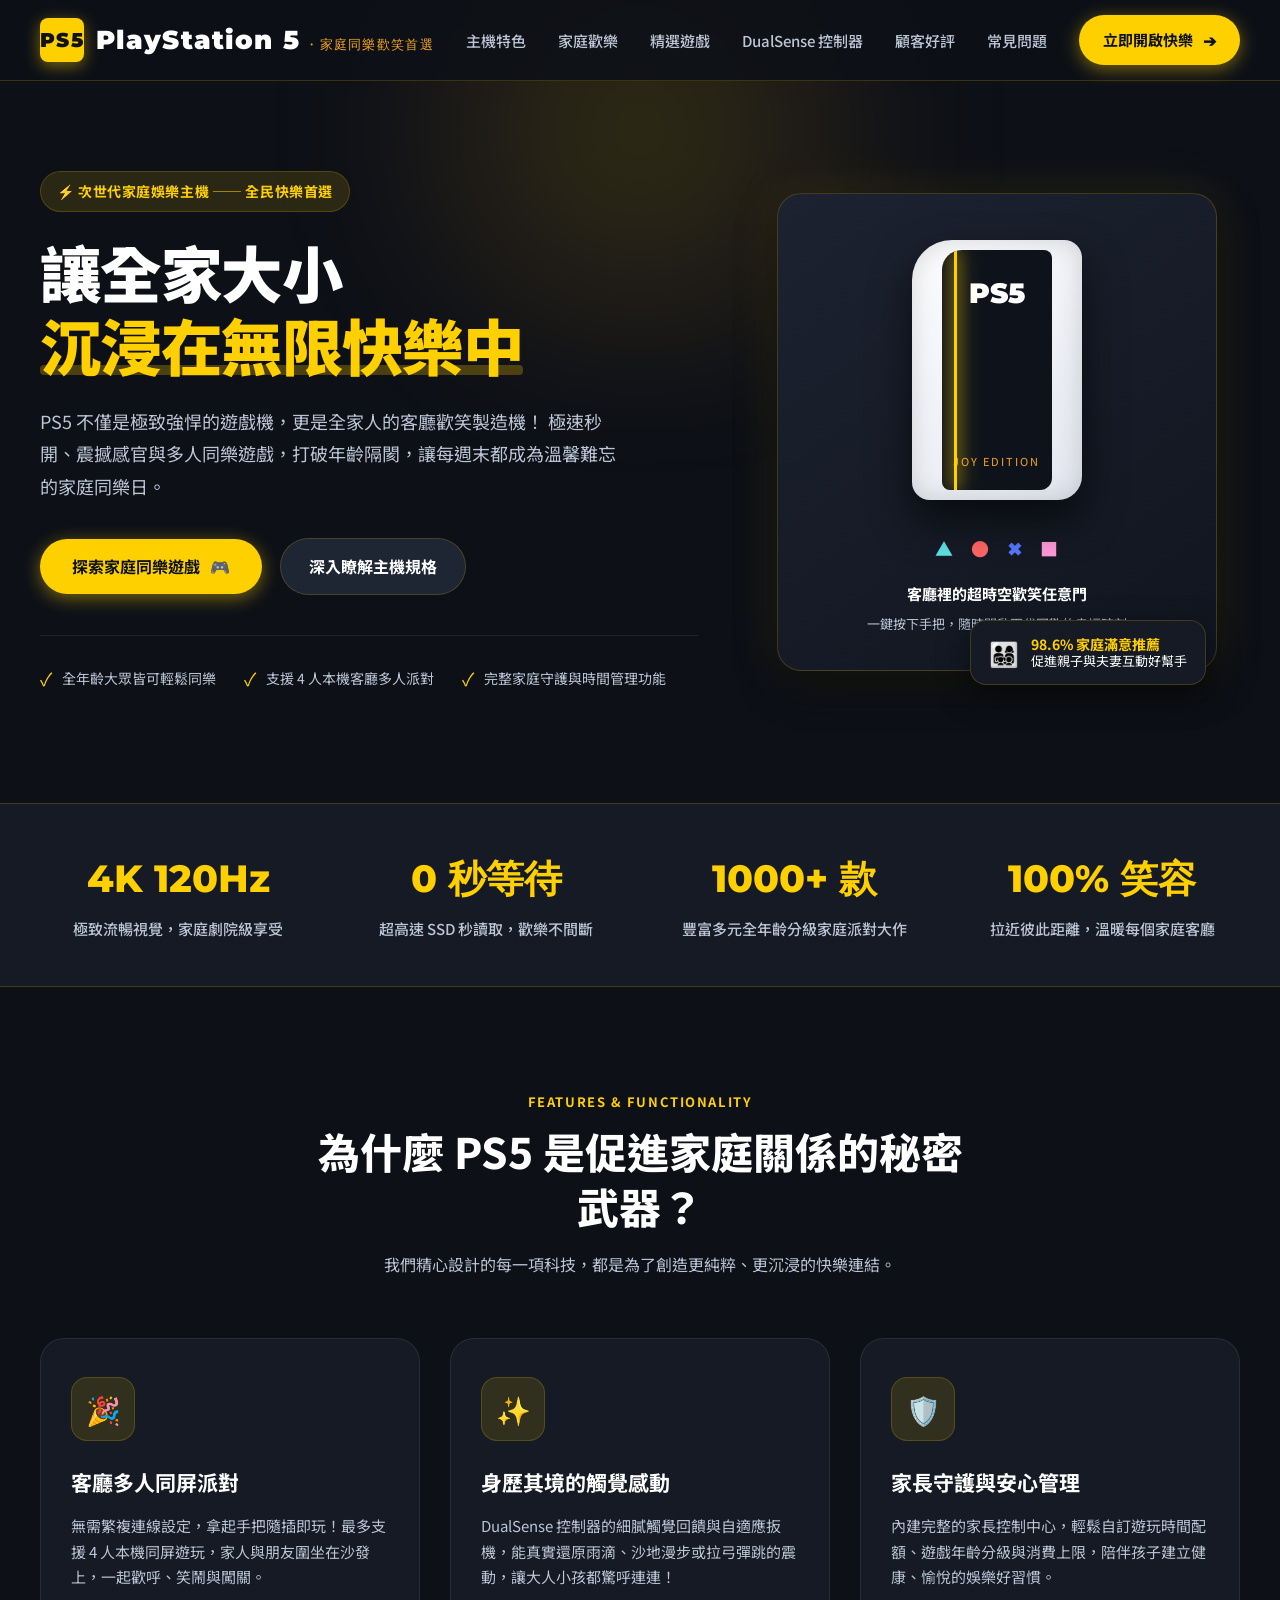
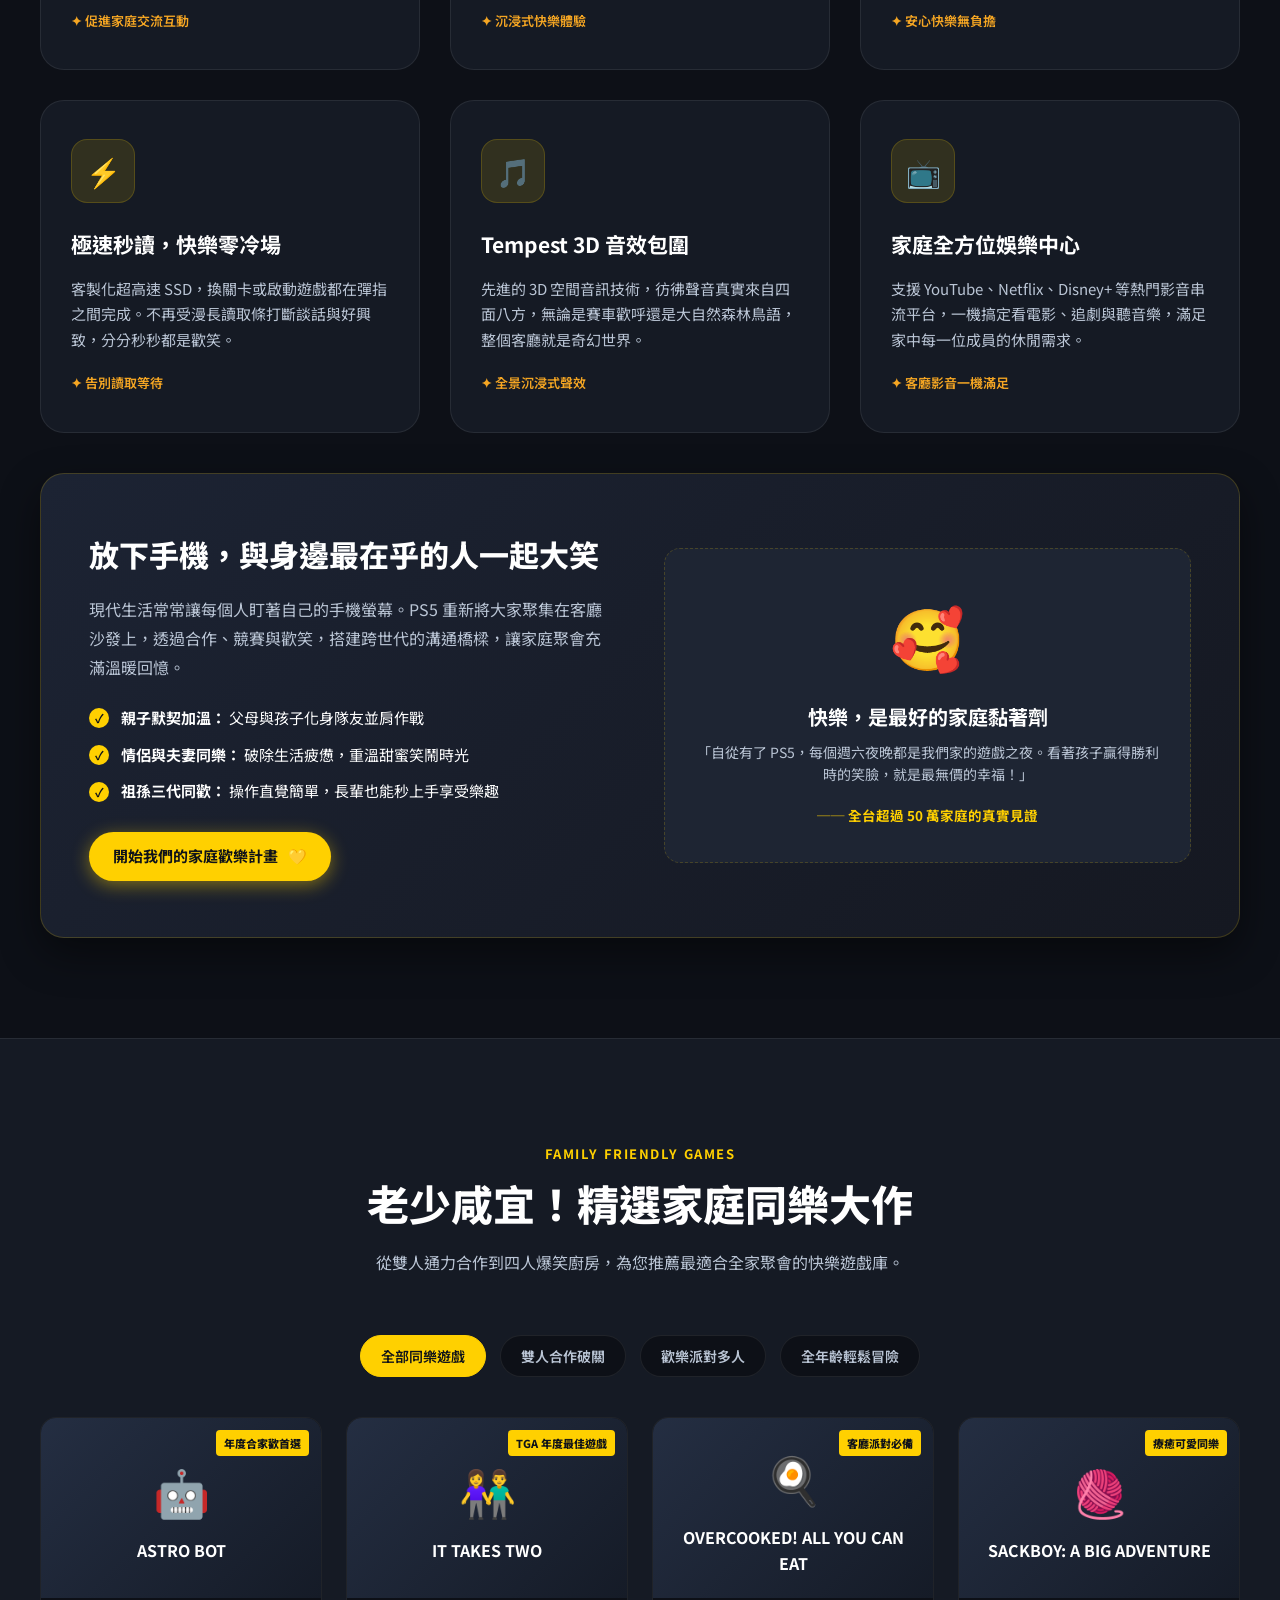
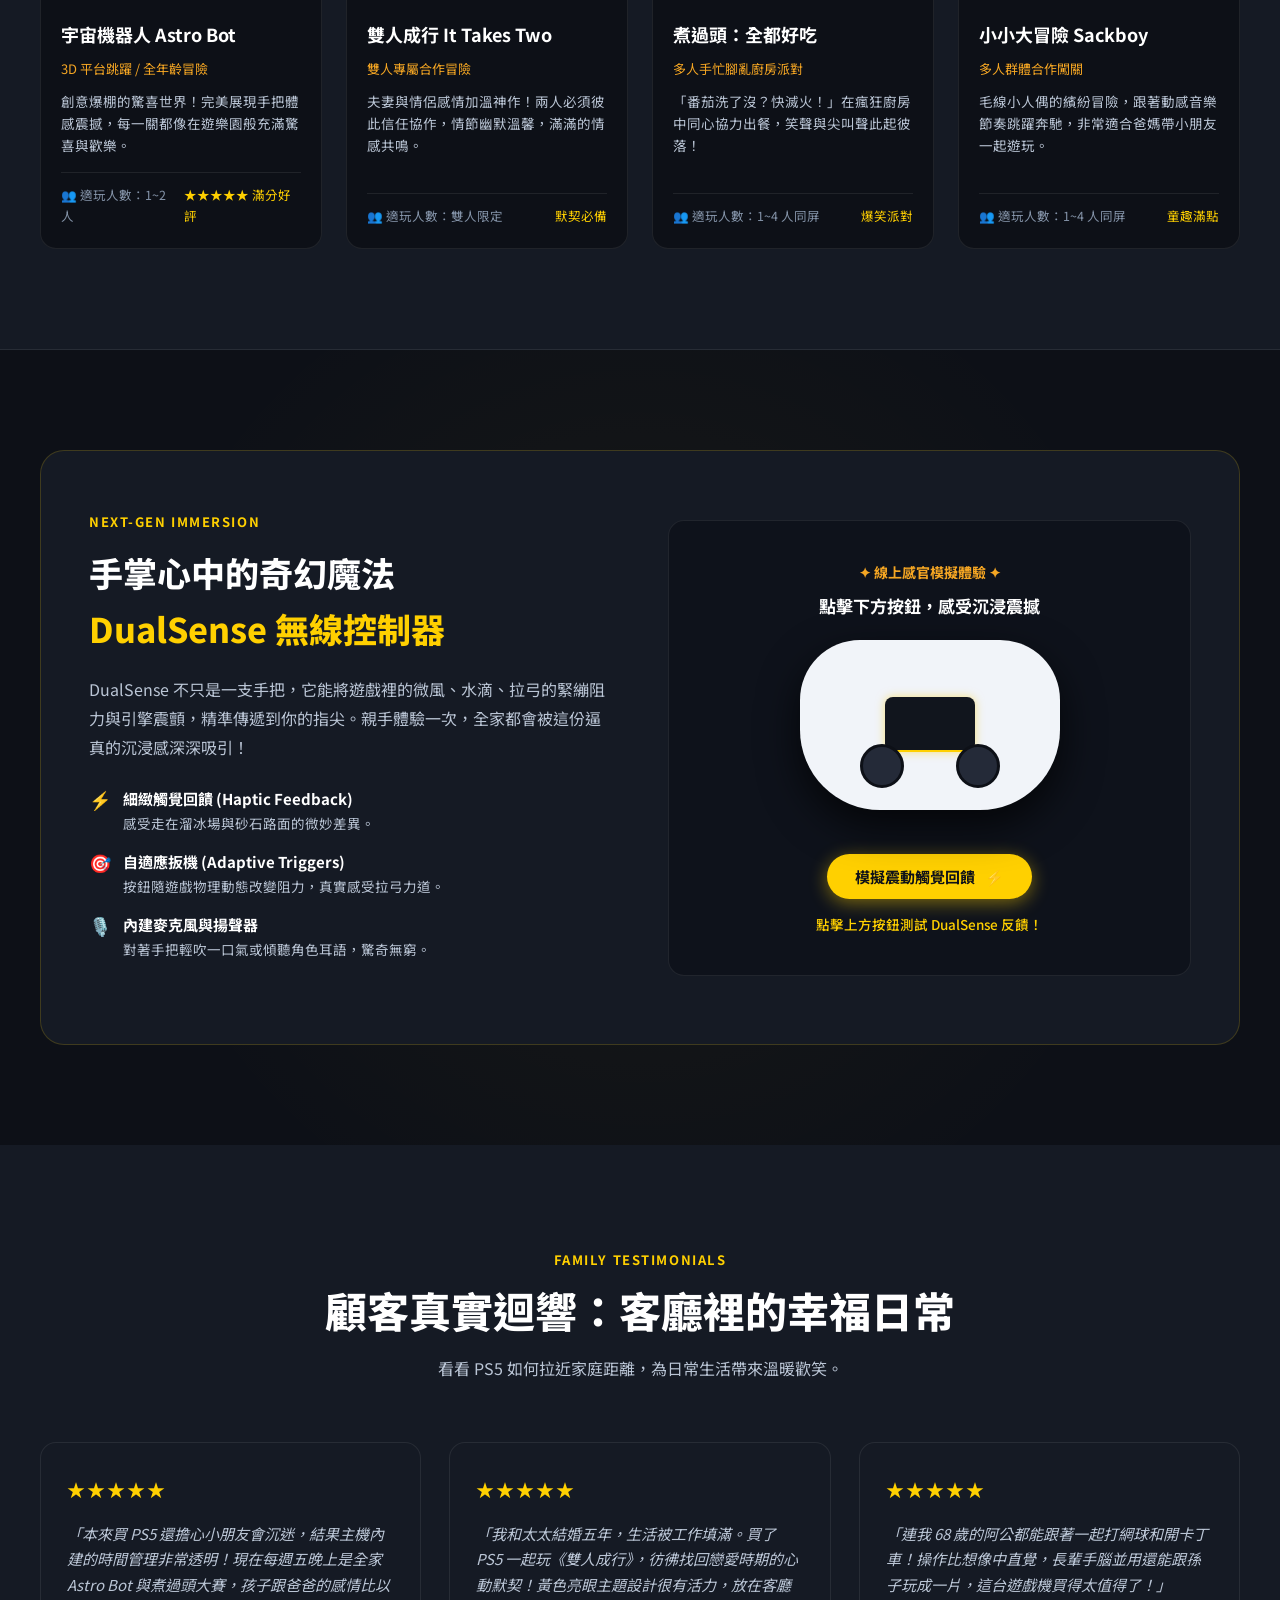
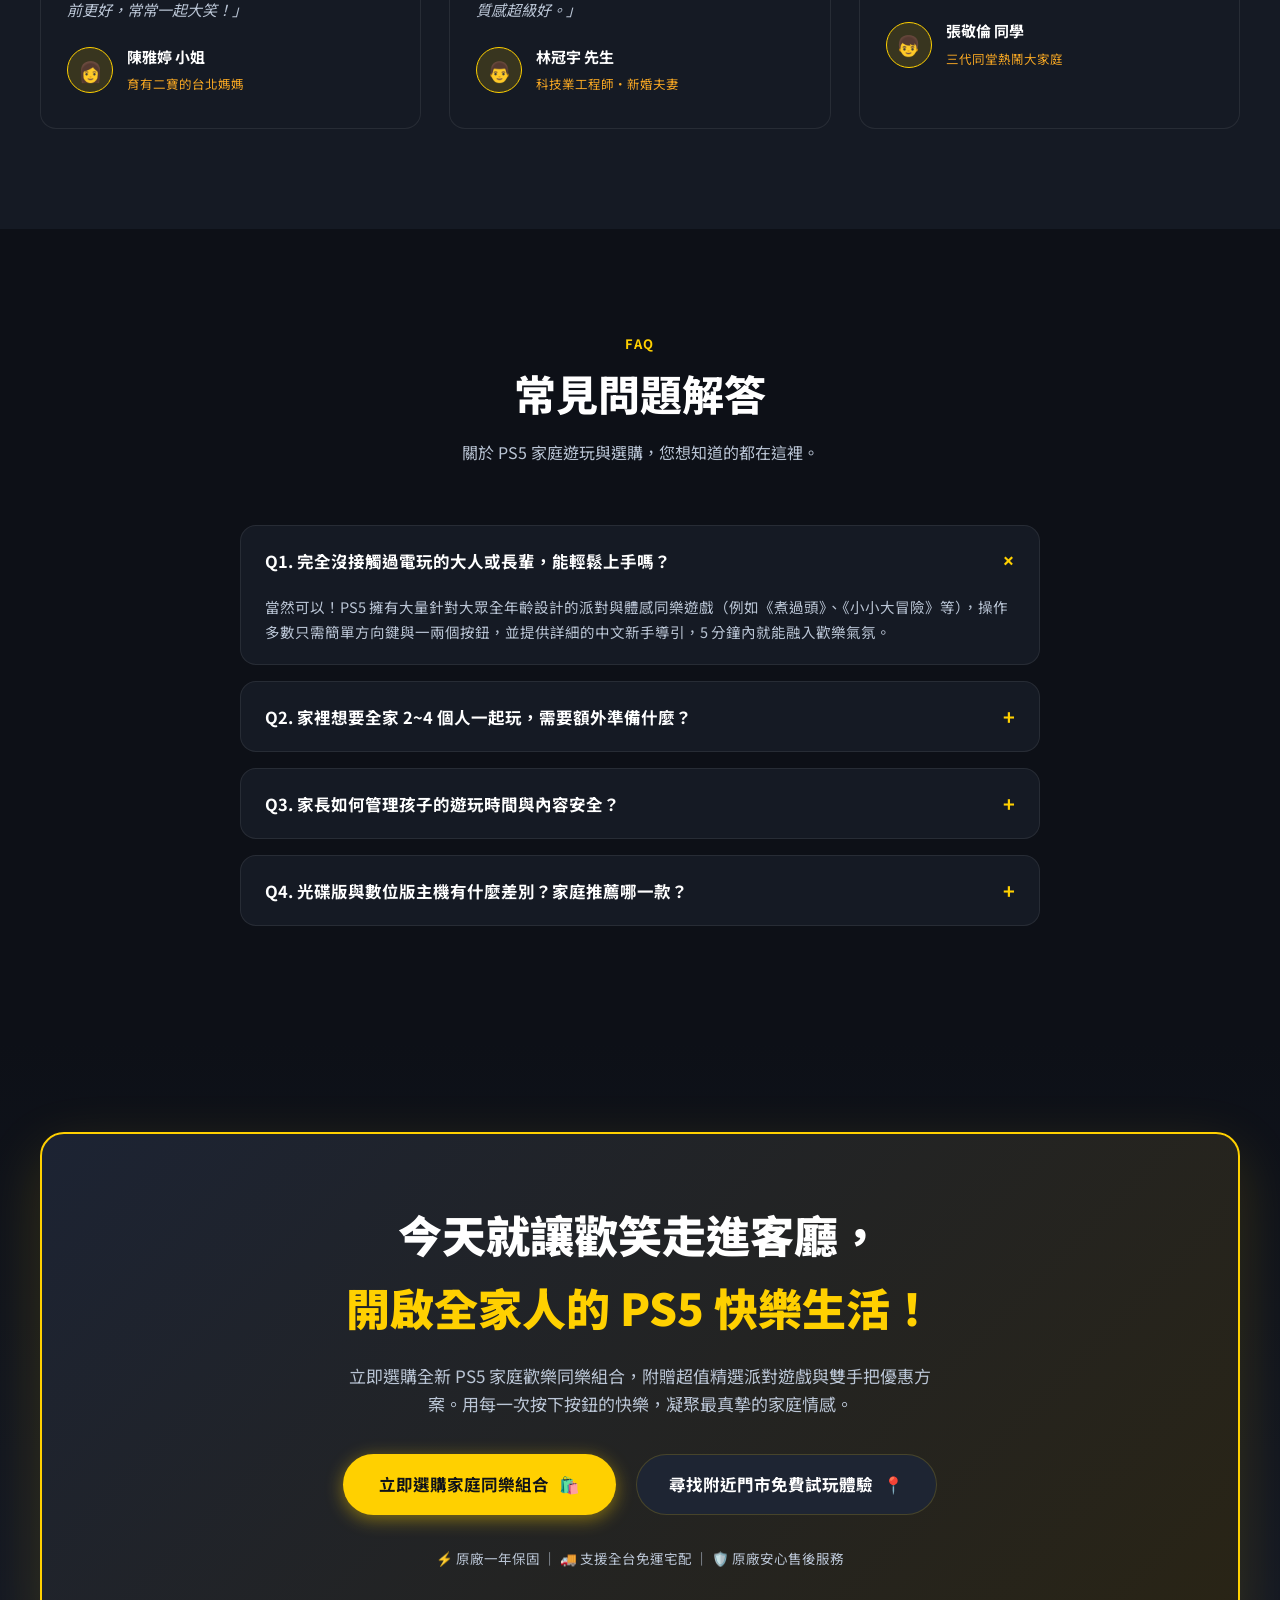
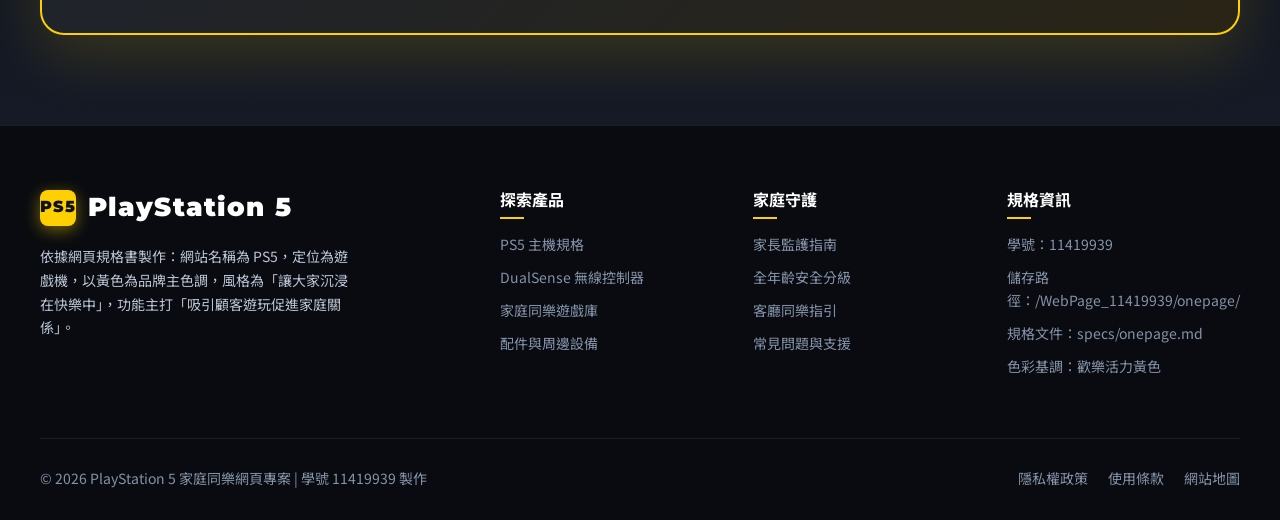
<file: onepage/index.html>
<!DOCTYPE html>
<html lang="zh-Hant">
<head>
  <meta charset="UTF-8">
  <meta name="viewport" content="width=device-width, initial-scale=1.0">
  <meta name="description" content="PS5 次世代遊戲機 - 讓大家沉浸在快樂中！促進家庭關係與歡樂同樂的最佳客廳娛樂中心。">
  <title>PS5 遊戲機 ── 讓大家沉浸在快樂中 | 家庭娛樂與同樂首選</title>
  <link rel="preconnect" href="https://fonts.googleapis.com">
  <link rel="preconnect" href="https://fonts.gstatic.com" crossorigin>
  <link href="https://fonts.googleapis.com/css2?family=Montserrat:wght@600;700;800;900&family=Noto+Sans+TC:wght@400;500;700;900&family=Fredoka:wght@500;600;700&display=swap" rel="stylesheet">
  <style>
    :root {
      /* 品牌主色調：黃色系列 (活力、快樂、溫暖、沉浸) */
      --primary-yellow: #FFD000;
      --primary-yellow-hover: #FFE033;
      --primary-yellow-light: #FFF8D6;
      --primary-yellow-glow: rgba(255, 208, 0, 0.45);
      --accent-gold: #F5A623;
      
      /* 背景與暗色階：科技黑、夜空藍黑，襯托亮黃 */
      --bg-dark: #0D1017;
      --bg-surface: #151A24;
      --bg-surface-elevated: #1E2533;
      --bg-card: #202738;
      --border-subtle: rgba(255, 208, 0, 0.18);
      --border-light: rgba(255, 255, 255, 0.08);

      /* 文字與前景色彩 */
      --text-main: #FFFFFF;
      --text-sub: #BAC5D5;
      --text-muted: #8493A8;
      --text-dark: #0F1219;

      /* 陰影與圓角 */
      --radius-sm: 8px;
      --radius-md: 16px;
      --radius-lg: 24px;
      --radius-full: 9999px;
      --shadow-yellow: 0 12px 36px rgba(255, 208, 0, 0.28);
      --shadow-card: 0 16px 40px rgba(0, 0, 0, 0.45);

      --container-width: 1200px;
    }

    * {
      box-sizing: border-box;
      margin: 0;
      padding: 0;
    }

    html {
      scroll-behavior: smooth;
    }

    body {
      background-color: var(--bg-dark);
      color: var(--text-main);
      font-family: 'Noto Sans TC', sans-serif;
      line-height: 1.65;
      overflow-x: hidden;
      -webkit-font-smoothing: antialiased;
    }

    a {
      text-decoration: none;
      color: inherit;
      transition: all 0.25s ease;
    }

    button {
      font-family: inherit;
      cursor: pointer;
      border: none;
      outline: none;
    }

    :focus-visible {
      outline: 2px solid var(--primary-yellow);
      outline-offset: 3px;
    }

    .container {
      width: min(var(--container-width), calc(100% - 48px));
      margin: 0 auto;
    }

    /* 頂部光暈背景裝飾 */
    .ambient-glow {
      position: absolute;
      top: -120px;
      left: 50%;
      transform: translateX(-50%);
      width: 700px;
      height: 500px;
      background: radial-gradient(circle, rgba(255, 208, 0, 0.16) 0%, rgba(245, 166, 35, 0.08) 40%, transparent 70%);
      pointer-events: none;
      z-index: 0;
      filter: blur(60px);
    }

    /* ---------- 導航欄 (Navigation) ---------- */
    .site-header {
      position: sticky;
      top: 0;
      z-index: 100;
      background: rgba(13, 16, 23, 0.88);
      backdrop-filter: blur(14px);
      -webkit-backdrop-filter: blur(14px);
      border-bottom: 1px solid var(--border-subtle);
    }

    .nav-inner {
      display: flex;
      align-items: center;
      justify-content: space-between;
      height: 80px;
    }

    .brand-logo {
      display: flex;
      align-items: center;
      gap: 12px;
      font-family: 'Montserrat', sans-serif;
      font-size: 26px;
      font-weight: 900;
      letter-spacing: 0.05em;
      color: #fff;
    }

    .logo-badge {
      display: inline-flex;
      align-items: center;
      justify-content: center;
      width: 44px;
      height: 44px;
      background: var(--primary-yellow);
      color: var(--text-dark);
      border-radius: var(--radius-sm);
      font-weight: 900;
      font-size: 20px;
      box-shadow: 0 4px 16px var(--primary-yellow-glow);
    }

    .brand-logo span.tagline {
      font-size: 13px;
      font-weight: 500;
      color: var(--accent-gold);
      letter-spacing: 0.1em;
      margin-left: -4px;
    }

    .nav-menu {
      display: flex;
      align-items: center;
      gap: 32px;
      list-style: none;
    }

    .nav-link {
      font-size: 15px;
      font-weight: 500;
      color: var(--text-sub);
      position: relative;
      padding: 6px 0;
    }

    .nav-link:hover {
      color: var(--primary-yellow);
    }

    .nav-link::after {
      content: '';
      position: absolute;
      bottom: 0;
      left: 0;
      width: 0;
      height: 2px;
      background: var(--primary-yellow);
      transition: width 0.25s ease;
    }

    .nav-link:hover::after {
      width: 100%;
    }

    .nav-actions {
      display: flex;
      align-items: center;
      gap: 16px;
    }

    /* 按鈕樣式 */
    .btn {
      display: inline-flex;
      align-items: center;
      justify-content: center;
      gap: 10px;
      padding: 12px 24px;
      font-size: 15px;
      font-weight: 700;
      border-radius: var(--radius-full);
      transition: all 0.25s cubic-bezier(0.2, 0.8, 0.2, 1);
    }

    .btn-primary {
      background: var(--primary-yellow);
      color: var(--text-dark);
      box-shadow: 0 4px 18px var(--primary-yellow-glow);
    }

    .btn-primary:hover {
      background: var(--primary-yellow-hover);
      transform: translateY(-2px);
      box-shadow: 0 8px 24px var(--primary-yellow-glow);
    }

    .btn-secondary {
      background: var(--bg-surface-elevated);
      color: var(--text-main);
      border: 1px solid var(--border-subtle);
    }

    .btn-secondary:hover {
      background: var(--bg-card);
      border-color: var(--primary-yellow);
      color: var(--primary-yellow);
      transform: translateY(-2px);
    }

    /* ---------- HERO 橫幅專區 ---------- */
    .hero {
      position: relative;
      padding: 90px 0 110px;
      overflow: hidden;
    }

    .hero-grid {
      display: grid;
      grid-template-columns: 1.15fr 0.85fr;
      align-items: center;
      gap: 56px;
    }

    .hero-tag {
      display: inline-flex;
      align-items: center;
      gap: 8px;
      padding: 8px 16px;
      background: rgba(255, 208, 0, 0.12);
      border: 1px solid var(--border-subtle);
      border-radius: var(--radius-full);
      color: var(--primary-yellow);
      font-size: 14px;
      font-weight: 700;
      letter-spacing: 0.04em;
      margin-bottom: 24px;
    }

    .hero-title {
      font-size: clamp(38px, 4.8vw, 62px);
      font-weight: 900;
      line-height: 1.18;
      letter-spacing: -0.01em;
      margin-bottom: 24px;
    }

    .hero-title .highlight {
      color: var(--primary-yellow);
      position: relative;
      display: inline-block;
    }

    .hero-title .highlight::after {
      content: '';
      position: absolute;
      left: 0;
      bottom: 6px;
      width: 100%;
      height: 10px;
      background: rgba(255, 208, 0, 0.25);
      z-index: -1;
      border-radius: 4px;
    }

    .hero-desc {
      font-size: 18px;
      color: var(--text-sub);
      max-width: 580px;
      line-height: 1.8;
      margin-bottom: 36px;
    }

    .hero-cta-group {
      display: flex;
      flex-wrap: wrap;
      align-items: center;
      gap: 18px;
      margin-bottom: 40px;
    }

    .hero-features-strip {
      display: flex;
      flex-wrap: wrap;
      gap: 28px;
      padding-top: 28px;
      border-top: 1px solid var(--border-light);
    }

    .strip-item {
      display: flex;
      align-items: center;
      gap: 10px;
      font-size: 14px;
      color: var(--text-sub);
    }

    .strip-item .icon {
      color: var(--primary-yellow);
      font-size: 18px;
    }

    /* 遊戲主機視覺互動卡片 */
    .hero-visual {
      position: relative;
      display: flex;
      justify-content: center;
      align-items: center;
    }

    .console-card {
      position: relative;
      width: 100%;
      max-width: 440px;
      background: linear-gradient(145deg, #1C2230 0%, #11151F 100%);
      border: 1px solid var(--border-subtle);
      border-radius: var(--radius-lg);
      padding: 36px 30px;
      box-shadow: var(--shadow-card), 0 0 50px rgba(255, 208, 0, 0.12);
      text-align: center;
      transition: transform 0.4s ease;
    }

    .console-card:hover {
      transform: translateY(-6px);
    }

    .console-mockup {
      width: 100%;
      height: 280px;
      margin: 0 auto 24px;
      display: flex;
      align-items: center;
      justify-content: center;
      position: relative;
    }

    /* 主機幾何造型 */
    .console-body {
      position: relative;
      width: 170px;
      height: 260px;
      background: linear-gradient(135deg, #FDFDFE 0%, #E2E6EF 100%);
      border-radius: 40px 18px 24px 18px;
      box-shadow: inset 0 0 25px rgba(0, 0, 0, 0.15), 0 20px 40px rgba(0, 0, 0, 0.6);
      display: flex;
      align-items: center;
      justify-content: center;
    }

    .console-core {
      width: 110px;
      height: 240px;
      background: #0E121B;
      border-radius: 20px 8px 12px 8px;
      position: relative;
      display: flex;
      flex-direction: column;
      align-items: center;
      justify-content: space-between;
      padding: 20px 0;
      overflow: hidden;
    }

    .console-led {
      width: 3px;
      height: 100%;
      position: absolute;
      top: 0;
      left: 12px;
      background: var(--primary-yellow);
      box-shadow: 0 0 14px var(--primary-yellow), 0 0 24px var(--primary-yellow);
    }

    .console-logo-icon {
      font-size: 28px;
      color: #fff;
      font-weight: 900;
      font-family: 'Montserrat', sans-serif;
    }

    .controller-badge {
      position: absolute;
      bottom: -15px;
      right: 10px;
      background: var(--bg-surface);
      border: 1px solid var(--border-subtle);
      border-radius: var(--radius-md);
      padding: 12px 18px;
      display: flex;
      align-items: center;
      gap: 12px;
      box-shadow: 0 10px 30px rgba(0, 0, 0, 0.5);
    }

    .controller-badge .badge-icon {
      font-size: 24px;
      color: var(--primary-yellow);
    }

    .controller-badge .badge-text {
      text-align: left;
      font-size: 13px;
      line-height: 1.3;
    }

    .controller-badge .badge-text strong {
      display: block;
      color: var(--primary-yellow);
      font-size: 14px;
    }

    /* 手把四大符號裝飾 (△ ◯ ✕ ▢) */
    .shape-symbols {
      display: flex;
      justify-content: center;
      gap: 18px;
      margin-top: 15px;
      font-size: 18px;
      font-weight: bold;
    }

    .shape-triangle { color: #5CE1E6; }
    .shape-circle { color: #FF6666; }
    .shape-cross { color: #5478FF; }
    .shape-square { color: #FF99D7; }

    /* ---------- 特色數據橫條 (Highlight Bar) ---------- */
    .stats-bar {
      background: var(--bg-surface);
      border-top: 1px solid var(--border-subtle);
      border-bottom: 1px solid var(--border-subtle);
      padding: 44px 0;
    }

    .stats-grid {
      display: grid;
      grid-template-columns: repeat(4, 1fr);
      gap: 32px;
      text-align: center;
    }

    .stat-number {
      font-family: 'Montserrat', sans-serif;
      font-size: 38px;
      font-weight: 800;
      color: var(--primary-yellow);
      margin-bottom: 6px;
    }

    .stat-label {
      font-size: 15px;
      color: var(--text-sub);
      font-weight: 500;
    }

    /* ---------- 核心特色區塊 (Why PS5 for Family) ---------- */
    .section {
      padding: 100px 0;
      position: relative;
    }

    .section-header {
      text-align: center;
      max-width: 680px;
      margin: 0 auto 60px;
    }

    .section-eyebrow {
      display: inline-block;
      color: var(--primary-yellow);
      font-size: 13px;
      font-weight: 700;
      letter-spacing: 0.12em;
      text-transform: uppercase;
      margin-bottom: 12px;
    }

    .section-title {
      font-size: clamp(28px, 3.5vw, 42px);
      font-weight: 800;
      line-height: 1.3;
      margin-bottom: 18px;
    }

    .section-desc {
      font-size: 16px;
      color: var(--text-sub);
    }

    .features-grid {
      display: grid;
      grid-template-columns: repeat(3, 1fr);
      gap: 30px;
    }

    .feature-card {
      background: var(--bg-surface);
      border: 1px solid var(--border-light);
      border-radius: var(--radius-lg);
      padding: 38px 30px;
      transition: all 0.3s ease;
      display: flex;
      flex-direction: column;
      position: relative;
      overflow: hidden;
    }

    .feature-card::before {
      content: '';
      position: absolute;
      top: 0;
      left: 0;
      width: 100%;
      height: 4px;
      background: transparent;
      transition: background 0.3s ease;
    }

    .feature-card:hover {
      transform: translateY(-8px);
      border-color: var(--border-subtle);
      box-shadow: 0 20px 40px rgba(0, 0, 0, 0.4);
    }

    .feature-card:hover::before {
      background: var(--primary-yellow);
    }

    .feature-icon-wrapper {
      width: 64px;
      height: 64px;
      background: rgba(255, 208, 0, 0.12);
      border: 1px solid var(--border-subtle);
      border-radius: var(--radius-md);
      display: flex;
      align-items: center;
      justify-content: center;
      font-size: 28px;
      color: var(--primary-yellow);
      margin-bottom: 24px;
    }

    .feature-title {
      font-size: 21px;
      font-weight: 700;
      margin-bottom: 14px;
      color: var(--text-main);
    }

    .feature-desc {
      font-size: 15px;
      color: var(--text-sub);
      line-height: 1.7;
      margin-bottom: 20px;
      flex-grow: 1;
    }

    .feature-tag {
      font-size: 13px;
      font-weight: 600;
      color: var(--accent-gold);
    }

    /* ---------- 家庭歡樂體驗專區 (Family Moments) ---------- */
    .family-banner {
      background: linear-gradient(135deg, #1C2333 0%, #151821 100%);
      border: 1px solid var(--border-subtle);
      border-radius: var(--radius-lg);
      padding: 56px 48px;
      display: grid;
      grid-template-columns: 1fr 1fr;
      align-items: center;
      gap: 48px;
      margin-top: 40px;
      box-shadow: var(--shadow-card);
    }

    .family-content h3 {
      font-size: 30px;
      font-weight: 800;
      margin-bottom: 16px;
      color: #fff;
    }

    .family-content p {
      font-size: 16px;
      color: var(--text-sub);
      margin-bottom: 24px;
      line-height: 1.8;
    }

    .family-list {
      list-style: none;
      margin-bottom: 28px;
    }

    .family-list li {
      display: flex;
      align-items: center;
      gap: 12px;
      font-size: 15px;
      color: var(--text-main);
      margin-bottom: 12px;
    }

    .family-list li .bullet {
      width: 20px;
      height: 20px;
      background: var(--primary-yellow);
      color: var(--text-dark);
      border-radius: 50%;
      display: flex;
      align-items: center;
      justify-content: center;
      font-size: 12px;
      font-weight: bold;
    }

    .family-graphic {
      background: var(--bg-surface-elevated);
      border: 1px dashed var(--border-subtle);
      border-radius: var(--radius-md);
      padding: 36px 30px;
      text-align: center;
    }

    .family-graphic .joy-emoji {
      font-size: 60px;
      margin-bottom: 16px;
      display: inline-block;
      animation: bounce 2s infinite ease-in-out;
    }

    @keyframes bounce {
      0%, 100% { transform: translateY(0); }
      50% { transform: translateY(-8px); }
    }

    /* ---------- 家庭熱門同樂遊戲展示 ---------- */
    .games-section {
      background: var(--bg-surface);
      border-top: 1px solid var(--border-light);
      border-bottom: 1px solid var(--border-light);
    }

    .games-filter {
      display: flex;
      justify-content: center;
      gap: 14px;
      margin-bottom: 40px;
      flex-wrap: wrap;
    }

    .filter-btn {
      padding: 10px 20px;
      border-radius: var(--radius-full);
      background: var(--bg-dark);
      color: var(--text-sub);
      font-size: 14px;
      font-weight: 600;
      border: 1px solid var(--border-light);
      transition: all 0.25s ease;
    }

    .filter-btn:hover, .filter-btn.active {
      background: var(--primary-yellow);
      color: var(--text-dark);
      border-color: var(--primary-yellow);
    }

    .games-grid {
      display: grid;
      grid-template-columns: repeat(4, 1fr);
      gap: 24px;
    }

    .game-card {
      background: var(--bg-dark);
      border: 1px solid var(--border-light);
      border-radius: var(--radius-md);
      overflow: hidden;
      transition: all 0.3s ease;
      display: flex;
      flex-direction: column;
    }

    .game-card:hover {
      transform: translateY(-6px);
      border-color: var(--primary-yellow);
      box-shadow: 0 14px 30px rgba(0, 0, 0, 0.5);
    }

    .game-cover {
      height: 180px;
      background: linear-gradient(135deg, #242E42 0%, #151B27 100%);
      display: flex;
      flex-direction: column;
      align-items: center;
      justify-content: center;
      position: relative;
      padding: 20px;
      text-align: center;
    }

    .game-cover-icon {
      font-size: 46px;
      margin-bottom: 8px;
    }

    .game-badge {
      position: absolute;
      top: 12px;
      right: 12px;
      background: var(--primary-yellow);
      color: var(--text-dark);
      font-size: 11px;
      font-weight: 800;
      padding: 4px 8px;
      border-radius: 4px;
    }

    .game-info {
      padding: 22px 20px;
      flex-grow: 1;
      display: flex;
      flex-direction: column;
    }

    .game-title {
      font-size: 18px;
      font-weight: 700;
      margin-bottom: 8px;
      color: #fff;
    }

    .game-genre {
      font-size: 13px;
      color: var(--accent-gold);
      margin-bottom: 12px;
    }

    .game-desc {
      font-size: 13.5px;
      color: var(--text-sub);
      line-height: 1.6;
      margin-bottom: 16px;
      flex-grow: 1;
    }

    .game-players {
      display: flex;
      align-items: center;
      gap: 6px;
      font-size: 12.5px;
      color: var(--text-muted);
      border-top: 1px solid var(--border-light);
      padding-top: 12px;
    }

    /* ---------- DualSense 互動控制器特色 ---------- */
    .controller-section {
      padding: 100px 0;
      background: radial-gradient(circle at center, rgba(255, 208, 0, 0.05) 0%, transparent 70%);
    }

    .controller-box {
      background: var(--bg-surface);
      border: 1px solid var(--border-subtle);
      border-radius: var(--radius-lg);
      padding: 56px 48px;
      display: grid;
      grid-template-columns: 1fr 1fr;
      align-items: center;
      gap: 56px;
    }

    .controller-demo-wrap {
      background: #0E121B;
      border-radius: var(--radius-md);
      padding: 40px 30px;
      text-align: center;
      border: 1px solid var(--border-light);
    }

    .interactive-controller {
      position: relative;
      display: inline-block;
      margin: 20px 0;
    }

    .controller-art {
      width: 260px;
      height: 170px;
      background: #F1F4F9;
      border-radius: 60px 60px 80px 80px;
      position: relative;
      margin: 0 auto;
      box-shadow: 0 16px 40px rgba(0, 0, 0, 0.7);
      display: flex;
      align-items: center;
      justify-content: center;
      transition: transform 0.1s ease;
    }

    .touchpad {
      width: 90px;
      height: 55px;
      background: #11151D;
      border-radius: 8px;
      border-bottom: 2px solid var(--primary-yellow);
      box-shadow: 0 0 10px rgba(255, 208, 0, 0.5);
    }

    .stick-left, .stick-right {
      position: absolute;
      bottom: 22px;
      width: 44px;
      height: 44px;
      background: #242A38;
      border-radius: 50%;
      border: 3px solid #0D1017;
    }

    .stick-left { left: 60px; }
    .stick-right { right: 60px; }

    .controller-pulse-btn {
      margin-top: 24px;
      background: var(--primary-yellow);
      color: var(--text-dark);
      padding: 12px 28px;
      font-weight: 700;
      border-radius: var(--radius-full);
      box-shadow: 0 4px 18px var(--primary-yellow-glow);
      transition: all 0.25s ease;
    }

    .controller-pulse-btn:hover {
      transform: scale(1.05);
      background: var(--primary-yellow-hover);
    }

    .controller-feedback-text {
      margin-top: 14px;
      font-size: 13.5px;
      color: var(--primary-yellow);
      min-height: 20px;
      font-weight: 500;
    }

    /* ---------- 家長與家庭口碑回饋 (Testimonials) ---------- */
    .reviews-grid {
      display: grid;
      grid-template-columns: repeat(3, 1fr);
      gap: 28px;
    }

    .review-card {
      background: var(--bg-surface);
      border: 1px solid var(--border-light);
      border-radius: var(--radius-md);
      padding: 32px 26px;
      position: relative;
    }

    .stars {
      color: var(--primary-yellow);
      font-size: 18px;
      margin-bottom: 16px;
      letter-spacing: 2px;
    }

    .review-quote {
      font-size: 15px;
      color: var(--text-sub);
      line-height: 1.7;
      margin-bottom: 22px;
      font-style: italic;
    }

    .reviewer-info {
      display: flex;
      align-items: center;
      gap: 14px;
    }

    .reviewer-avatar {
      width: 46px;
      height: 46px;
      border-radius: 50%;
      background: rgba(255, 208, 0, 0.15);
      border: 1px solid var(--primary-yellow);
      display: flex;
      align-items: center;
      justify-content: center;
      font-size: 20px;
    }

    .reviewer-meta strong {
      display: block;
      color: #fff;
      font-size: 15px;
    }

    .reviewer-meta span {
      font-size: 12.5px;
      color: var(--accent-gold);
    }

    /* ---------- 常見問題 FAQ ---------- */
    .faq-wrapper {
      max-width: 800px;
      margin: 0 auto;
    }

    .faq-item {
      background: var(--bg-surface);
      border: 1px solid var(--border-light);
      border-radius: var(--radius-md);
      margin-bottom: 16px;
      overflow: hidden;
      transition: border-color 0.25s ease;
    }

    .faq-item:hover {
      border-color: var(--border-subtle);
    }

    .faq-question {
      width: 100%;
      text-align: left;
      padding: 20px 24px;
      background: transparent;
      color: #fff;
      font-size: 16.5px;
      font-weight: 700;
      display: flex;
      justify-content: space-between;
      align-items: center;
    }

    .faq-toggle-icon {
      color: var(--primary-yellow);
      font-size: 20px;
      transition: transform 0.3s ease;
    }

    .faq-answer {
      padding: 0 24px 20px;
      font-size: 14.5px;
      color: var(--text-sub);
      line-height: 1.7;
      display: none;
    }

    .faq-item.open .faq-answer {
      display: block;
    }

    .faq-item.open .faq-toggle-icon {
      transform: rotate(45deg);
    }

    /* ---------- 底部行動呼籲 (Call To Action) ---------- */
    .cta-section {
      padding: 90px 0;
      background: linear-gradient(180deg, var(--bg-dark) 0%, #151A26 100%);
    }

    .cta-card {
      background: linear-gradient(135deg, #1C2333 0%, #292415 100%);
      border: 2px solid var(--primary-yellow);
      border-radius: var(--radius-lg);
      padding: 64px 40px;
      text-align: center;
      box-shadow: 0 20px 60px rgba(255, 208, 0, 0.16);
      position: relative;
      overflow: hidden;
    }

    .cta-title {
      font-size: clamp(30px, 4vw, 44px);
      font-weight: 900;
      margin-bottom: 18px;
      color: #fff;
    }

    .cta-title span {
      color: var(--primary-yellow);
    }

    .cta-desc {
      font-size: 17px;
      color: var(--text-sub);
      max-width: 600px;
      margin: 0 auto 36px;
    }

    /* ---------- 頁尾 Footer ---------- */
    .site-footer {
      background: #090B10;
      border-top: 1px solid var(--border-light);
      padding: 60px 0 30px;
      color: var(--text-muted);
      font-size: 14px;
    }

    .footer-grid {
      display: grid;
      grid-template-columns: 2fr 1fr 1fr 1fr;
      gap: 48px;
      margin-bottom: 50px;
    }

    .footer-brand-desc {
      margin-top: 16px;
      max-width: 320px;
      line-height: 1.7;
      color: var(--text-sub);
    }

    .footer-col h4 {
      color: #fff;
      font-size: 16px;
      font-weight: 700;
      margin-bottom: 20px;
      position: relative;
    }

    .footer-col h4::after {
      content: '';
      position: absolute;
      bottom: -6px;
      left: 0;
      width: 24px;
      height: 2px;
      background: var(--primary-yellow);
    }

    .footer-links {
      list-style: none;
    }

    .footer-links li {
      margin-bottom: 10px;
    }

    .footer-links a:hover {
      color: var(--primary-yellow);
    }

    .footer-bottom {
      border-top: 1px solid var(--border-light);
      padding-top: 28px;
      display: flex;
      justify-content: space-between;
      align-items: center;
      flex-wrap: wrap;
      gap: 16px;
    }

    /* ---------- 響應式微調 (Responsive) ---------- */
    @media (max-width: 992px) {
      .hero-grid {
        grid-template-columns: 1fr;
        text-align: center;
      }
      .hero-desc {
        margin: 0 auto 36px;
      }
      .hero-cta-group {
        justify-content: center;
      }
      .hero-features-strip {
        justify-content: center;
      }
      .features-grid {
        grid-template-columns: 1fr 1fr;
      }
      .family-banner {
        grid-template-columns: 1fr;
      }
      .controller-box {
        grid-template-columns: 1fr;
      }
      .games-grid {
        grid-template-columns: 1fr 1fr;
      }
      .stats-grid {
        grid-template-columns: 1fr 1fr;
      }
      .footer-grid {
        grid-template-columns: 1fr 1fr;
      }
    }

    @media (max-width: 768px) {
      .nav-menu {
        display: none;
      }
      .features-grid {
        grid-template-columns: 1fr;
      }
      .reviews-grid {
        grid-template-columns: 1fr;
      }
      .games-grid {
        grid-template-columns: 1fr;
      }
      .stats-grid {
        grid-template-columns: 1fr;
      }
      .footer-grid {
        grid-template-columns: 1fr;
      }
    }
  </style>
</head>
<body>

  <!-- 背景頂部光暈 -->
  <div class="ambient-glow"></div>

  <!-- 頂部導航欄 (Navigation) -->
  <header class="site-header">
    <div class="container nav-inner">
      <a href="#" class="brand-logo" aria-label="PS5 首頁">
        <span class="logo-badge">PS5</span>
        <div>
          <span>PlayStation 5</span>
          <span class="tagline">・家庭同樂歡笑首選</span>
        </div>
      </a>

      <nav aria-label="主要導覽">
        <ul class="nav-menu">
          <li><a href="#features" class="nav-link">主機特色</a></li>
          <li><a href="#family" class="nav-link">家庭歡樂</a></li>
          <li><a href="#games" class="nav-link">精選遊戲</a></li>
          <li><a href="#controller" class="nav-link">DualSense 控制器</a></li>
          <li><a href="#reviews" class="nav-link">顧客好評</a></li>
          <li><a href="#faq" class="nav-link">常見問題</a></li>
        </ul>
      </nav>

      <div class="nav-actions">
        <a href="#explore" class="btn btn-primary">
          <span>立即開啟快樂</span>
          <span style="font-size: 16px;">➔</span>
        </a>
      </div>
    </div>
  </header>

  <main>
    <!-- 主橫幅區塊 (Hero Section) -->
    <section class="hero">
      <div class="container hero-grid">
        <div class="hero-content">
          <div class="hero-tag">
            <span>⚡ 次世代家庭娛樂主機 ── 全民快樂首選</span>
          </div>
          <h1 class="hero-title">
            讓全家大小<br>
            <span class="highlight">沉浸在無限快樂中</span>
          </h1>
          <p class="hero-desc">
            PS5 不僅是極致強悍的遊戲機，更是全家人的客廳歡笑製造機！
            極速秒開、震撼感官與多人同樂遊戲，打破年齡隔閡，讓每週末都成為溫馨難忘的家庭同樂日。
          </p>

          <div class="hero-cta-group">
            <a href="#games" class="btn btn-primary" style="padding: 14px 32px; font-size: 16px;">
              <span>探索家庭同樂遊戲</span>
              <span>🎮</span>
            </a>
            <a href="#features" class="btn btn-secondary" style="padding: 14px 28px; font-size: 16px;">
              <span>深入瞭解主機規格</span>
            </a>
          </div>

          <div class="hero-features-strip">
            <div class="strip-item">
              <span class="icon">✓</span>
              <span>全年齡大眾皆可輕鬆同樂</span>
            </div>
            <div class="strip-item">
              <span class="icon">✓</span>
              <span>支援 4 人本機客廳多人派對</span>
            </div>
            <div class="strip-item">
              <span class="icon">✓</span>
              <span>完整家庭守護與時間管理功能</span>
            </div>
          </div>
        </div>

        <!-- 右側 PS5 主機擬真視覺與快樂徽章 -->
        <div class="hero-visual">
          <div class="console-card">
            <div class="console-mockup">
              <div class="console-body">
                <div class="console-core">
                  <div class="console-led"></div>
                  <div class="console-logo-icon">PS5</div>
                  <div style="font-size: 11px; color: var(--accent-gold); letter-spacing: 2px;">JOY EDITION</div>
                </div>
              </div>
            </div>
            
            <div class="shape-symbols">
              <span class="shape-triangle">▲</span>
              <span class="shape-circle">●</span>
              <span class="shape-cross">✖</span>
              <span class="shape-square">■</span>
            </div>

            <div style="margin-top: 18px; font-size: 15px; font-weight: 700; color: #fff;">
              客廳裡的超時空歡笑任意門
            </div>
            <p style="font-size: 13px; color: var(--text-sub); margin-top: 6px;">
              一鍵按下手把，隨時開啟兩代同歡的幸福時刻
            </p>

            <div class="controller-badge">
              <div class="badge-icon">👨‍👩‍👧‍👦</div>
              <div class="badge-text">
                <strong>98.6% 家庭滿意推薦</strong>
                <span>促進親子與夫妻互動好幫手</span>
              </div>
            </div>
          </div>
        </div>
      </div>
    </section>

    <!-- 關鍵數據與快樂保證橫條 (Stats) -->
    <section class="stats-bar" aria-label="核心數據優勢">
      <div class="container stats-grid">
        <div class="stat-item">
          <div class="stat-number">4K 120Hz</div>
          <div class="stat-label">極致流暢視覺，家庭劇院級享受</div>
        </div>
        <div class="stat-item">
          <div class="stat-number">0 秒等待</div>
          <div class="stat-label">超高速 SSD 秒讀取，歡樂不間斷</div>
        </div>
        <div class="stat-item">
          <div class="stat-number">1000+ 款</div>
          <div class="stat-label">豐富多元全年齡分級家庭派對大作</div>
        </div>
        <div class="stat-item">
          <div class="stat-number">100% 笑容</div>
          <div class="stat-label">拉近彼此距離，溫暖每個家庭客廳</div>
        </div>
      </div>
    </section>

    <!-- 核心用途與規格特色 (Features) -->
    <section id="features" class="section">
      <div class="container">
        <div class="section-header">
          <span class="section-eyebrow">FEATURES & FUNCTIONALITY</span>
          <h2 class="section-title">為什麼 PS5 是促進家庭關係的秘密武器？</h2>
          <p class="section-desc">我們精心設計的每一項科技，都是為了創造更純粹、更沉浸的快樂連結。</p>
        </div>

        <div class="features-grid">
          <!-- 特色 1 -->
          <article class="feature-card">
            <div class="feature-icon-wrapper">🎉</div>
            <h3 class="feature-title">客廳多人同屏派對</h3>
            <p class="feature-desc">
              無需繁複連線設定，拿起手把隨插即玩！最多支援 4 人本機同屏遊玩，家人與朋友圍坐在沙發上，一起歡呼、笑鬧與闖關。
            </p>
            <span class="feature-tag">✦ 促進家庭交流互動</span>
          </article>

          <!-- 特色 2 -->
          <article class="feature-card">
            <div class="feature-icon-wrapper">✨</div>
            <h3 class="feature-title">身歷其境的觸覺感動</h3>
            <p class="feature-desc">
              DualSense 控制器的細膩觸覺回饋與自適應扳機，能真實還原雨滴、沙地漫步或拉弓彈跳的震動，讓大人小孩都驚呼連連！
            </p>
            <span class="feature-tag">✦ 沉浸式快樂體驗</span>
          </article>

          <!-- 特色 3 -->
          <article class="feature-card">
            <div class="feature-icon-wrapper">🛡️</div>
            <h3 class="feature-title">家長守護與安心管理</h3>
            <p class="feature-desc">
              內建完整的家長控制中心，輕鬆自訂遊玩時間配額、遊戲年齡分級與消費上限，陪伴孩子建立健康、愉悅的娛樂好習慣。
            </p>
            <span class="feature-tag">✦ 安心快樂無負擔</span>
          </article>

          <!-- 特色 4 -->
          <article class="feature-card">
            <div class="feature-icon-wrapper">⚡</div>
            <h3 class="feature-title">極速秒讀，快樂零冷場</h3>
            <p class="feature-desc">
              客製化超高速 SSD，換關卡或啟動遊戲都在彈指之間完成。不再受漫長讀取條打斷談話與好興致，分分秒秒都是歡笑。
            </p>
            <span class="feature-tag">✦ 告別讀取等待</span>
          </article>

          <!-- 特色 5 -->
          <article class="feature-card">
            <div class="feature-icon-wrapper">🎵</div>
            <h3 class="feature-title">Tempest 3D 音效包圍</h3>
            <p class="feature-desc">
              先進的 3D 空間音訊技術，彷彿聲音真實來自四面八方，無論是賽車歡呼還是大自然森林鳥語，整個客廳就是奇幻世界。
            </p>
            <span class="feature-tag">✦ 全景沉浸式聲效</span>
          </article>

          <!-- 特色 6 -->
          <article class="feature-card">
            <div class="feature-icon-wrapper">📺</div>
            <h3 class="feature-title">家庭全方位娛樂中心</h3>
            <p class="feature-desc">
              支援 YouTube、Netflix、Disney+ 等熱門影音串流平台，一機搞定看電影、追劇與聽音樂，滿足家中每一位成員的休閒需求。
            </p>
            <span class="feature-tag">✦ 客廳影音一機滿足</span>
          </article>
        </div>

        <!-- 家庭溫馨同樂橫幅 (Family Banner) -->
        <div id="family" class="family-banner">
          <div class="family-content">
            <h3>放下手機，與身邊最在乎的人一起大笑</h3>
            <p>
              現代生活常常讓每個人盯著自己的手機螢幕。PS5 重新將大家聚集在客廳沙發上，透過合作、競賽與歡笑，搭建跨世代的溝通橋樑，讓家庭聚會充滿溫暖回憶。
            </p>
            <ul class="family-list">
              <li>
                <span class="bullet">✓</span>
                <span><strong>親子默契加溫：</strong> 父母與孩子化身隊友並肩作戰</span>
              </li>
              <li>
                <span class="bullet">✓</span>
                <span><strong>情侶與夫妻同樂：</strong> 破除生活疲憊，重溫甜蜜笑鬧時光</span>
              </li>
              <li>
                <span class="bullet">✓</span>
                <span><strong>祖孫三代同歡：</strong> 操作直覺簡單，長輩也能秒上手享受樂趣</span>
              </li>
            </ul>
            <a href="#explore" class="btn btn-primary">
              <span>開始我們的家庭歡樂計畫</span>
              <span>💛</span>
            </a>
          </div>

          <div class="family-graphic">
            <div class="joy-emoji">🥰</div>
            <h4 style="font-size: 20px; font-weight: 700; color: #fff; margin-bottom: 8px;">
              快樂，是最好的家庭黏著劑
            </h4>
            <p style="font-size: 14px; color: var(--text-sub); line-height: 1.6;">
              「自從有了 PS5，每個週六夜晚都是我們家的遊戲之夜。看著孩子贏得勝利時的笑臉，就是最無價的幸福！」
            </p>
            <div style="margin-top: 18px; font-weight: 700; color: var(--primary-yellow); font-size: 13.5px;">
              ── 全台超過 50 萬家庭的真實見證
            </div>
          </div>
        </div>
      </div>
    </section>

    <!-- 精選家庭同樂遊戲庫 (Games) -->
    <section id="games" class="section games-section">
      <div class="container">
        <div class="section-header">
          <span class="section-eyebrow">FAMILY FRIENDLY GAMES</span>
          <h2 class="section-title">老少咸宜！精選家庭同樂大作</h2>
          <p class="section-desc">從雙人通力合作到四人爆笑廚房，為您推薦最適合全家聚會的快樂遊戲庫。</p>
        </div>

        <!-- 遊戲分類篩選按鈕 -->
        <div class="games-filter" role="tablist" aria-label="遊戲分類篩選">
          <button class="filter-btn active" onclick="filterGames('all', this)">全部同樂遊戲</button>
          <button class="filter-btn" onclick="filterGames('coop', this)">雙人合作破關</button>
          <button class="filter-btn" onclick="filterGames('party', this)">歡樂派對多人</button>
          <button class="filter-btn" onclick="filterGames('adventure', this)">全年齡輕鬆冒險</button>
        </div>

        <div class="games-grid" id="gamesGrid">
          <!-- 遊戲卡片 1 -->
          <article class="game-card" data-category="adventure party">
            <div class="game-cover">
              <span class="game-cover-icon">🤖</span>
              <div class="game-badge">年度合家歡首選</div>
              <div style="font-weight: 700; color: #fff;">ASTRO BOT</div>
            </div>
            <div class="game-info">
              <h3 class="game-title">宇宙機器人 Astro Bot</h3>
              <span class="game-genre">3D 平台跳躍 / 全年齡冒險</span>
              <p class="game-desc">
                創意爆棚的驚喜世界！完美展現手把體感震撼，每一關都像在遊樂園般充滿驚喜與歡樂。
              </p>
              <div class="game-players">
                <span>👥 適玩人數：1~2 人</span>
                <span style="margin-left: auto; color: var(--primary-yellow);">★★★★★ 滿分好評</span>
              </div>
            </div>
          </article>

          <!-- 遊戲卡片 2 -->
          <article class="game-card" data-category="coop">
            <div class="game-cover">
              <span class="game-cover-icon">👫</span>
              <div class="game-badge">TGA 年度最佳遊戲</div>
              <div style="font-weight: 700; color: #fff;">IT TAKES TWO</div>
            </div>
            <div class="game-info">
              <h3 class="game-title">雙人成行 It Takes Two</h3>
              <span class="game-genre">雙人專屬合作冒險</span>
              <p class="game-desc">
                夫妻與情侶感情加溫神作！兩人必須彼此信任協作，情節幽默溫馨，滿滿的情感共鳴。
              </p>
              <div class="game-players">
                <span>👥 適玩人數：雙人限定</span>
                <span style="margin-left: auto; color: var(--primary-yellow);">默契必備</span>
              </div>
            </div>
          </article>

          <!-- 遊戲卡片 3 -->
          <article class="game-card" data-category="party">
            <div class="game-cover">
              <span class="game-cover-icon">🍳</span>
              <div class="game-badge">客廳派對必備</div>
              <div style="font-weight: 700; color: #fff;">OVERCOOKED! ALL YOU CAN EAT</div>
            </div>
            <div class="game-info">
              <h3 class="game-title">煮過頭：全都好吃</h3>
              <span class="game-genre">多人手忙腳亂廚房派對</span>
              <p class="game-desc">
                「番茄洗了沒？快滅火！」在瘋狂廚房中同心協力出餐，笑聲與尖叫聲此起彼落！
              </p>
              <div class="game-players">
                <span>👥 適玩人數：1~4 人同屏</span>
                <span style="margin-left: auto; color: var(--primary-yellow);">爆笑派對</span>
              </div>
            </div>
          </article>

          <!-- 遊戲卡片 4 -->
          <article class="game-card" data-category="adventure party">
            <div class="game-cover">
              <span class="game-cover-icon">🧶</span>
              <div class="game-badge">療癒可愛同樂</div>
              <div style="font-weight: 700; color: #fff;">SACKBOY: A BIG ADVENTURE</div>
            </div>
            <div class="game-info">
              <h3 class="game-title">小小大冒險 Sackboy</h3>
              <span class="game-genre">多人群體合作闖關</span>
              <p class="game-desc">
                毛線小人偶的繽紛冒險，跟著動感音樂節奏跳躍奔馳，非常適合爸媽帶小朋友一起遊玩。
              </p>
              <div class="game-players">
                <span>👥 適玩人數：1~4 人同屏</span>
                <span style="margin-left: auto; color: var(--primary-yellow);">童趣滿點</span>
              </div>
            </div>
          </article>
        </div>
      </div>
    </section>

    <!-- DualSense 創新手把互動特色體驗 (Controller) -->
    <section id="controller" class="controller-section">
      <div class="container">
        <div class="controller-box">
          <div class="controller-content">
            <span class="section-eyebrow">NEXT-GEN IMMERSION</span>
            <h2 style="font-size: 34px; font-weight: 800; margin-bottom: 18px; color: #fff;">
              手掌心中的奇幻魔法<br>
              <span style="color: var(--primary-yellow);">DualSense 無線控制器</span>
            </h2>
            <p style="font-size: 16px; color: var(--text-sub); line-height: 1.8; margin-bottom: 24px;">
              DualSense 不只是一支手把，它能將遊戲裡的微風、水滴、拉弓的緊繃阻力與引擎震顫，精準傳遞到你的指尖。親手體驗一次，全家都會被這份逼真的沉浸感深深吸引！
            </p>

            <div style="display: flex; flex-direction: column; gap: 14px; margin-bottom: 28px;">
              <div style="display: flex; gap: 12px; align-items: flex-start;">
                <span style="color: var(--primary-yellow); font-size: 18px;">⚡</span>
                <div>
                  <strong style="color: #fff; font-size: 15px;">細緻觸覺回饋 (Haptic Feedback)</strong>
                  <p style="font-size: 13.5px; color: var(--text-sub);">感受走在溜冰場與砂石路面的微妙差異。</p>
                </div>
              </div>
              <div style="display: flex; gap: 12px; align-items: flex-start;">
                <span style="color: var(--primary-yellow); font-size: 18px;">🎯</span>
                <div>
                  <strong style="color: #fff; font-size: 15px;">自適應扳機 (Adaptive Triggers)</strong>
                  <p style="font-size: 13.5px; color: var(--text-sub);">按鈕隨遊戲物理動態改變阻力，真實感受拉弓力道。</p>
                </div>
              </div>
              <div style="display: flex; gap: 12px; align-items: flex-start;">
                <span style="color: var(--primary-yellow); font-size: 18px;">🎙️</span>
                <div>
                  <strong style="color: #fff; font-size: 15px;">內建麥克風與揚聲器</strong>
                  <p style="font-size: 13.5px; color: var(--text-sub);">對著手把輕吹一口氣或傾聽角色耳語，驚奇無窮。</p>
                </div>
              </div>
            </div>
          </div>

          <!-- 互動模擬測試手把功能 -->
          <div class="controller-demo-wrap">
            <div style="font-size: 14px; color: var(--accent-gold); font-weight: 700; margin-bottom: 8px;">
              ✦ 線上感官模擬體驗 ✦
            </div>
            <div style="font-size: 17px; font-weight: 700; color: #fff;">
              點擊下方按鈕，感受沉浸震撼
            </div>

            <div class="interactive-controller">
              <div class="controller-art" id="controllerArt">
                <div class="touchpad"></div>
                <div class="stick-left"></div>
                <div class="stick-right"></div>
              </div>
            </div>

            <div>
              <button class="btn controller-pulse-btn" onclick="simulateHaptic()">
                <span>模擬震動觸覺回饋</span>
                <span>⚡</span>
              </button>
              <div class="controller-feedback-text" id="feedbackText">
                點擊上方按鈕測試 DualSense 反饋！
              </div>
            </div>
          </div>
        </div>
      </div>
    </section>

    <!-- 顧客好評與家庭溫馨見證 (Reviews) -->
    <section id="reviews" class="section" style="background: var(--bg-surface);">
      <div class="container">
        <div class="section-header">
          <span class="section-eyebrow">FAMILY TESTIMONIALS</span>
          <h2 class="section-title">顧客真實迴響：客廳裡的幸福日常</h2>
          <p class="section-desc">看看 PS5 如何拉近家庭距離，為日常生活帶來溫暖歡笑。</p>
        </div>

        <div class="reviews-grid">
          <!-- 好評 1 -->
          <article class="review-card">
            <div class="stars">★★★★★</div>
            <p class="review-quote">
              「本來買 PS5 還擔心小朋友會沉迷，結果主機內建的時間管理非常透明！現在每週五晚上是全家 Astro Bot 與煮過頭大賽，孩子跟爸爸的感情比以前更好，常常一起大笑！」
            </p>
            <div class="reviewer-info">
              <div class="reviewer-avatar">👩</div>
              <div class="reviewer-meta">
                <strong>陳雅婷 小姐</strong>
                <span>育有二寶的台北媽媽</span>
              </div>
            </div>
          </article>

          <!-- 好評 2 -->
          <article class="review-card">
            <div class="stars">★★★★★</div>
            <p class="review-quote">
              「我和太太結婚五年，生活被工作填滿。買了 PS5 一起玩《雙人成行》，彷彿找回戀愛時期的心動默契！黃色亮眼主題設計很有活力，放在客廳質感超級好。」
            </p>
            <div class="reviewer-info">
              <div class="reviewer-avatar">👨</div>
              <div class="reviewer-meta">
                <strong>林冠宇 先生</strong>
                <span>科技業工程師・新婚夫妻</span>
              </div>
            </div>
          </article>

          <!-- 好評 3 -->
          <article class="review-card">
            <div class="stars">★★★★★</div>
            <p class="review-quote">
              「連我 68 歲的阿公都能跟著一起打網球和開卡丁車！操作比想像中直覺，長輩手腦並用還能跟孫子玩成一片，這台遊戲機買得太值得了！」
            </p>
            <div class="reviewer-info">
              <div class="reviewer-avatar">👦</div>
              <div class="reviewer-meta">
                <strong>張敬倫 同學</strong>
                <span>三代同堂熱鬧大家庭</span>
              </div>
            </div>
          </article>
        </div>
      </div>
    </section>

    <!-- 常見問題 FAQ -->
    <section id="faq" class="section">
      <div class="container">
        <div class="section-header">
          <span class="section-eyebrow">FAQ</span>
          <h2 class="section-title">常見問題解答</h2>
          <p class="section-desc">關於 PS5 家庭遊玩與選購，您想知道的都在這裡。</p>
        </div>

        <div class="faq-wrapper">
          <div class="faq-item open">
            <button class="faq-question" onclick="toggleFaq(this)">
              <span>Q1. 完全沒接觸過電玩的大人或長輩，能輕鬆上手嗎？</span>
              <span class="faq-toggle-icon">+</span>
            </button>
            <div class="faq-answer">
              當然可以！PS5 擁有大量針對大眾全年齡設計的派對與體感同樂遊戲（例如《煮過頭》、《小小大冒險》等），操作多數只需簡單方向鍵與一兩個按鈕，並提供詳細的中文新手導引，5 分鐘內就能融入歡樂氣氛。
            </div>
          </div>

          <div class="faq-item">
            <button class="faq-question" onclick="toggleFaq(this)">
              <span>Q2. 家裡想要全家 2~4 個人一起玩，需要額外準備什麼？</span>
              <span class="faq-toggle-icon">+</span>
            </button>
            <div class="faq-answer">
              PS5 主機包裝隨附一支原廠 DualSense 無線控制器。若想享受多人同樂，建議額外加購 1~3 支控制器，即可立即支援本地多人同屏遊玩，不需額外購買連線訂閱服務。
            </div>
          </div>

          <div class="faq-item">
            <button class="faq-question" onclick="toggleFaq(this)">
              <span>Q3. 家長如何管理孩子的遊玩時間與內容安全？</span>
              <span class="faq-toggle-icon">+</span>
            </button>
            <div class="faq-answer">
              PS5 提供強大的「家長監護管理功能」。您可以透過手機 App 或主機設定：每日遊玩時限（到時間自動提醒或關機）、分級內容過濾（阻擋不適齡遊戲）以及錢包消費限制，全面守護孩童健康成長。
            </div>
          </div>

          <div class="faq-item">
            <button class="faq-question" onclick="toggleFaq(this)">
              <span>Q4. 光碟版與數位版主機有什麼差別？家庭推薦哪一款？</span>
              <span class="faq-toggle-icon">+</span>
            </button>
            <div class="faq-answer">
              光碟版配備 Ultra HD 4K 藍光光碟機，不僅能遊玩實體二手遊戲光碟，還能作為客廳的高畫質藍光家庭劇院播放機；數位版則純粹透過 PlayStation Store 下載遊戲。若家庭常有租片或朋友交換二手片需求，推薦選購光碟版！
            </div>
          </div>
        </div>
      </div>
    </section>

    <!-- 行動呼籲專區 (Call to Action) -->
    <section id="explore" class="cta-section">
      <div class="container">
        <div class="cta-card">
          <h2 class="cta-title">
            今天就讓歡笑走進客廳，<br>
            <span>開啟全家人的 PS5 快樂生活！</span>
          </h2>
          <p class="cta-desc">
            立即選購全新 PS5 家庭歡樂同樂組合，附贈超值精選派對遊戲與雙手把優惠方案。用每一次按下按鈕的快樂，凝聚最真摯的家庭情感。
          </p>

          <div style="display: flex; justify-content: center; gap: 20px; flex-wrap: wrap;">
            <a href="#" class="btn btn-primary" style="padding: 16px 36px; font-size: 16.5px;" onclick="alert('感謝您的關注！PS5 家庭同樂方案已加入願望清單。'); return false;">
              <span>立即選購家庭同樂組合</span>
              <span>🛍️</span>
            </a>
            <a href="#" class="btn btn-secondary" style="padding: 16px 32px; font-size: 16.5px;" onclick="alert('全台門市皆提供免費家庭試玩體驗，歡迎前往客廳專區體驗！'); return false;">
              <span>尋找附近門市免費試玩體驗</span>
              <span>📍</span>
            </a>
          </div>

          <div style="margin-top: 32px; font-size: 13.5px; color: var(--text-sub);">
            ⚡ 原廠一年保固 ｜ 🚚 支援全台免運宅配 ｜ 🛡️ 原廠安心售後服務
          </div>
        </div>
      </div>
    </section>
  </main>

  <!-- 頁尾 (Footer) -->
  <footer class="site-footer">
    <div class="container">
      <div class="footer-grid">
        <div>
          <div class="brand-logo" style="margin-bottom: 12px;">
            <span class="logo-badge" style="width: 36px; height: 36px; font-size: 16px;">PS5</span>
            <span>PlayStation 5</span>
          </div>
          <p class="footer-brand-desc">
            依據網頁規格書製作：網站名稱為 PS5，定位為遊戲機，以黃色為品牌主色調，風格為「讓大家沉浸在快樂中」，功能主打「吸引顧客遊玩促進家庭關係」。
          </p>
        </div>

        <div class="footer-col">
          <h4>探索產品</h4>
          <ul class="footer-links">
            <li><a href="#features">PS5 主機規格</a></li>
            <li><a href="#controller">DualSense 無線控制器</a></li>
            <li><a href="#games">家庭同樂遊戲庫</a></li>
            <li><a href="#explore">配件與周邊設備</a></li>
          </ul>
        </div>

        <div class="footer-col">
          <h4>家庭守護</h4>
          <ul class="footer-links">
            <li><a href="#features">家長監護指南</a></li>
            <li><a href="#family">全年齡安全分級</a></li>
            <li><a href="#faq">客廳同樂指引</a></li>
            <li><a href="#faq">常見問題與支援</a></li>
          </ul>
        </div>

        <div class="footer-col">
          <h4>規格資訊</h4>
          <ul class="footer-links">
            <li><a href="#">學號：11419939</a></li>
            <li><a href="#">儲存路徑：/WebPage_11419939/onepage/</a></li>
            <li><a href="#">規格文件：specs/onepage.md</a></li>
            <li><a href="#">色彩基調：歡樂活力黃色</a></li>
          </ul>
        </div>
      </div>

      <div class="footer-bottom">
        <div>
          &copy; 2026 PlayStation 5 家庭同樂網頁專案 | 學號 11419939 製作
        </div>
        <div style="display: flex; gap: 20px;">
          <a href="#" style="color: var(--text-muted);">隱私權政策</a>
          <a href="#" style="color: var(--text-muted);">使用條款</a>
          <a href="#" style="color: var(--text-muted);">網站地圖</a>
        </div>
      </div>
    </div>
  </footer>

  <!-- 簡易輕量互動腳本 -->
  <script>
    // 遊戲分類篩選器
    function filterGames(category, btn) {
      // 切換按鈕 active 樣式
      const buttons = document.querySelectorAll('.filter-btn');
      buttons.forEach(b => b.classList.remove('active'));
      btn.classList.add('active');

      // 篩選卡片
      const cards = document.querySelectorAll('.game-card');
      cards.forEach(card => {
        const cat = card.getAttribute('data-category');
        if (category === 'all' || (cat && cat.includes(category))) {
          card.style.display = 'flex';
        } else {
          card.style.display = 'none';
        }
      });
    }

    // FAQ 摺疊切換
    function toggleFaq(button) {
      const item = button.parentElement;
      item.classList.toggle('open');
    }

    // DualSense 控制器感官震動模擬
    let vibrationCount = 0;
    const effects = [
      "🌊 感受細膩水流與微風輕撫的柔和回饋...",
      "🏎️ 引擎轟鳴！輪胎抓地力轉向阻力回傳！",
      "🏹 拉緊弓弦！自適應扳機感受到緊繃張力！",
      "⚡ 歡樂金幣連擊！清脆震動在掌心跳動！"
    ];

    function simulateHaptic() {
      const controller = document.getElementById('controllerArt');
      const text = document.getElementById('feedbackText');
      
      // 動畫抖動
      controller.style.transform = 'translate(4px, -2px) rotate(1deg)';
      setTimeout(() => {
        controller.style.transform = 'translate(-4px, 2px) rotate(-1deg)';
      }, 100);
      setTimeout(() => {
        controller.style.transform = 'translate(3px, 1px)';
      }, 200);
      setTimeout(() => {
        controller.style.transform = 'translate(0, 0)';
      }, 300);

      // 變更說明
      const currentEffect = effects[vibrationCount % effects.length];
      text.innerText = currentEffect;
      vibrationCount++;
    }
  </script>
</body>
</html>
</file>
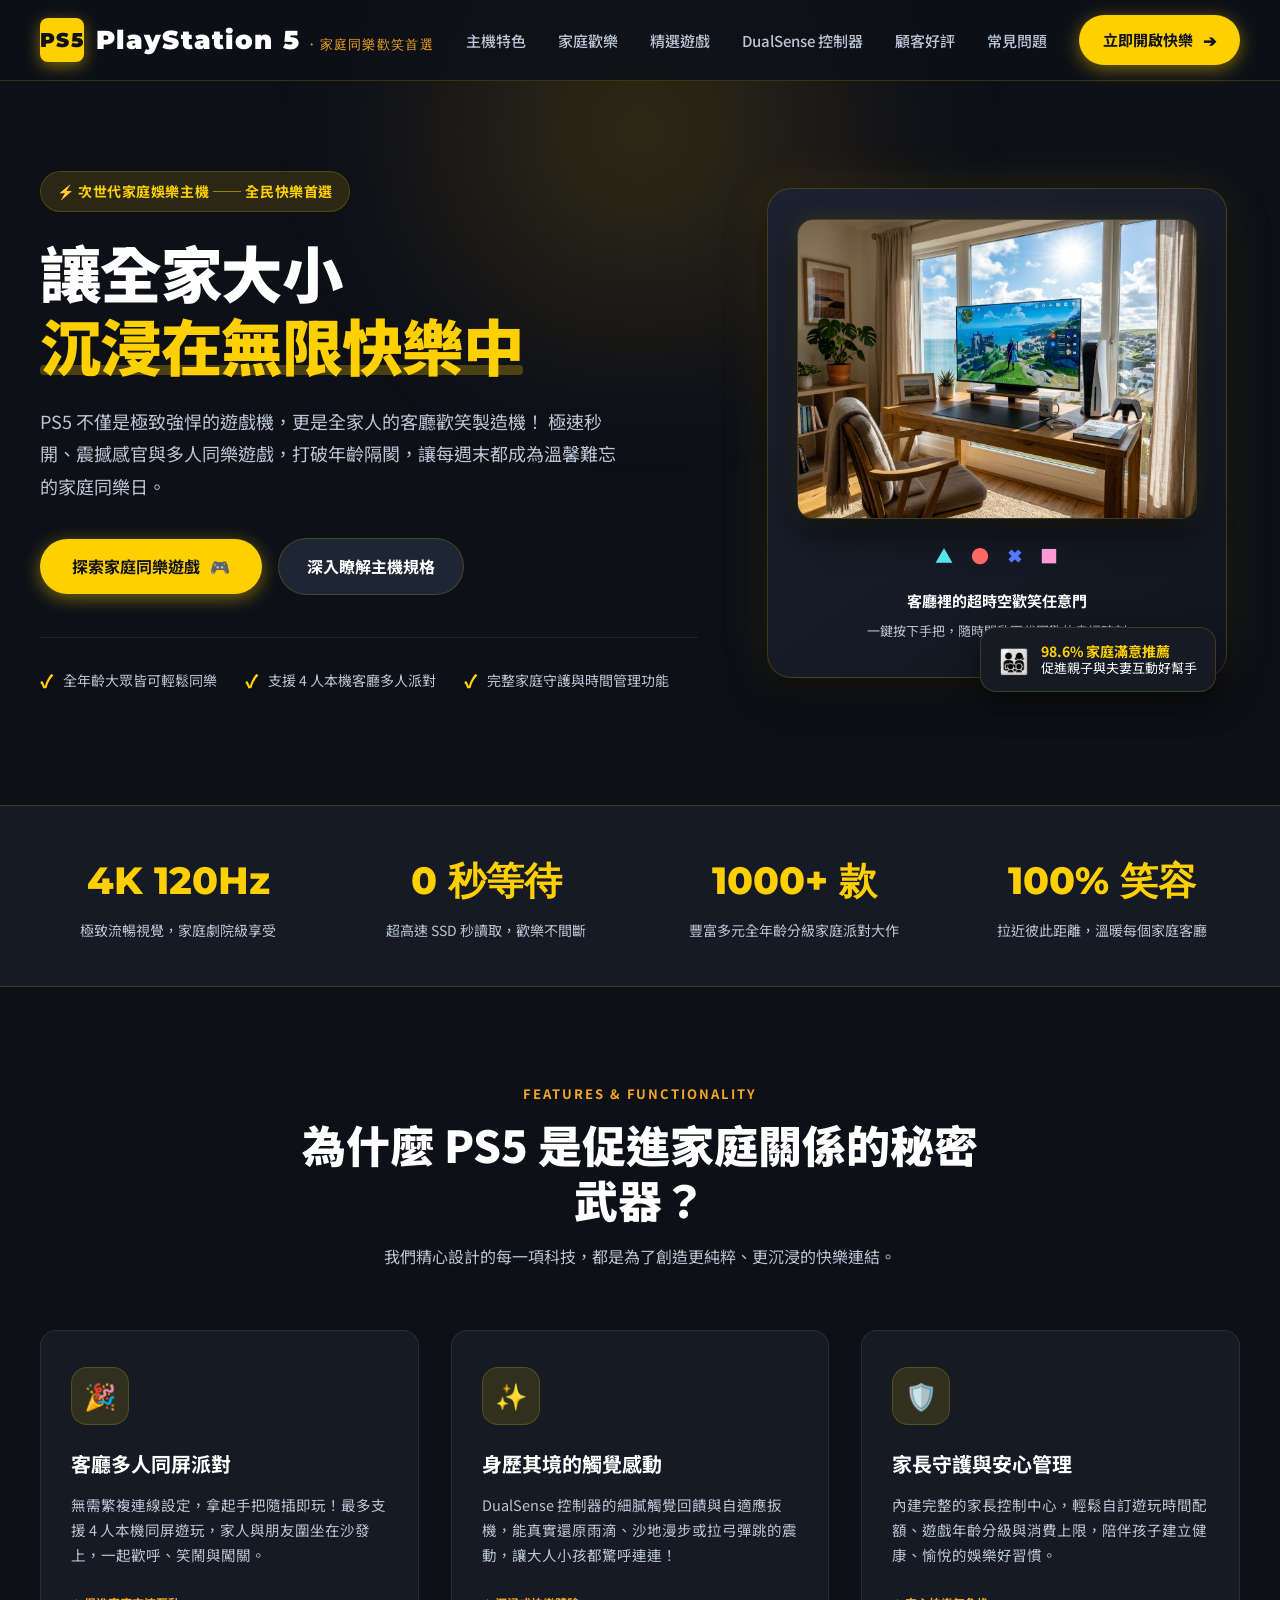
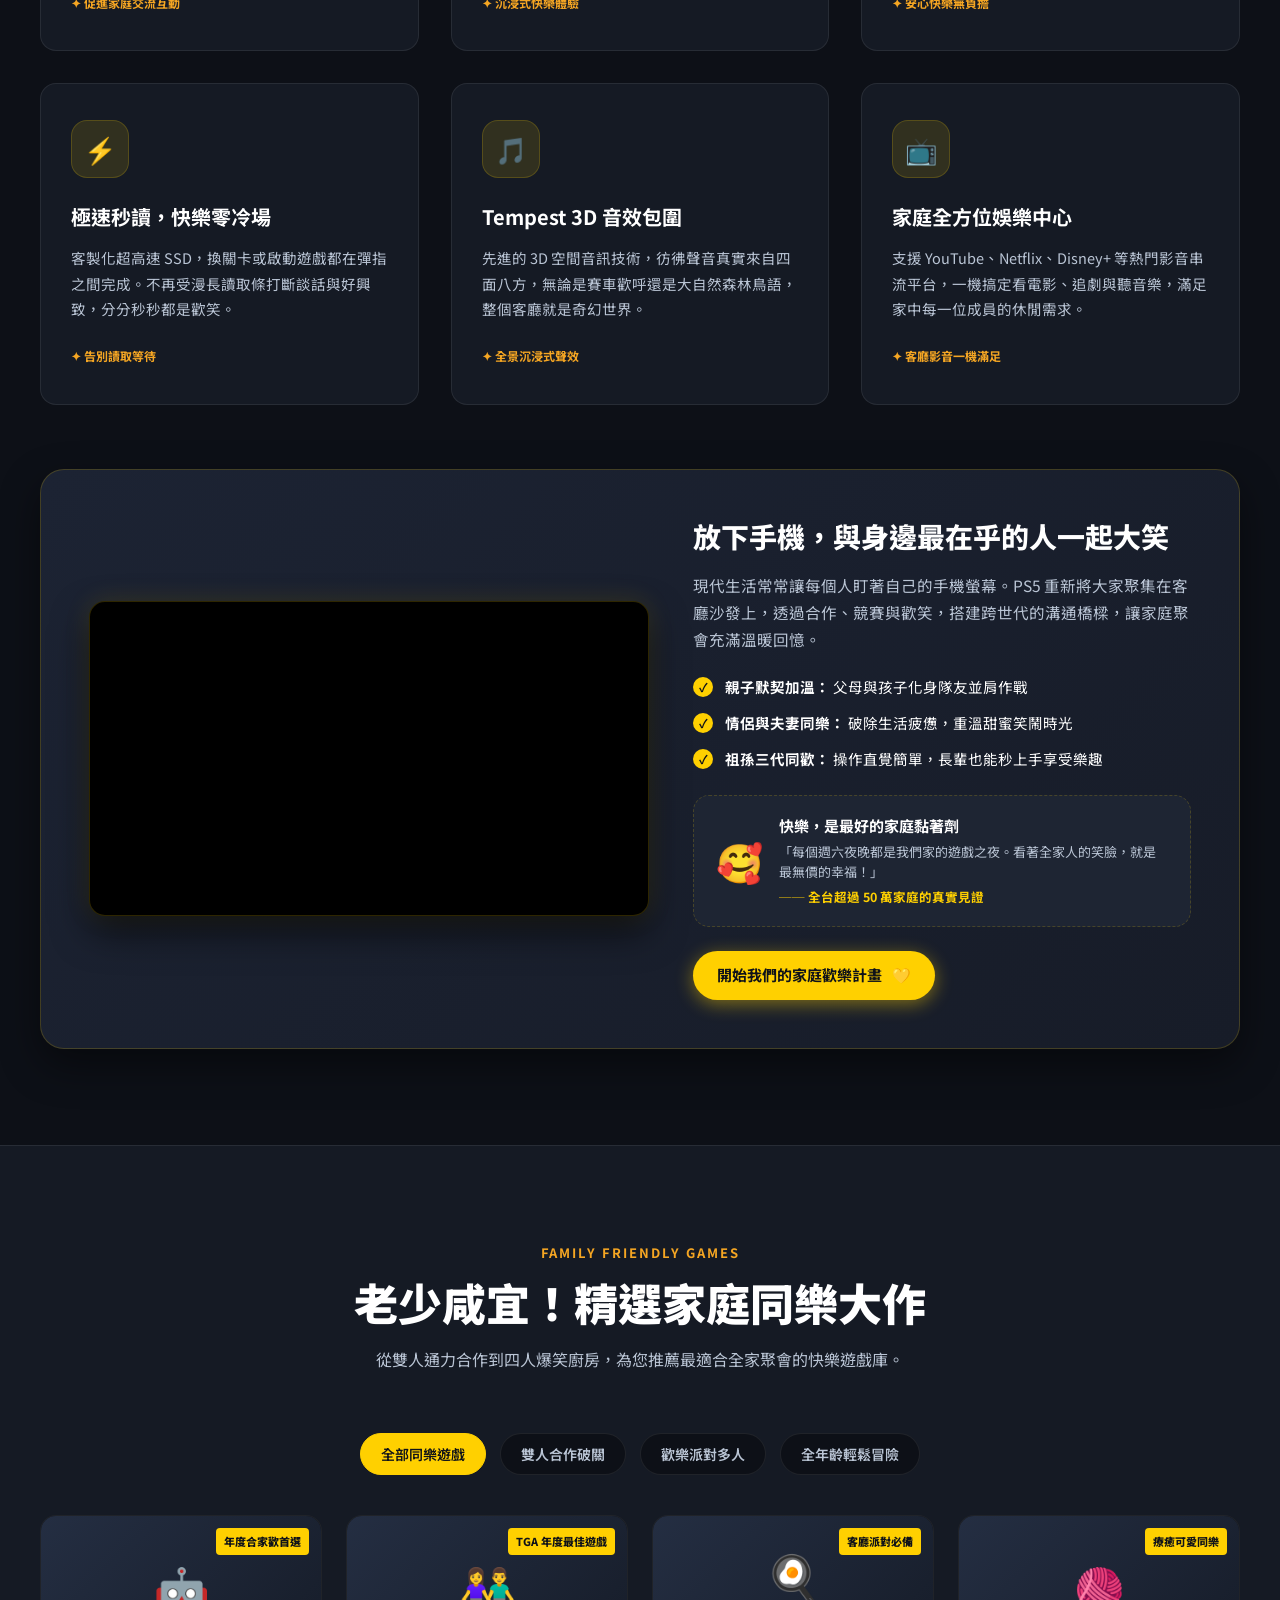
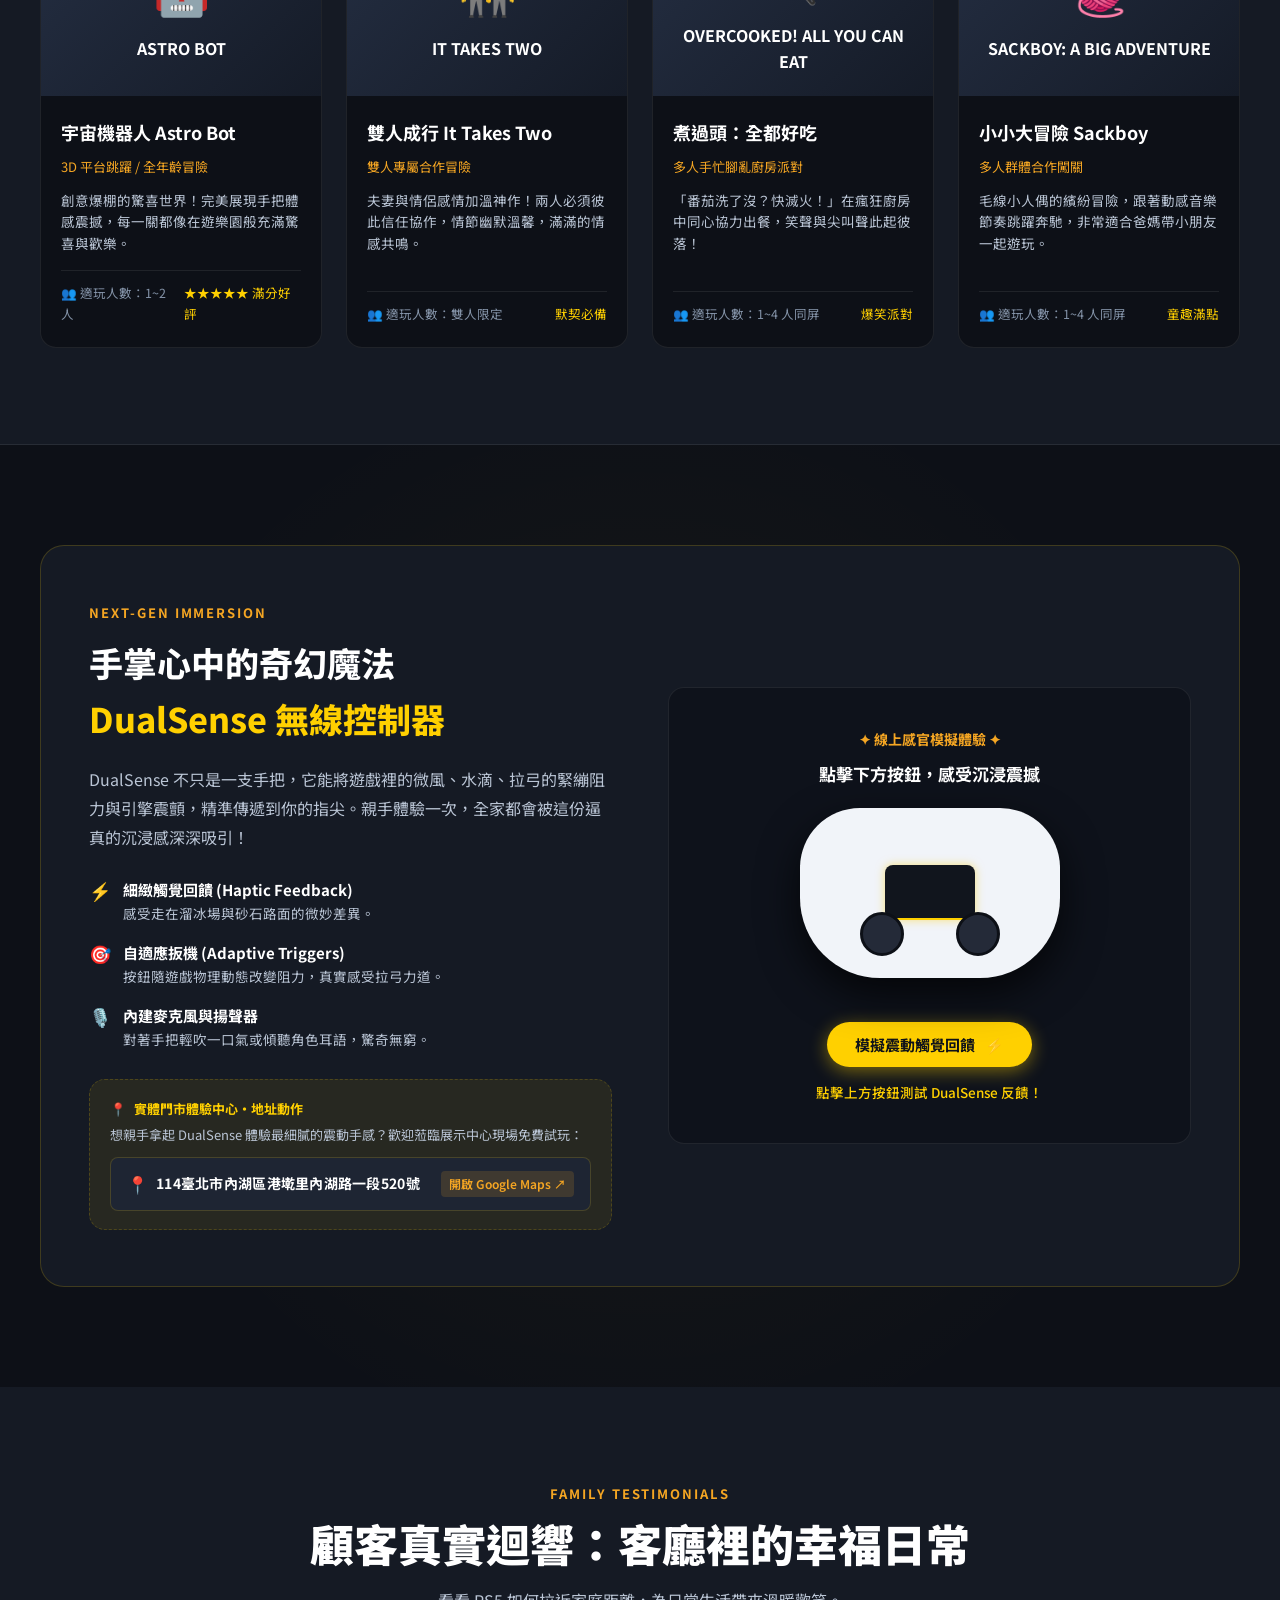
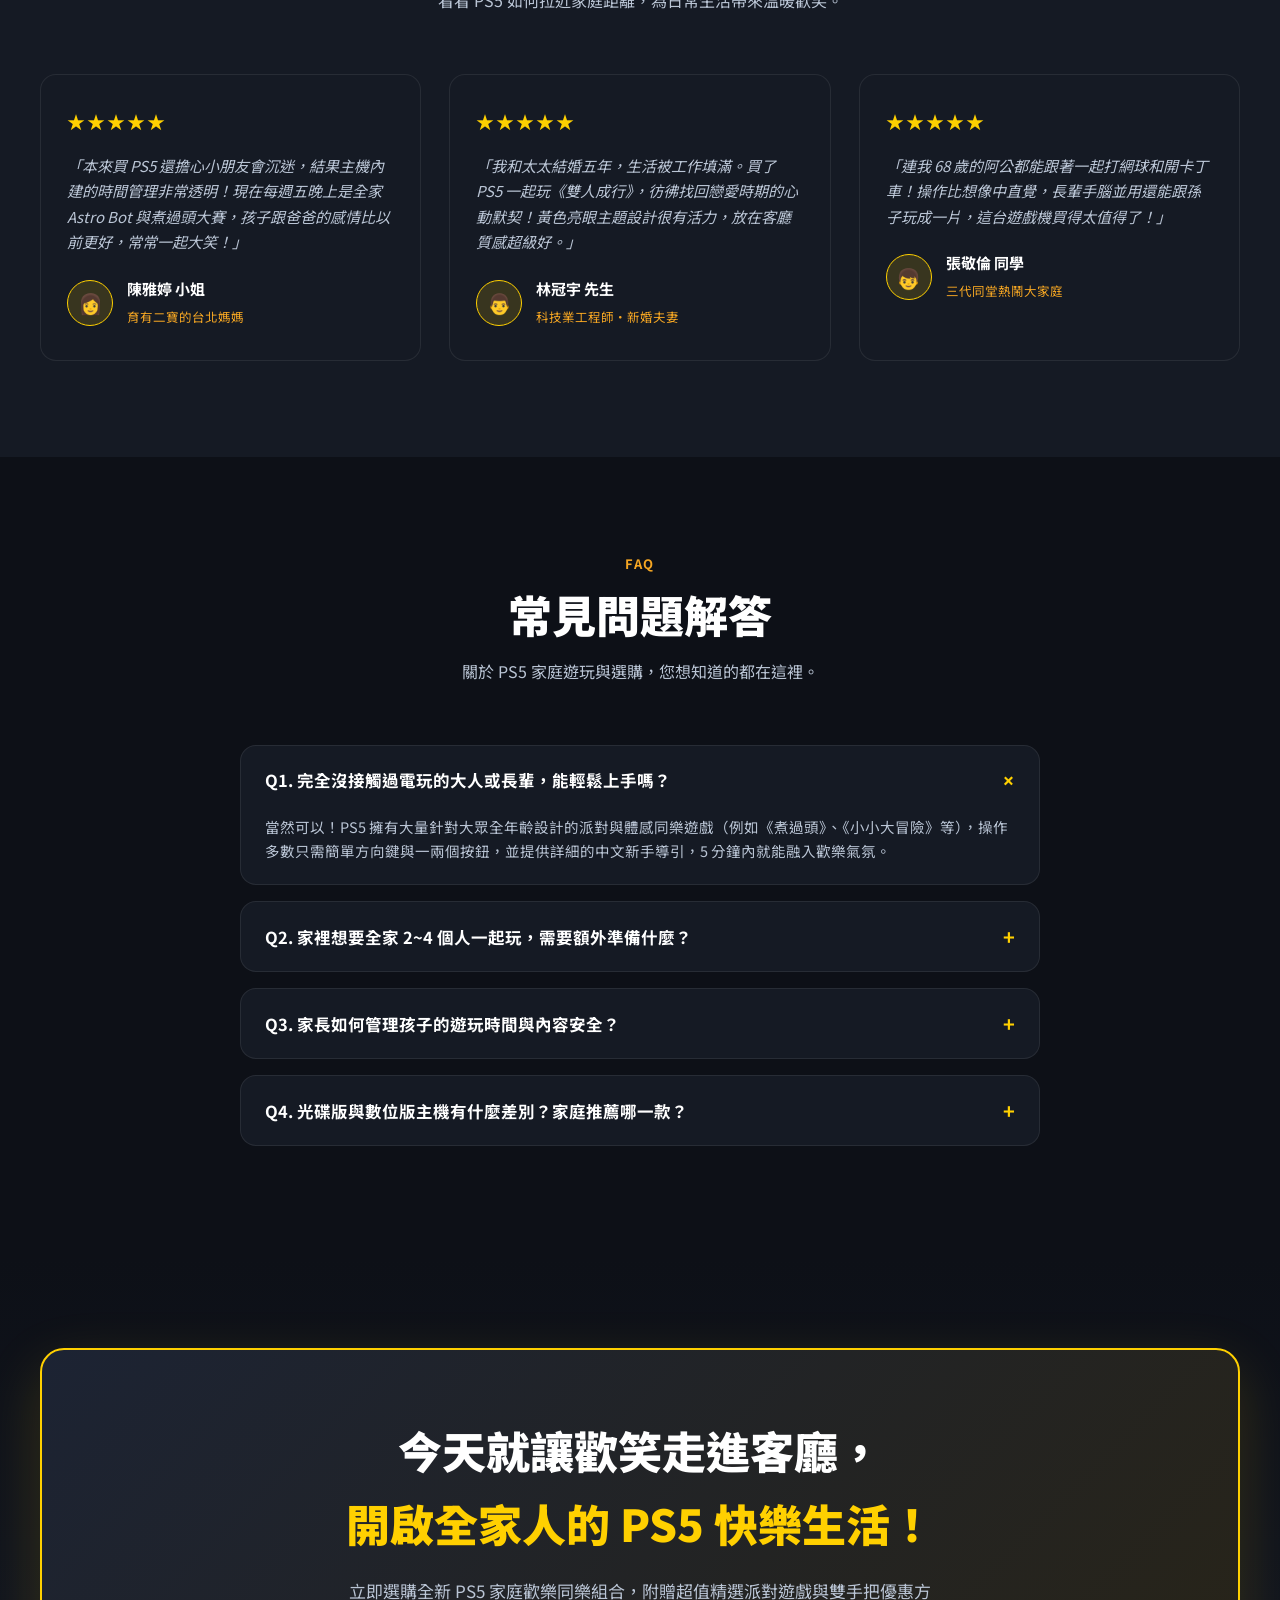
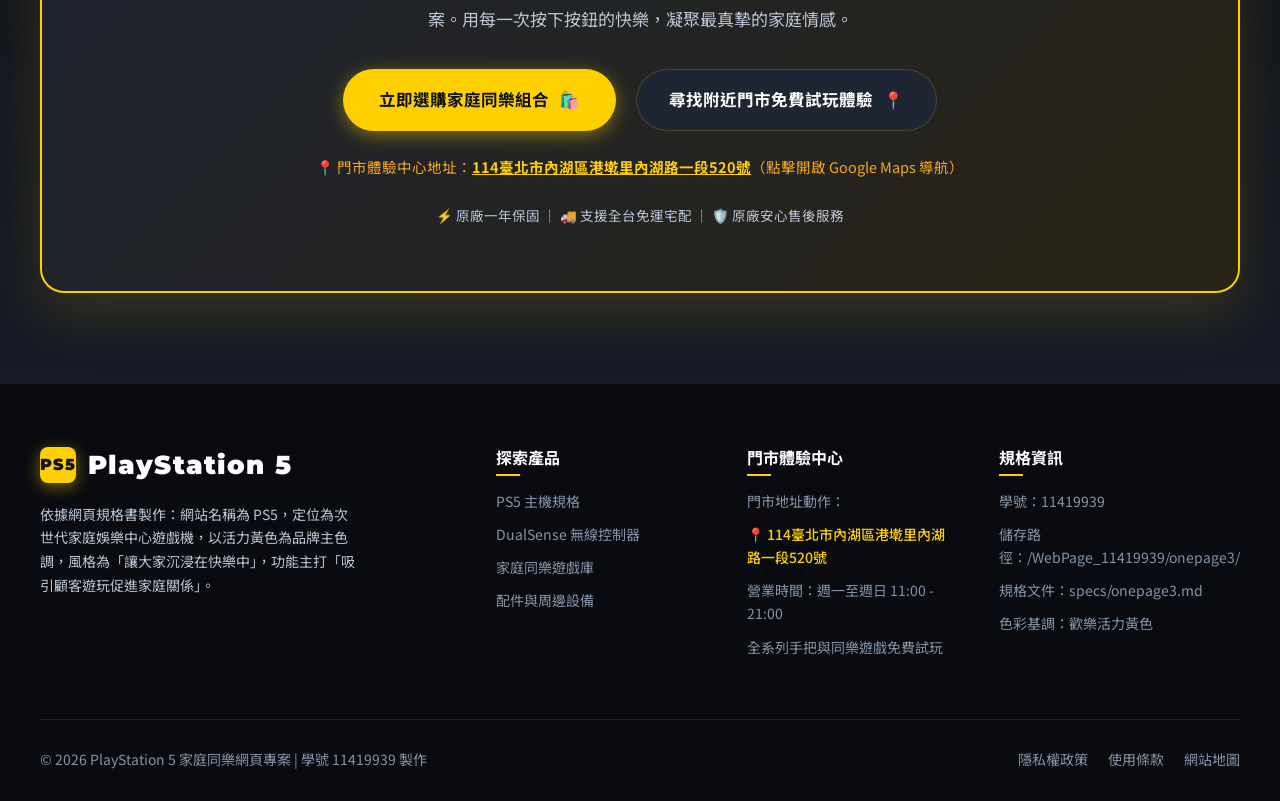
<file: onepage3/index.html>
<!DOCTYPE html>
<html lang="zh-Hant">
<head>
  <meta charset="UTF-8">
  <meta name="viewport" content="width=device-width, initial-scale=1.0">
  <meta name="description" content="PS5 次世代遊戲機 - 讓大家沉浸在快樂中！促進家庭關係與歡樂同樂的最佳客廳娛樂中心。">
  <title>PS5 遊戲機 ── 讓大家沉浸在快樂中 | 家庭娛樂與同樂首選</title>
  <link rel="preconnect" href="https://fonts.googleapis.com">
  <link rel="preconnect" href="https://fonts.gstatic.com" crossorigin>
  <link href="https://fonts.googleapis.com/css2?family=Fredoka:wght@500;600;700&family=Montserrat:wght@600;700;800;900&family=Noto+Sans+TC:wght@400;500;700;900&display=swap" rel="stylesheet">
  <style>
    :root {
      /* 品牌主色調：黃色系列 (活力、快樂、溫暖、沉浸) */
      --primary-yellow: #FFD000;
      --primary-yellow-hover: #FFE033;
      --primary-yellow-light: #FFF8D6;
      --primary-yellow-glow: rgba(255, 208, 0, 0.45);
      --accent-gold: #F5A623;
      
      /* 背景與暗色階：科技黑、夜空藍黑，襯托亮黃 */
      --bg-dark: #0D1017;
      --bg-surface: #151A24;
      --bg-surface-elevated: #1E2533;
      --bg-card: #202738;
      --border-subtle: rgba(255, 208, 0, 0.18);
      --border-light: rgba(255, 255, 255, 0.08);

      /* 文字與前景色彩 */
      --text-main: #FFFFFF;
      --text-sub: #BAC5D5;
      --text-muted: #8493A8;
      --text-dark: #0F1219;

      /* 陰影與圓角 */
      --radius-sm: 8px;
      --radius-md: 16px;
      --radius-lg: 24px;
      --radius-full: 9999px;
      --shadow-yellow: 0 12px 36px rgba(255, 208, 0, 0.28);
      --shadow-card: 0 16px 40px rgba(0, 0, 0, 0.45);

      --container-width: 1200px;
    }

    * {
      box-sizing: border-box;
      margin: 0;
      padding: 0;
    }

    html {
      scroll-behavior: smooth;
    }

    body {
      background-color: var(--bg-dark);
      color: var(--text-main);
      font-family: 'Noto Sans TC', sans-serif;
      line-height: 1.65;
      overflow-x: hidden;
      -webkit-font-smoothing: antialiased;
    }

    a {
      text-decoration: none;
      color: inherit;
      transition: all 0.25s ease;
    }

    button {
      font-family: inherit;
      cursor: pointer;
      border: none;
      outline: none;
    }

    :focus-visible {
      outline: 2px solid var(--primary-yellow);
      outline-offset: 3px;
    }

    .container {
      width: min(var(--container-width), calc(100% - 48px));
      margin: 0 auto;
    }

    /* 頂部光暈背景裝飾 */
    .ambient-glow {
      position: absolute;
      top: -120px;
      left: 50%;
      transform: translateX(-50%);
      width: 700px;
      height: 500px;
      background: radial-gradient(circle, rgba(255, 208, 0, 0.16) 0%, rgba(245, 166, 35, 0.08) 40%, transparent 70%);
      pointer-events: none;
      z-index: 0;
      filter: blur(60px);
    }

    /* ---------- 導航欄 (Navigation) ---------- */
    .site-header {
      position: sticky;
      top: 0;
      z-index: 100;
      background: rgba(13, 16, 23, 0.88);
      backdrop-filter: blur(14px);
      -webkit-backdrop-filter: blur(14px);
      border-bottom: 1px solid var(--border-subtle);
    }

    .nav-inner {
      display: flex;
      align-items: center;
      justify-content: space-between;
      height: 80px;
    }

    .brand-logo {
      display: flex;
      align-items: center;
      gap: 12px;
      font-family: 'Montserrat', sans-serif;
      font-size: 26px;
      font-weight: 900;
      letter-spacing: 0.05em;
      color: #fff;
    }

    .logo-badge {
      display: inline-flex;
      align-items: center;
      justify-content: center;
      width: 44px;
      height: 44px;
      background: var(--primary-yellow);
      color: var(--text-dark);
      border-radius: var(--radius-sm);
      font-weight: 900;
      font-size: 20px;
      box-shadow: 0 4px 16px var(--primary-yellow-glow);
    }

    .brand-logo span.tagline {
      font-size: 13px;
      font-weight: 500;
      color: var(--accent-gold);
      letter-spacing: 0.1em;
      margin-left: -4px;
    }

    .nav-menu {
      display: flex;
      align-items: center;
      gap: 32px;
      list-style: none;
    }

    .nav-link {
      font-size: 15px;
      font-weight: 500;
      color: var(--text-sub);
      position: relative;
      padding: 6px 0;
    }

    .nav-link:hover {
      color: var(--primary-yellow);
    }

    .nav-link::after {
      content: '';
      position: absolute;
      bottom: 0;
      left: 0;
      width: 0;
      height: 2px;
      background: var(--primary-yellow);
      transition: width 0.25s ease;
    }

    .nav-link:hover::after {
      width: 100%;
    }

    .nav-actions {
      display: flex;
      align-items: center;
      gap: 16px;
    }

    .mobile-menu-btn {
      display: none;
      background: transparent;
      color: #fff;
      font-size: 26px;
      line-height: 1;
      padding: 6px;
    }

    /* 按鈕樣式 */
    .btn {
      display: inline-flex;
      align-items: center;
      justify-content: center;
      gap: 10px;
      padding: 12px 24px;
      font-size: 15px;
      font-weight: 700;
      border-radius: var(--radius-full);
      transition: all 0.25s cubic-bezier(0.2, 0.8, 0.2, 1);
    }

    .btn-primary {
      background: var(--primary-yellow);
      color: var(--text-dark);
      box-shadow: 0 4px 18px var(--primary-yellow-glow);
    }

    .btn-primary:hover {
      background: var(--primary-yellow-hover);
      transform: translateY(-2px);
      box-shadow: 0 8px 24px var(--primary-yellow-glow);
    }

    .btn-secondary {
      background: var(--bg-surface-elevated);
      color: var(--text-main);
      border: 1px solid var(--border-subtle);
    }

    .btn-secondary:hover {
      background: var(--bg-card);
      border-color: var(--primary-yellow);
      color: var(--primary-yellow);
      transform: translateY(-2px);
    }

    /* ---------- HERO 橫幅專區 ---------- */
    .hero {
      position: relative;
      padding: 90px 0 110px;
      overflow: hidden;
    }

    .hero-grid {
      display: grid;
      grid-template-columns: 1.15fr 0.85fr;
      align-items: center;
      gap: 56px;
    }

    .hero-tag {
      display: inline-flex;
      align-items: center;
      gap: 8px;
      padding: 8px 16px;
      background: rgba(255, 208, 0, 0.12);
      border: 1px solid var(--border-subtle);
      border-radius: var(--radius-full);
      color: var(--primary-yellow);
      font-size: 14px;
      font-weight: 700;
      letter-spacing: 0.04em;
      margin-bottom: 24px;
    }

    .hero-title {
      font-size: clamp(38px, 4.8vw, 62px);
      font-weight: 900;
      line-height: 1.18;
      letter-spacing: -0.01em;
      margin-bottom: 24px;
    }

    .hero-title .highlight {
      color: var(--primary-yellow);
      position: relative;
      display: inline-block;
    }

    .hero-title .highlight::after {
      content: '';
      position: absolute;
      left: 0;
      bottom: 6px;
      width: 100%;
      height: 10px;
      background: rgba(255, 208, 0, 0.25);
      z-index: -1;
      border-radius: 4px;
    }

    .hero-desc {
      font-size: 18px;
      color: var(--text-sub);
      max-width: 580px;
      line-height: 1.8;
      margin-bottom: 36px;
    }

    .hero-cta-group {
      display: flex;
      align-items: center;
      gap: 16px;
      flex-wrap: wrap;
      margin-bottom: 42px;
    }

    .hero-features-strip {
      display: flex;
      align-items: center;
      gap: 28px;
      flex-wrap: wrap;
      border-top: 1px solid var(--border-light);
      padding-top: 28px;
    }

    .strip-item {
      display: flex;
      align-items: center;
      gap: 10px;
      font-size: 14px;
      color: var(--text-sub);
    }

    .strip-item .icon {
      color: var(--primary-yellow);
      font-size: 18px;
      font-weight: 900;
    }

    /* 右欄圖片視覺互動卡片 (依據 onepage3.md 規格：不使用 CSS 插畫，使用既有圖片 images/YYY.jpg) */
    .hero-visual {
      position: relative;
      display: flex;
      justify-content: center;
      align-items: center;
    }

    .console-card {
      position: relative;
      width: 100%;
      max-width: 460px;
      background: linear-gradient(145deg, #1C2230 0%, #11151F 100%);
      border: 1px solid var(--border-subtle);
      border-radius: var(--radius-lg);
      padding: 30px 24px 36px;
      box-shadow: var(--shadow-card), 0 0 50px rgba(255, 208, 0, 0.12);
      text-align: center;
      transition: transform 0.4s ease;
    }

    .console-card:hover {
      transform: translateY(-6px);
    }

    .hero-img-wrap {
      width: 100%;
      display: flex;
      justify-content: center;
      align-items: center;
      margin-bottom: 22px;
    }

    .hero-img {
      width: 400px;
      height: 300px;
      max-width: 100%;
      object-fit: cover;
      border-radius: var(--radius-md);
      border: 1px solid var(--border-subtle);
      box-shadow: 0 14px 34px rgba(0, 0, 0, 0.6), 0 0 20px rgba(255, 208, 0, 0.15);
      display: block;
      transition: transform 0.35s ease, box-shadow 0.35s ease;
    }

    .hero-img:hover {
      transform: scale(1.02);
      box-shadow: 0 18px 40px rgba(0, 0, 0, 0.7), 0 0 28px var(--primary-yellow-glow);
    }

    .controller-badge {
      position: absolute;
      bottom: -15px;
      right: 10px;
      background: var(--bg-surface);
      border: 1px solid var(--border-subtle);
      border-radius: var(--radius-md);
      padding: 12px 18px;
      display: flex;
      align-items: center;
      gap: 12px;
      box-shadow: 0 10px 30px rgba(0, 0, 0, 0.5);
    }

    .controller-badge .badge-icon {
      font-size: 24px;
      color: var(--primary-yellow);
    }

    .controller-badge .badge-text {
      text-align: left;
      font-size: 13px;
      line-height: 1.3;
    }

    .controller-badge .badge-text strong {
      display: block;
      color: var(--primary-yellow);
      font-size: 14px;
    }

    /* 手把四大符號裝飾 (▲ ● ✖ ■) */
    .shape-symbols {
      display: flex;
      justify-content: center;
      gap: 18px;
      margin-top: 15px;
      font-size: 18px;
      font-weight: bold;
    }

    .shape-triangle { color: #5CE1E6; }
    .shape-circle { color: #FF6666; }
    .shape-cross { color: #5478FF; }
    .shape-square { color: #FF99D7; }

    /* ---------- 特色數據橫條 (Highlight Bar) ---------- */
    .stats-bar {
      background: var(--bg-surface);
      border-top: 1px solid var(--border-subtle);
      border-bottom: 1px solid var(--border-subtle);
      padding: 44px 0;
    }

    .stats-grid {
      display: grid;
      grid-template-columns: repeat(4, 1fr);
      gap: 32px;
      text-align: center;
    }

    .stat-number {
      font-family: 'Montserrat', sans-serif;
      font-size: 38px;
      font-weight: 800;
      color: var(--primary-yellow);
      margin-bottom: 6px;
    }

    .stat-label {
      font-size: 14px;
      color: var(--text-sub);
    }

    /* ---------- 通用區塊標題 ---------- */
    .section {
      padding: 96px 0;
    }

    .section-header {
      text-align: center;
      max-width: 680px;
      margin: 0 auto 60px;
    }

    .section-eyebrow {
      font-size: 13px;
      font-weight: 700;
      color: var(--accent-gold);
      letter-spacing: 0.15em;
      text-transform: uppercase;
      margin-bottom: 12px;
      display: block;
    }

    .section-title {
      font-size: clamp(30px, 3.8vw, 44px);
      font-weight: 900;
      color: #fff;
      line-height: 1.25;
      margin-bottom: 16px;
    }

    .section-desc {
      font-size: 16px;
      color: var(--text-sub);
      line-height: 1.7;
    }

    /* ---------- 核心特色網格 (Features) ---------- */
    .features-grid {
      display: grid;
      grid-template-columns: repeat(3, 1fr);
      gap: 32px;
      margin-bottom: 64px;
    }

    .feature-card {
      background: var(--bg-surface);
      border: 1px solid var(--border-light);
      border-radius: var(--radius-md);
      padding: 36px 30px;
      transition: all 0.3s cubic-bezier(0.2, 0.8, 0.2, 1);
      position: relative;
      overflow: hidden;
    }

    .feature-card:hover {
      transform: translateY(-8px);
      border-color: var(--border-subtle);
      box-shadow: 0 16px 36px rgba(0, 0, 0, 0.4), 0 0 20px rgba(255, 208, 0, 0.1);
    }

    .feature-card::before {
      content: '';
      position: absolute;
      top: 0;
      left: 0;
      width: 100%;
      height: 3px;
      background: linear-gradient(90deg, var(--primary-yellow), var(--accent-gold));
      opacity: 0;
      transition: opacity 0.3s ease;
    }

    .feature-card:hover::before {
      opacity: 1;
    }

    .feature-icon-wrapper {
      width: 58px;
      height: 58px;
      border-radius: var(--radius-md);
      background: rgba(255, 208, 0, 0.12);
      border: 1px solid var(--border-subtle);
      display: flex;
      align-items: center;
      justify-content: center;
      font-size: 26px;
      color: var(--primary-yellow);
      margin-bottom: 22px;
    }

    .feature-title {
      font-size: 20px;
      font-weight: 700;
      margin-bottom: 12px;
      color: #fff;
    }

    .feature-desc {
      font-size: 14.5px;
      color: var(--text-sub);
      line-height: 1.75;
      margin-bottom: 20px;
    }

    .feature-tag {
      display: inline-block;
      font-size: 12px;
      font-weight: 700;
      color: var(--accent-gold);
    }

    /* ---------- 5.5 家庭歡樂倡議橫幅 (Family Moments - 依據 onepage3.md 左為影片崁入) ---------- */
    .family-banner {
      background: linear-gradient(135deg, #1C2333 0%, #171C28 100%);
      border: 1px solid var(--border-subtle);
      border-radius: var(--radius-lg);
      padding: 48px;
      display: grid;
      grid-template-columns: minmax(320px, 560px) 1fr;
      align-items: center;
      gap: 44px;
      box-shadow: var(--shadow-card);
    }

    /* 左側影片崁入容器 (560px x 315px 比例) */
    .family-video-wrap {
      width: 100%;
      max-width: 560px;
      aspect-ratio: 16 / 9;
      border-radius: var(--radius-md);
      overflow: hidden;
      border: 1px solid var(--border-subtle);
      box-shadow: 0 16px 36px rgba(0, 0, 0, 0.6), 0 0 24px rgba(255, 208, 0, 0.15);
      background: #000;
      display: flex;
      align-items: center;
      justify-content: center;
    }

    .family-video-wrap iframe {
      width: 100%;
      height: 100%;
      border: 0;
      display: block;
    }

    .family-content h3 {
      font-size: 28px;
      font-weight: 800;
      margin-bottom: 16px;
      color: #fff;
      line-height: 1.35;
    }

    .family-content p {
      font-size: 15.5px;
      color: var(--text-sub);
      margin-bottom: 22px;
      line-height: 1.75;
    }

    .family-list {
      list-style: none;
      margin-bottom: 24px;
    }

    .family-list li {
      display: flex;
      align-items: center;
      gap: 12px;
      font-size: 14.5px;
      color: var(--text-main);
      margin-bottom: 12px;
    }

    .family-list li .bullet {
      width: 20px;
      height: 20px;
      background: var(--primary-yellow);
      color: var(--text-dark);
      border-radius: 50%;
      display: flex;
      align-items: center;
      justify-content: center;
      font-size: 12px;
      font-weight: bold;
      flex-shrink: 0;
    }

    /* 右側彈跳笑臉與見證背書框 */
    .family-graphic-box {
      background: var(--bg-surface-elevated);
      border: 1px dashed var(--border-subtle);
      border-radius: var(--radius-md);
      padding: 18px 22px;
      display: flex;
      align-items: center;
      gap: 16px;
      margin-bottom: 24px;
    }

    .family-graphic-box .joy-emoji {
      font-size: 38px;
      flex-shrink: 0;
      display: inline-block;
      animation: bounce 2s infinite ease-in-out;
    }

    @keyframes bounce {
      0%, 100% { transform: translateY(0); }
      50% { transform: translateY(-8px); }
    }

    /* ---------- 家庭熱門同樂遊戲展示 (Games) ---------- */
    .games-section {
      background: var(--bg-surface);
      border-top: 1px solid var(--border-light);
      border-bottom: 1px solid var(--border-light);
    }

    .games-filter {
      display: flex;
      justify-content: center;
      gap: 14px;
      margin-bottom: 40px;
      flex-wrap: wrap;
    }

    .filter-btn {
      padding: 10px 20px;
      border-radius: var(--radius-full);
      background: var(--bg-dark);
      color: var(--text-sub);
      font-size: 14px;
      font-weight: 600;
      border: 1px solid var(--border-light);
      transition: all 0.25s ease;
    }

    .filter-btn:hover, .filter-btn.active {
      background: var(--primary-yellow);
      color: var(--text-dark);
      border-color: var(--primary-yellow);
    }

    .games-grid {
      display: grid;
      grid-template-columns: repeat(4, 1fr);
      gap: 24px;
    }

    .game-card {
      background: var(--bg-dark);
      border: 1px solid var(--border-light);
      border-radius: var(--radius-md);
      overflow: hidden;
      transition: all 0.3s ease;
      display: flex;
      flex-direction: column;
    }

    .game-card:hover {
      transform: translateY(-6px);
      border-color: var(--primary-yellow);
      box-shadow: 0 14px 30px rgba(0, 0, 0, 0.5);
    }

    .game-cover {
      height: 180px;
      background: linear-gradient(135deg, #242E42 0%, #151B27 100%);
      display: flex;
      flex-direction: column;
      align-items: center;
      justify-content: center;
      position: relative;
      padding: 20px;
      text-align: center;
    }

    .game-cover-icon {
      font-size: 46px;
      margin-bottom: 8px;
    }

    .game-badge {
      position: absolute;
      top: 12px;
      right: 12px;
      background: var(--primary-yellow);
      color: var(--text-dark);
      font-size: 11px;
      font-weight: 800;
      padding: 4px 8px;
      border-radius: 4px;
    }

    .game-info {
      padding: 22px 20px;
      flex-grow: 1;
      display: flex;
      flex-direction: column;
    }

    .game-title {
      font-size: 18px;
      font-weight: 700;
      margin-bottom: 8px;
      color: #fff;
    }

    .game-genre {
      font-size: 13px;
      color: var(--accent-gold);
      margin-bottom: 12px;
    }

    .game-desc {
      font-size: 13.5px;
      color: var(--text-sub);
      line-height: 1.6;
      margin-bottom: 16px;
      flex-grow: 1;
    }

    .game-players {
      display: flex;
      align-items: center;
      gap: 6px;
      font-size: 12.5px;
      color: var(--text-muted);
      border-top: 1px solid var(--border-light);
      padding-top: 12px;
    }

    /* ---------- DualSense 互動控制器特色 (Controller) ---------- */
    .controller-section {
      padding: 100px 0;
      background: radial-gradient(circle at center, rgba(255, 208, 0, 0.05) 0%, transparent 70%);
    }

    .controller-box {
      background: var(--bg-surface);
      border: 1px solid var(--border-subtle);
      border-radius: var(--radius-lg);
      padding: 56px 48px;
      display: grid;
      grid-template-columns: 1fr 1fr;
      align-items: center;
      gap: 56px;
    }

    .controller-demo-wrap {
      background: #0E121B;
      border-radius: var(--radius-md);
      padding: 40px 30px;
      text-align: center;
      border: 1px solid var(--border-light);
    }

    .interactive-controller {
      position: relative;
      display: inline-block;
      margin: 20px 0;
    }

    .controller-art {
      width: 260px;
      height: 170px;
      background: #F1F4F9;
      border-radius: 60px 60px 80px 80px;
      position: relative;
      margin: 0 auto;
      box-shadow: 0 16px 40px rgba(0, 0, 0, 0.7);
      display: flex;
      align-items: center;
      justify-content: center;
      transition: transform 0.1s ease;
    }

    .touchpad {
      width: 90px;
      height: 55px;
      background: #11151D;
      border-radius: 8px;
      border-bottom: 2px solid var(--primary-yellow);
      box-shadow: 0 0 10px rgba(255, 208, 0, 0.5);
    }

    .stick-left, .stick-right {
      position: absolute;
      bottom: 22px;
      width: 44px;
      height: 44px;
      background: #242A38;
      border-radius: 50%;
      border: 3px solid #0D1017;
    }

    .stick-left { left: 60px; }
    .stick-right { right: 60px; }

    .controller-pulse-btn {
      margin-top: 24px;
      background: var(--primary-yellow);
      color: var(--text-dark);
      padding: 12px 28px;
      font-weight: 700;
      border-radius: var(--radius-full);
      box-shadow: 0 4px 18px var(--primary-yellow-glow);
      transition: all 0.25s ease;
    }

    .controller-pulse-btn:hover {
      transform: scale(1.05);
      background: var(--primary-yellow-hover);
    }

    .controller-feedback-text {
      margin-top: 14px;
      font-size: 13.5px;
      color: var(--primary-yellow);
      min-height: 20px;
      font-weight: 500;
    }

    /* 地址動作卡片 (依據 onepage3.md 5.7 規格要求：點擊地址連結至 Google Maps) */
    .controller-store-action {
      margin-top: 28px;
      padding: 18px 20px;
      background: rgba(255, 208, 0, 0.08);
      border: 1px dashed var(--border-subtle);
      border-radius: var(--radius-md);
      text-align: left;
    }

    .store-action-header {
      display: flex;
      align-items: center;
      gap: 8px;
      font-size: 13px;
      font-weight: 700;
      color: var(--primary-yellow);
      margin-bottom: 6px;
    }

    .store-action-desc {
      font-size: 13px;
      color: var(--text-sub);
      line-height: 1.5;
      margin-bottom: 12px;
    }

    .address-link-btn {
      display: flex;
      align-items: center;
      justify-content: space-between;
      gap: 12px;
      background: var(--bg-surface-elevated);
      border: 1px solid var(--border-subtle);
      border-radius: var(--radius-sm);
      padding: 12px 16px;
      color: #fff;
      font-size: 14px;
      font-weight: 600;
      transition: all 0.25s ease;
      text-decoration: none;
    }

    .address-link-btn:hover {
      background: var(--bg-card);
      border-color: var(--primary-yellow);
      color: var(--primary-yellow);
      transform: translateY(-2px);
      box-shadow: 0 6px 20px rgba(255, 208, 0, 0.2);
    }

    .address-link-btn .addr-main {
      display: flex;
      align-items: center;
      gap: 8px;
    }

    .address-link-btn .addr-icon {
      font-size: 17px;
      color: var(--primary-yellow);
      flex-shrink: 0;
    }

    .address-link-btn .addr-text {
      color: #fff;
      font-weight: 700;
      letter-spacing: 0.02em;
    }

    .address-link-btn:hover .addr-text {
      color: var(--primary-yellow);
    }

    .address-link-btn .addr-action-tip {
      font-size: 12px;
      color: var(--accent-gold);
      background: rgba(245, 166, 35, 0.15);
      padding: 3px 8px;
      border-radius: 4px;
      white-space: nowrap;
    }

    /* ---------- 家長與家庭口碑回饋 (Testimonials) ---------- */
    .reviews-grid {
      display: grid;
      grid-template-columns: repeat(3, 1fr);
      gap: 28px;
    }

    .review-card {
      background: var(--bg-surface);
      border: 1px solid var(--border-light);
      border-radius: var(--radius-md);
      padding: 32px 26px;
      position: relative;
    }

    .stars {
      color: var(--primary-yellow);
      font-size: 18px;
      margin-bottom: 16px;
      letter-spacing: 2px;
    }

    .review-quote {
      font-size: 15px;
      color: var(--text-sub);
      line-height: 1.7;
      margin-bottom: 22px;
      font-style: italic;
    }

    .reviewer-info {
      display: flex;
      align-items: center;
      gap: 14px;
    }

    .reviewer-avatar {
      width: 46px;
      height: 46px;
      border-radius: 50%;
      background: rgba(255, 208, 0, 0.15);
      border: 1px solid var(--primary-yellow);
      display: flex;
      align-items: center;
      justify-content: center;
      font-size: 20px;
    }

    .reviewer-meta strong {
      display: block;
      color: #fff;
      font-size: 15px;
    }

    .reviewer-meta span {
      font-size: 12.5px;
      color: var(--accent-gold);
    }

    /* ---------- 常見問題 FAQ ---------- */
    .faq-wrapper {
      max-width: 800px;
      margin: 0 auto;
    }

    .faq-item {
      background: var(--bg-surface);
      border: 1px solid var(--border-light);
      border-radius: var(--radius-md);
      margin-bottom: 16px;
      overflow: hidden;
      transition: border-color 0.25s ease;
    }

    .faq-item:hover {
      border-color: var(--border-subtle);
    }

    .faq-question {
      width: 100%;
      text-align: left;
      padding: 20px 24px;
      background: transparent;
      color: #fff;
      font-size: 16.5px;
      font-weight: 700;
      display: flex;
      justify-content: space-between;
      align-items: center;
    }

    .faq-toggle-icon {
      color: var(--primary-yellow);
      font-size: 20px;
      transition: transform 0.3s ease;
    }

    .faq-answer {
      padding: 0 24px 20px;
      font-size: 14.5px;
      color: var(--text-sub);
      line-height: 1.7;
      display: none;
    }

    .faq-item.open .faq-answer {
      display: block;
    }

    .faq-item.open .faq-toggle-icon {
      transform: rotate(45deg);
    }

    /* ---------- 底部行動呼籲 (Call To Action) ---------- */
    .cta-section {
      padding: 90px 0;
      background: linear-gradient(180deg, var(--bg-dark) 0%, #151A26 100%);
    }

    .cta-card {
      background: linear-gradient(135deg, #1C2333 0%, #292415 100%);
      border: 2px solid var(--primary-yellow);
      border-radius: var(--radius-lg);
      padding: 64px 40px;
      text-align: center;
      box-shadow: 0 20px 60px rgba(255, 208, 0, 0.16);
      position: relative;
      overflow: hidden;
    }

    .cta-title {
      font-size: clamp(30px, 4vw, 44px);
      font-weight: 900;
      margin-bottom: 18px;
      color: #fff;
    }

    .cta-title span {
      color: var(--primary-yellow);
    }

    .cta-desc {
      font-size: 17px;
      color: var(--text-sub);
      max-width: 600px;
      margin: 0 auto 36px;
    }

    /* ---------- 頁尾 Footer ---------- */
    .site-footer {
      background: #090B10;
      border-top: 1px solid var(--border-light);
      padding: 60px 0 30px;
      color: var(--text-muted);
      font-size: 14px;
    }

    .footer-grid {
      display: grid;
      grid-template-columns: 2fr 1fr 1fr 1fr;
      gap: 48px;
      margin-bottom: 50px;
    }

    .footer-brand-desc {
      margin-top: 16px;
      max-width: 320px;
      line-height: 1.7;
      color: var(--text-sub);
    }

    .footer-col h4 {
      color: #fff;
      font-size: 16px;
      font-weight: 700;
      margin-bottom: 20px;
      position: relative;
    }

    .footer-col h4::after {
      content: '';
      position: absolute;
      bottom: -6px;
      left: 0;
      width: 24px;
      height: 2px;
      background: var(--primary-yellow);
    }

    .footer-links {
      list-style: none;
    }

    .footer-links li {
      margin-bottom: 10px;
    }

    .footer-links a:hover {
      color: var(--primary-yellow);
    }

    .footer-bottom {
      border-top: 1px solid var(--border-light);
      padding-top: 28px;
      display: flex;
      justify-content: space-between;
      align-items: center;
      flex-wrap: wrap;
      gap: 16px;
    }

    /* ---------- 響應式微調 (Responsive Grid) ---------- */
    @media (max-width: 992px) {
      .hero-grid {
        grid-template-columns: 1fr;
        text-align: center;
      }
      .hero-desc {
        margin: 0 auto 36px;
      }
      .hero-cta-group {
        justify-content: center;
      }
      .hero-features-strip {
        justify-content: center;
      }
      .features-grid {
        grid-template-columns: 1fr 1fr;
      }
      .family-banner {
        grid-template-columns: 1fr;
        padding: 36px 28px;
      }
      .family-video-wrap {
        margin: 0 auto;
      }
      .controller-box {
        grid-template-columns: 1fr;
      }
      .games-grid {
        grid-template-columns: 1fr 1fr;
      }
      .stats-grid {
        grid-template-columns: 1fr 1fr;
      }
      .footer-grid {
        grid-template-columns: 1fr 1fr;
      }
    }

    @media (max-width: 768px) {
      .mobile-menu-btn {
        display: block;
      }
      .nav-menu {
        display: none;
        position: absolute;
        top: 80px;
        left: 0;
        width: 100%;
        background: #0D1017;
        flex-direction: column;
        padding: 20px 24px;
        gap: 18px;
        border-bottom: 1px solid var(--border-subtle);
      }
      .nav-menu.open {
        display: flex;
      }
      .hero-img {
        width: 100%;
        height: auto;
        max-height: 280px;
      }
      .family-banner {
        padding: 24px 18px;
        gap: 28px;
      }
      .family-graphic-box {
        flex-direction: column;
        text-align: center;
      }
      .features-grid {
        grid-template-columns: 1fr;
      }
      .reviews-grid {
        grid-template-columns: 1fr;
      }
      .games-grid {
        grid-template-columns: 1fr;
      }
      .stats-grid {
        grid-template-columns: 1fr;
      }
      .footer-grid {
        grid-template-columns: 1fr;
      }
      .controller-badge {
        position: static;
        margin-top: 20px;
      }
      .address-link-btn {
        flex-direction: column;
        align-items: flex-start;
      }
      .address-link-btn .addr-action-tip {
        margin-left: 0;
      }
    }
  </style>
</head>
<body>

  <!-- 背景頂部光暈 -->
  <div class="ambient-glow"></div>

  <!-- 頂部導航欄 (Navigation) -->
  <header class="site-header">
    <div class="container nav-inner">
      <a href="#" class="brand-logo" aria-label="PS5 首頁">
        <span class="logo-badge">PS5</span>
        <div>
          <span>PlayStation 5</span>
          <span class="tagline">・家庭同樂歡笑首選</span>
        </div>
      </a>

      <nav>
        <ul class="nav-menu" id="navMenu">
          <li><a href="#features" class="nav-link">主機特色</a></li>
          <li><a href="#family" class="nav-link">家庭歡樂</a></li>
          <li><a href="#games" class="nav-link">精選遊戲</a></li>
          <li><a href="#controller" class="nav-link">DualSense 控制器</a></li>
          <li><a href="#reviews" class="nav-link">顧客好評</a></li>
          <li><a href="#faq" class="nav-link">常見問題</a></li>
        </ul>
      </nav>

      <div class="nav-actions">
        <a href="#explore" class="btn btn-primary">
          <span>立即開啟快樂</span>
          <span style="font-size: 16px;">➔</span>
        </a>
        <button class="mobile-menu-btn" id="menuToggle" aria-label="開啟選單">☰</button>
      </div>
    </div>
  </header>

  <!-- 主橫幅區塊 (Hero Section) -->
  <section class="hero">
    <div class="container hero-grid">
      <div class="hero-content">
        <div class="hero-tag">
          <span>⚡ 次世代家庭娛樂主機 ── 全民快樂首選</span>
        </div>
        <h1 class="hero-title">
          讓全家大小<br>
          <span class="highlight">沉浸在無限快樂中</span>
        </h1>
        <p class="hero-desc">
          PS5 不僅是極致強悍的遊戲機，更是全家人的客廳歡笑製造機！
          極速秒開、震撼感官與多人同樂遊戲，打破年齡隔閡，讓每週末都成為溫馨難忘的家庭同樂日。
        </p>

        <div class="hero-cta-group">
          <a href="#games" class="btn btn-primary" style="padding: 14px 32px; font-size: 16px;">
            <span>探索家庭同樂遊戲</span>
            <span>🎮</span>
          </a>
          <a href="#features" class="btn btn-secondary" style="padding: 14px 28px; font-size: 16px;">
            <span>深入瞭解主機規格</span>
          </a>
        </div>

        <div class="hero-features-strip">
          <div class="strip-item">
            <span class="icon">✓</span>
            <span>全年齡大眾皆可輕鬆同樂</span>
          </div>
          <div class="strip-item">
            <span class="icon">✓</span>
            <span>支援 4 人本機客廳多人派對</span>
          </div>
          <div class="strip-item">
            <span class="icon">✓</span>
            <span>完整家庭守護與時間管理功能</span>
          </div>
        </div>
      </div>

      <!-- 右側 PS5 視覺展示卡片 (依據 onepage3.md 規格：不使用 CSS 插畫，使用既有圖片 images/YYY.jpg，寬度 400px，高度 300px) -->
      <div class="hero-visual">
        <div class="console-card">
          <div class="hero-img-wrap">
            <img src="images/YYY.jpg" onerror="this.onerror=null;this.src='../onepage2/images/YYY.jpg';" alt="PS5 家庭客廳歡樂同樂實機體驗" width="400" height="300" class="hero-img">
          </div>
          
          <div class="shape-symbols">
            <span class="shape-triangle">▲</span>
            <span class="shape-circle">●</span>
            <span class="shape-cross">✖</span>
            <span class="shape-square">■</span>
          </div>

          <div style="margin-top: 18px; font-size: 15px; font-weight: 700; color: #fff;">
            客廳裡的超時空歡笑任意門
          </div>
          <p style="font-size: 13px; color: var(--text-sub); margin-top: 6px;">
            一鍵按下手把，隨時開啟兩代同歡的幸福時刻
          </p>

          <div class="controller-badge">
            <div class="badge-icon">👨‍👩‍👧‍👦</div>
            <div class="badge-text">
              <strong>98.6% 家庭滿意推薦</strong>
              <span>促進親子與夫妻互動好幫手</span>
            </div>
          </div>
        </div>
      </div>
    </div>
  </section>

  <!-- 關鍵數據與快樂保證橫條 (Stats) -->
  <section class="stats-bar" aria-label="核心數據優勢">
    <div class="container stats-grid">
      <div class="stat-item">
        <div class="stat-number">4K 120Hz</div>
        <div class="stat-label">極致流暢視覺，家庭劇院級享受</div>
      </div>
      <div class="stat-item">
        <div class="stat-number">0 秒等待</div>
        <div class="stat-label">超高速 SSD 秒讀取，歡樂不間斷</div>
      </div>
      <div class="stat-item">
        <div class="stat-number">1000+ 款</div>
        <div class="stat-label">豐富多元全年齡分級家庭派對大作</div>
      </div>
      <div class="stat-item">
        <div class="stat-number">100% 笑容</div>
        <div class="stat-label">拉近彼此距離，溫暖每個家庭客廳</div>
      </div>
    </div>
  </section>

  <!-- 核心用途與規格特色 (Features) -->
  <section id="features" class="section">
    <div class="container">
      <div class="section-header">
        <span class="section-eyebrow">FEATURES & FUNCTIONALITY</span>
        <h2 class="section-title">為什麼 PS5 是促進家庭關係的秘密武器？</h2>
        <p class="section-desc">我們精心設計的每一項科技，都是為了創造更純粹、更沉浸的快樂連結。</p>
      </div>

      <div class="features-grid">
        <!-- 特色 1 -->
        <div class="feature-card">
          <div class="feature-icon-wrapper">🎉</div>
          <h3 class="feature-title">客廳多人同屏派對</h3>
          <p class="feature-desc">
            無需繁複連線設定，拿起手把隨插即玩！最多支援 4 人本機同屏遊玩，家人與朋友圍坐在沙發上，一起歡呼、笑鬧與闖關。
          </p>
          <span class="feature-tag">✦ 促進家庭交流互動</span>
        </div>

        <!-- 特色 2 -->
        <div class="feature-card">
          <div class="feature-icon-wrapper">✨</div>
          <h3 class="feature-title">身歷其境的觸覺感動</h3>
          <p class="feature-desc">
            DualSense 控制器的細膩觸覺回饋與自適應扳機，能真實還原雨滴、沙地漫步或拉弓彈跳的震動，讓大人小孩都驚呼連連！
          </p>
          <span class="feature-tag">✦ 沉浸式快樂體驗</span>
        </div>

        <!-- 特色 3 -->
        <div class="feature-card">
          <div class="feature-icon-wrapper">🛡️</div>
          <h3 class="feature-title">家長守護與安心管理</h3>
          <p class="feature-desc">
            內建完整的家長控制中心，輕鬆自訂遊玩時間配額、遊戲年齡分級與消費上限，陪伴孩子建立健康、愉悅的娛樂好習慣。
          </p>
          <span class="feature-tag">✦ 安心快樂無負擔</span>
        </div>

        <!-- 特色 4 -->
        <div class="feature-card">
          <div class="feature-icon-wrapper">⚡</div>
          <h3 class="feature-title">極速秒讀，快樂零冷場</h3>
          <p class="feature-desc">
            客製化超高速 SSD，換關卡或啟動遊戲都在彈指之間完成。不再受漫長讀取條打斷談話與好興致，分分秒秒都是歡笑。
          </p>
          <span class="feature-tag">✦ 告別讀取等待</span>
        </div>

        <!-- 特色 5 -->
        <div class="feature-card">
          <div class="feature-icon-wrapper">🎵</div>
          <h3 class="feature-title">Tempest 3D 音效包圍</h3>
          <p class="feature-desc">
            先進的 3D 空間音訊技術，彷彿聲音真實來自四面八方，無論是賽車歡呼還是大自然森林鳥語，整個客廳就是奇幻世界。
          </p>
          <span class="feature-tag">✦ 全景沉浸式聲效</span>
        </div>

        <!-- 特色 6 -->
        <div class="feature-card">
          <div class="feature-icon-wrapper">📺</div>
          <h3 class="feature-title">家庭全方位娛樂中心</h3>
          <p class="feature-desc">
            支援 YouTube、Netflix、Disney+ 等熱門影音串流平台，一機搞定看電影、追劇與聽音樂，滿足家中每一位成員的休閒需求。
          </p>
          <span class="feature-tag">✦ 客廳影音一機滿足</span>
        </div>
      </div>

      <!-- 家庭溫馨同樂橫幅 (Family Banner - 依據 onepage3.md 5.5：左為影片崁入，使用 <iframe> 元素顯示，Youtube編號：fkC7YmeYyBs，寬度：560px，高度：315px) -->
      <div id="family" class="family-banner">
        <!-- 左為影片崁入 -->
        <div class="family-video-wrap">
          <iframe 
            width="560" 
            height="315" 
            src="https://www.youtube.com/embed/fkC7YmeYyBs" 
            title="PS5 家庭同樂 歡樂時光" 
            frameborder="0" 
            allow="accelerometer; autoplay; clipboard-write; encrypted-media; gyroscope; picture-in-picture; web-share" 
            referrerpolicy="strict-origin-when-cross-origin" 
            allowfullscreen>
          </iframe>
        </div>

        <!-- 右側家庭同樂倡議與見證內容 -->
        <div class="family-content">
          <h3>放下手機，與身邊最在乎的人一起大笑</h3>
          <p>
            現代生活常常讓每個人盯著自己的手機螢幕。PS5 重新將大家聚集在客廳沙發上，透過合作、競賽與歡笑，搭建跨世代的溝通橋樑，讓家庭聚會充滿溫暖回憶。
          </p>
          <ul class="family-list">
            <li>
              <span class="bullet">✓</span>
              <span><strong>親子默契加溫：</strong> 父母與孩子化身隊友並肩作戰</span>
            </li>
            <li>
              <span class="bullet">✓</span>
              <span><strong>情侶與夫妻同樂：</strong> 破除生活疲憊，重溫甜蜜笑鬧時光</span>
            </li>
            <li>
              <span class="bullet">✓</span>
              <span><strong>祖孫三代同歡：</strong> 操作直覺簡單，長輩也能秒上手享受樂趣</span>
            </li>
          </ul>

          <!-- 右側展示彈跳互動笑臉 Emoji（🥰）與全台 50 萬家庭見證背書 -->
          <div class="family-graphic-box">
            <span class="joy-emoji">🥰</span>
            <div>
              <div style="font-size: 15px; font-weight: 700; color: #fff; margin-bottom: 4px;">
                快樂，是最好的家庭黏著劑
              </div>
              <p style="font-size: 13px; color: var(--text-sub); line-height: 1.5; margin: 0;">
                「每個週六夜晚都是我們家的遊戲之夜。看著全家人的笑臉，就是最無價的幸福！」
              </p>
              <div style="margin-top: 6px; font-weight: 700; color: var(--primary-yellow); font-size: 12.5px;">
                ── 全台超過 50 萬家庭的真實見證
              </div>
            </div>
          </div>

          <a href="#explore" class="btn btn-primary">
            <span>開始我們的家庭歡樂計畫</span>
            <span>💛</span>
          </a>
        </div>
      </div>
    </div>
  </section>

  <!-- 精選家庭同樂遊戲庫 (Games) -->
  <section id="games" class="section games-section">
    <div class="container">
      <div class="section-header">
        <span class="section-eyebrow">FAMILY FRIENDLY GAMES</span>
        <h2 class="section-title">老少咸宜！精選家庭同樂大作</h2>
        <p class="section-desc">從雙人通力合作到四人爆笑廚房，為您推薦最適合全家聚會的快樂遊戲庫。</p>
      </div>

      <!-- 遊戲分類篩選按鈕 -->
      <div class="games-filter">
        <button class="filter-btn active" onclick="filterGames('all', this)">全部同樂遊戲</button>
        <button class="filter-btn" onclick="filterGames('coop', this)">雙人合作破關</button>
        <button class="filter-btn" onclick="filterGames('party', this)">歡樂派對多人</button>
        <button class="filter-btn" onclick="filterGames('adventure', this)">全年齡輕鬆冒險</button>
      </div>

      <div class="games-grid" id="gamesGrid">
        <!-- 遊戲卡片 1 -->
        <div class="game-card" data-category="adventure party">
          <div class="game-cover">
            <span class="game-cover-icon">🤖</span>
            <div class="game-badge">年度合家歡首選</div>
            <div style="font-weight: 700; color: #fff;">ASTRO BOT</div>
          </div>
          <div class="game-info">
            <h3 class="game-title">宇宙機器人 Astro Bot</h3>
            <span class="game-genre">3D 平台跳躍 / 全年齡冒險</span>
            <p class="game-desc">
              創意爆棚的驚喜世界！完美展現手把體感震撼，每一關都像在遊樂園般充滿驚喜與歡樂。
            </p>
            <div class="game-players">
              <span>👥 適玩人數：1~2 人</span>
              <span style="margin-left: auto; color: var(--primary-yellow);">★★★★★ 滿分好評</span>
            </div>
          </div>
        </div>

        <!-- 遊戲卡片 2 -->
        <div class="game-card" data-category="coop">
          <div class="game-cover">
            <span class="game-cover-icon">👫</span>
            <div class="game-badge">TGA 年度最佳遊戲</div>
            <div style="font-weight: 700; color: #fff;">IT TAKES TWO</div>
          </div>
          <div class="game-info">
            <h3 class="game-title">雙人成行 It Takes Two</h3>
            <span class="game-genre">雙人專屬合作冒險</span>
            <p class="game-desc">
              夫妻與情侶感情加溫神作！兩人必須彼此信任協作，情節幽默溫馨，滿滿的情感共鳴。
            </p>
            <div class="game-players">
              <span>👥 適玩人數：雙人限定</span>
              <span style="margin-left: auto; color: var(--primary-yellow);">默契必備</span>
            </div>
          </div>
        </div>

        <!-- 遊戲卡片 3 -->
        <div class="game-card" data-category="party">
          <div class="game-cover">
            <span class="game-cover-icon">🍳</span>
            <div class="game-badge">客廳派對必備</div>
            <div style="font-weight: 700; color: #fff;">OVERCOOKED! ALL YOU CAN EAT</div>
          </div>
          <div class="game-info">
            <h3 class="game-title">煮過頭：全都好吃</h3>
            <span class="game-genre">多人手忙腳亂廚房派對</span>
            <p class="game-desc">
              「番茄洗了沒？快滅火！」在瘋狂廚房中同心協力出餐，笑聲與尖叫聲此起彼落！
            </p>
            <div class="game-players">
              <span>👥 適玩人數：1~4 人同屏</span>
              <span style="margin-left: auto; color: var(--primary-yellow);">爆笑派對</span>
            </div>
          </div>
        </div>

        <!-- 遊戲卡片 4 -->
        <div class="game-card" data-category="adventure party">
          <div class="game-cover">
            <span class="game-cover-icon">🧶</span>
            <div class="game-badge">療癒可愛同樂</div>
            <div style="font-weight: 700; color: #fff;">SACKBOY: A BIG ADVENTURE</div>
          </div>
          <div class="game-info">
            <h3 class="game-title">小小大冒險 Sackboy</h3>
            <span class="game-genre">多人群體合作闖關</span>
            <p class="game-desc">
              毛線小人偶的繽紛冒險，跟著動感音樂節奏跳躍奔馳，非常適合爸媽帶小朋友一起遊玩。
            </p>
            <div class="game-players">
              <span>👥 適玩人數：1~4 人同屏</span>
              <span style="margin-left: auto; color: var(--primary-yellow);">童趣滿點</span>
            </div>
          </div>
        </div>
      </div>
    </div>
  </section>

  <!-- DualSense 創新手把互動特色體驗 (Controller) -->
  <section id="controller" class="controller-section">
    <div class="container">
      <div class="controller-box">
        <div class="controller-content">
          <span class="section-eyebrow">NEXT-GEN IMMERSION</span>
          <h2 style="font-size: 34px; font-weight: 800; margin-bottom: 18px; color: #fff;">
            手掌心中的奇幻魔法<br>
            <span style="color: var(--primary-yellow);">DualSense 無線控制器</span>
          </h2>
          <p style="font-size: 16px; color: var(--text-sub); line-height: 1.8; margin-bottom: 24px;">
            DualSense 不只是一支手把，它能將遊戲裡的微風、水滴、拉弓的緊繃阻力與引擎震顫，精準傳遞到你的指尖。親手體驗一次，全家都會被這份逼真的沉浸感深深吸引！
          </p>

          <div style="display: flex; flex-direction: column; gap: 14px; margin-bottom: 24px;">
            <div style="display: flex; gap: 12px; align-items: flex-start;">
              <span style="color: var(--primary-yellow); font-size: 18px;">⚡</span>
              <div>
                <strong style="color: #fff; font-size: 15px;">細緻觸覺回饋 (Haptic Feedback)</strong>
                <p style="font-size: 13.5px; color: var(--text-sub);">感受走在溜冰場與砂石路面的微妙差異。</p>
              </div>
            </div>
            <div style="display: flex; gap: 12px; align-items: flex-start;">
              <span style="color: var(--primary-yellow); font-size: 18px;">🎯</span>
              <div>
                <strong style="color: #fff; font-size: 15px;">自適應扳機 (Adaptive Triggers)</strong>
                <p style="font-size: 13.5px; color: var(--text-sub);">按鈕隨遊戲物理動態改變阻力，真實感受拉弓力道。</p>
              </div>
            </div>
            <div style="display: flex; gap: 12px; align-items: flex-start;">
              <span style="color: var(--primary-yellow); font-size: 18px;">🎙️</span>
              <div>
                <strong style="color: #fff; font-size: 15px;">內建麥克風與揚聲器</strong>
                <p style="font-size: 13.5px; color: var(--text-sub);">對著手把輕吹一口氣或傾聽角色耳語，驚奇無窮。</p>
              </div>
            </div>
          </div>

          <!-- 地址動作區塊 (依據 onepage3.md 5.7 規格：點擊 114臺北市內湖區港墘里內湖路一段520號 時，連結至 Google Maps) -->
          <div class="controller-store-action">
            <div class="store-action-header">
              <span>📍</span>
              <span>實體門市體驗中心・地址動作</span>
            </div>
            <p class="store-action-desc">
              想親手拿起 DualSense 體驗最細膩的震動手感？歡迎蒞臨展示中心現場免費試玩：
            </p>
            <a 
              href="https://www.google.com/maps/place/%E8%87%BA%E5%8C%97%E5%B8%82%E7%AB%8B%E5%85%A7%E6%B9%96%E9%AB%98%E7%B4%9A%E5%B7%A5%E6%A5%AD%E8%81%B7%E6%A5%AD%E5%AD%B8%E6%A0%A1/@25.0792292,121.5750963,17z/data=!3m1!4b1!4m6!3m5!1s0x3442ac645fbaedf9:0x4416f65b617d9417!8m2!3d25.0792292!4d121.5750963!16s%2Fm%2F0_v8v4l?entry=ttu&g_ep=EgoyMDI2MTAyMC4wIKXMDSoASAFQAw%3D%3D" 
              target="_blank" 
              rel="noopener noreferrer" 
              class="address-link-btn"
              title="點擊前往 Google Maps 導航">
              <div class="addr-main">
                <span class="addr-icon">📍</span>
                <span class="addr-text">114臺北市內湖區港墘里內湖路一段520號</span>
              </div>
              <span class="addr-action-tip">開啟 Google Maps ↗</span>
            </a>
          </div>
        </div>

        <!-- 互動模擬測試手把功能 (純 CSS 擬真控制器) -->
        <div class="controller-demo-wrap">
          <div style="font-size: 14px; color: var(--accent-gold); font-weight: 700; margin-bottom: 8px;">
            ✦ 線上感官模擬體驗 ✦
          </div>
          <div style="font-size: 17px; font-weight: 700; color: #fff;">
            點擊下方按鈕，感受沉浸震撼
          </div>

          <div class="interactive-controller">
            <div class="controller-art" id="controllerArt">
              <div class="touchpad"></div>
              <div class="stick-left"></div>
              <div class="stick-right"></div>
            </div>
          </div>

          <div>
            <button class="btn controller-pulse-btn" onclick="simulateHaptic()">
              <span>模擬震動觸覺回饋</span>
              <span>⚡</span>
            </button>
            <div class="controller-feedback-text" id="feedbackText">
              點擊上方按鈕測試 DualSense 反饋！
            </div>
          </div>
        </div>
      </div>
    </div>
  </section>

  <!-- 顧客好評與家庭溫馨見證 (Reviews) -->
  <section id="reviews" class="section" style="background: var(--bg-surface);">
    <div class="container">
      <div class="section-header">
        <span class="section-eyebrow">FAMILY TESTIMONIALS</span>
        <h2 class="section-title">顧客真實迴響：客廳裡的幸福日常</h2>
        <p class="section-desc">看看 PS5 如何拉近家庭距離，為日常生活帶來溫暖歡笑。</p>
      </div>

      <div class="reviews-grid">
        <!-- 好評 1 -->
        <div class="review-card">
          <div class="stars">★★★★★</div>
          <p class="review-quote">
            「本來買 PS5 還擔心小朋友會沉迷，結果主機內建的時間管理非常透明！現在每週五晚上是全家 Astro Bot 與煮過頭大賽，孩子跟爸爸的感情比以前更好，常常一起大笑！」
          </p>
          <div class="reviewer-info">
            <div class="reviewer-avatar">👩</div>
            <div class="reviewer-meta">
              <strong>陳雅婷 小姐</strong>
              <span>育有二寶的台北媽媽</span>
            </div>
          </div>
        </div>

        <!-- 好評 2 -->
        <div class="review-card">
          <div class="stars">★★★★★</div>
          <p class="review-quote">
            「我和太太結婚五年，生活被工作填滿。買了 PS5 一起玩《雙人成行》，彷彿找回戀愛時期的心動默契！黃色亮眼主題設計很有活力，放在客廳質感超級好。」
          </p>
          <div class="reviewer-info">
            <div class="reviewer-avatar">👨</div>
            <div class="reviewer-meta">
              <strong>林冠宇 先生</strong>
              <span>科技業工程師・新婚夫妻</span>
            </div>
          </div>
        </div>

        <!-- 好評 3 -->
        <div class="review-card">
          <div class="stars">★★★★★</div>
          <p class="review-quote">
            「連我 68 歲的阿公都能跟著一起打網球和開卡丁車！操作比想像中直覺，長輩手腦並用還能跟孫子玩成一片，這台遊戲機買得太值得了！」
          </p>
          <div class="reviewer-info">
            <div class="reviewer-avatar">👦</div>
            <div class="reviewer-meta">
              <strong>張敬倫 同學</strong>
              <span>三代同堂熱鬧大家庭</span>
            </div>
          </div>
        </div>
      </div>
    </div>
  </section>

  <!-- 常見問題 FAQ -->
  <section id="faq" class="section">
    <div class="container">
      <div class="section-header">
        <span class="section-eyebrow">FAQ</span>
        <h2 class="section-title">常見問題解答</h2>
        <p class="section-desc">關於 PS5 家庭遊玩與選購，您想知道的都在這裡。</p>
      </div>

      <div class="faq-wrapper">
        <div class="faq-item open">
          <button class="faq-question" onclick="toggleFaq(this)">
            <span>Q1. 完全沒接觸過電玩的大人或長輩，能輕鬆上手嗎？</span>
            <span class="faq-toggle-icon">+</span>
          </button>
          <div class="faq-answer">
            當然可以！PS5 擁有大量針對大眾全年齡設計的派對與體感同樂遊戲（例如《煮過頭》、《小小大冒險》等），操作多數只需簡單方向鍵與一兩個按鈕，並提供詳細的中文新手導引，5 分鐘內就能融入歡樂氣氛。
          </div>
        </div>

        <div class="faq-item">
          <button class="faq-question" onclick="toggleFaq(this)">
            <span>Q2. 家裡想要全家 2~4 個人一起玩，需要額外準備什麼？</span>
            <span class="faq-toggle-icon">+</span>
          </button>
          <div class="faq-answer">
            PS5 主機包裝隨附一支原廠 DualSense 無線控制器。若想享受多人同樂，建議額外加購 1~3 支控制器，即可立即支援本地多人同屏遊玩，不需額外購買連線訂閱服務。
          </div>
        </div>

        <div class="faq-item">
          <button class="faq-question" onclick="toggleFaq(this)">
            <span>Q3. 家長如何管理孩子的遊玩時間與內容安全？</span>
            <span class="faq-toggle-icon">+</span>
          </button>
          <div class="faq-answer">
            PS5 提供強大的「家長監護管理功能」。您可以透過手機 App 或主機設定：每日遊玩時限（到時間自動提醒或關機）、分級內容過濾（阻擋不適齡遊戲）以及錢包消費限制，全面守護孩童健康成長。
          </div>
        </div>

        <div class="faq-item">
          <button class="faq-question" onclick="toggleFaq(this)">
            <span>Q4. 光碟版與數位版主機有什麼差別？家庭推薦哪一款？</span>
            <span class="faq-toggle-icon">+</span>
          </button>
          <div class="faq-answer">
            光碟版配備 Ultra HD 4K 藍光光碟機，不僅能遊玩實體二手遊戲光碟，還能作為客廳的高畫質藍光家庭劇院播放機；數位版則純粹透過 PlayStation Store 下載遊戲。若家庭常有租片或朋友交換二手片需求，推薦選購光碟版！
          </div>
        </div>
      </div>
    </div>
  </section>

  <!-- 行動呼籲專區 (Call to Action) -->
  <section id="explore" class="cta-section">
    <div class="container">
      <div class="cta-card">
        <h2 class="cta-title">
          今天就讓歡笑走進客廳，<br>
          <span>開啟全家人的 PS5 快樂生活！</span>
        </h2>
        <p class="cta-desc">
          立即選購全新 PS5 家庭歡樂同樂組合，附贈超值精選派對遊戲與雙手把優惠方案。用每一次按下按鈕的快樂，凝聚最真摯的家庭情感。
        </p>

        <div style="display: flex; justify-content: center; gap: 20px; flex-wrap: wrap;">
          <a href="#" class="btn btn-primary" style="padding: 16px 36px; font-size: 16.5px;" onclick="alert('感謝您的關注！PS5 家庭同樂方案已加入願望清單。'); return false;">
            <span>立即選購家庭同樂組合</span>
            <span>🛍️</span>
          </a>
          <a 
            href="https://www.google.com/maps/place/%E8%87%BA%E5%8C%97%E5%B8%82%E7%AB%8B%E5%85%A7%E6%B9%96%E9%AB%98%E7%B4%9A%E5%B7%A5%E6%A5%AD%E8%81%B7%E6%A5%AD%E5%AD%B8%E6%A0%A1/@25.0792292,121.5750963,17z/data=!3m1!4b1!4m6!3m5!1s0x3442ac645fbaedf9:0x4416f65b617d9417!8m2!3d25.0792292!4d121.5750963!16s%2Fm%2F0_v8v4l?entry=ttu&g_ep=EgoyMDI2MTAyMC4wIKXMDSoASAFQAw%3D%3D" 
            target="_blank" 
            rel="noopener noreferrer" 
            class="btn btn-secondary" 
            style="padding: 16px 32px; font-size: 16.5px;"
            title="點擊前往 Google Maps 查看試玩體驗門市">
            <span>尋找附近門市免費試玩體驗</span>
            <span>📍</span>
          </a>
        </div>

        <div style="margin-top: 24px; font-size: 14.5px; color: var(--accent-gold);">
          📍 門市體驗中心地址：<a href="https://www.google.com/maps/place/%E8%87%BA%E5%8C%97%E5%B8%82%E7%AB%8B%E5%85%A7%E6%B9%96%E9%AB%98%E7%B4%9A%E5%B7%A5%E6%A5%AD%E8%81%B7%E6%A5%AD%E5%AD%B8%E6%A0%A1/@25.0792292,121.5750963,17z/data=!3m1!4b1!4m6!3m5!1s0x3442ac645fbaedf9:0x4416f65b617d9417!8m2!3d25.0792292!4d121.5750963!16s%2Fm%2F0_v8v4l?entry=ttu&g_ep=EgoyMDI2MTAyMC4wIKXMDSoASAFQAw%3D%3D" target="_blank" rel="noopener noreferrer" style="color: var(--primary-yellow); text-decoration: underline; font-weight: 700;">114臺北市內湖區港墘里內湖路一段520號</a>（點擊開啟 Google Maps 導航）
        </div>

        <div style="margin-top: 26px; font-size: 13.5px; color: var(--text-sub);">
          ⚡ 原廠一年保固 ｜ 🚚 支援全台免運宅配 ｜ 🛡️ 原廠安心售後服務
        </div>
      </div>
    </div>
  </section>

  <!-- 頁尾 (Footer) -->
  <footer class="site-footer">
    <div class="container">
      <div class="footer-grid">
        <div>
          <div class="brand-logo" style="margin-bottom: 12px;">
            <span class="logo-badge" style="width: 36px; height: 36px; font-size: 16px;">PS5</span>
            <span>PlayStation 5</span>
          </div>
          <p class="footer-brand-desc">
            依據網頁規格書製作：網站名稱為 PS5，定位為次世代家庭娛樂中心遊戲機，以活力黃色為品牌主色調，風格為「讓大家沉浸在快樂中」，功能主打「吸引顧客遊玩促進家庭關係」。
          </p>
        </div>

        <div class="footer-col">
          <h4>探索產品</h4>
          <ul class="footer-links">
            <li><a href="#features">PS5 主機規格</a></li>
            <li><a href="#controller">DualSense 無線控制器</a></li>
            <li><a href="#games">家庭同樂遊戲庫</a></li>
            <li><a href="#explore">配件與周邊設備</a></li>
          </ul>
        </div>

        <div class="footer-col">
          <h4>門市體驗中心</h4>
          <ul class="footer-links">
            <li>門市地址動作：</li>
            <li>
              <a 
                href="https://www.google.com/maps/place/%E8%87%BA%E5%8C%97%E5%B8%82%E7%AB%8B%E5%85%A7%E6%B9%96%E9%AB%98%E7%B4%9A%E5%B7%A5%E6%A5%AD%E8%81%B7%E6%A5%AD%E5%AD%B8%E6%A0%A1/@25.0792292,121.5750963,17z/data=!3m1!4b1!4m6!3m5!1s0x3442ac645fbaedf9:0x4416f65b617d9417!8m2!3d25.0792292!4d121.5750963!16s%2Fm%2F0_v8v4l?entry=ttu&g_ep=EgoyMDI2MTAyMC4wIKXMDSoASAFQAw%3D%3D" 
                target="_blank" 
                rel="noopener noreferrer" 
                style="color: var(--primary-yellow); line-height: 1.6; font-weight: 500;"
                title="點擊前往 Google Maps 查看體驗門市">
                📍 114臺北市內湖區港墘里內湖路一段520號
              </a>
            </li>
            <li>營業時間：週一至週日 11:00 - 21:00</li>
            <li>全系列手把與同樂遊戲免費試玩</li>
          </ul>
        </div>

        <div class="footer-col">
          <h4>規格資訊</h4>
          <ul class="footer-links">
            <li><a href="#">學號：11419939</a></li>
            <li><a href="#">儲存路徑：/WebPage_11419939/onepage3/</a></li>
            <li><a href="#">規格文件：specs/onepage3.md</a></li>
            <li><a href="#">色彩基調：歡樂活力黃色</a></li>
          </ul>
        </div>
      </div>

      <div class="footer-bottom">
        <div>
          &copy; 2026 PlayStation 5 家庭同樂網頁專案 | 學號 11419939 製作
        </div>
        <div style="display: flex; gap: 20px;">
          <a href="#" style="color: var(--text-muted);">隱私權政策</a>
          <a href="#" style="color: var(--text-muted);">使用條款</a>
          <a href="#" style="color: var(--text-muted);">網站地圖</a>
        </div>
      </div>
    </div>
  </footer>

  <!-- 簡易輕量互動腳本 -->
  <script>
    // 手機版導覽選單開關
    const menuToggle = document.getElementById('menuToggle');
    const navMenu = document.getElementById('navMenu');
    if (menuToggle && navMenu) {
      menuToggle.addEventListener('click', () => {
        navMenu.classList.toggle('open');
      });
      navMenu.querySelectorAll('a').forEach(link => {
        link.addEventListener('click', () => {
          navMenu.classList.remove('open');
        });
      });
    }

    // 遊戲分類篩選器
    function filterGames(category, btn) {
      // 切換按鈕 active 樣式
      const buttons = document.querySelectorAll('.filter-btn');
      buttons.forEach(b => b.classList.remove('active'));
      btn.classList.add('active');

      // 篩選卡片
      const cards = document.querySelectorAll('.game-card');
      cards.forEach(card => {
        const cat = card.getAttribute('data-category');
        if (category === 'all' || (cat && cat.includes(category))) {
          card.style.display = 'flex';
        } else {
          card.style.display = 'none';
        }
      });
    }

    // FAQ 摺疊切換
    function toggleFaq(button) {
      const item = button.parentElement;
      item.classList.toggle('open');
    }

    // DualSense 控制器感官震動模擬
    let vibrationCount = 0;
    const effects = [
      "🌊 感受細膩水流與微風輕撫的柔和回饋...",
      "🏎️ 引擎轟鳴！輪胎抓地力轉向阻力回傳！",
      "🏹 拉緊弓弦！自適應扳機感受到緊繃張力！",
      "⚡ 歡樂金幣連擊！清脆震動在掌心跳動！"
    ];

    function simulateHaptic() {
      const controller = document.getElementById('controllerArt');
      const text = document.getElementById('feedbackText');
      
      if (!controller || !text) return;

      // 動畫抖動
      controller.style.transform = 'translate(4px, -2px) rotate(1deg)';
      setTimeout(() => {
        controller.style.transform = 'translate(-4px, 2px) rotate(-1deg)';
      }, 100);
      setTimeout(() => {
        controller.style.transform = 'translate(3px, 1px)';
      }, 200);
      setTimeout(() => {
        controller.style.transform = 'translate(0, 0)';
      }, 300);

      // 變更說明
      const currentEffect = effects[vibrationCount % effects.length];
      text.innerText = currentEffect;
      vibrationCount++;
    }
  </script>
</body>
</html>
</file>
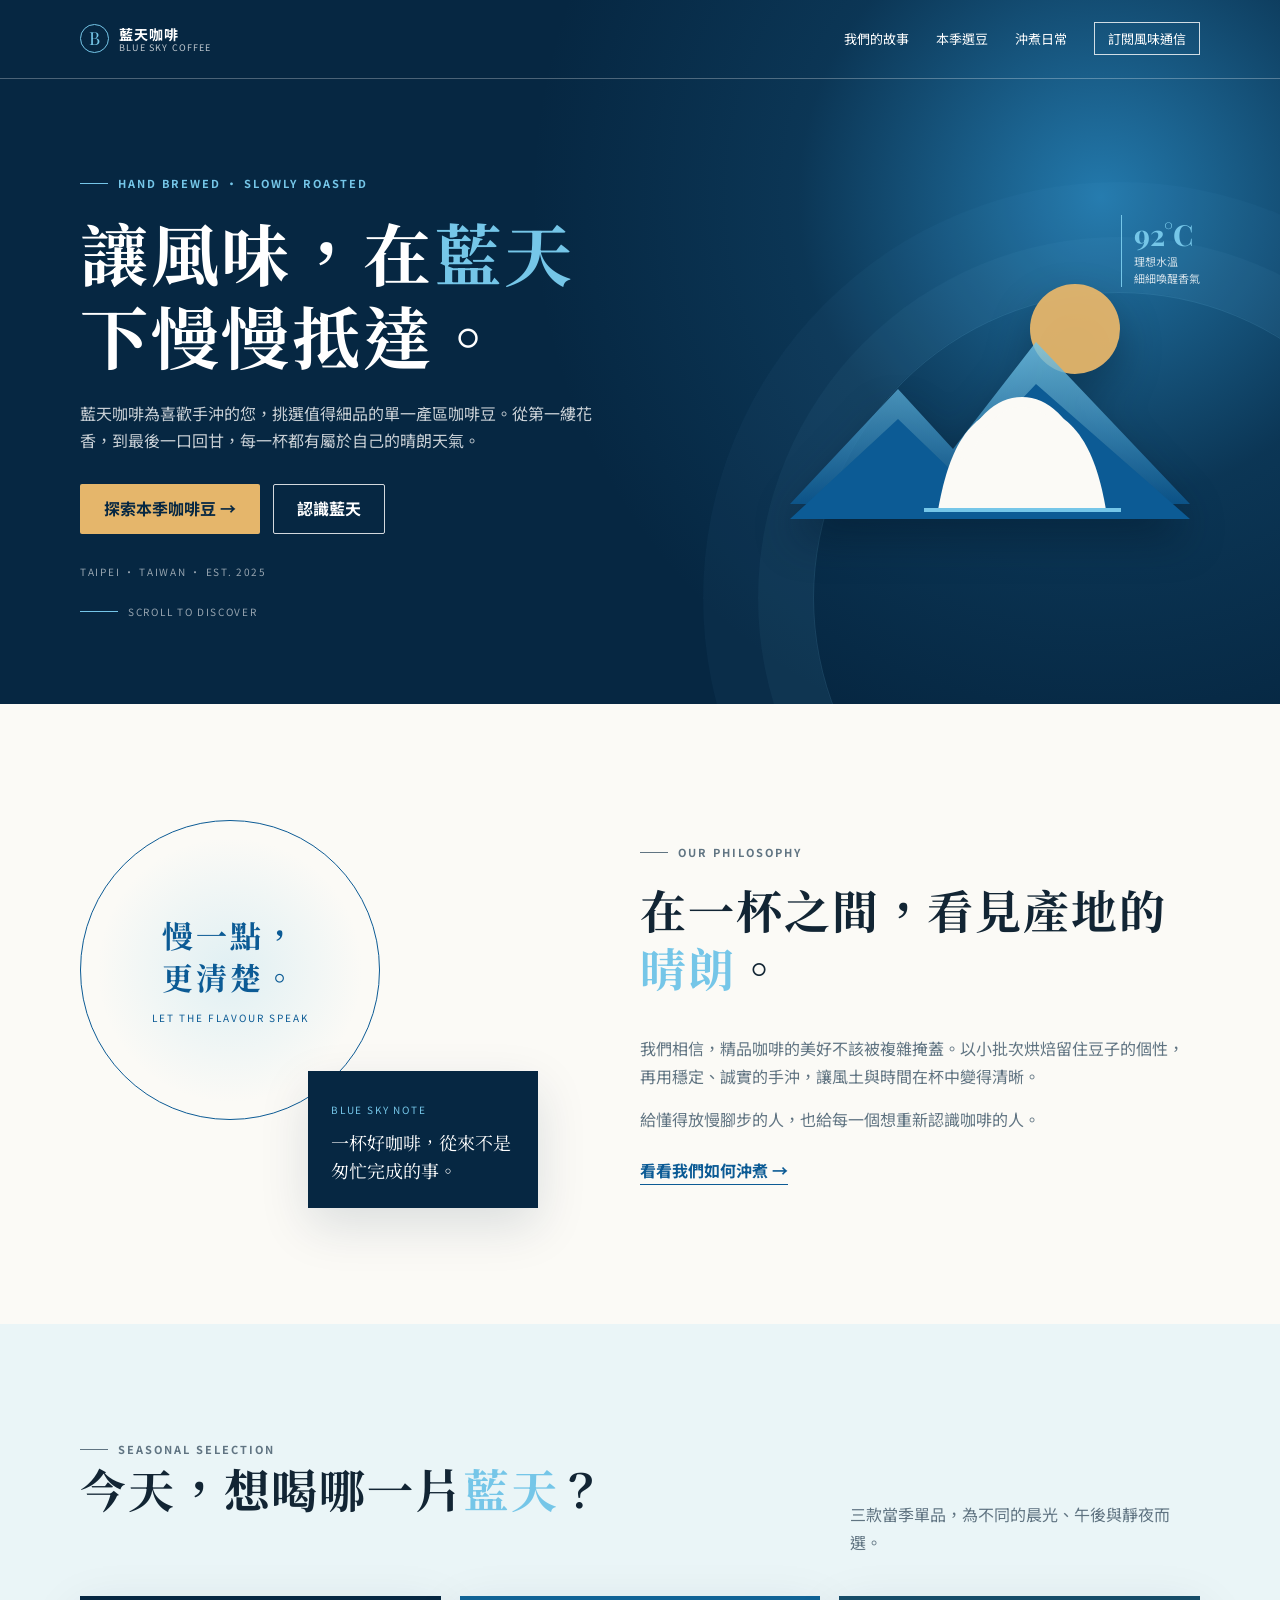
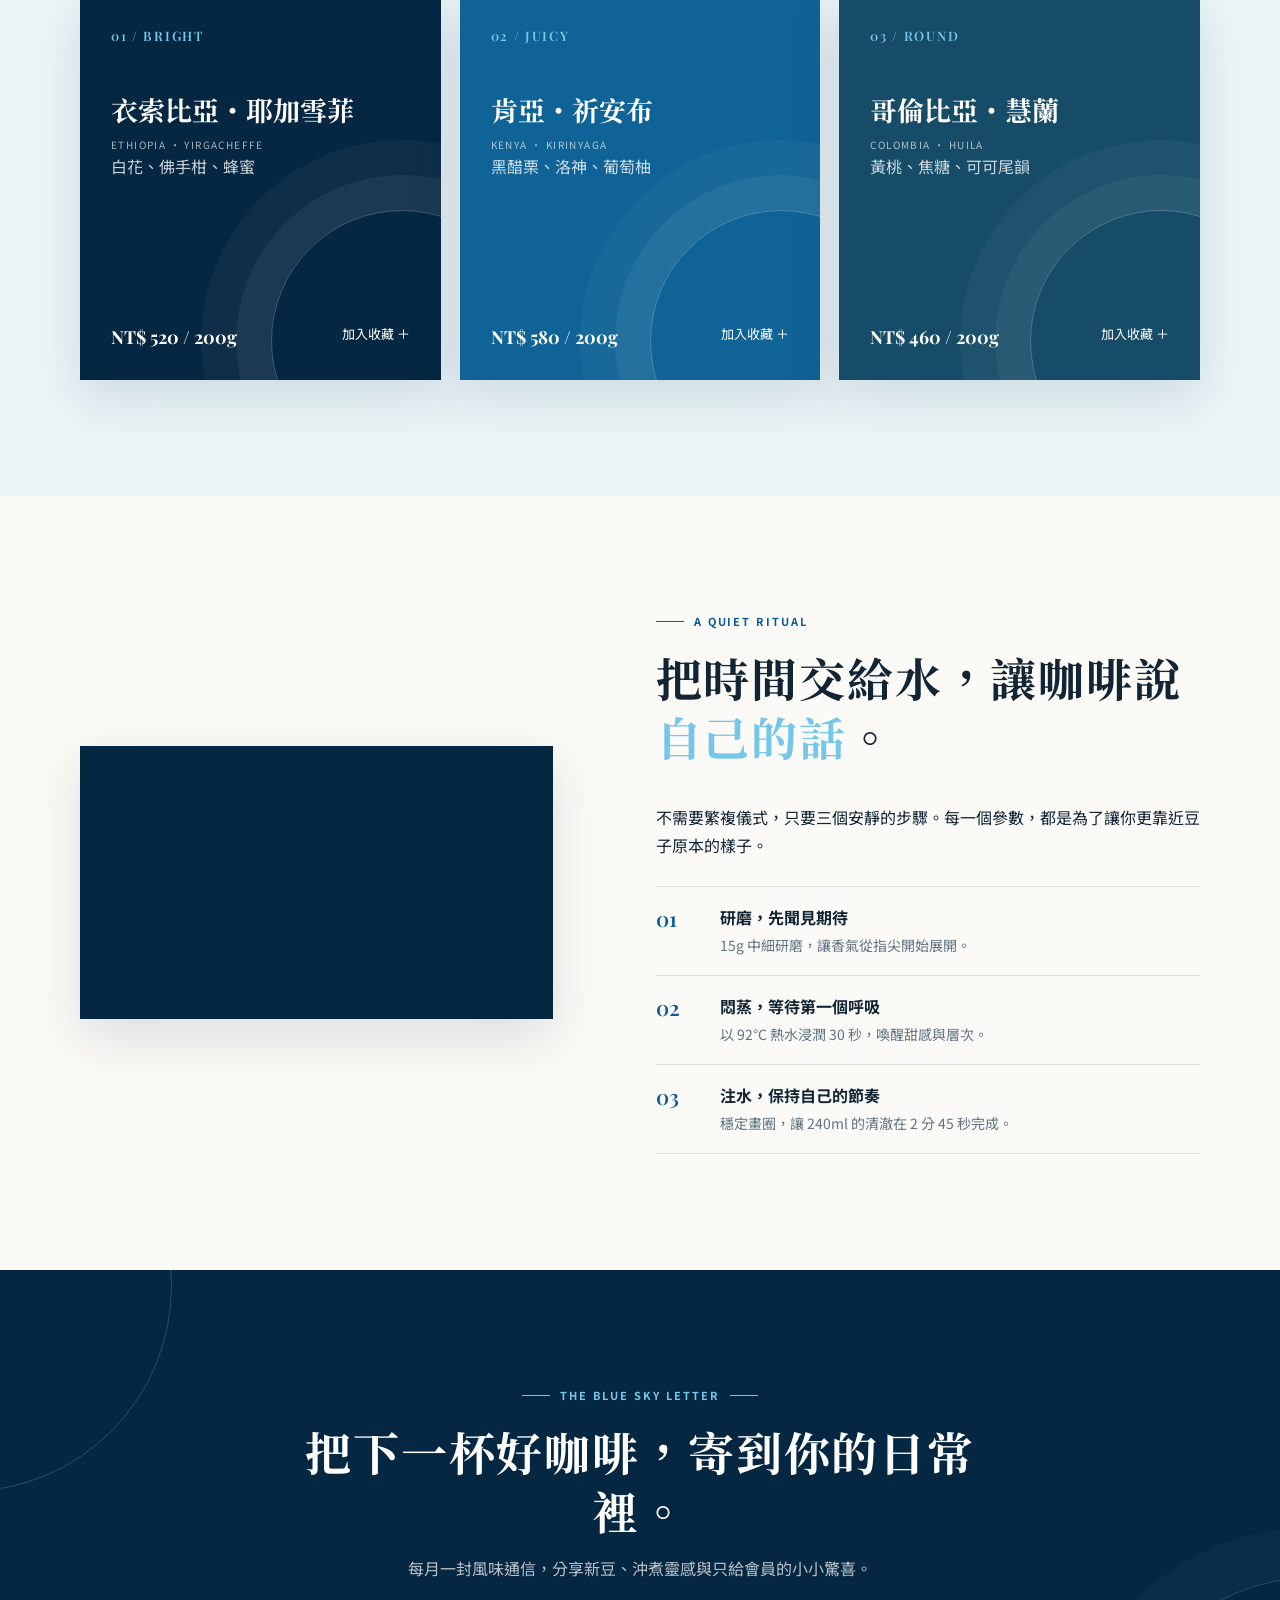
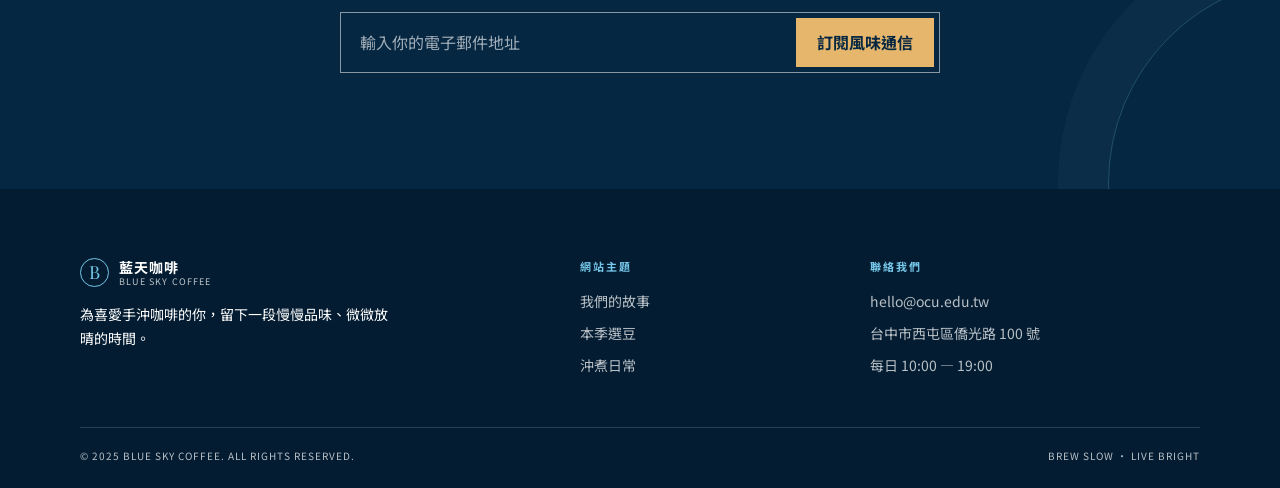
<file: openpage4/index.html>
<!doctype html>
<html lang="zh-Hant">
<head>
  <meta charset="UTF-8">
  <meta name="viewport" content="width=device-width, initial-scale=1.0">
  <meta name="description" content="藍天咖啡，為手沖咖啡愛好者挑選當季精品咖啡豆，讓每一杯都清澈、明亮、值得細品。">
  <title>藍天咖啡｜讓風味，慢慢抵達</title>
  <link rel="preconnect" href="https://fonts.googleapis.com">
  <link rel="preconnect" href="https://fonts.gstatic.com" crossorigin>
  <link href="https://fonts.googleapis.com/css2?family=Noto+Sans+TC:wght@400;500;700&family=Noto+Serif+TC:wght@600;700;900&family=Playfair+Display:wght@600;700&display=swap" rel="stylesheet">
  <style>
    :root{--navy:#062742;--blue:#0c5b95;--sky:#75c6e8;--mist:#eaf5f7;--cream:#fbfaf6;--ink:#122534;--muted:#607482;--line:#d7e4e8;--sand:#e5b66b;--shadow:0 18px 50px rgba(6,39,66,.13)}
    *{box-sizing:border-box} html{scroll-behavior:smooth} body{margin:0;background:var(--cream);color:var(--ink);font-family:"Noto Sans TC",sans-serif;font-size:16px;line-height:1.7} a{color:inherit;text-decoration:none} button,input{font:inherit} button{cursor:pointer} .wrap{width:min(1120px,calc(100% - 48px));margin:auto} :focus-visible{outline:3px solid var(--sky);outline-offset:4px}
    header{position:absolute;z-index:10;top:0;left:0;width:100%;border-bottom:1px solid rgba(255,255,255,.28)} nav{height:78px;display:flex;align-items:center;justify-content:space-between;gap:25px}.brand{display:flex;align-items:center;gap:10px;color:#fff;line-height:1.2}.brand-mark{display:grid;place-items:center;width:29px;height:29px;border:1px solid var(--sky);border-radius:50%;font-family:"Playfair Display",serif;color:var(--sky);font-size:18px}.brand strong{font-size:14px;letter-spacing:.08em}.brand small{display:block;font-size:9px;letter-spacing:.13em;color:rgba(255,255,255,.75)}.nav-links{display:flex;align-items:center;gap:27px;list-style:none;margin:0;padding:0;color:#fff;font-size:13px}.nav-links a:not(.nav-cta){position:relative}.nav-links a:not(.nav-cta):after{content:"";position:absolute;right:0;bottom:-7px;width:0;height:1px;background:var(--sky);transition:width .25s}.nav-links a:not(.nav-cta):hover:after{width:100%;left:0}.nav-cta{border:1px solid rgba(255,255,255,.8);padding:6px 13px;transition:.25s}.nav-cta:hover{background:#fff;color:var(--navy)}.menu-toggle{display:none;border:0;background:transparent;color:#fff;font-size:25px}
    .hero{min-height:704px;padding:122px 0 72px;background:radial-gradient(circle at 86% 28%,#2379ac 0,rgba(35,121,172,.18) 25%,transparent 47%),var(--navy);color:#fff;overflow:hidden;position:relative}.hero:after{content:"";position:absolute;right:-145px;bottom:-200px;width:610px;height:610px;border:1px solid rgba(117,198,232,.16);border-radius:50%;box-shadow:0 0 0 55px rgba(117,198,232,.05),0 0 0 110px rgba(117,198,232,.035)}.hero-grid{display:grid;grid-template-columns:1.02fr .98fr;align-items:center;gap:45px;min-height:510px;position:relative;z-index:1}.eyebrow{display:flex;align-items:center;gap:10px;margin:0 0 18px;color:var(--blue);font-size:11px;font-weight:700;letter-spacing:.18em}.eyebrow:before{content:"";width:28px;height:1px;background:currentColor}.hero .eyebrow{color:var(--sky)}h1,h2,h3,p{margin-top:0}.hero h1{max-width:650px;margin-bottom:23px;font-family:"Noto Serif TC",serif;font-size:clamp(42px,5.5vw,68px);line-height:1.22;letter-spacing:.04em}.sky-text{color:var(--sky)}.hero-lede{max-width:535px;color:rgba(255,255,255,.78);margin-bottom:30px}.hero-actions{display:flex;flex-wrap:wrap;gap:13px}.button{display:inline-flex;justify-content:center;align-items:center;min-height:50px;padding:10px 23px;border:1px solid transparent;border-radius:2px;font-weight:700;transition:transform .2s,background .2s,color .2s}.button:hover{transform:translateY(-2px)}.button.primary{background:var(--sand);color:var(--navy)}.button.secondary{border-color:rgba(255,255,255,.82);color:#fff}.button.secondary:hover{background:#fff;color:var(--navy)}.origin{margin:29px 0 0;color:rgba(255,255,255,.58);font-size:10px;letter-spacing:.17em}.scroll-note{position:absolute;bottom:2px;display:flex;align-items:center;gap:10px;color:rgba(255,255,255,.58);font-size:10px;letter-spacing:.17em}.scroll-note:before{content:"";width:38px;height:1px;background:var(--sky)}.hero-art{height:420px;position:relative}.hero-art img{position:absolute;width:400px;height:300px;right:10px;bottom:28px;object-fit:contain;filter:drop-shadow(0 20px 20px rgba(1,19,34,.38));}.temp-note{position:absolute;right:0;top:48px;border-left:1px solid var(--sky);padding-left:12px;color:rgba(255,255,255,.8);font-size:11px;line-height:1.55}.temp-note b{font:700 29px "Playfair Display",serif;color:var(--sky)}
    section:not(.hero){padding:116px 0}.section-title{font:700 clamp(30px,4vw,46px)/1.28 "Noto Serif TC",serif;letter-spacing:.04em}.story-grid,.brew-grid{display:grid;grid-template-columns:.9fr 1.1fr;align-items:center;gap:clamp(45px,8vw,105px)}.seal-stage{height:388px;position:relative}.seal{display:grid;place-content:center;width:300px;height:300px;border:1px solid var(--blue);border-radius:50%;background:radial-gradient(circle,rgba(117,198,232,.2),transparent 63%);color:var(--blue);text-align:center}.seal b{font:700 31px/1.35 "Noto Serif TC",serif;letter-spacing:.1em}.seal span{margin-top:12px;font-size:10px;letter-spacing:.2em}.sky-note{position:absolute;right:0;bottom:0;width:230px;padding:23px;background:var(--navy);color:#fff;box-shadow:var(--shadow)}.sky-note small{color:var(--sky);font-size:10px;letter-spacing:.18em}.sky-note p{margin:8px 0 0;font-family:"Noto Serif TC",serif;font-size:18px;line-height:1.55}.story-copy p{color:var(--muted)}.text-link{display:inline-block;margin-top:8px;color:var(--blue);font-weight:700;border-bottom:1px solid currentColor}
    .coffee{background:var(--mist)}.title-row{display:flex;align-items:end;justify-content:space-between;gap:28px;margin-bottom:40px}.title-row p{max-width:350px;margin:0;color:var(--muted)}.coffee-grid{display:grid;grid-template-columns:repeat(3,1fr);gap:19px}.coffee-card{position:relative;isolation:isolate;overflow:hidden;display:flex;flex-direction:column;min-height:384px;padding:31px;background:var(--navy);color:#fff;box-shadow:var(--shadow)}.coffee-card:nth-child(2){background:#106396}.coffee-card:nth-child(3){background:#164c68}.coffee-card:after{content:"";position:absolute;z-index:-1;right:-92px;bottom:-92px;width:260px;height:260px;border:1px solid rgba(255,255,255,.24);border-radius:50%;box-shadow:0 0 0 35px rgba(255,255,255,.05),0 0 0 70px rgba(255,255,255,.035)}.coffee-number{font:600 13px "Playfair Display",serif;letter-spacing:.13em;color:var(--sky)}.coffee-card h3{margin:48px 0 8px;font:700 27px/1.35 "Noto Serif TC",serif}.region{font-size:10px;letter-spacing:.14em;color:rgba(255,255,255,.65)}.flavour{color:rgba(255,255,255,.78)}.card-bottom{display:flex;align-items:end;justify-content:space-between;gap:10px;margin-top:auto}.price{font:700 18px "Playfair Display",serif}.favorite{border:0;background:transparent;padding:4px 0;color:#fff;font-size:13px;transition:color .2s}.favorite:hover{color:var(--sand)}
    .brew-grid{grid-template-columns:.93fr 1.07fr}.video-wrap{aspect-ratio:560/315;background:var(--navy);box-shadow:var(--shadow)}.video-wrap iframe{width:100%;height:100%;border:0}.steps{list-style:none;margin:27px 0 0;padding:0;border-top:1px solid var(--line)}.steps li{display:grid;grid-template-columns:48px 1fr;gap:16px;padding:17px 0;border-bottom:1px solid var(--line)}.step-no{font:600 21px "Playfair Display",serif;color:var(--blue)}.steps h3{margin:0 0 3px;font-size:16px}.steps p{margin:0;color:var(--muted);font-size:14px}
    .visit{position:relative;overflow:hidden;background:var(--navy);color:#fff;text-align:center}.visit:before,.visit:after{content:"";position:absolute;width:410px;height:410px;border:1px solid rgba(117,198,232,.25);border-radius:50%}.visit:before{left:-240px;top:-190px}.visit:after{right:-240px;bottom:-200px;box-shadow:0 0 0 50px rgba(117,198,232,.04)}.visit .wrap{position:relative;z-index:1;max-width:720px}.visit .eyebrow{justify-content:center;color:var(--sky)}.visit .eyebrow:after{content:"";width:28px;height:1px;background:currentColor}.visit h2{margin-bottom:15px}.visit p{color:rgba(255,255,255,.72)}.subscribe-form{display:flex;margin:30px auto 0;max-width:600px;padding:5px;border:1px solid rgba(255,255,255,.52)}.subscribe-form input{flex:1;min-width:0;border:0;background:transparent;padding:11px 14px;color:#fff;outline:0}.subscribe-form input::placeholder{color:rgba(255,255,255,.62)}.subscribe-form button{border:0;background:var(--sand);padding:10px 21px;color:var(--navy);font-weight:700}
    footer{background:#031c31;color:rgba(255,255,255,.72);padding:68px 0 24px}.footer-grid{display:grid;grid-template-columns:1.5fr .8fr 1.1fr;gap:50px}.footer-brand{color:#fff}.footer-brand .brand{margin-bottom:16px}.footer-brand p{max-width:310px;font-size:14px}.footer-title{margin:0 0 14px;color:var(--sky);font-size:11px;font-weight:700;letter-spacing:.18em}.footer-links{display:grid;gap:8px;font-size:14px}.footer-links a:hover{color:var(--sky)}.footer-base{display:flex;justify-content:space-between;gap:16px;margin-top:49px;padding-top:19px;border-top:1px solid rgba(255,255,255,.15);font-size:10px;letter-spacing:.1em}.toast{position:fixed;z-index:20;right:22px;bottom:22px;max-width:min(360px,calc(100% - 44px));border-left:3px solid var(--sand);padding:13px 17px;background:var(--navy);color:#fff;box-shadow:var(--shadow);opacity:0;transform:translateY(12px);pointer-events:none;transition:.25s}.toast.show{opacity:1;transform:none}.reveal{opacity:0;transform:translateY(18px);transition:opacity .65s ease,transform .65s ease}.reveal.visible{opacity:1;transform:none}
    @media(max-width:820px){.menu-toggle{display:block}.nav-links{position:absolute;top:78px;left:0;width:100%;max-height:0;overflow:hidden;display:block;background:#05233c;transition:max-height .3s}.nav-links.open{max-height:300px}.nav-links li{border-bottom:1px solid rgba(255,255,255,.1)}.nav-links a{display:block;padding:13px 24px}.nav-links .nav-cta{margin:10px 24px}.hero{min-height:710px}.hero-grid{grid-template-columns:1fr;padding-top:25px}.hero-art{height:225px}.hero-art img{width:320px;height:240px;right:50%;bottom:-12px;transform:translateX(50%)}.temp-note{right:8%;top:2px}.scroll-note{display:none}.story-grid,.brew-grid{grid-template-columns:1fr;gap:45px}.coffee-grid{grid-template-columns:repeat(2,1fr)}.coffee-card:nth-child(3){grid-column:span 2}.footer-grid{grid-template-columns:1fr 1fr}.footer-brand{grid-column:span 2}}
    @media(max-width:560px){.wrap{width:calc(100% - 34px)}.brand strong{font-size:13px}.hero{min-height:680px;padding-top:105px}.hero h1{font-size:40px}.hero-lede{font-size:14px}.hero-art{height:185px}.hero-art img{width:270px;height:205px}.temp-note{display:none}section:not(.hero){padding:76px 0}.seal-stage{height:310px}.seal{width:245px;height:245px}.seal b{font-size:25px}.sky-note{width:185px;padding:17px}.sky-note p{font-size:15px}.title-row{display:block;margin-bottom:28px}.title-row p{margin-top:14px}.coffee-grid{grid-template-columns:1fr}.coffee-card,.coffee-card:nth-child(3){grid-column:auto;min-height:330px}.video-wrap{margin:0 -17px}.subscribe-form{flex-direction:column;gap:5px}.subscribe-form input,.subscribe-form button{width:100%;min-height:48px}.footer-grid{grid-template-columns:1fr;gap:30px}.footer-brand{grid-column:auto}.footer-base{display:block;line-height:2}.footer-base span{display:block}}
    @media(prefers-reduced-motion:reduce){html{scroll-behavior:auto}.reveal{opacity:1;transform:none;transition:none}*,*:before,*:after{transition-duration:.01ms!important;animation-duration:.01ms!important}}
  </style>
</head>
<body>
  <header id="top"><nav class="wrap" aria-label="主要導覽"><a class="brand" href="#top" aria-label="回到藍天咖啡首頁"><span class="brand-mark">B</span><span><strong>藍天咖啡</strong><small>BLUE SKY COFFEE</small></span></a><button class="menu-toggle" type="button" aria-label="開啟導覽選單" aria-controls="navLinks" aria-expanded="false">☰</button><ul class="nav-links" id="navLinks"><li><a href="#story">我們的故事</a></li><li><a href="#coffee">本季選豆</a></li><li><a href="#brew">沖煮日常</a></li><li><a class="nav-cta" href="#visit">訂閱風味通信</a></li></ul></nav></header>
  <main>
    <section class="hero" aria-labelledby="heroTitle"><div class="wrap hero-grid"><div><p class="eyebrow">HAND BREWED · SLOWLY ROASTED</p><h1 id="heroTitle">讓風味，在<span class="sky-text">藍天</span>下慢慢抵達。</h1><p class="hero-lede">藍天咖啡為喜歡手沖的您，挑選值得細品的單一產區咖啡豆。從第一縷花香，到最後一口回甘，每一杯都有屬於自己的晴朗天氣。</p><div class="hero-actions"><a class="button primary" href="#coffee">探索本季咖啡豆 →</a><a class="button secondary" href="#story">認識藍天</a></div><p class="origin">TAIPEI · TAIWAN · EST. 2025</p></div><div class="hero-art" aria-hidden="true"><img alt="" src="data:image/svg+xml,%3Csvg xmlns='http://www.w3.org/2000/svg' viewBox='0 0 400 300'%3E%3Cdefs%3E%3ClinearGradient id='g' x1='0' x2='0' y1='0' y2='1'%3E%3Cstop stop-color='%2375c6e8'/%3E%3Cstop offset='1' stop-color='%230c5b95'/%3E%3C/linearGradient%3E%3C/defs%3E%3Ccircle cx='285' cy='70' r='45' fill='%23e5b66b' opacity='.95'/%3E%3Cpath d='M0 245 108 130l55 60 83-107 154 162z' fill='url(%23g)' opacity='.8'/%3E%3Cpath d='M0 260 108 160l55 53 83-88 154 135z' fill='%230c5b95'/%3E%3Cpath d='M148 251c10-55 28-104 84-104s75 51 84 104z' fill='%23fbfaf6'/%3E%3Cpath d='M174 200c13-37 34-57 58-57s44 20 58 57' fill='none' stroke='%23fbfaf6' stroke-width='10'/%3E%3Cpath d='M134 251h197' stroke='%2375c6e8' stroke-width='4'/%3E%3C/svg%3E"><div class="temp-note"><b>92°C</b><br>理想水溫<br>細細喚醒香氣</div></div><p class="scroll-note">SCROLL TO DISCOVER</p></div></section>
    <section id="story"><div class="wrap story-grid"><div class="seal-stage reveal"><div class="seal"><b>慢一點，<br>更清楚。</b><span>LET THE FLAVOUR SPEAK</span></div><div class="sky-note"><small>BLUE SKY NOTE</small><p>一杯好咖啡，從來不是匆忙完成的事。</p></div></div><div class="story-copy reveal"><p class="eyebrow">OUR PHILOSOPHY</p><h2 class="section-title">在一杯之間，看見產地的<span class="sky-text">晴朗</span>。</h2><p>我們相信，精品咖啡的美好不該被複雜掩蓋。以小批次烘焙留住豆子的個性，再用穩定、誠實的手沖，讓風土與時間在杯中變得清晰。</p><p>給懂得放慢腳步的人，也給每一個想重新認識咖啡的人。</p><a class="text-link" href="#brew">看看我們如何沖煮 →</a></div></div></section>
    <section class="coffee" id="coffee"><div class="wrap"><div class="title-row reveal"><div><p class="eyebrow">SEASONAL SELECTION</p><h2 class="section-title">今天，想喝哪一片<span class="sky-text">藍天</span>？</h2></div><p>三款當季單品，為不同的晨光、午後與靜夜而選。</p></div><div class="coffee-grid"><article class="coffee-card reveal"><span class="coffee-number">01 / BRIGHT</span><h3>衣索比亞・耶加雪菲</h3><span class="region">ETHIOPIA · YIRGACHEFFE</span><p class="flavour">白花、佛手柑、蜂蜜</p><div class="card-bottom"><span class="price">NT$ 520 / 200g</span><button class="favorite" type="button" data-coffee="衣索比亞・耶加雪菲" aria-label="將衣索比亞・耶加雪菲加入收藏">加入收藏 ＋</button></div></article><article class="coffee-card reveal"><span class="coffee-number">02 / JUICY</span><h3>肯亞・祈安布</h3><span class="region">KENYA · KIRINYAGA</span><p class="flavour">黑醋栗、洛神、葡萄柚</p><div class="card-bottom"><span class="price">NT$ 580 / 200g</span><button class="favorite" type="button" data-coffee="肯亞・祈安布" aria-label="將肯亞・祈安布加入收藏">加入收藏 ＋</button></div></article><article class="coffee-card reveal"><span class="coffee-number">03 / ROUND</span><h3>哥倫比亞・慧蘭</h3><span class="region">COLOMBIA · HUILA</span><p class="flavour">黃桃、焦糖、可可尾韻</p><div class="card-bottom"><span class="price">NT$ 460 / 200g</span><button class="favorite" type="button" data-coffee="哥倫比亞・慧蘭" aria-label="將哥倫比亞・慧蘭加入收藏">加入收藏 ＋</button></div></article></div></div></section>
    <section id="brew"><div class="wrap brew-grid"><div class="video-wrap reveal"><iframe src="https://www.youtube.com/embed/hMOYa4EBntI" title="藍天咖啡手沖日常影片" allowfullscreen></iframe></div><div class="reveal"><p class="eyebrow">A QUIET RITUAL</p><h2 class="section-title">把時間交給水，讓咖啡說<span class="sky-text">自己的話</span>。</h2><p>不需要繁複儀式，只要三個安靜的步驟。每一個參數，都是為了讓你更靠近豆子原本的樣子。</p><ol class="steps"><li><span class="step-no">01</span><div><h3>研磨，先聞見期待</h3><p>15g 中細研磨，讓香氣從指尖開始展開。</p></div></li><li><span class="step-no">02</span><div><h3>悶蒸，等待第一個呼吸</h3><p>以 92°C 熱水浸潤 30 秒，喚醒甜感與層次。</p></div></li><li><span class="step-no">03</span><div><h3>注水，保持自己的節奏</h3><p>穩定畫圈，讓 240ml 的清澈在 2 分 45 秒完成。</p></div></li></ol></div></div></section>
    <section class="visit" id="visit"><div class="wrap reveal"><p class="eyebrow">THE BLUE SKY LETTER</p><h2 class="section-title">把下一杯好咖啡，寄到你的日常裡。</h2><p>每月一封風味通信，分享新豆、沖煮靈感與只給會員的小小驚喜。</p><form class="subscribe-form" id="subscribeForm"><input type="email" required aria-label="電子郵件地址" placeholder="輸入你的電子郵件地址"><button type="submit">訂閱風味通信</button></form></div></section>
  </main>
  <footer><div class="wrap"><div class="footer-grid"><div class="footer-brand"><div class="brand"><span class="brand-mark">B</span><span><strong>藍天咖啡</strong><small>BLUE SKY COFFEE</small></span></div><p>為喜愛手沖咖啡的你，留下一段慢慢品味、微微放晴的時間。</p></div><div><p class="footer-title">網站主題</p><div class="footer-links"><a href="#story">我們的故事</a><a href="#coffee">本季選豆</a><a href="#brew">沖煮日常</a></div></div><div><p class="footer-title">聯絡我們</p><div class="footer-links"><a href="mailto:hello@bluesky.coffee">hello@bluesky.coffee</a><a href="https://www.google.com/maps/search/?api=1&amp;query=%E5%83%91%E5%85%89%E7%A7%91%E6%8A%80%E5%A4%A7%E5%AD%B8" target="_blank" rel="noopener">台中市西屯區僑光路 100 號</a><span>每日 10:00 — 19:00</span></div></div></div><div class="footer-base"><span>© 2025 BLUE SKY COFFEE. ALL RIGHTS RESERVED.</span><span>BREW SLOW · LIVE BRIGHT</span></div></div></footer>
  <div class="toast" id="toast" role="status" aria-live="polite"></div>
  <script>
    const contactLink=document.querySelector('a[href="mailto:hello@bluesky.coffee"]'); if(contactLink){contactLink.href='mailto:hello@ocu.edu.tw';contactLink.textContent='hello@ocu.edu.tw'}
    const toggle=document.querySelector('.menu-toggle'), links=document.querySelector('.nav-links');
    function closeMenu(){links.classList.remove('open');toggle.setAttribute('aria-expanded','false');toggle.setAttribute('aria-label','開啟導覽選單');toggle.textContent='☰'}
    toggle.addEventListener('click',()=>{const open=links.classList.toggle('open');toggle.setAttribute('aria-expanded',String(open));toggle.setAttribute('aria-label',open?'關閉導覽選單':'開啟導覽選單');toggle.textContent=open?'×':'☰'});
    document.querySelectorAll('.nav-links a').forEach(a=>a.addEventListener('click',closeMenu));
    const toast=document.querySelector('#toast'); let toastTimer;
    function showToast(message){clearTimeout(toastTimer);toast.textContent=message;toast.classList.add('show');toastTimer=setTimeout(()=>toast.classList.remove('show'),2600)}
    document.querySelectorAll('[data-coffee]').forEach(button=>button.addEventListener('click',()=>showToast(`已將「${button.dataset.coffee}」加入你的收藏。`)));
    document.querySelector('#subscribeForm').addEventListener('submit',event=>{event.preventDefault();event.currentTarget.reset();showToast('謝謝訂閱，下一封晴朗的風味通信即將寄出。')});
    const revealItems=document.querySelectorAll('.reveal'), reduced=matchMedia('(prefers-reduced-motion: reduce)').matches;
    if(reduced||!('IntersectionObserver' in window)){revealItems.forEach(el=>el.classList.add('visible'))}else{const observer=new IntersectionObserver(entries=>entries.forEach(entry=>{if(entry.isIntersecting){entry.target.classList.add('visible');observer.unobserve(entry.target)}}),{threshold:.12});revealItems.forEach(el=>observer.observe(el))}
  </script>
</body>
</html>
</file>
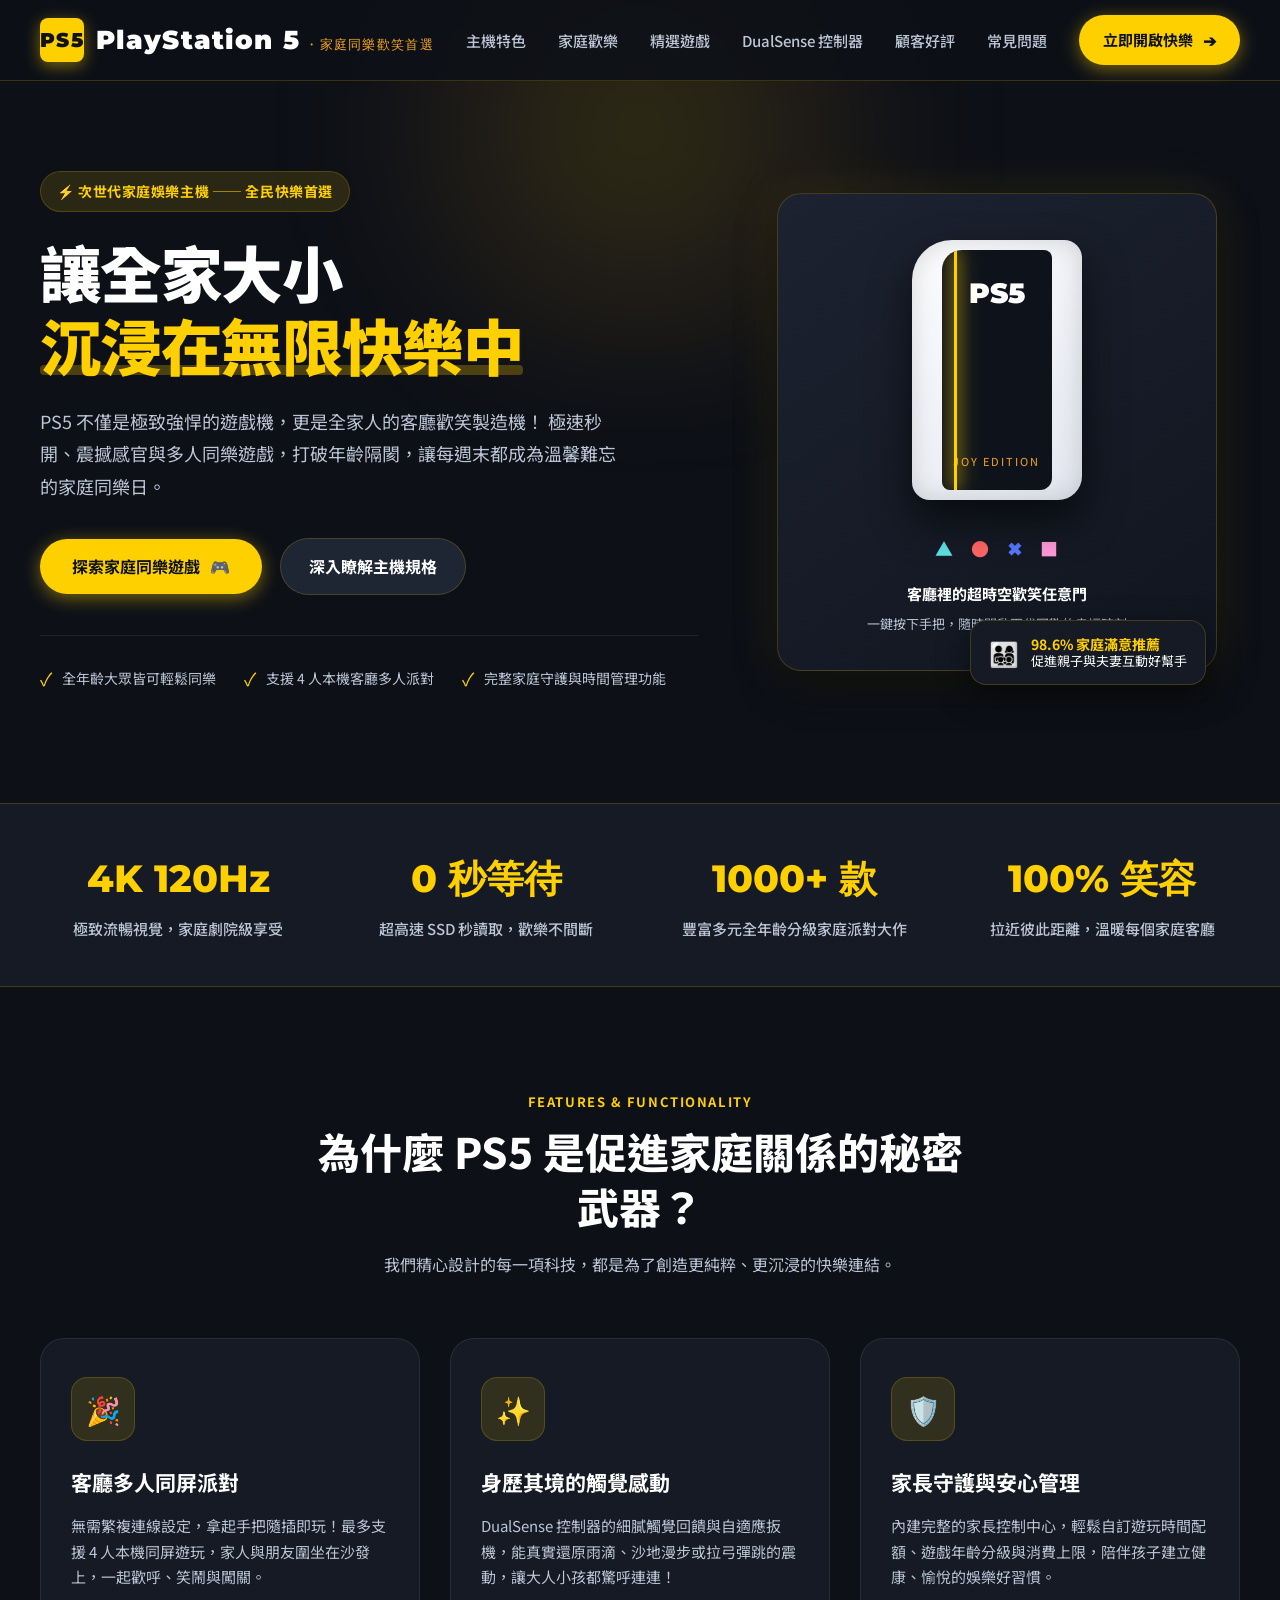
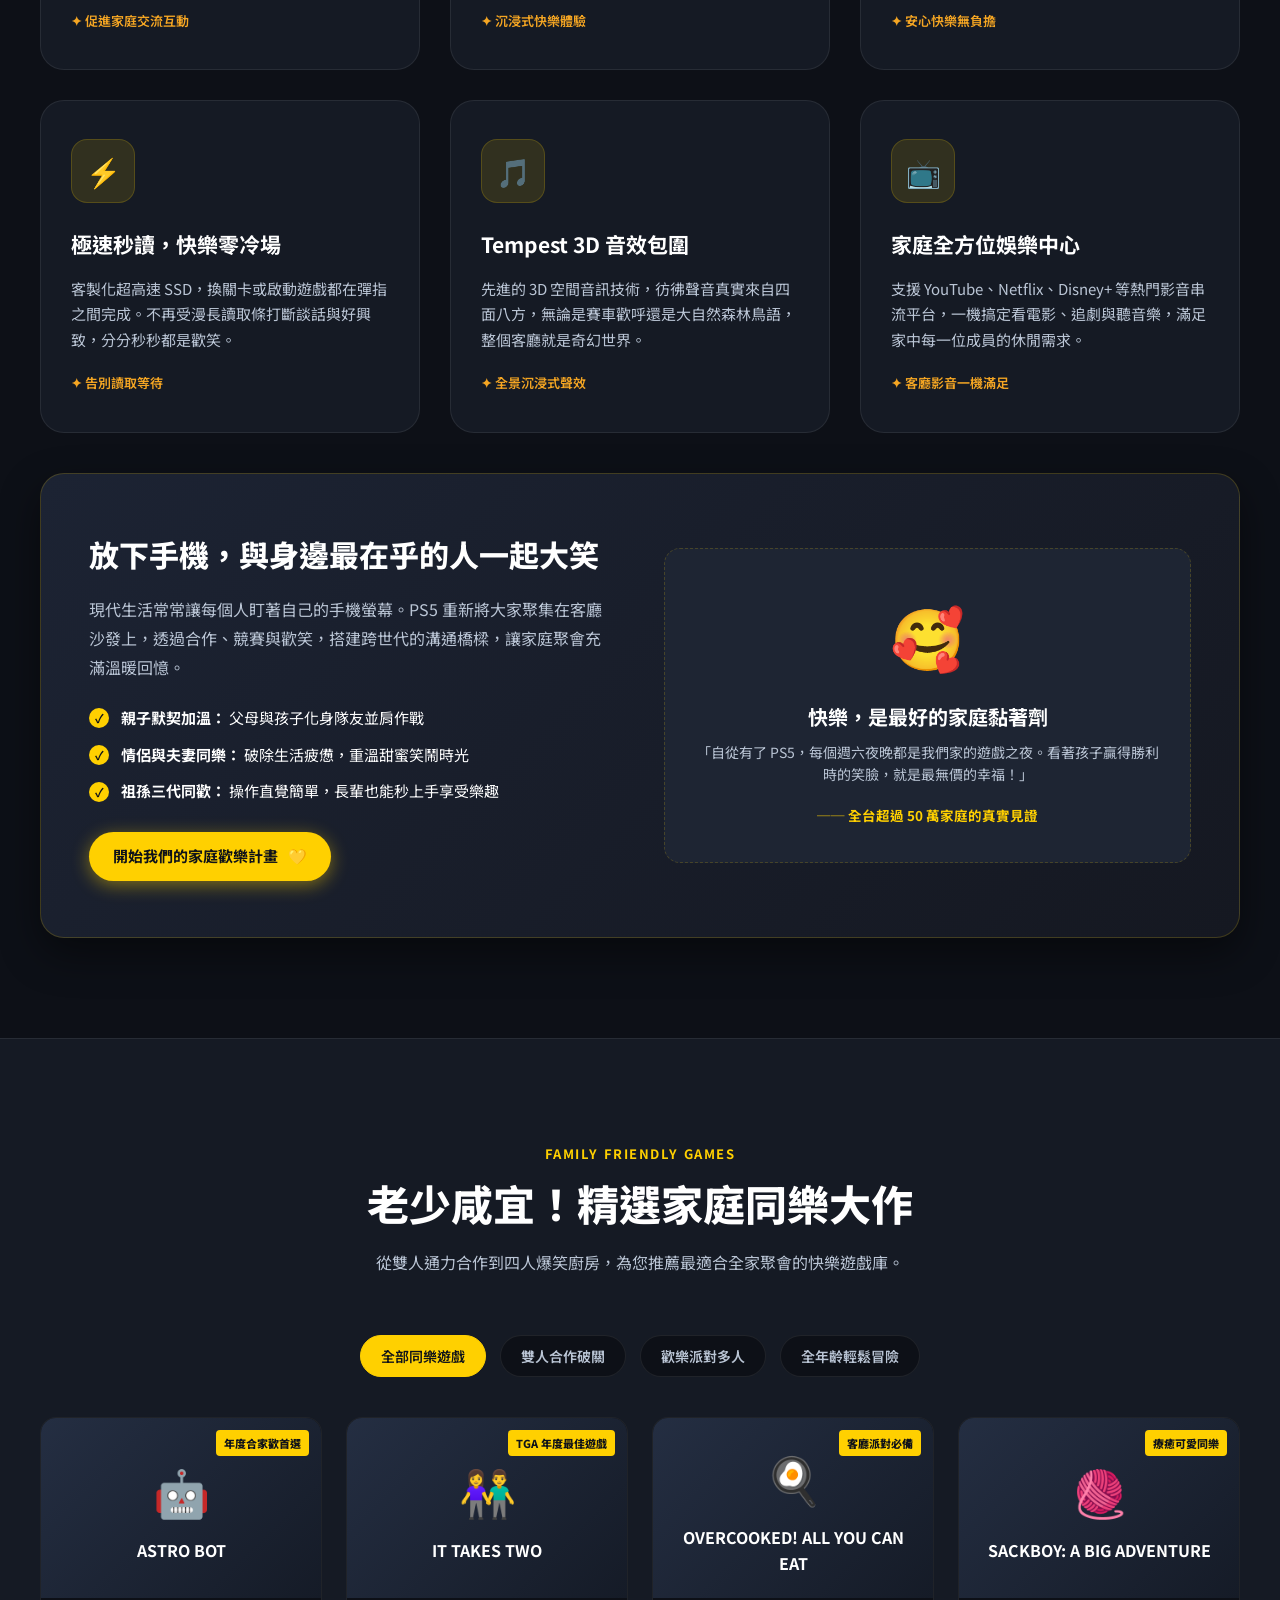
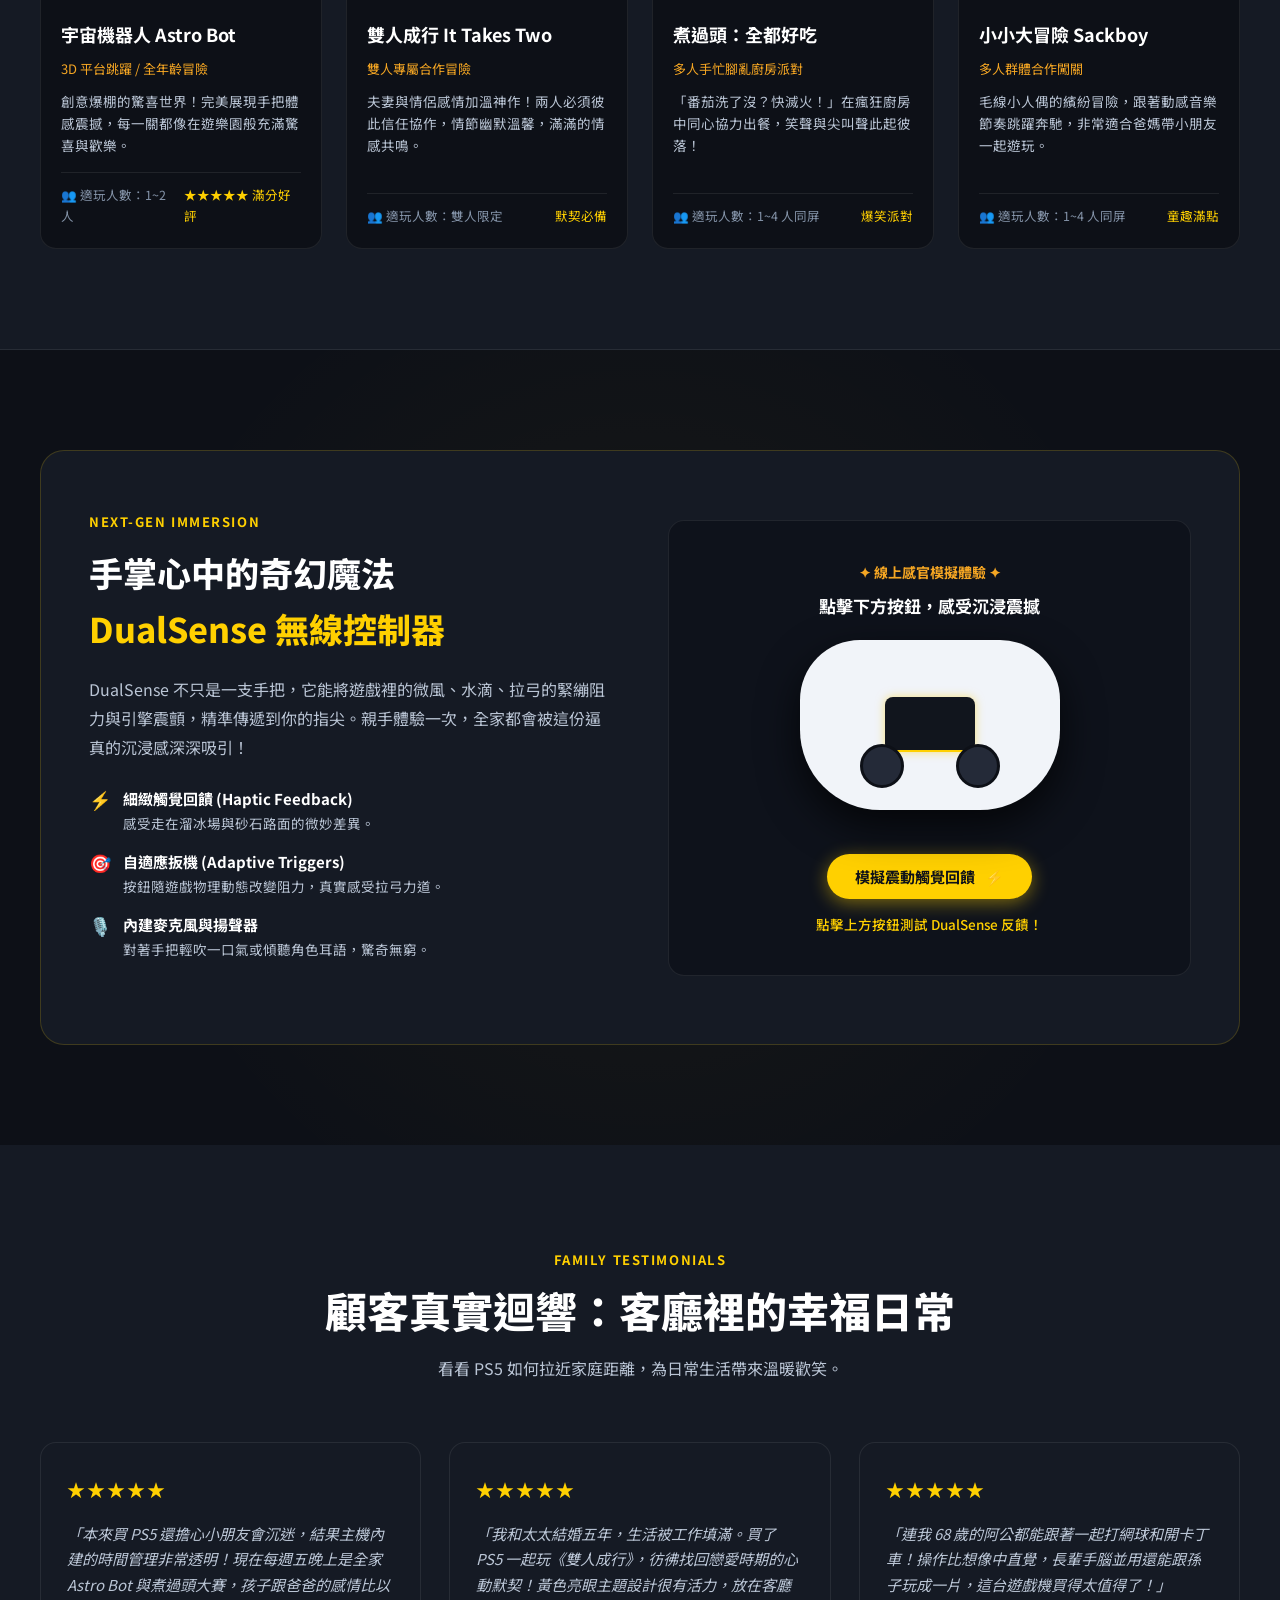
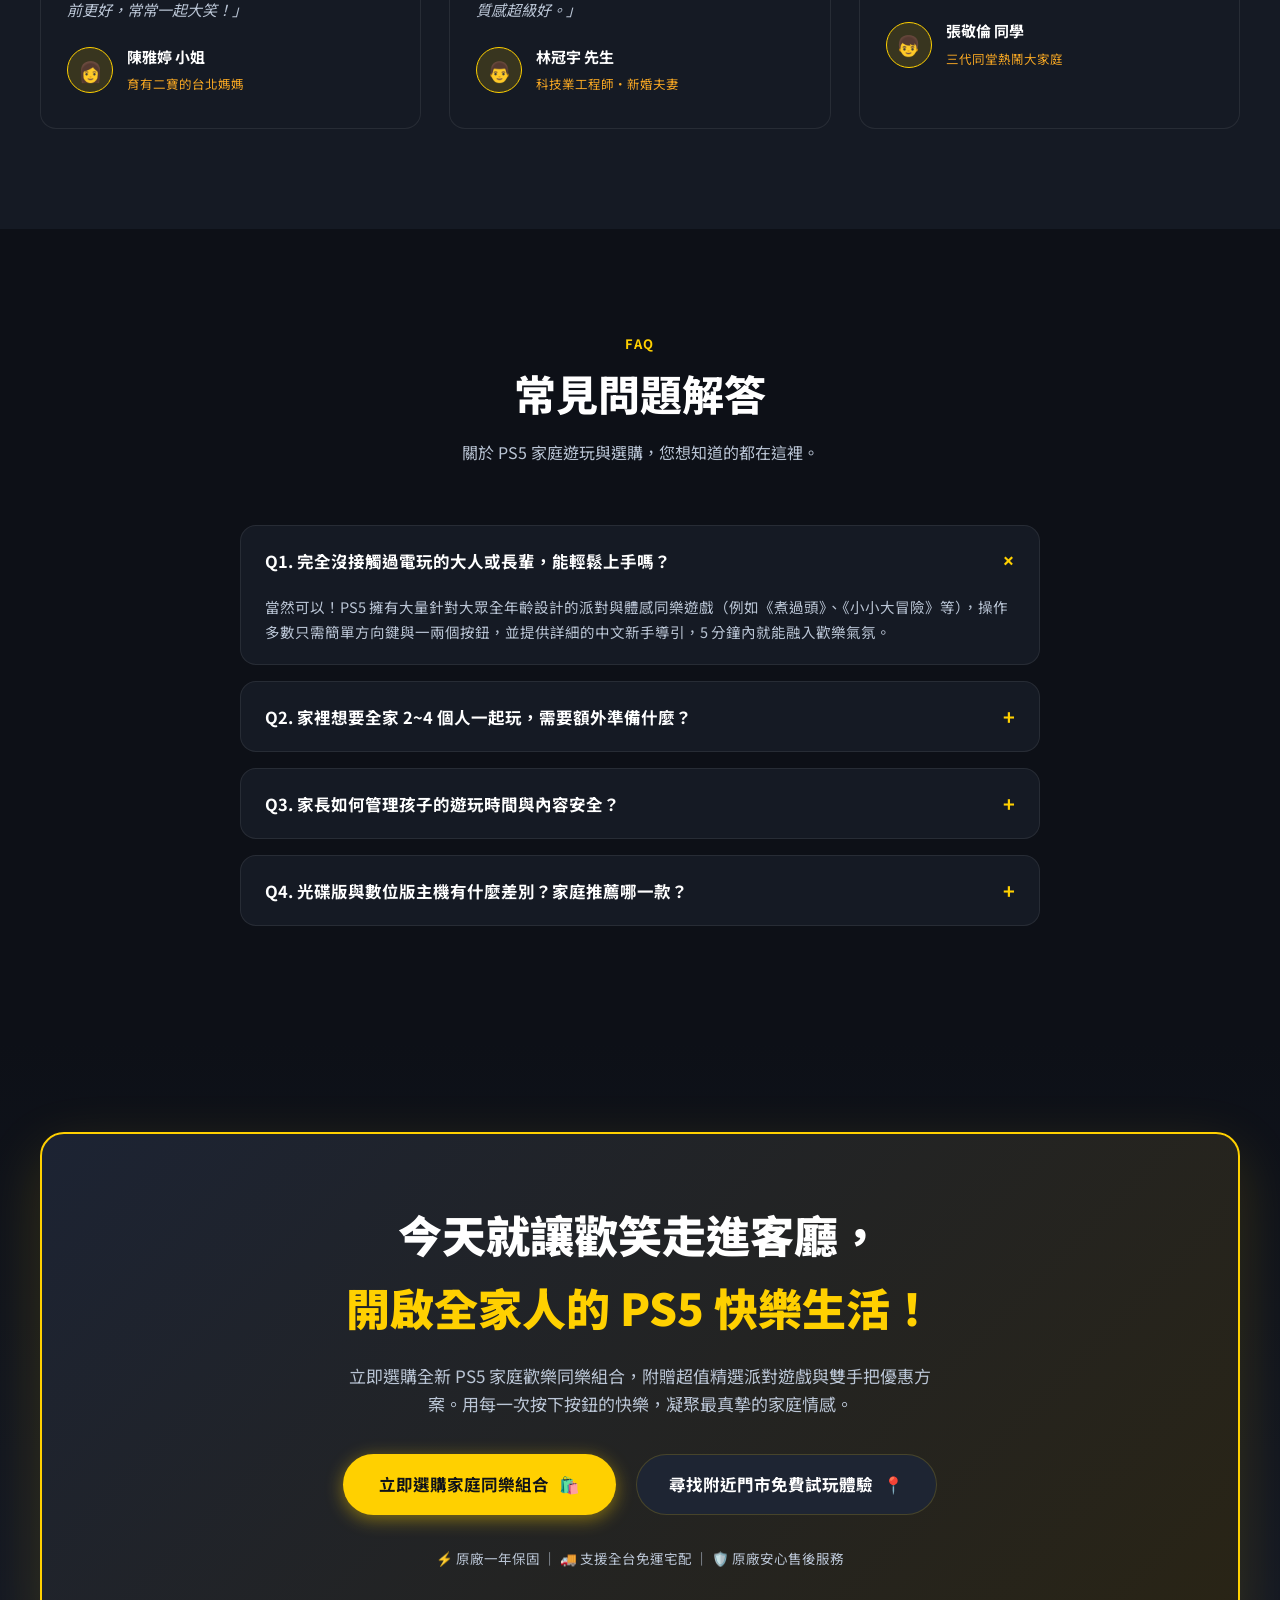
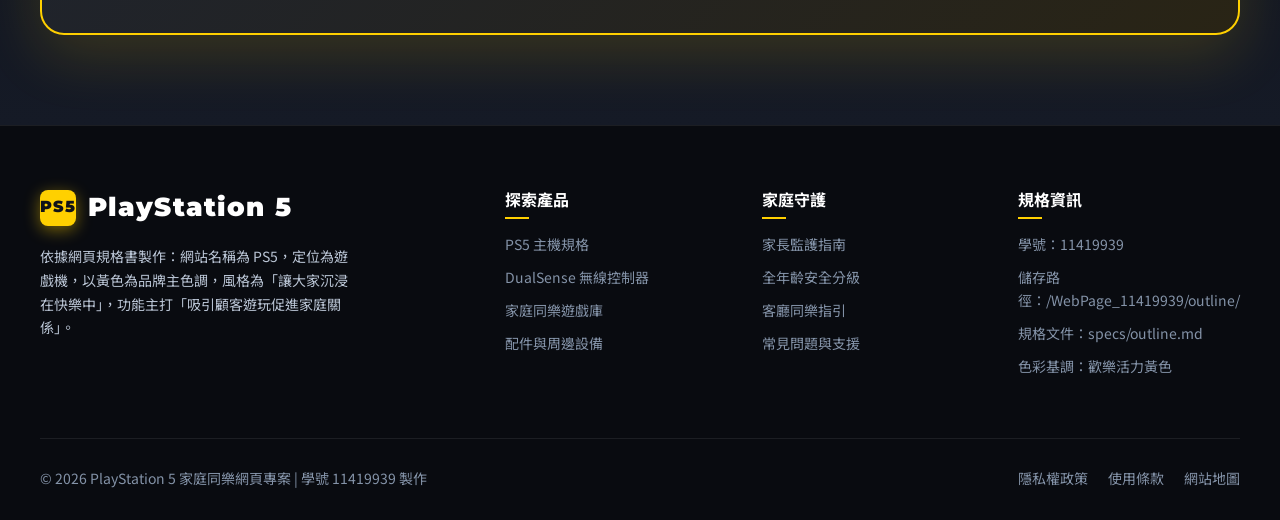
<file: outline/index.html>
<!DOCTYPE html>
<html lang="zh-Hant">
<head>
  <meta charset="UTF-8">
  <meta name="viewport" content="width=device-width, initial-scale=1.0">
  <meta name="description" content="PS5 次世代遊戲機 - 讓大家沉浸在快樂中！促進家庭關係與歡樂同樂的最佳客廳娛樂中心。">
  <title>PS5 遊戲機 ── 讓大家沉浸在快樂中 | 家庭娛樂與同樂首選</title>
  <link rel="preconnect" href="https://fonts.googleapis.com">
  <link rel="preconnect" href="https://fonts.gstatic.com" crossorigin>
  <link href="https://fonts.googleapis.com/css2?family=Montserrat:wght@600;700;800;900&family=Noto+Sans+TC:wght@400;500;700;900&family=Fredoka:wght@500;600;700&display=swap" rel="stylesheet">
  <style>
    :root {
      /* 品牌主色調：黃色系列 (活力、快樂、溫暖、沉浸) */
      --primary-yellow: #FFD000;
      --primary-yellow-hover: #FFE033;
      --primary-yellow-light: #FFF8D6;
      --primary-yellow-glow: rgba(255, 208, 0, 0.45);
      --accent-gold: #F5A623;
      
      /* 背景與暗色階：科技黑、夜空藍黑，襯托亮黃 */
      --bg-dark: #0D1017;
      --bg-surface: #151A24;
      --bg-surface-elevated: #1E2533;
      --bg-card: #202738;
      --border-subtle: rgba(255, 208, 0, 0.18);
      --border-light: rgba(255, 255, 255, 0.08);

      /* 文字與前景色彩 */
      --text-main: #FFFFFF;
      --text-sub: #BAC5D5;
      --text-muted: #8493A8;
      --text-dark: #0F1219;

      /* 陰影與圓角 */
      --radius-sm: 8px;
      --radius-md: 16px;
      --radius-lg: 24px;
      --radius-full: 9999px;
      --shadow-yellow: 0 12px 36px rgba(255, 208, 0, 0.28);
      --shadow-card: 0 16px 40px rgba(0, 0, 0, 0.45);

      --container-width: 1200px;
    }

    * {
      box-sizing: border-box;
      margin: 0;
      padding: 0;
    }

    html {
      scroll-behavior: smooth;
    }

    body {
      background-color: var(--bg-dark);
      color: var(--text-main);
      font-family: 'Noto Sans TC', sans-serif;
      line-height: 1.65;
      overflow-x: hidden;
      -webkit-font-smoothing: antialiased;
    }

    a {
      text-decoration: none;
      color: inherit;
      transition: all 0.25s ease;
    }

    button {
      font-family: inherit;
      cursor: pointer;
      border: none;
      outline: none;
    }

    .container {
      width: min(var(--container-width), calc(100% - 48px));
      margin: 0 auto;
    }

    /* 頂部光暈背景裝飾 */
    .ambient-glow {
      position: absolute;
      top: -120px;
      left: 50%;
      transform: translateX(-50%);
      width: 700px;
      height: 500px;
      background: radial-gradient(circle, rgba(255, 208, 0, 0.16) 0%, rgba(245, 166, 35, 0.08) 40%, transparent 70%);
      pointer-events: none;
      z-index: 0;
      filter: blur(60px);
    }

    /* ---------- 導航欄 (Navigation) ---------- */
    .site-header {
      position: sticky;
      top: 0;
      z-index: 100;
      background: rgba(13, 16, 23, 0.88);
      backdrop-filter: blur(14px);
      -webkit-backdrop-filter: blur(14px);
      border-bottom: 1px solid var(--border-subtle);
    }

    .nav-inner {
      display: flex;
      align-items: center;
      justify-content: space-between;
      height: 80px;
    }

    .brand-logo {
      display: flex;
      align-items: center;
      gap: 12px;
      font-family: 'Montserrat', sans-serif;
      font-size: 26px;
      font-weight: 900;
      letter-spacing: 0.05em;
      color: #fff;
    }

    .logo-badge {
      display: inline-flex;
      align-items: center;
      justify-content: center;
      width: 44px;
      height: 44px;
      background: var(--primary-yellow);
      color: var(--text-dark);
      border-radius: var(--radius-sm);
      font-weight: 900;
      font-size: 20px;
      box-shadow: 0 4px 16px var(--primary-yellow-glow);
    }

    .brand-logo span.tagline {
      font-size: 13px;
      font-weight: 500;
      color: var(--accent-gold);
      letter-spacing: 0.1em;
      margin-left: -4px;
    }

    .nav-menu {
      display: flex;
      align-items: center;
      gap: 32px;
      list-style: none;
    }

    .nav-link {
      font-size: 15px;
      font-weight: 500;
      color: var(--text-sub);
      position: relative;
      padding: 6px 0;
    }

    .nav-link:hover {
      color: var(--primary-yellow);
    }

    .nav-link::after {
      content: '';
      position: absolute;
      bottom: 0;
      left: 0;
      width: 0;
      height: 2px;
      background: var(--primary-yellow);
      transition: width 0.25s ease;
    }

    .nav-link:hover::after {
      width: 100%;
    }

    .nav-actions {
      display: flex;
      align-items: center;
      gap: 16px;
    }

    /* 按鈕樣式 */
    .btn {
      display: inline-flex;
      align-items: center;
      justify-content: center;
      gap: 10px;
      padding: 12px 24px;
      font-size: 15px;
      font-weight: 700;
      border-radius: var(--radius-full);
      transition: all 0.25s cubic-bezier(0.2, 0.8, 0.2, 1);
    }

    .btn-primary {
      background: var(--primary-yellow);
      color: var(--text-dark);
      box-shadow: 0 4px 18px var(--primary-yellow-glow);
    }

    .btn-primary:hover {
      background: var(--primary-yellow-hover);
      transform: translateY(-2px);
      box-shadow: 0 8px 24px var(--primary-yellow-glow);
    }

    .btn-secondary {
      background: var(--bg-surface-elevated);
      color: var(--text-main);
      border: 1px solid var(--border-subtle);
    }

    .btn-secondary:hover {
      background: var(--bg-card);
      border-color: var(--primary-yellow);
      color: var(--primary-yellow);
      transform: translateY(-2px);
    }

    /* ---------- HERO 橫幅專區 ---------- */
    .hero {
      position: relative;
      padding: 90px 0 110px;
      overflow: hidden;
    }

    .hero-grid {
      display: grid;
      grid-template-columns: 1.15fr 0.85fr;
      align-items: center;
      gap: 56px;
    }

    .hero-tag {
      display: inline-flex;
      align-items: center;
      gap: 8px;
      padding: 8px 16px;
      background: rgba(255, 208, 0, 0.12);
      border: 1px solid var(--border-subtle);
      border-radius: var(--radius-full);
      color: var(--primary-yellow);
      font-size: 14px;
      font-weight: 700;
      letter-spacing: 0.04em;
      margin-bottom: 24px;
    }

    .hero-title {
      font-size: clamp(38px, 4.8vw, 62px);
      font-weight: 900;
      line-height: 1.18;
      letter-spacing: -0.01em;
      margin-bottom: 24px;
    }

    .hero-title .highlight {
      color: var(--primary-yellow);
      position: relative;
      display: inline-block;
    }

    .hero-title .highlight::after {
      content: '';
      position: absolute;
      left: 0;
      bottom: 6px;
      width: 100%;
      height: 10px;
      background: rgba(255, 208, 0, 0.25);
      z-index: -1;
      border-radius: 4px;
    }

    .hero-desc {
      font-size: 18px;
      color: var(--text-sub);
      max-width: 580px;
      line-height: 1.8;
      margin-bottom: 36px;
    }

    .hero-cta-group {
      display: flex;
      flex-wrap: wrap;
      align-items: center;
      gap: 18px;
      margin-bottom: 40px;
    }

    .hero-features-strip {
      display: flex;
      flex-wrap: wrap;
      gap: 28px;
      padding-top: 28px;
      border-top: 1px solid var(--border-light);
    }

    .strip-item {
      display: flex;
      align-items: center;
      gap: 10px;
      font-size: 14px;
      color: var(--text-sub);
    }

    .strip-item .icon {
      color: var(--primary-yellow);
      font-size: 18px;
    }

    /* 遊戲主機視覺互動卡片 */
    .hero-visual {
      position: relative;
      display: flex;
      justify-content: center;
      align-items: center;
    }

    .console-card {
      position: relative;
      width: 100%;
      max-width: 440px;
      background: linear-gradient(145deg, #1C2230 0%, #11151F 100%);
      border: 1px solid var(--border-subtle);
      border-radius: var(--radius-lg);
      padding: 36px 30px;
      box-shadow: var(--shadow-card), 0 0 50px rgba(255, 208, 0, 0.12);
      text-align: center;
      transition: transform 0.4s ease;
    }

    .console-card:hover {
      transform: translateY(-6px);
    }

    .console-mockup {
      width: 100%;
      height: 280px;
      margin: 0 auto 24px;
      display: flex;
      align-items: center;
      justify-content: center;
      position: relative;
    }

    /* 主機幾何造型 */
    .console-body {
      position: relative;
      width: 170px;
      height: 260px;
      background: linear-gradient(135deg, #FDFDFE 0%, #E2E6EF 100%);
      border-radius: 40px 18px 24px 18px;
      box-shadow: inset 0 0 25px rgba(0, 0, 0, 0.15), 0 20px 40px rgba(0, 0, 0, 0.6);
      display: flex;
      align-items: center;
      justify-content: center;
    }

    .console-core {
      width: 110px;
      height: 240px;
      background: #0E121B;
      border-radius: 20px 8px 12px 8px;
      position: relative;
      display: flex;
      flex-direction: column;
      align-items: center;
      justify-content: space-between;
      padding: 20px 0;
      overflow: hidden;
    }

    .console-led {
      width: 3px;
      height: 100%;
      position: absolute;
      top: 0;
      left: 12px;
      background: var(--primary-yellow);
      box-shadow: 0 0 14px var(--primary-yellow), 0 0 24px var(--primary-yellow);
    }

    .console-logo-icon {
      font-size: 28px;
      color: #fff;
      font-weight: 900;
      font-family: 'Montserrat', sans-serif;
    }

    .controller-badge {
      position: absolute;
      bottom: -15px;
      right: 10px;
      background: var(--bg-surface);
      border: 1px solid var(--border-subtle);
      border-radius: var(--radius-md);
      padding: 12px 18px;
      display: flex;
      align-items: center;
      gap: 12px;
      box-shadow: 0 10px 30px rgba(0, 0, 0, 0.5);
    }

    .controller-badge .badge-icon {
      font-size: 24px;
      color: var(--primary-yellow);
    }

    .controller-badge .badge-text {
      text-align: left;
      font-size: 13px;
      line-height: 1.3;
    }

    .controller-badge .badge-text strong {
      display: block;
      color: var(--primary-yellow);
      font-size: 14px;
    }

    /* 手把四大符號裝飾 (△ ◯ ✕ ▢) */
    .shape-symbols {
      display: flex;
      justify-content: center;
      gap: 18px;
      margin-top: 15px;
      font-size: 18px;
      font-weight: bold;
    }

    .shape-triangle { color: #5CE1E6; }
    .shape-circle { color: #FF6666; }
    .shape-cross { color: #5478FF; }
    .shape-square { color: #FF99D7; }

    /* ---------- 特色數據橫條 (Highlight Bar) ---------- */
    .stats-bar {
      background: var(--bg-surface);
      border-top: 1px solid var(--border-subtle);
      border-bottom: 1px solid var(--border-subtle);
      padding: 44px 0;
    }

    .stats-grid {
      display: grid;
      grid-template-columns: repeat(4, 1fr);
      gap: 32px;
      text-align: center;
    }

    .stat-number {
      font-family: 'Montserrat', sans-serif;
      font-size: 38px;
      font-weight: 800;
      color: var(--primary-yellow);
      margin-bottom: 6px;
    }

    .stat-label {
      font-size: 15px;
      color: var(--text-sub);
      font-weight: 500;
    }

    /* ---------- 核心特色區塊 (Why PS5 for Family) ---------- */
    .section {
      padding: 100px 0;
      position: relative;
    }

    .section-header {
      text-align: center;
      max-width: 680px;
      margin: 0 auto 60px;
    }

    .section-eyebrow {
      display: inline-block;
      color: var(--primary-yellow);
      font-size: 13px;
      font-weight: 700;
      letter-spacing: 0.12em;
      text-transform: uppercase;
      margin-bottom: 12px;
    }

    .section-title {
      font-size: clamp(28px, 3.5vw, 42px);
      font-weight: 800;
      line-height: 1.3;
      margin-bottom: 18px;
    }

    .section-desc {
      font-size: 16px;
      color: var(--text-sub);
    }

    .features-grid {
      display: grid;
      grid-template-columns: repeat(3, 1fr);
      gap: 30px;
    }

    .feature-card {
      background: var(--bg-surface);
      border: 1px solid var(--border-light);
      border-radius: var(--radius-lg);
      padding: 38px 30px;
      transition: all 0.3s ease;
      display: flex;
      flex-direction: column;
      position: relative;
      overflow: hidden;
    }

    .feature-card::before {
      content: '';
      position: absolute;
      top: 0;
      left: 0;
      width: 100%;
      height: 4px;
      background: transparent;
      transition: background 0.3s ease;
    }

    .feature-card:hover {
      transform: translateY(-8px);
      border-color: var(--border-subtle);
      box-shadow: 0 20px 40px rgba(0, 0, 0, 0.4);
    }

    .feature-card:hover::before {
      background: var(--primary-yellow);
    }

    .feature-icon-wrapper {
      width: 64px;
      height: 64px;
      background: rgba(255, 208, 0, 0.12);
      border: 1px solid var(--border-subtle);
      border-radius: var(--radius-md);
      display: flex;
      align-items: center;
      justify-content: center;
      font-size: 28px;
      color: var(--primary-yellow);
      margin-bottom: 24px;
    }

    .feature-title {
      font-size: 21px;
      font-weight: 700;
      margin-bottom: 14px;
      color: var(--text-main);
    }

    .feature-desc {
      font-size: 15px;
      color: var(--text-sub);
      line-height: 1.7;
      margin-bottom: 20px;
      flex-grow: 1;
    }

    .feature-tag {
      font-size: 13px;
      font-weight: 600;
      color: var(--accent-gold);
    }

    /* ---------- 家庭歡樂體驗專區 (Family Moments) ---------- */
    .family-banner {
      background: linear-gradient(135deg, #1C2333 0%, #151821 100%);
      border: 1px solid var(--border-subtle);
      border-radius: var(--radius-lg);
      padding: 56px 48px;
      display: grid;
      grid-template-columns: 1fr 1fr;
      align-items: center;
      gap: 48px;
      margin-top: 40px;
      box-shadow: var(--shadow-card);
    }

    .family-content h3 {
      font-size: 30px;
      font-weight: 800;
      margin-bottom: 16px;
      color: #fff;
    }

    .family-content p {
      font-size: 16px;
      color: var(--text-sub);
      margin-bottom: 24px;
      line-height: 1.8;
    }

    .family-list {
      list-style: none;
      margin-bottom: 28px;
    }

    .family-list li {
      display: flex;
      align-items: center;
      gap: 12px;
      font-size: 15px;
      color: var(--text-main);
      margin-bottom: 12px;
    }

    .family-list li .bullet {
      width: 20px;
      height: 20px;
      background: var(--primary-yellow);
      color: var(--text-dark);
      border-radius: 50%;
      display: flex;
      align-items: center;
      justify-content: center;
      font-size: 12px;
      font-weight: bold;
    }

    .family-graphic {
      background: var(--bg-surface-elevated);
      border: 1px dashed var(--border-subtle);
      border-radius: var(--radius-md);
      padding: 36px 30px;
      text-align: center;
    }

    .family-graphic .joy-emoji {
      font-size: 60px;
      margin-bottom: 16px;
      display: inline-block;
      animation: bounce 2s infinite ease-in-out;
    }

    @keyframes bounce {
      0%, 100% { transform: translateY(0); }
      50% { transform: translateY(-8px); }
    }

    /* ---------- 家庭熱門同樂遊戲展示 ---------- */
    .games-section {
      background: var(--bg-surface);
      border-top: 1px solid var(--border-light);
      border-bottom: 1px solid var(--border-light);
    }

    .games-filter {
      display: flex;
      justify-content: center;
      gap: 14px;
      margin-bottom: 40px;
      flex-wrap: wrap;
    }

    .filter-btn {
      padding: 10px 20px;
      border-radius: var(--radius-full);
      background: var(--bg-dark);
      color: var(--text-sub);
      font-size: 14px;
      font-weight: 600;
      border: 1px solid var(--border-light);
      transition: all 0.25s ease;
    }

    .filter-btn:hover, .filter-btn.active {
      background: var(--primary-yellow);
      color: var(--text-dark);
      border-color: var(--primary-yellow);
    }

    .games-grid {
      display: grid;
      grid-template-columns: repeat(4, 1fr);
      gap: 24px;
    }

    .game-card {
      background: var(--bg-dark);
      border: 1px solid var(--border-light);
      border-radius: var(--radius-md);
      overflow: hidden;
      transition: all 0.3s ease;
      display: flex;
      flex-direction: column;
    }

    .game-card:hover {
      transform: translateY(-6px);
      border-color: var(--primary-yellow);
      box-shadow: 0 14px 30px rgba(0, 0, 0, 0.5);
    }

    .game-cover {
      height: 180px;
      background: linear-gradient(135deg, #242E42 0%, #151B27 100%);
      display: flex;
      flex-direction: column;
      align-items: center;
      justify-content: center;
      position: relative;
      padding: 20px;
      text-align: center;
    }

    .game-cover-icon {
      font-size: 46px;
      margin-bottom: 8px;
    }

    .game-badge {
      position: absolute;
      top: 12px;
      right: 12px;
      background: var(--primary-yellow);
      color: var(--text-dark);
      font-size: 11px;
      font-weight: 800;
      padding: 4px 8px;
      border-radius: 4px;
    }

    .game-info {
      padding: 22px 20px;
      flex-grow: 1;
      display: flex;
      flex-direction: column;
    }

    .game-title {
      font-size: 18px;
      font-weight: 700;
      margin-bottom: 8px;
      color: #fff;
    }

    .game-genre {
      font-size: 13px;
      color: var(--accent-gold);
      margin-bottom: 12px;
    }

    .game-desc {
      font-size: 13.5px;
      color: var(--text-sub);
      line-height: 1.6;
      margin-bottom: 16px;
      flex-grow: 1;
    }

    .game-players {
      display: flex;
      align-items: center;
      gap: 6px;
      font-size: 12.5px;
      color: var(--text-muted);
      border-top: 1px solid var(--border-light);
      padding-top: 12px;
    }

    /* ---------- DualSense 互動控制器特色 ---------- */
    .controller-section {
      padding: 100px 0;
      background: radial-gradient(circle at center, rgba(255, 208, 0, 0.05) 0%, transparent 70%);
    }

    .controller-box {
      background: var(--bg-surface);
      border: 1px solid var(--border-subtle);
      border-radius: var(--radius-lg);
      padding: 56px 48px;
      display: grid;
      grid-template-columns: 1fr 1fr;
      align-items: center;
      gap: 56px;
    }

    .controller-demo-wrap {
      background: #0E121B;
      border-radius: var(--radius-md);
      padding: 40px 30px;
      text-align: center;
      border: 1px solid var(--border-light);
    }

    .interactive-controller {
      position: relative;
      display: inline-block;
      margin: 20px 0;
    }

    .controller-art {
      width: 260px;
      height: 170px;
      background: #F1F4F9;
      border-radius: 60px 60px 80px 80px;
      position: relative;
      margin: 0 auto;
      box-shadow: 0 16px 40px rgba(0, 0, 0, 0.7);
      display: flex;
      align-items: center;
      justify-content: center;
    }

    .touchpad {
      width: 90px;
      height: 55px;
      background: #11151D;
      border-radius: 8px;
      border-bottom: 2px solid var(--primary-yellow);
      box-shadow: 0 0 10px rgba(255, 208, 0, 0.5);
    }

    .stick-left, .stick-right {
      position: absolute;
      bottom: 22px;
      width: 44px;
      height: 44px;
      background: #242A38;
      border-radius: 50%;
      border: 3px solid #0D1017;
    }

    .stick-left { left: 60px; }
    .stick-right { right: 60px; }

    .controller-pulse-btn {
      margin-top: 24px;
      background: var(--primary-yellow);
      color: var(--text-dark);
      padding: 12px 28px;
      font-weight: 700;
      border-radius: var(--radius-full);
      box-shadow: 0 4px 18px var(--primary-yellow-glow);
      transition: all 0.25s ease;
    }

    .controller-pulse-btn:hover {
      transform: scale(1.05);
      background: var(--primary-yellow-hover);
    }

    .controller-feedback-text {
      margin-top: 14px;
      font-size: 13.5px;
      color: var(--primary-yellow);
      min-height: 20px;
      font-weight: 500;
    }

    /* ---------- 家長與家庭口碑回饋 (Testimonials) ---------- */
    .reviews-grid {
      display: grid;
      grid-template-columns: repeat(3, 1fr);
      gap: 28px;
    }

    .review-card {
      background: var(--bg-surface);
      border: 1px solid var(--border-light);
      border-radius: var(--radius-md);
      padding: 32px 26px;
      position: relative;
    }

    .stars {
      color: var(--primary-yellow);
      font-size: 18px;
      margin-bottom: 16px;
      letter-spacing: 2px;
    }

    .review-quote {
      font-size: 15px;
      color: var(--text-sub);
      line-height: 1.7;
      margin-bottom: 22px;
      font-style: italic;
    }

    .reviewer-info {
      display: flex;
      align-items: center;
      gap: 14px;
    }

    .reviewer-avatar {
      width: 46px;
      height: 46px;
      border-radius: 50%;
      background: rgba(255, 208, 0, 0.15);
      border: 1px solid var(--primary-yellow);
      display: flex;
      align-items: center;
      justify-content: center;
      font-size: 20px;
    }

    .reviewer-meta strong {
      display: block;
      color: #fff;
      font-size: 15px;
    }

    .reviewer-meta span {
      font-size: 12.5px;
      color: var(--accent-gold);
    }

    /* ---------- 常見問題 FAQ ---------- */
    .faq-wrapper {
      max-width: 800px;
      margin: 0 auto;
    }

    .faq-item {
      background: var(--bg-surface);
      border: 1px solid var(--border-light);
      border-radius: var(--radius-md);
      margin-bottom: 16px;
      overflow: hidden;
      transition: border-color 0.25s ease;
    }

    .faq-item:hover {
      border-color: var(--border-subtle);
    }

    .faq-question {
      width: 100%;
      text-align: left;
      padding: 20px 24px;
      background: transparent;
      color: #fff;
      font-size: 16.5px;
      font-weight: 700;
      display: flex;
      justify-content: space-between;
      align-items: center;
    }

    .faq-toggle-icon {
      color: var(--primary-yellow);
      font-size: 20px;
      transition: transform 0.3s ease;
    }

    .faq-answer {
      padding: 0 24px 20px;
      font-size: 14.5px;
      color: var(--text-sub);
      line-height: 1.7;
      display: none;
    }

    .faq-item.open .faq-answer {
      display: block;
    }

    .faq-item.open .faq-toggle-icon {
      transform: rotate(45deg);
    }

    /* ---------- 底部行動呼籲 (Call To Action) ---------- */
    .cta-section {
      padding: 90px 0;
      background: linear-gradient(180deg, var(--bg-dark) 0%, #151A26 100%);
    }

    .cta-card {
      background: linear-gradient(135deg, #1C2333 0%, #292415 100%);
      border: 2px solid var(--primary-yellow);
      border-radius: var(--radius-lg);
      padding: 64px 40px;
      text-align: center;
      box-shadow: 0 20px 60px rgba(255, 208, 0, 0.16);
      position: relative;
      overflow: hidden;
    }

    .cta-title {
      font-size: clamp(30px, 4vw, 44px);
      font-weight: 900;
      margin-bottom: 18px;
      color: #fff;
    }

    .cta-title span {
      color: var(--primary-yellow);
    }

    .cta-desc {
      font-size: 17px;
      color: var(--text-sub);
      max-width: 600px;
      margin: 0 auto 36px;
    }

    /* ---------- 頁尾 Footer ---------- */
    .site-footer {
      background: #090B10;
      border-top: 1px solid var(--border-light);
      padding: 60px 0 30px;
      color: var(--text-muted);
      font-size: 14px;
    }

    .footer-grid {
      display: grid;
      grid-template-columns: 2fr 1fr 1fr 1fr;
      gap: 48px;
      margin-bottom: 50px;
    }

    .footer-brand-desc {
      margin-top: 16px;
      max-width: 320px;
      line-height: 1.7;
      color: var(--text-sub);
    }

    .footer-col h4 {
      color: #fff;
      font-size: 16px;
      font-weight: 700;
      margin-bottom: 20px;
      position: relative;
    }

    .footer-col h4::after {
      content: '';
      position: absolute;
      bottom: -6px;
      left: 0;
      width: 24px;
      height: 2px;
      background: var(--primary-yellow);
    }

    .footer-links {
      list-style: none;
    }

    .footer-links li {
      margin-bottom: 10px;
    }

    .footer-links a:hover {
      color: var(--primary-yellow);
    }

    .footer-bottom {
      border-top: 1px solid var(--border-light);
      padding-top: 28px;
      display: flex;
      justify-content: space-between;
      align-items: center;
      flex-wrap: wrap;
      gap: 16px;
    }

    /* ---------- 響應式微調 (Responsive) ---------- */
    @media (max-width: 992px) {
      .hero-grid {
        grid-template-columns: 1fr;
        text-align: center;
      }
      .hero-desc {
        margin: 0 auto 36px;
      }
      .hero-cta-group {
        justify-content: center;
      }
      .hero-features-strip {
        justify-content: center;
      }
      .features-grid {
        grid-template-columns: 1fr 1fr;
      }
      .family-banner {
        grid-template-columns: 1fr;
      }
      .controller-box {
        grid-template-columns: 1fr;
      }
      .games-grid {
        grid-template-columns: 1fr 1fr;
      }
      .stats-grid {
        grid-template-columns: 1fr 1fr;
      }
      .footer-grid {
        grid-template-columns: 1fr 1fr;
      }
    }

    @media (max-width: 768px) {
      .nav-menu {
        display: none;
      }
      .features-grid {
        grid-template-columns: 1fr;
      }
      .reviews-grid {
        grid-template-columns: 1fr;
      }
      .games-grid {
        grid-template-columns: 1fr;
      }
      .stats-grid {
        grid-template-columns: 1fr;
      }
      .footer-grid {
        grid-template-columns: 1fr;
      }
    }
  </style>
</head>
<body>

  <!-- 背景頂部光暈 -->
  <div class="ambient-glow"></div>

  <!-- 頂部導航欄 (Navigation) -->
  <header class="site-header">
    <div class="container nav-inner">
      <a href="#" class="brand-logo" aria-label="PS5 首頁">
        <span class="logo-badge">PS5</span>
        <div>
          <span>PlayStation 5</span>
          <span class="tagline">・家庭同樂歡笑首選</span>
        </div>
      </a>

      <nav>
        <ul class="nav-menu">
          <li><a href="#features" class="nav-link">主機特色</a></li>
          <li><a href="#family" class="nav-link">家庭歡樂</a></li>
          <li><a href="#games" class="nav-link">精選遊戲</a></li>
          <li><a href="#controller" class="nav-link">DualSense 控制器</a></li>
          <li><a href="#reviews" class="nav-link">顧客好評</a></li>
          <li><a href="#faq" class="nav-link">常見問題</a></li>
        </ul>
      </nav>

      <div class="nav-actions">
        <a href="#explore" class="btn btn-primary">
          <span>立即開啟快樂</span>
          <span style="font-size: 16px;">➔</span>
        </a>
      </div>
    </div>
  </header>

  <!-- 主橫幅區塊 (Hero Section) -->
  <section class="hero">
    <div class="container hero-grid">
      <div class="hero-content">
        <div class="hero-tag">
          <span>⚡ 次世代家庭娛樂主機 ── 全民快樂首選</span>
        </div>
        <h1 class="hero-title">
          讓全家大小<br>
          <span class="highlight">沉浸在無限快樂中</span>
        </h1>
        <p class="hero-desc">
          PS5 不僅是極致強悍的遊戲機，更是全家人的客廳歡笑製造機！
          極速秒開、震撼感官與多人同樂遊戲，打破年齡隔閡，讓每週末都成為溫馨難忘的家庭同樂日。
        </p>

        <div class="hero-cta-group">
          <a href="#games" class="btn btn-primary" style="padding: 14px 32px; font-size: 16px;">
            <span>探索家庭同樂遊戲</span>
            <span>🎮</span>
          </a>
          <a href="#features" class="btn btn-secondary" style="padding: 14px 28px; font-size: 16px;">
            <span>深入瞭解主機規格</span>
          </a>
        </div>

        <div class="hero-features-strip">
          <div class="strip-item">
            <span class="icon">✓</span>
            <span>全年齡大眾皆可輕鬆同樂</span>
          </div>
          <div class="strip-item">
            <span class="icon">✓</span>
            <span>支援 4 人本機客廳多人派對</span>
          </div>
          <div class="strip-item">
            <span class="icon">✓</span>
            <span>完整家庭守護與時間管理功能</span>
          </div>
        </div>
      </div>

      <!-- 右側 PS5 主機擬真視覺與快樂徽章 -->
      <div class="hero-visual">
        <div class="console-card">
          <div class="console-mockup">
            <div class="console-body">
              <div class="console-core">
                <div class="console-led"></div>
                <div class="console-logo-icon">PS5</div>
                <div style="font-size: 11px; color: var(--accent-gold); letter-spacing: 2px;">JOY EDITION</div>
              </div>
            </div>
          </div>
          
          <div class="shape-symbols">
            <span class="shape-triangle">▲</span>
            <span class="shape-circle">●</span>
            <span class="shape-cross">✖</span>
            <span class="shape-square">■</span>
          </div>

          <div style="margin-top: 18px; font-size: 15px; font-weight: 700; color: #fff;">
            客廳裡的超時空歡笑任意門
          </div>
          <p style="font-size: 13px; color: var(--text-sub); margin-top: 6px;">
            一鍵按下手把，隨時開啟兩代同歡的幸福時刻
          </p>

          <div class="controller-badge">
            <div class="badge-icon">👨‍👩‍👧‍👦</div>
            <div class="badge-text">
              <strong>98.6% 家庭滿意推薦</strong>
              <span>促進親子與夫妻互動好幫手</span>
            </div>
          </div>
        </div>
      </div>
    </div>
  </section>

  <!-- 關鍵數據與快樂保證橫條 (Stats) -->
  <section class="stats-bar">
    <div class="container stats-grid">
      <div class="stat-item">
        <div class="stat-number">4K 120Hz</div>
        <div class="stat-label">極致流暢視覺，家庭劇院級享受</div>
      </div>
      <div class="stat-item">
        <div class="stat-number">0 秒等待</div>
        <div class="stat-label">超高速 SSD 秒讀取，歡樂不間斷</div>
      </div>
      <div class="stat-item">
        <div class="stat-number">1000+ 款</div>
        <div class="stat-label">豐富多元全年齡分級家庭派對大作</div>
      </div>
      <div class="stat-item">
        <div class="stat-number">100% 笑容</div>
        <div class="stat-label">拉近彼此距離，溫暖每個家庭客廳</div>
      </div>
    </div>
  </section>

  <!-- 核心用途與規格特色 (Features) -->
  <section id="features" class="section">
    <div class="container">
      <div class="section-header">
        <span class="section-eyebrow">FEATURES & FUNCTIONALITY</span>
        <h2 class="section-title">為什麼 PS5 是促進家庭關係的秘密武器？</h2>
        <p class="section-desc">我們精心設計的每一項科技，都是為了創造更純粹、更沉浸的快樂連結。</p>
      </div>

      <div class="features-grid">
        <!-- 特色 1 -->
        <div class="feature-card">
          <div class="feature-icon-wrapper">🎉</div>
          <h3 class="feature-title">客廳多人同屏派對</h3>
          <p class="feature-desc">
            無需繁複連線設定，拿起手把隨插即玩！最多支援 4 人本機同屏遊玩，家人與朋友圍坐在沙發上，一起歡呼、笑鬧與闖關。
          </p>
          <span class="feature-tag">✦ 促進家庭交流互動</span>
        </div>

        <!-- 特色 2 -->
        <div class="feature-card">
          <div class="feature-icon-wrapper">✨</div>
          <h3 class="feature-title">身歷其境的觸覺感動</h3>
          <p class="feature-desc">
            DualSense 控制器的細膩觸覺回饋與自適應扳機，能真實還原雨滴、沙地漫步或拉弓彈跳的震動，讓大人小孩都驚呼連連！
          </p>
          <span class="feature-tag">✦ 沉浸式快樂體驗</span>
        </div>

        <!-- 特色 3 -->
        <div class="feature-card">
          <div class="feature-icon-wrapper">🛡️</div>
          <h3 class="feature-title">家長守護與安心管理</h3>
          <p class="feature-desc">
            內建完整的家長控制中心，輕鬆自訂遊玩時間配額、遊戲年齡分級與消費上限，陪伴孩子建立健康、愉悅的娛樂好習慣。
          </p>
          <span class="feature-tag">✦ 安心快樂無負擔</span>
        </div>

        <!-- 特色 4 -->
        <div class="feature-card">
          <div class="feature-icon-wrapper">⚡</div>
          <h3 class="feature-title">極速秒讀，快樂零冷場</h3>
          <p class="feature-desc">
            客製化超高速 SSD，換關卡或啟動遊戲都在彈指之間完成。不再受漫長讀取條打斷談話與好興致，分分秒秒都是歡笑。
          </p>
          <span class="feature-tag">✦ 告別讀取等待</span>
        </div>

        <!-- 特色 5 -->
        <div class="feature-card">
          <div class="feature-icon-wrapper">🎵</div>
          <h3 class="feature-title">Tempest 3D 音效包圍</h3>
          <p class="feature-desc">
            先進的 3D 空間音訊技術，彷彿聲音真實來自四面八方，無論是賽車歡呼還是大自然森林鳥語，整個客廳就是奇幻世界。
          </p>
          <span class="feature-tag">✦ 全景沉浸式聲效</span>
        </div>

        <!-- 特色 6 -->
        <div class="feature-card">
          <div class="feature-icon-wrapper">📺</div>
          <h3 class="feature-title">家庭全方位娛樂中心</h3>
          <p class="feature-desc">
            支援 YouTube、Netflix、Disney+ 等熱門影音串流平台，一機搞定看電影、追劇與聽音樂，滿足家中每一位成員的休閒需求。
          </p>
          <span class="feature-tag">✦ 客廳影音一機滿足</span>
        </div>
      </div>

      <!-- 家庭溫馨同樂橫幅 (Family Banner) -->
      <div id="family" class="family-banner">
        <div class="family-content">
          <h3>放下手機，與身邊最在乎的人一起大笑</h3>
          <p>
            現代生活常常讓每個人盯著自己的手機螢幕。PS5 重新將大家聚集在客廳沙發上，透過合作、競賽與歡笑，搭建跨世代的溝通橋樑，讓家庭聚會充滿溫暖回憶。
          </p>
          <ul class="family-list">
            <li>
              <span class="bullet">✓</span>
              <span><strong>親子默契加溫：</strong> 父母與孩子化身隊友並肩作戰</span>
            </li>
            <li>
              <span class="bullet">✓</span>
              <span><strong>情侶與夫妻同樂：</strong> 破除生活疲憊，重溫甜蜜笑鬧時光</span>
            </li>
            <li>
              <span class="bullet">✓</span>
              <span><strong>祖孫三代同歡：</strong> 操作直覺簡單，長輩也能秒上手享受樂趣</span>
            </li>
          </ul>
          <a href="#explore" class="btn btn-primary">
            <span>開始我們的家庭歡樂計畫</span>
            <span>💛</span>
          </a>
        </div>

        <div class="family-graphic">
          <div class="joy-emoji">🥰</div>
          <h4 style="font-size: 20px; font-weight: 700; color: #fff; margin-bottom: 8px;">
            快樂，是最好的家庭黏著劑
          </h4>
          <p style="font-size: 14px; color: var(--text-sub); line-height: 1.6;">
            「自從有了 PS5，每個週六夜晚都是我們家的遊戲之夜。看著孩子贏得勝利時的笑臉，就是最無價的幸福！」
          </p>
          <div style="margin-top: 18px; font-weight: 700; color: var(--primary-yellow); font-size: 13.5px;">
            ── 全台超過 50 萬家庭的真實見證
          </div>
        </div>
      </div>
    </div>
  </section>

  <!-- 精選家庭同樂遊戲庫 (Games) -->
  <section id="games" class="section games-section">
    <div class="container">
      <div class="section-header">
        <span class="section-eyebrow">FAMILY FRIENDLY GAMES</span>
        <h2 class="section-title">老少咸宜！精選家庭同樂大作</h2>
        <p class="section-desc">從雙人通力合作到四人爆笑廚房，為您推薦最適合全家聚會的快樂遊戲庫。</p>
      </div>

      <!-- 遊戲分類篩選按鈕 -->
      <div class="games-filter">
        <button class="filter-btn active" onclick="filterGames('all', this)">全部同樂遊戲</button>
        <button class="filter-btn" onclick="filterGames('coop', this)">雙人合作破關</button>
        <button class="filter-btn" onclick="filterGames('party', this)">歡樂派對多人</button>
        <button class="filter-btn" onclick="filterGames('adventure', this)">全年齡輕鬆冒險</button>
      </div>

      <div class="games-grid" id="gamesGrid">
        <!-- 遊戲卡片 1 -->
        <div class="game-card" data-category="adventure party">
          <div class="game-cover">
            <span class="game-cover-icon">🤖</span>
            <div class="game-badge">年度合家歡首選</div>
            <div style="font-weight: 700; color: #fff;">ASTRO BOT</div>
          </div>
          <div class="game-info">
            <h3 class="game-title">宇宙機器人 Astro Bot</h3>
            <span class="game-genre">3D 平台跳躍 / 全年齡冒險</span>
            <p class="game-desc">
              創意爆棚的驚喜世界！完美展現手把體感震撼，每一關都像在遊樂園般充滿驚喜與歡樂。
            </p>
            <div class="game-players">
              <span>👥 適玩人數：1~2 人</span>
              <span style="margin-left: auto; color: var(--primary-yellow);">★★★★★ 滿分好評</span>
            </div>
          </div>
        </div>

        <!-- 遊戲卡片 2 -->
        <div class="game-card" data-category="coop">
          <div class="game-cover">
            <span class="game-cover-icon">👫</span>
            <div class="game-badge">TGA 年度最佳遊戲</div>
            <div style="font-weight: 700; color: #fff;">IT TAKES TWO</div>
          </div>
          <div class="game-info">
            <h3 class="game-title">雙人成行 It Takes Two</h3>
            <span class="game-genre">雙人專屬合作冒險</span>
            <p class="game-desc">
              夫妻與情侶感情加溫神作！兩人必須彼此信任協作，情節幽默溫馨，滿滿的情感共鳴。
            </p>
            <div class="game-players">
              <span>👥 適玩人數：雙人限定</span>
              <span style="margin-left: auto; color: var(--primary-yellow);">默契必備</span>
            </div>
          </div>
        </div>

        <!-- 遊戲卡片 3 -->
        <div class="game-card" data-category="party">
          <div class="game-cover">
            <span class="game-cover-icon">🍳</span>
            <div class="game-badge">客廳派對必備</div>
            <div style="font-weight: 700; color: #fff;">OVERCOOKED! ALL YOU CAN EAT</div>
          </div>
          <div class="game-info">
            <h3 class="game-title">煮過頭：全都好吃</h3>
            <span class="game-genre">多人手忙腳亂廚房派對</span>
            <p class="game-desc">
              「番茄洗了沒？快滅火！」在瘋狂廚房中同心協力出餐，笑聲與尖叫聲此起彼落！
            </p>
            <div class="game-players">
              <span>👥 適玩人數：1~4 人同屏</span>
              <span style="margin-left: auto; color: var(--primary-yellow);">爆笑派對</span>
            </div>
          </div>
        </div>

        <!-- 遊戲卡片 4 -->
        <div class="game-card" data-category="adventure party">
          <div class="game-cover">
            <span class="game-cover-icon">🧶</span>
            <div class="game-badge">療癒可愛同樂</div>
            <div style="font-weight: 700; color: #fff;">SACKBOY: A BIG ADVENTURE</div>
          </div>
          <div class="game-info">
            <h3 class="game-title">小小大冒險 Sackboy</h3>
            <span class="game-genre">多人群體合作闖關</span>
            <p class="game-desc">
              毛線小人偶的繽紛冒險，跟著動感音樂節奏跳躍奔馳，非常適合爸媽帶小朋友一起遊玩。
            </p>
            <div class="game-players">
              <span>👥 適玩人數：1~4 人同屏</span>
              <span style="margin-left: auto; color: var(--primary-yellow);">童趣滿點</span>
            </div>
          </div>
        </div>
      </div>
    </div>
  </section>

  <!-- DualSense 創新手把互動特色體驗 (Controller) -->
  <section id="controller" class="controller-section">
    <div class="container">
      <div class="controller-box">
        <div class="controller-content">
          <span class="section-eyebrow">NEXT-GEN IMMERSION</span>
          <h2 style="font-size: 34px; font-weight: 800; margin-bottom: 18px; color: #fff;">
            手掌心中的奇幻魔法<br>
            <span style="color: var(--primary-yellow);">DualSense 無線控制器</span>
          </h2>
          <p style="font-size: 16px; color: var(--text-sub); line-height: 1.8; margin-bottom: 24px;">
            DualSense 不只是一支手把，它能將遊戲裡的微風、水滴、拉弓的緊繃阻力與引擎震顫，精準傳遞到你的指尖。親手體驗一次，全家都會被這份逼真的沉浸感深深吸引！
          </p>

          <div style="display: flex; flex-direction: column; gap: 14px; margin-bottom: 28px;">
            <div style="display: flex; gap: 12px; align-items: flex-start;">
              <span style="color: var(--primary-yellow); font-size: 18px;">⚡</span>
              <div>
                <strong style="color: #fff; font-size: 15px;">細緻觸覺回饋 (Haptic Feedback)</strong>
                <p style="font-size: 13.5px; color: var(--text-sub);">感受走在溜冰場與砂石路面的微妙差異。</p>
              </div>
            </div>
            <div style="display: flex; gap: 12px; align-items: flex-start;">
              <span style="color: var(--primary-yellow); font-size: 18px;">🎯</span>
              <div>
                <strong style="color: #fff; font-size: 15px;">自適應扳機 (Adaptive Triggers)</strong>
                <p style="font-size: 13.5px; color: var(--text-sub);">按鈕隨遊戲物理動態改變阻力，真實感受拉弓力道。</p>
              </div>
            </div>
            <div style="display: flex; gap: 12px; align-items: flex-start;">
              <span style="color: var(--primary-yellow); font-size: 18px;">🎙️</span>
              <div>
                <strong style="color: #fff; font-size: 15px;">內建麥克風與揚聲器</strong>
                <p style="font-size: 13.5px; color: var(--text-sub);">對著手把輕吹一口氣或傾聽角色耳語，驚奇無窮。</p>
              </div>
            </div>
          </div>
        </div>

        <!-- 互動模擬測試手把功能 -->
        <div class="controller-demo-wrap">
          <div style="font-size: 14px; color: var(--accent-gold); font-weight: 700; margin-bottom: 8px;">
            ✦ 線上感官模擬體驗 ✦
          </div>
          <div style="font-size: 17px; font-weight: 700; color: #fff;">
            點擊下方按鈕，感受沉浸震撼
          </div>

          <div class="interactive-controller">
            <div class="controller-art" id="controllerArt">
              <div class="touchpad"></div>
              <div class="stick-left"></div>
              <div class="stick-right"></div>
            </div>
          </div>

          <div>
            <button class="btn controller-pulse-btn" onclick="simulateHaptic()">
              <span>模擬震動觸覺回饋</span>
              <span>⚡</span>
            </button>
            <div class="controller-feedback-text" id="feedbackText">
              點擊上方按鈕測試 DualSense 反饋！
            </div>
          </div>
        </div>
      </div>
    </div>
  </section>

  <!-- 顧客好評與家庭溫馨見證 (Reviews) -->
  <section id="reviews" class="section" style="background: var(--bg-surface);">
    <div class="container">
      <div class="section-header">
        <span class="section-eyebrow">FAMILY TESTIMONIALS</span>
        <h2 class="section-title">顧客真實迴響：客廳裡的幸福日常</h2>
        <p class="section-desc">看看 PS5 如何拉近家庭距離，為日常生活帶來溫暖歡笑。</p>
      </div>

      <div class="reviews-grid">
        <!-- 好評 1 -->
        <div class="review-card">
          <div class="stars">★★★★★</div>
          <p class="review-quote">
            「本來買 PS5 還擔心小朋友會沉迷，結果主機內建的時間管理非常透明！現在每週五晚上是全家 Astro Bot 與煮過頭大賽，孩子跟爸爸的感情比以前更好，常常一起大笑！」
          </p>
          <div class="reviewer-info">
            <div class="reviewer-avatar">👩</div>
            <div class="reviewer-meta">
              <strong>陳雅婷 小姐</strong>
              <span>育有二寶的台北媽媽</span>
            </div>
          </div>
        </div>

        <!-- 好評 2 -->
        <div class="review-card">
          <div class="stars">★★★★★</div>
          <p class="review-quote">
            「我和太太結婚五年，生活被工作填滿。買了 PS5 一起玩《雙人成行》，彷彿找回戀愛時期的心動默契！黃色亮眼主題設計很有活力，放在客廳質感超級好。」
          </p>
          <div class="reviewer-info">
            <div class="reviewer-avatar">👨</div>
            <div class="reviewer-meta">
              <strong>林冠宇 先生</strong>
              <span>科技業工程師・新婚夫妻</span>
            </div>
          </div>
        </div>

        <!-- 好評 3 -->
        <div class="review-card">
          <div class="stars">★★★★★</div>
          <p class="review-quote">
            「連我 68 歲的阿公都能跟著一起打網球和開卡丁車！操作比想像中直覺，長輩手腦並用還能跟孫子玩成一片，這台遊戲機買得太值得了！」
          </p>
          <div class="reviewer-info">
            <div class="reviewer-avatar">👦</div>
            <div class="reviewer-meta">
              <strong>張敬倫 同學</strong>
              <span>三代同堂熱鬧大家庭</span>
            </div>
          </div>
        </div>
      </div>
    </div>
  </section>

  <!-- 常見問題 FAQ -->
  <section id="faq" class="section">
    <div class="container">
      <div class="section-header">
        <span class="section-eyebrow">FAQ</span>
        <h2 class="section-title">常見問題解答</h2>
        <p class="section-desc">關於 PS5 家庭遊玩與選購，您想知道的都在這裡。</p>
      </div>

      <div class="faq-wrapper">
        <div class="faq-item open">
          <button class="faq-question" onclick="toggleFaq(this)">
            <span>Q1. 完全沒接觸過電玩的大人或長輩，能輕鬆上手嗎？</span>
            <span class="faq-toggle-icon">+</span>
          </button>
          <div class="faq-answer">
            當然可以！PS5 擁有大量針對大眾全年齡設計的派對與體感同樂遊戲（例如《煮過頭》、《小小大冒險》等），操作多數只需簡單方向鍵與一兩個按鈕，並提供詳細的中文新手導引，5 分鐘內就能融入歡樂氣氛。
          </div>
        </div>

        <div class="faq-item">
          <button class="faq-question" onclick="toggleFaq(this)">
            <span>Q2. 家裡想要全家 2~4 個人一起玩，需要額外準備什麼？</span>
            <span class="faq-toggle-icon">+</span>
          </button>
          <div class="faq-answer">
            PS5 主機包裝隨附一支原廠 DualSense 無線控制器。若想享受多人同樂，建議額外加購 1~3 支控制器，即可立即支援本地多人同屏遊玩，不需額外購買連線訂閱服務。
          </div>
        </div>

        <div class="faq-item">
          <button class="faq-question" onclick="toggleFaq(this)">
            <span>Q3. 家長如何管理孩子的遊玩時間與內容安全？</span>
            <span class="faq-toggle-icon">+</span>
          </button>
          <div class="faq-answer">
            PS5 提供強大的「家長監護管理功能」。您可以透過手機 App 或主機設定：每日遊玩時限（到時間自動提醒或關機）、分級內容過濾（阻擋不適齡遊戲）以及錢包消費限制，全面守護孩童健康成長。
          </div>
        </div>

        <div class="faq-item">
          <button class="faq-question" onclick="toggleFaq(this)">
            <span>Q4. 光碟版與數位版主機有什麼差別？家庭推薦哪一款？</span>
            <span class="faq-toggle-icon">+</span>
          </button>
          <div class="faq-answer">
            光碟版配備 Ultra HD 4K 藍光光碟機，不僅能遊玩實體二手遊戲光碟，還能作為客廳的高畫質藍光家庭劇院播放機；數位版則純粹透過 PlayStation Store 下載遊戲。若家庭常有租片或朋友交換二手片需求，推薦選購光碟版！
          </div>
        </div>
      </div>
    </div>
  </section>

  <!-- 行動呼籲專區 (Call to Action) -->
  <section id="explore" class="cta-section">
    <div class="container">
      <div class="cta-card">
        <h2 class="cta-title">
          今天就讓歡笑走進客廳，<br>
          <span>開啟全家人的 PS5 快樂生活！</span>
        </h2>
        <p class="cta-desc">
          立即選購全新 PS5 家庭歡樂同樂組合，附贈超值精選派對遊戲與雙手把優惠方案。用每一次按下按鈕的快樂，凝聚最真摯的家庭情感。
        </p>

        <div style="display: flex; justify-content: center; gap: 20px; flex-wrap: wrap;">
          <a href="#" class="btn btn-primary" style="padding: 16px 36px; font-size: 16.5px;" onclick="alert('感謝您的關注！PS5 家庭同樂方案已加入願望清單。'); return false;">
            <span>立即選購家庭同樂組合</span>
            <span>🛍️</span>
          </a>
          <a href="#" class="btn btn-secondary" style="padding: 16px 32px; font-size: 16.5px;" onclick="alert('全台門市皆提供免費家庭試玩體驗，歡迎前往客廳專區體驗！'); return false;">
            <span>尋找附近門市免費試玩體驗</span>
            <span>📍</span>
          </a>
        </div>

        <div style="margin-top: 32px; font-size: 13.5px; color: var(--text-sub);">
          ⚡ 原廠一年保固 ｜ 🚚 支援全台免運宅配 ｜ 🛡️ 原廠安心售後服務
        </div>
      </div>
    </div>
  </section>

  <!-- 頁尾 (Footer) -->
  <footer class="site-footer">
    <div class="container">
      <div class="footer-grid">
        <div>
          <div class="brand-logo" style="margin-bottom: 12px;">
            <span class="logo-badge" style="width: 36px; height: 36px; font-size: 16px;">PS5</span>
            <span>PlayStation 5</span>
          </div>
          <p class="footer-brand-desc">
            依據網頁規格書製作：網站名稱為 PS5，定位為遊戲機，以黃色為品牌主色調，風格為「讓大家沉浸在快樂中」，功能主打「吸引顧客遊玩促進家庭關係」。
          </p>
        </div>

        <div class="footer-col">
          <h4>探索產品</h4>
          <ul class="footer-links">
            <li><a href="#features">PS5 主機規格</a></li>
            <li><a href="#controller">DualSense 無線控制器</a></li>
            <li><a href="#games">家庭同樂遊戲庫</a></li>
            <li><a href="#explore">配件與周邊設備</a></li>
          </ul>
        </div>

        <div class="footer-col">
          <h4>家庭守護</h4>
          <ul class="footer-links">
            <li><a href="#features">家長監護指南</a></li>
            <li><a href="#family">全年齡安全分級</a></li>
            <li><a href="#faq">客廳同樂指引</a></li>
            <li><a href="#faq">常見問題與支援</a></li>
          </ul>
        </div>

        <div class="footer-col">
          <h4>規格資訊</h4>
          <ul class="footer-links">
            <li><a href="#">學號：11419939</a></li>
            <li><a href="#">儲存路徑：/WebPage_11419939/outline/</a></li>
            <li><a href="#">規格文件：specs/outline.md</a></li>
            <li><a href="#">色彩基調：歡樂活力黃色</a></li>
          </ul>
        </div>
      </div>

      <div class="footer-bottom">
        <div>
          &copy; 2026 PlayStation 5 家庭同樂網頁專案 | 學號 11419939 製作
        </div>
        <div style="display: flex; gap: 20px;">
          <a href="#" style="color: var(--text-muted);">隱私權政策</a>
          <a href="#" style="color: var(--text-muted);">使用條款</a>
          <a href="#" style="color: var(--text-muted);">網站地圖</a>
        </div>
      </div>
    </div>
  </footer>

  <!-- 簡易輕量互動腳本 -->
  <script>
    // 遊戲分類篩選器
    function filterGames(category, btn) {
      // 切換按鈕 active 樣式
      const buttons = document.querySelectorAll('.filter-btn');
      buttons.forEach(b => b.classList.remove('active'));
      btn.classList.add('active');

      // 篩選卡片
      const cards = document.querySelectorAll('.game-card');
      cards.forEach(card => {
        const cat = card.getAttribute('data-category');
        if (category === 'all' || (cat && cat.includes(category))) {
          card.style.display = 'flex';
        } else {
          card.style.display = 'none';
        }
      });
    }

    // FAQ 摺疊切換
    function toggleFaq(button) {
      const item = button.parentElement;
      item.classList.toggle('open');
    }

    // DualSense 控制器感官震動模擬
    let vibrationCount = 0;
    const effects = [
      "🌊 感受細膩水流與微風輕撫的柔和回饋...",
      "🏎️ 引擎轟鳴！輪胎抓地力轉向阻力回傳！",
      "🏹 拉緊弓弦！自適應扳機感受到緊繃張力！",
      "⚡ 歡樂金幣連擊！清脆震動在掌心跳動！"
    ];

    function simulateHaptic() {
      const controller = document.getElementById('controllerArt');
      const text = document.getElementById('feedbackText');
      
      // 動畫抖動
      controller.style.transform = 'translate(4px, -2px) rotate(1deg)';
      setTimeout(() => {
        controller.style.transform = 'translate(-4px, 2px) rotate(-1deg)';
      }, 100);
      setTimeout(() => {
        controller.style.transform = 'translate(3px, 1px)';
      }, 200);
      setTimeout(() => {
        controller.style.transform = 'translate(0, 0)';
      }, 300);

      // 變更說明
      const currentEffect = effects[vibrationCount % effects.length];
      text.innerText = currentEffect;
      vibrationCount++;
    }
  </script>
</body>
</html>
</file>
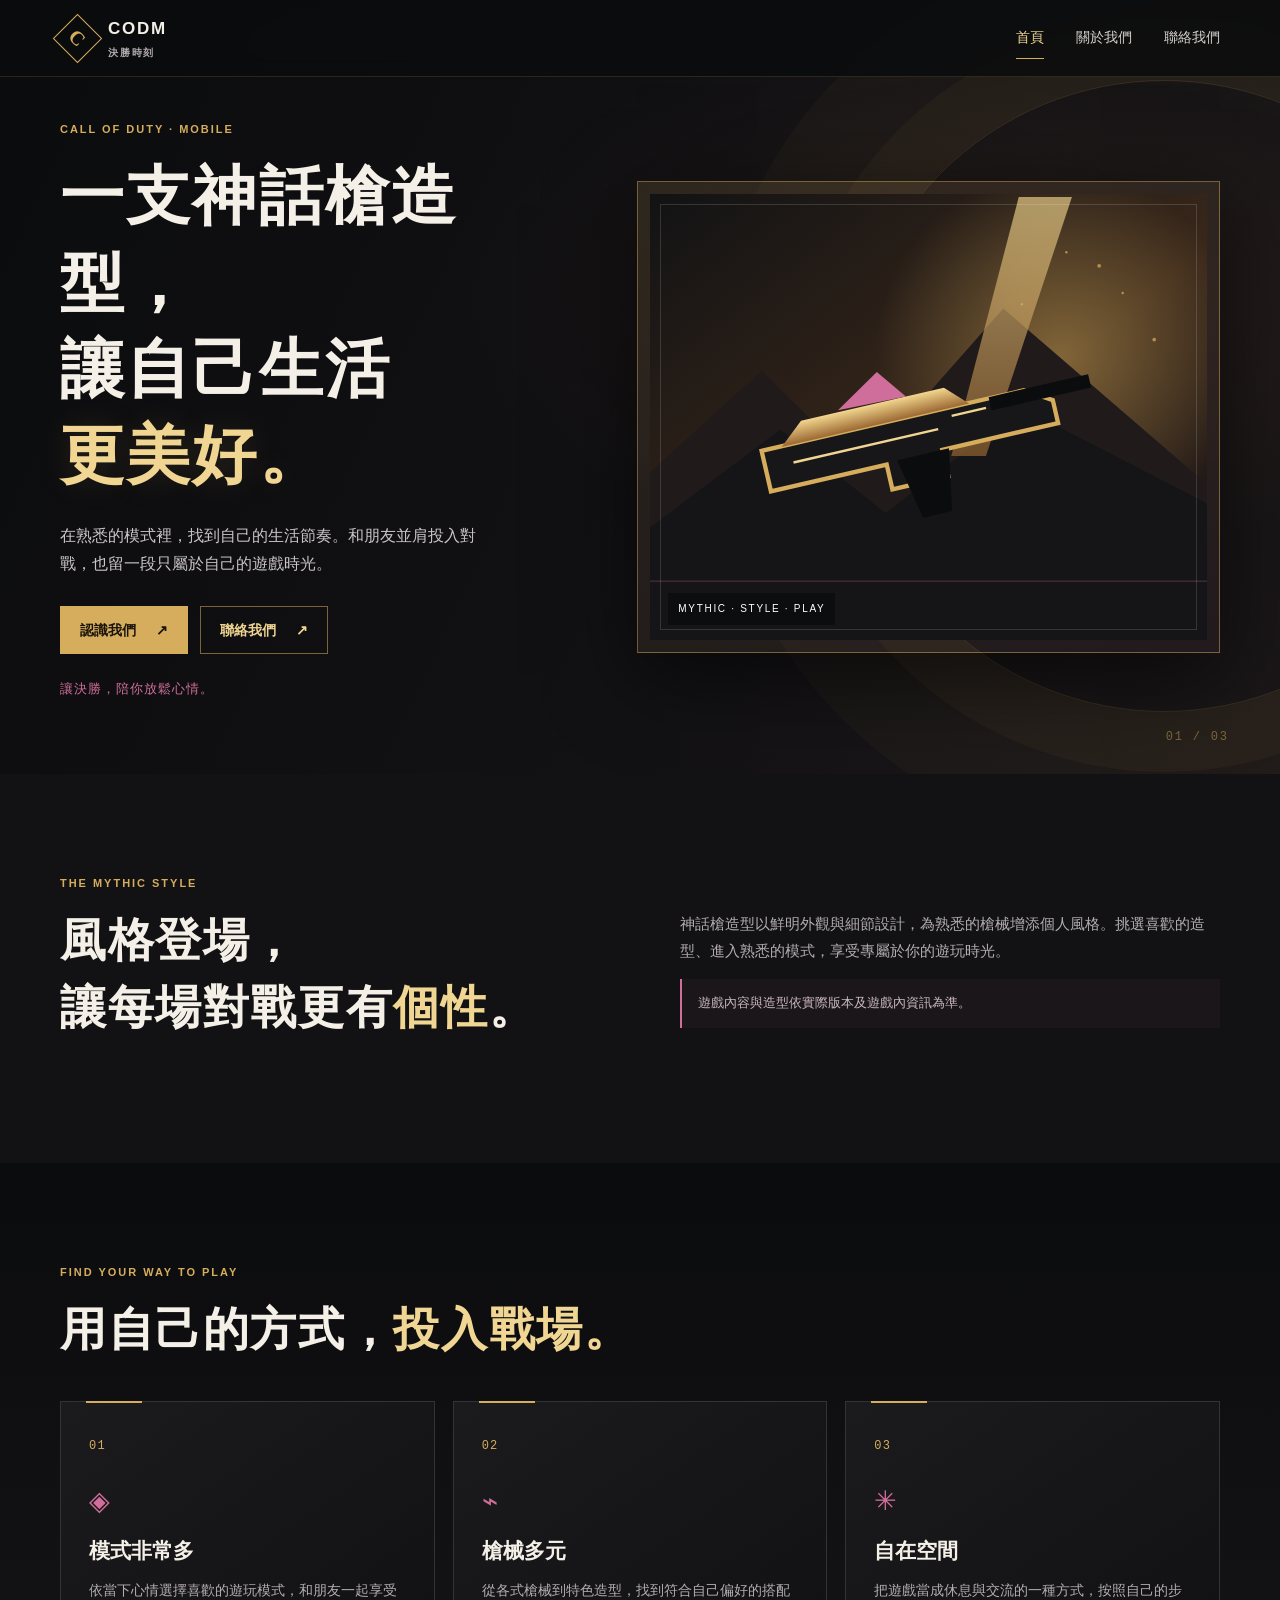
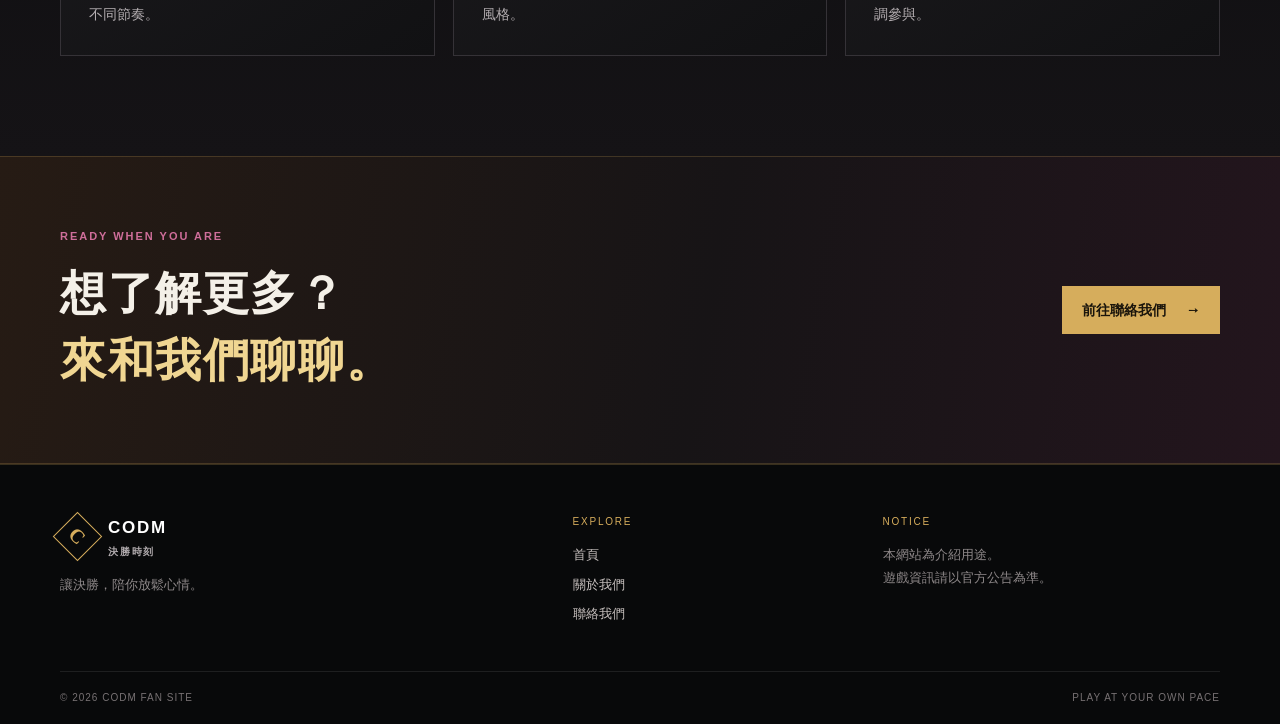
<file: pages/index.html>
﻿<!doctype html>
<html lang="zh-Hant"><head><meta charset="utf-8"><meta name="viewport" content="width=device-width, initial-scale=1"><meta name="description" content="認識 CODM 決勝時刻的遊玩風格、神話槍造型與自在體驗。"><title>CODM 決勝時刻｜讓決勝，陪你放鬆心情</title><link rel="stylesheet" href="assets/css/site.css"></head>
<body><header class="site-header"><nav class="nav wrap" aria-label="主要導覽"><a class="brand" href="index.html"><span class="brand-mark" aria-hidden="true">C</span><span>CODM<small>決勝時刻</small></span></a><button class="menu-toggle" type="button" aria-expanded="false" aria-controls="site-menu" aria-label="開啟導覽選單">☰</button><div class="menu" id="site-menu"><a href="index.html" aria-current="page">首頁</a><a href="about.html">關於我們</a><a href="contact.html">聯絡我們</a></div></nav></header>
<main><section class="hero"><div class="wrap hero-grid"><div class="hero-copy"><p class="kicker">CALL OF DUTY · MOBILE</p><h1>一支神話槍造型，<br>讓自己生活<br><em>更美好。</em></h1><p class="lead">在熟悉的模式裡，找到自己的生活節奏。和朋友並肩投入對戰，也留一段只屬於自己的遊戲時光。</p><div class="actions"><a class="button" href="about.html">認識我們 <span aria-hidden="true">↗</span></a><a class="button button-outline" href="contact.html">聯絡我們 <span aria-hidden="true">↗</span></a></div><p class="signature">讓決勝，陪你放鬆心情。</p></div><div class="hero-image"><img src="assets/images/battlefield.svg" alt="金黑色調的未來戰場與神話風格裝備示意插畫"><span class="image-label">MYTHIC · STYLE · PLAY</span></div></div><span class="hero-index" aria-hidden="true">01 / 03</span></section>
<section class="section intro"><div class="wrap intro-grid"><div><p class="kicker">THE MYTHIC STYLE</p><h2>風格登場，<br>讓每場對戰更有<strong>個性</strong>。</h2></div><div><p class="body-copy">神話槍造型以鮮明外觀與細節設計，為熟悉的槍械增添個人風格。挑選喜歡的造型、進入熟悉的模式，享受專屬於你的遊玩時光。</p><p class="note">遊戲內容與造型依實際版本及遊戲內資訊為準。</p></div></div></section>
<section class="section features"><div class="wrap"><p class="kicker">FIND YOUR WAY TO PLAY</p><h2>用自己的方式，<strong>投入戰場。</strong></h2><div class="feature-grid"><article class="feature-card"><span class="feature-number">01</span><span class="feature-icon" aria-hidden="true">◈</span><h3>模式非常多</h3><p>依當下心情選擇喜歡的遊玩模式，和朋友一起享受不同節奏。</p></article><article class="feature-card"><span class="feature-number">02</span><span class="feature-icon" aria-hidden="true">⌁</span><h3>槍械多元</h3><p>從各式槍械到特色造型，找到符合自己偏好的搭配風格。</p></article><article class="feature-card"><span class="feature-number">03</span><span class="feature-icon" aria-hidden="true">✳</span><h3>自在空間</h3><p>把遊戲當成休息與交流的一種方式，按照自己的步調參與。</p></article></div></div></section><section class="cta"><div class="wrap cta-inner"><div><p class="kicker">READY WHEN YOU ARE</p><h2>想了解更多？<br><strong>來和我們聊聊。</strong></h2></div><a class="button" href="contact.html">前往聯絡我們 <span aria-hidden="true">→</span></a></div></section></main>
<footer class="footer"><div class="wrap footer-main"><div><a class="brand footer-brand" href="index.html"><span class="brand-mark" aria-hidden="true">C</span><span>CODM<small>決勝時刻</small></span></a><p>讓決勝，陪你放鬆心情。</p></div><div><p class="footer-label">EXPLORE</p><a href="index.html">首頁</a><a href="about.html">關於我們</a><a href="contact.html">聯絡我們</a></div><div><p class="footer-label">NOTICE</p><p>本網站為介紹用途。<br>遊戲資訊請以官方公告為準。</p></div></div><div class="wrap footer-bottom"><span>© 2026 CODM FAN SITE</span><span>PLAY AT YOUR OWN PACE</span></div></footer><script src="assets/js/site.js" defer></script></body></html>
</file>
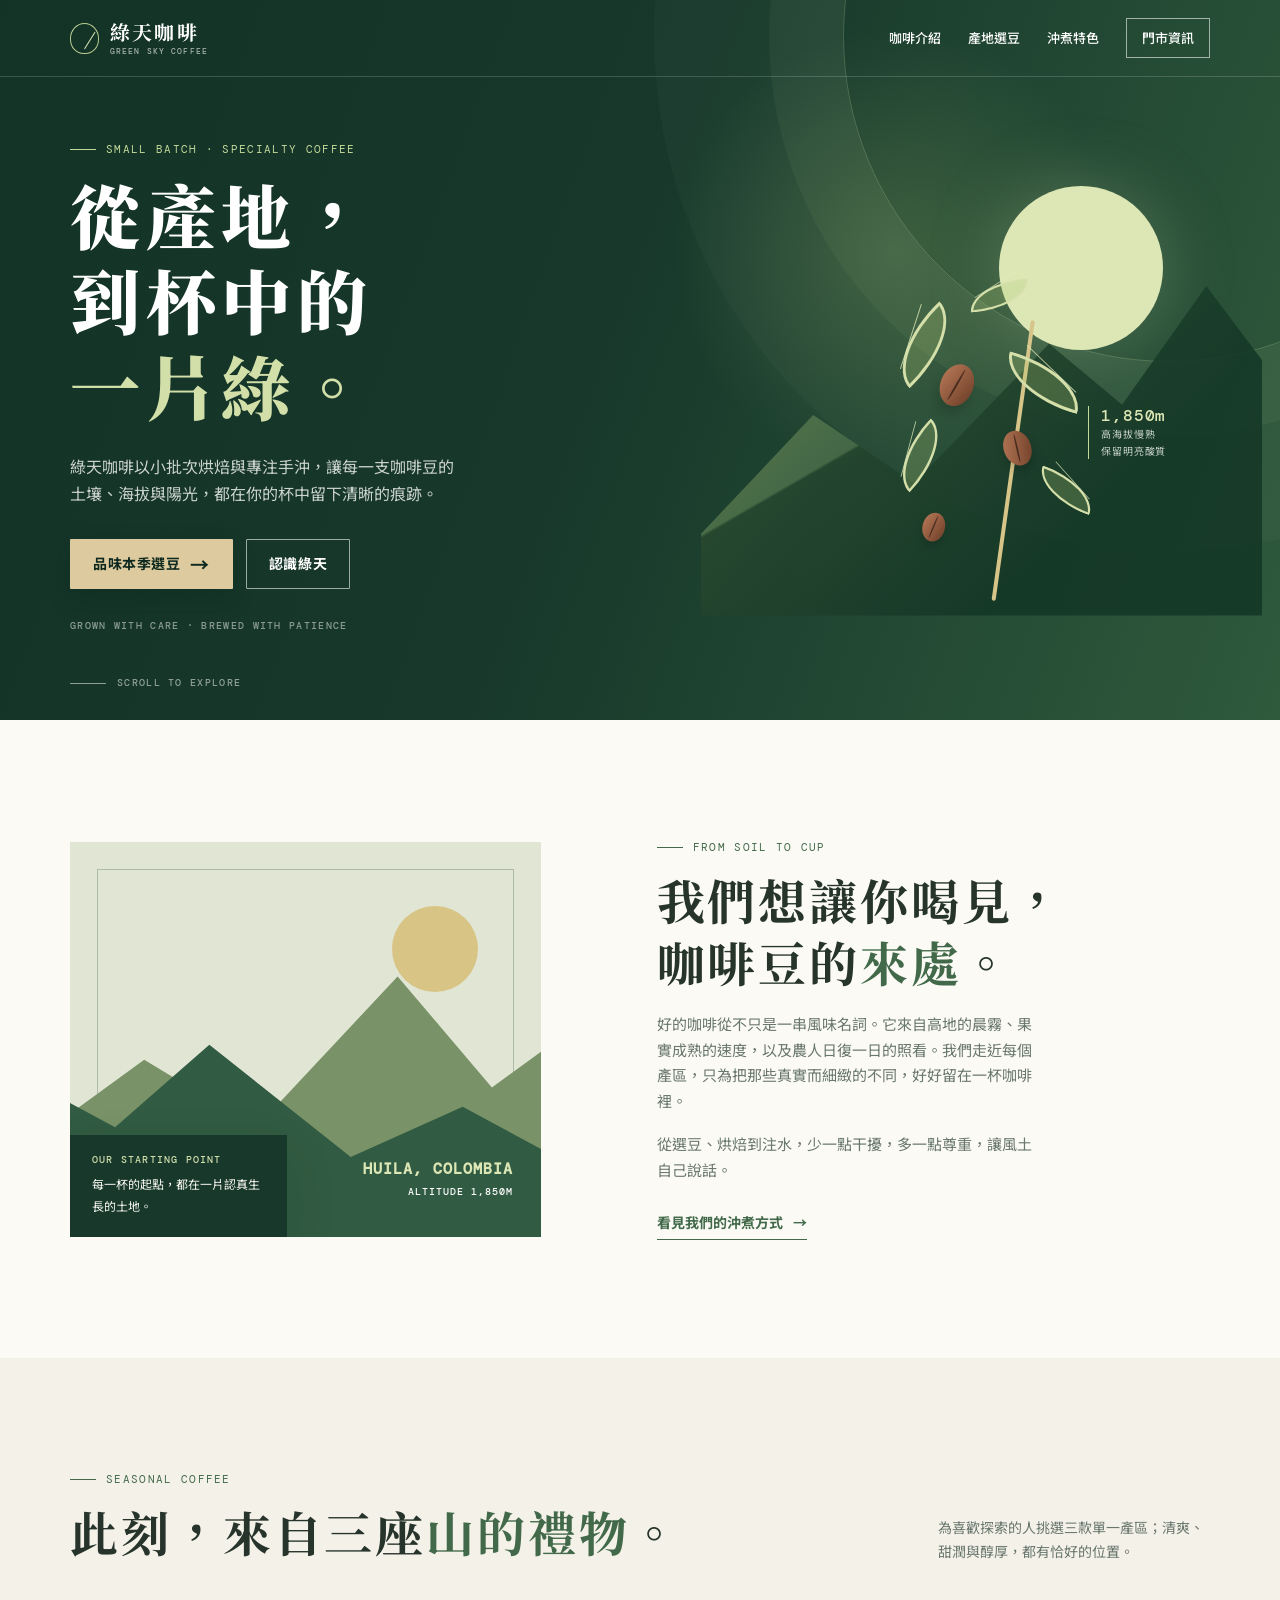
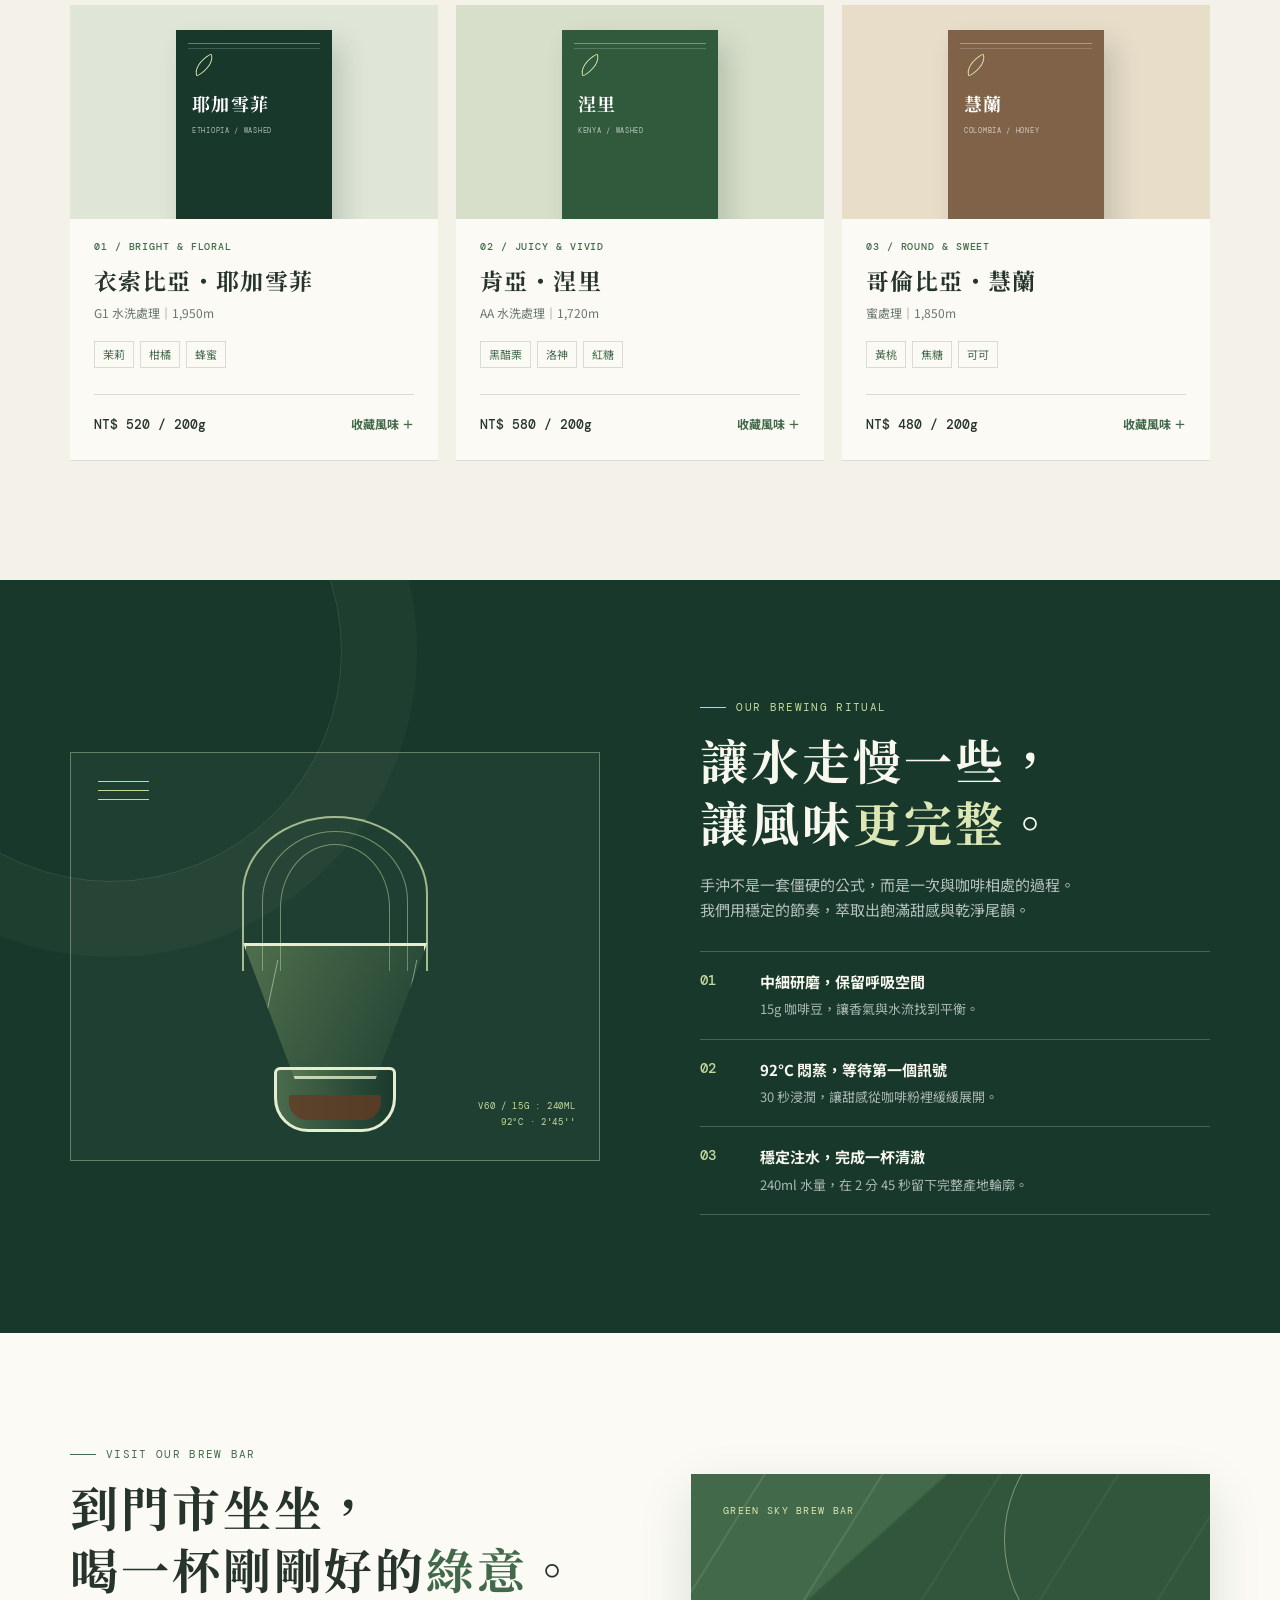
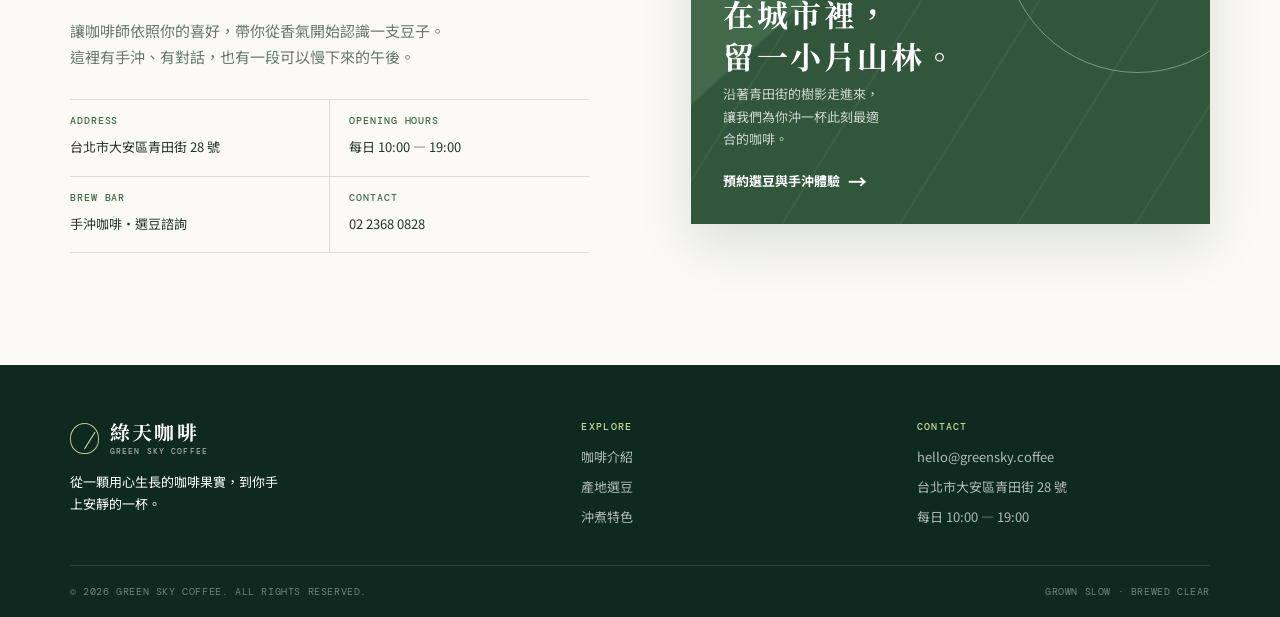
<file: refined/index.html>
<!DOCTYPE html>
<html lang="zh-Hant">
<head>
  <meta charset="UTF-8">
  <meta name="viewport" content="width=device-width, initial-scale=1.0">
  <meta name="description" content="綠天咖啡以小批次烘焙與手沖，讓每一支精品咖啡豆的產地風土清晰抵達杯中。">
  <title>綠天咖啡｜從產地，到杯中的一片綠</title>
  <link rel="preconnect" href="https://fonts.googleapis.com">
  <link rel="preconnect" href="https://fonts.gstatic.com" crossorigin>
  <link href="https://fonts.googleapis.com/css2?family=DM+Mono:wght@400;500&family=Noto+Sans+TC:wght@400;500;600;700&family=Noto+Serif+TC:wght@500;600;700;900&display=swap" rel="stylesheet">
  <style>
    :root {
      --forest: #17382b;
      --deep-forest: #0e291f;
      --moss: #426a4a;
      --leaf: #9aaa72;
      --cream: #f4f1e8;
      --paper: #fbfaf5;
      --oat: #ddca9e;
      --clay: #ad7655;
      --ink: #26342b;
      --muted: #69776e;
      --line: #d9ddd1;
      --shadow: 0 20px 50px rgba(18, 45, 32, .13);
    }

    * { box-sizing: border-box; }
    html { scroll-behavior: smooth; }
    body { margin: 0; background: var(--cream); color: var(--ink); font-family: "Noto Sans TC", sans-serif; line-height: 1.7; -webkit-font-smoothing: antialiased; }
    a { color: inherit; text-decoration: none; }
    button, input { font: inherit; }
    button { cursor: pointer; }
    .container { width: min(1140px, calc(100% - 52px)); margin: 0 auto; }
    .sr-only { position: absolute; width: 1px; height: 1px; overflow: hidden; clip: rect(0,0,0,0); white-space: nowrap; }
    .eyebrow { display: flex; align-items: center; gap: 10px; margin: 0 0 12px; color: var(--moss); font-family: "DM Mono", monospace; font-size: 11px; letter-spacing: .12em; }
    .eyebrow::before { content: ""; width: 26px; height: 1px; background: currentColor; }
    .title { margin: 0; font: 700 clamp(30px, 4vw, 48px)/1.3 "Noto Serif TC", serif; letter-spacing: .06em; }
    .title strong { color: var(--moss); font: inherit; }
    .copy { max-width: 48ch; margin: 18px 0 0; color: var(--muted); font-size: 15px; }
    .button { display: inline-flex; align-items: center; justify-content: center; gap: 10px; min-height: 50px; padding: 12px 22px; border: 1px solid transparent; border-radius: 1px; font-size: 14px; font-weight: 700; letter-spacing: .04em; transition: transform .2s ease, background .2s ease, color .2s ease, border-color .2s ease; }
    .button:hover { transform: translateY(-2px); }
    .button:focus-visible, a:focus-visible, button:focus-visible, input:focus-visible { outline: 3px solid #d3c66b; outline-offset: 3px; }
    .button-main { color: var(--deep-forest); background: var(--oat); box-shadow: 0 10px 24px rgba(7, 27, 18, .18); }
    .button-main:hover { background: #eddaac; }
    .button-light { border-color: rgba(255,255,255,.58); color: #fff; }
    .button-light:hover { background: rgba(255,255,255,.12); }
    .icon-arrow { font-size: 19px; line-height: 1; }

    /* Header */
    .header { position: absolute; z-index: 10; width: 100%; color: #fff; border-bottom: 1px solid rgba(255,255,255,.17); }
    .nav { display: flex; min-height: 76px; align-items: center; justify-content: space-between; }
    .brand { display: flex; align-items: center; gap: 11px; font: 700 20px/1 "Noto Serif TC", serif; letter-spacing: .11em; }
    .brand-symbol { position: relative; width: 29px; height: 31px; border: 1px solid #bbcd91; border-radius: 50% 50% 47% 47%; color: #d9e5b6; }
    .brand-symbol::before { content: ""; position: absolute; top: 5px; left: 13px; width: 1px; height: 20px; background: #d9e5b6; transform: rotate(32deg); transform-origin: bottom; }
    .brand small { display: block; margin-top: 5px; color: rgba(255,255,255,.63); font: 500 8px/1 "DM Mono", monospace; letter-spacing: .14em; }
    .nav-links { display: flex; align-items: center; gap: 27px; font-size: 13px; font-weight: 500; }
    .nav-links a { position: relative; padding: 6px 0; }
    .nav-links a:not(.nav-book)::after { content: ""; position: absolute; right: 0; bottom: 0; left: 0; height: 1px; background: var(--leaf); transform: scaleX(0); transform-origin: right; transition: transform .2s; }
    .nav-links a:not(.nav-book):hover::after { transform: scaleX(1); transform-origin: left; }
    .nav-book { padding: 8px 15px !important; border: 1px solid rgba(255,255,255,.58); }
    .nav-book:hover { color: var(--forest); background: #fff; }
    .menu-button { display: none; width: 40px; height: 40px; border: 0; color: #fff; background: transparent; font-size: 23px; }

    /* Hero */
    .hero { position: relative; min-height: 720px; overflow: hidden; color: #fff; background: var(--forest); }
    .hero::before { content: ""; position: absolute; inset: 0; background: radial-gradient(circle at 70% 35%, rgba(141,170,103,.28), transparent 22%), linear-gradient(110deg, #133326 0%, #17382b 47%, #2f5a3c 100%); }
    .hero::after { content: ""; position: absolute; top: -290px; right: -215px; width: 650px; height: 650px; border: 1px solid rgba(223,235,186,.22); border-radius: 50%; box-shadow: 0 0 0 74px rgba(223,235,186,.045), 0 0 0 189px rgba(223,235,186,.025); }
    .hero-grid { position: relative; z-index: 1; display: grid; grid-template-columns: 1.05fr .95fr; gap: 35px; align-items: center; min-height: 720px; padding: 126px 0 72px; }
    .hero .eyebrow { color: #c3d99a; }
    .hero h1 { max-width: 12ch; margin: 0; font: 900 clamp(43px, 5.5vw, 70px)/1.22 "Noto Serif TC", serif; letter-spacing: .08em; }
    .hero h1 em { color: #d2dfa9; font-style: normal; }
    .hero-lede { max-width: 43ch; margin: 26px 0 31px; color: rgba(255,255,255,.78); font-size: 16px; }
    .hero-actions { display: flex; flex-wrap: wrap; gap: 13px; }
    .hero-signature { margin: 29px 0 0; color: rgba(255,255,255,.5); font: 500 10px/1.6 "DM Mono", monospace; letter-spacing: .13em; }
    .hero-visual { position: relative; height: 453px; }
    .sun-disc { position: absolute; top: 25px; right: 9%; width: 164px; height: 164px; border-radius: 50%; background: #dce7b5; box-shadow: 0 0 72px rgba(220,231,181,.25); }
    .hill { position: absolute; right: -10%; bottom: -2px; width: 107%; height: 75%; clip-path: polygon(0 76%, 20% 41%, 38% 61%, 62% 20%, 75% 38%, 90% 3%, 100% 25%, 100% 100%, 0 100%); background: linear-gradient(136deg, #72905c, #244c36 69%); opacity: .88; }
    .hill::after { content: ""; position: absolute; inset: 0; background: linear-gradient(150deg, transparent 39%, rgba(8,38,25,.55) 39.5% 100%); }
    .coffee-plant { position: absolute; z-index: 2; right: 19%; bottom: 13px; width: 255px; height: 330px; transform: rotate(-4deg); }
    .stem { position: absolute; bottom: 0; left: 125px; width: 4px; height: 283px; border-radius: 4px; background: #d6c488; transform: rotate(12deg); transform-origin: bottom; }
    .leaf { position: absolute; width: 82px; height: 42px; border: 3px solid #d5dfa9; border-radius: 100% 0 100% 0; background: rgba(173,202,117,.26); }
    .leaf::after { content: ""; position: absolute; top: 50%; left: 4px; width: 68px; height: 1px; background: rgba(226,237,189,.78); transform: rotate(-28deg); transform-origin: left; }
    .leaf-a { top: 49px; left: 35px; transform: rotate(-40deg); }
    .leaf-b { top: 95px; right: 22px; transform: rotate(20deg) scaleX(-1); }
    .leaf-c { top: 159px; left: 23px; transform: rotate(-43deg) scale(.84); }
    .leaf-d { top: 204px; right: 7px; transform: rotate(24deg) scaleX(-1) scale(.74); }
    .leaf-e { top: 5px; right: 60px; transform: rotate(0deg) scale(.72); }
    .bean { position: absolute; z-index: 3; width: 33px; height: 43px; border-radius: 50%; background: linear-gradient(110deg, #b87957, #6d3e28); box-shadow: 0 8px 12px rgba(0,0,0,.17); }
    .bean::before { content: ""; position: absolute; top: 4px; bottom: 4px; left: 15px; width: 2px; border-radius: 50%; background: rgba(45,26,19,.72); transform: rotate(8deg); }
    .bean-1 { top: 91px; left: 89px; transform: rotate(26deg); }
    .bean-2 { top: 158px; right: 77px; transform: rotate(-17deg) scale(.83); }
    .bean-3 { top: 231px; left: 56px; transform: rotate(19deg) scale(.68); }
    .origin-tag { position: absolute; z-index: 3; top: 52%; right: -2%; width: 132px; padding-left: 12px; border-left: 1px solid #c3d99a; color: rgba(255,255,255,.76); font-size: 10px; line-height: 1.7; letter-spacing: .08em; }
    .origin-tag b { display: block; color: #dce7b5; font: 500 16px/1.2 "DM Mono", monospace; }
    .scroll-hint { position: absolute; bottom: 22px; left: max(26px, calc((100% - 1140px) / 2)); z-index: 2; display: flex; gap: 11px; align-items: center; color: rgba(255,255,255,.52); font: 500 10px/1 "DM Mono", monospace; letter-spacing: .13em; }
    .scroll-hint::before { content: ""; width: 36px; height: 1px; background: currentColor; }

    /* Story */
    .story { padding: 118px 0; background: var(--paper); }
    .story-grid { display: grid; grid-template-columns: .92fr 1.08fr; gap: clamp(46px, 9vw, 120px); align-items: center; }
    .origin-window { position: relative; min-height: 395px; overflow: hidden; background: #e0e5d4; }
    .origin-window::before { content: ""; position: absolute; inset: 27px; border: 1px solid rgba(23,56,43,.25); }
    .origin-sun { position: absolute; top: 64px; right: 63px; width: 86px; height: 86px; border-radius: 50%; background: #d8c485; }
    .origin-hill-one, .origin-hill-two { position: absolute; right: -12%; bottom: -2%; left: -13%; clip-path: polygon(0 72%, 23% 40%, 42% 62%, 66% 13%, 82% 49%, 100% 24%, 100% 100%, 0 100%); }
    .origin-hill-one { height: 78%; background: #799267; }
    .origin-hill-two { height: 58%; background: #315b42; transform: scaleX(-1); }
    .origin-label { position: absolute; z-index: 2; right: 28px; bottom: 27px; color: #fff; font: 500 10px/1.7 "DM Mono", monospace; letter-spacing: .1em; text-align: right; }
    .origin-label b { display: block; color: #dce7b5; font-size: 15px; }
    .story-note { position: absolute; z-index: 3; bottom: 0; left: 0; width: 217px; padding: 20px 22px; color: #f9f8f1; background: var(--forest); box-shadow: var(--shadow); }
    .story-note b { display: block; margin-bottom: 8px; color: #cfddaa; font: 500 10px/1 "DM Mono", monospace; letter-spacing: .12em; }
    .story-note p { margin: 0; font-size: 12px; line-height: 1.8; }
    .story-link { display: inline-flex; gap: 10px; margin-top: 29px; padding-bottom: 4px; border-bottom: 1px solid var(--moss); color: var(--moss); font-size: 14px; font-weight: 700; }

    /* Selection */
    .selection { padding: 112px 0 120px; background: var(--cream); }
    .section-head { display: flex; align-items: end; justify-content: space-between; gap: 30px; margin-bottom: 42px; }
    .section-head .copy { max-width: 34ch; margin: 0; font-size: 14px; }
    .coffee-grid { display: grid; grid-template-columns: repeat(3, 1fr); gap: 18px; }
    .coffee-card { display: flex; flex-direction: column; min-height: 455px; background: var(--paper); box-shadow: 0 1px 0 var(--line); transition: transform .25s ease, box-shadow .25s ease; }
    .coffee-card:hover { transform: translateY(-6px); box-shadow: var(--shadow); }
    .bag-visual { position: relative; height: 214px; overflow: hidden; background: #dfe6d7; }
    .coffee-card:nth-child(2) .bag-visual { background: #d7dfca; }
    .coffee-card:nth-child(3) .bag-visual { background: #e7ddc9; }
    .bag { position: absolute; right: 50%; bottom: -10px; width: 156px; height: 199px; padding: 28px 16px; color: #fff; background: var(--forest); box-shadow: 10px 14px 25px rgba(20,50,36,.17); transform: translateX(50%); }
    .coffee-card:nth-child(2) .bag { background: #315a3d; }
    .coffee-card:nth-child(3) .bag { background: #806248; }
    .bag::before { content: ""; position: absolute; top: 13px; right: 12px; left: 12px; height: 1px; background: rgba(255,255,255,.35); box-shadow: 0 5px 0 rgba(255,255,255,.18); }
    .bag .mini-leaf { display: block; width: 24px; height: 14px; margin-bottom: 19px; border: 1px solid #dce7b5; border-radius: 100% 0; transform: rotate(-28deg); }
    .bag .bag-name { position: relative; z-index: 1; font: 700 18px/1.3 "Noto Serif TC", serif; letter-spacing: .07em; }
    .bag .bag-origin { display: block; margin-top: 7px; color: rgba(255,255,255,.65); font: 400 7px/1.4 "DM Mono", monospace; letter-spacing: .1em; }
    .card-body { display: flex; flex: 1; flex-direction: column; padding: 23px 24px 22px; }
    .card-index { color: var(--moss); font: 500 10px/1 "DM Mono", monospace; letter-spacing: .09em; }
    .card-body h3 { margin: 13px 0 5px; font: 700 23px/1.4 "Noto Serif TC", serif; letter-spacing: .06em; }
    .card-origin { margin: 0; color: var(--muted); font-size: 12px; }
    .flavour { display: flex; flex-wrap: wrap; gap: 6px; margin: 18px 0 auto; }
    .flavour span { padding: 3px 8px; border: 1px solid var(--line); color: var(--moss); font-size: 11px; }
    .card-footer { display: flex; align-items: center; justify-content: space-between; gap: 12px; margin-top: 20px; padding-top: 15px; border-top: 1px solid var(--line); }
    .price { font: 500 13px/1 "DM Mono", monospace; }
    .save-button { padding: 4px 0; border: 0; color: var(--moss); background: transparent; font-size: 12px; font-weight: 700; }
    .save-button:hover { color: var(--clay); }

    /* Brew */
    .brew { position: relative; overflow: hidden; padding: 118px 0; color: #f8f8ef; background: var(--forest); }
    .brew::before { content: ""; position: absolute; top: -160px; left: -120px; width: 460px; height: 460px; border: 1px solid rgba(211,227,166,.14); border-radius: 50%; box-shadow: 0 0 0 75px rgba(211,227,166,.035); }
    .brew-grid { position: relative; z-index: 1; display: grid; grid-template-columns: 1.02fr .98fr; gap: clamp(45px, 8vw, 100px); align-items: center; }
    .brew .eyebrow { color: #c6d99c; }
    .brew .title strong { color: #dce7b5; }
    .brew .copy { color: rgba(255,255,255,.69); }
    .brew-drawing { position: relative; min-height: 409px; border: 1px solid rgba(220,231,181,.38); background: rgba(255,255,255,.035); }
    .brew-drawing::before { content: ""; position: absolute; top: 28px; left: 27px; width: 51px; height: 1px; background: #c6d99c; box-shadow: 0 9px 0 #c6d99c, 0 18px 0 #c6d99c; }
    .water-lines { position: absolute; top: 63px; left: 50%; width: 186px; height: 155px; border: 2px solid rgba(210,228,174,.75); border-bottom: 0; border-radius: 50% 50% 0 0; transform: translateX(-50%); }
    .water-lines::before, .water-lines::after { content: ""; position: absolute; top: 13px; right: 18px; bottom: 0; left: 18px; border: 1px solid rgba(210,228,174,.48); border-bottom: 0; border-radius: 50% 50% 0 0; }
    .water-lines::after { top: 26px; right: 36px; left: 36px; }
    .dripper { position: absolute; bottom: 81px; left: 50%; width: 184px; height: 136px; border: 3px solid #e6edd0; background: linear-gradient(115deg, rgba(173,203,129,.34), rgba(30,74,48,.14)); clip-path: polygon(0 0,100% 0,72% 100%,28% 100%); transform: translateX(-50%); }
    .dripper::before { content: ""; position: absolute; top: 14px; right: 19px; bottom: 0; left: 19px; border-left: 1px solid rgba(230,237,208,.5); border-right: 1px solid rgba(230,237,208,.5); transform: skewX(-12deg); }
    .server { position: absolute; bottom: 28px; left: 50%; width: 122px; height: 65px; border: 3px solid #e6edd0; border-radius: 6px 6px 34px 34px; background: linear-gradient(90deg, rgba(160,192,130,.34), rgba(9,41,27,.24)); transform: translateX(-50%); }
    .server::after { content: ""; position: absolute; right: 12px; bottom: 9px; left: 12px; height: 25px; border-radius: 2px 2px 18px 18px; background: rgba(100,59,35,.8); }
    .brew-caption { position: absolute; right: 24px; bottom: 21px; color: #c6d99c; font: 400 9px/1.8 "DM Mono", monospace; letter-spacing: .08em; text-align: right; }
    .method-list { display: grid; gap: 0; margin: 28px 0 0; padding: 0; list-style: none; }
    .method-list li { display: grid; grid-template-columns: 45px 1fr; gap: 15px; padding: 17px 0; border-top: 1px solid rgba(220,231,181,.25); }
    .method-list li:last-child { border-bottom: 1px solid rgba(220,231,181,.25); }
    .method-no { color: #c6d99c; font: 500 14px/1.7 "DM Mono", monospace; }
    .method-text b { display: block; font-size: 15px; }
    .method-text span { color: rgba(255,255,255,.64); font-size: 13px; }

    /* Visit */
    .visit { padding: 112px 0; background: var(--paper); }
    .visit-grid { display: grid; grid-template-columns: 1fr 1fr; gap: clamp(42px, 8vw, 105px); align-items: center; }
    .store-card { position: relative; min-height: 350px; overflow: hidden; color: #fff; background: var(--moss); box-shadow: var(--shadow); }
    .store-card::before { content: ""; position: absolute; inset: 0; opacity: .68; background: linear-gradient(138deg, transparent 28%, rgba(11,45,30,.46) 28.5% 100%), repeating-linear-gradient(122deg, transparent 0 61px, rgba(224,235,195,.18) 62px 63px, transparent 64px 100px); }
    .store-card::after { content: ""; position: absolute; top: -68px; right: -61px; width: 265px; height: 265px; border: 1px solid rgba(227,237,203,.44); border-radius: 50%; }
    .store-inner { position: relative; z-index: 1; display: flex; min-height: 350px; flex-direction: column; padding: 32px; }
    .store-kicker { margin: 0; color: #dce7b5; font: 400 10px/1 "DM Mono", monospace; letter-spacing: .13em; }
    .store-inner h3 { margin: auto 0 7px; font: 700 31px/1.35 "Noto Serif TC", serif; letter-spacing: .08em; }
    .store-inner p:not(.store-kicker) { max-width: 23ch; margin: 0; color: rgba(255,255,255,.76); font-size: 13px; }
    .store-link { display: inline-flex; align-items: center; gap: 8px; margin-top: 20px; color: #fff; font-size: 13px; font-weight: 700; }
    .details { display: grid; grid-template-columns: repeat(2, 1fr); gap: 0; margin: 30px 0 0; }
    .detail { padding: 16px 0; border-top: 1px solid var(--line); }
    .detail:nth-last-child(-n+2) { border-bottom: 1px solid var(--line); }
    .detail:nth-child(odd) { padding-right: 19px; }
    .detail:nth-child(even) { padding-left: 19px; border-left: 1px solid var(--line); }
    .detail b { display: block; margin-bottom: 6px; color: var(--moss); font: 500 10px/1 "DM Mono", monospace; letter-spacing: .09em; }
    .detail span { font-size: 13px; }

    /* Footer and small UI */
    footer { color: rgba(255,255,255,.68); background: var(--deep-forest); }
    .footer-grid { display: grid; grid-template-columns: 1.6fr 1fr 1fr; gap: 42px; padding: 57px 0 37px; }
    .footer-brand { color: #fff; }
    .footer-brand p { max-width: 30ch; margin: 16px 0 0; font-size: 13px; }
    .footer-heading { margin: 0 0 14px; color: #c6d99c; font: 500 10px/1 "DM Mono", monospace; letter-spacing: .13em; }
    .footer-list { margin: 0; padding: 0; list-style: none; font-size: 13px; }
    .footer-list li + li { margin-top: 8px; }
    .footer-list a:hover { color: #fff; }
    .footer-bottom { display: flex; justify-content: space-between; gap: 20px; padding: 18px 0; border-top: 1px solid rgba(255,255,255,.13); color: rgba(255,255,255,.42); font: 400 10px/1.5 "DM Mono", monospace; letter-spacing: .06em; }
    .toast { position: fixed; right: 22px; bottom: 22px; z-index: 30; max-width: min(340px, calc(100% - 44px)); padding: 13px 17px; border-left: 3px solid var(--oat); color: #fff; background: var(--deep-forest); box-shadow: var(--shadow); font-size: 13px; opacity: 0; pointer-events: none; transform: translateY(12px); transition: opacity .23s ease, transform .23s ease; }
    .toast.show { opacity: 1; transform: translateY(0); }
    .reveal { opacity: 0; transform: translateY(18px); transition: opacity .65s ease, transform .65s ease; }
    .reveal.in { opacity: 1; transform: translateY(0); }

    @media (max-width: 840px) {
      .nav { min-height: 68px; }
      .menu-button { display: block; }
      .nav-links { position: absolute; top: 68px; right: 0; left: 0; display: grid; gap: 0; max-height: 0; overflow: hidden; background: #112f23; transition: max-height .28s ease; }
      .nav-links.open { max-height: 300px; border-top: 1px solid rgba(255,255,255,.14); }
      .nav-links a { padding: 13px 26px; border-bottom: 1px solid rgba(255,255,255,.1); }
      .nav-links .nav-book { margin: 10px 26px; text-align: center; }
      .hero, .hero-grid { min-height: 725px; }
      .hero-grid { grid-template-columns: 1fr; padding-top: 110px; }
      .hero-visual { height: 280px; margin-top: -40px; }
      .sun-disc { top: 8px; right: 14%; width: 118px; height: 118px; }
      .hill { width: 86%; height: 97%; }
      .coffee-plant { right: 16%; bottom: -24px; transform: scale(.75) rotate(-4deg); transform-origin: bottom right; }
      .origin-tag { top: 45%; right: 1%; }
      .story-grid, .brew-grid, .visit-grid { grid-template-columns: 1fr; }
      .origin-window { max-width: 560px; width: 100%; }
      .coffee-grid { grid-template-columns: repeat(2, 1fr); }
      .coffee-card:last-child { grid-column: span 2; }
      .footer-grid { grid-template-columns: 1.4fr 1fr; }
      .footer-brand { grid-column: span 2; }
    }

    @media (max-width: 570px) {
      .container { width: min(100% - 34px, 1140px); }
      .hero, .hero-grid { min-height: 680px; }
      .hero-grid { padding-top: 99px; padding-bottom: 44px; }
      .hero h1 { font-size: 40px; }
      .hero-lede { margin: 19px 0 23px; font-size: 14px; }
      .hero-visual { height: 238px; }
      .origin-tag { display: none; }
      .scroll-hint { bottom: 12px; left: 17px; }
      .story, .selection, .brew, .visit { padding: 76px 0; }
      .origin-window { min-height: 335px; }
      .story-note { width: 190px; padding: 16px; }
      .section-head { display: block; }
      .section-head .copy { margin-top: 15px; }
      .coffee-grid { grid-template-columns: 1fr; }
      .coffee-card:last-child { grid-column: auto; }
      .brew-drawing { min-height: 325px; }
      .water-lines { transform: translateX(-50%) scale(.82); transform-origin: top; }
      .dripper { transform: translateX(-50%) scale(.8); transform-origin: bottom; }
      .server { transform: translateX(-50%) scale(.8); transform-origin: bottom; }
      .details { grid-template-columns: 1fr; }
      .detail, .detail:nth-last-child(-n+2) { border-bottom: 0; }
      .detail:first-child { border-top: 1px solid var(--line); }
      .detail:last-child { border-bottom: 1px solid var(--line); }
      .detail:nth-child(even) { padding-left: 0; border-left: 0; }
      .footer-grid { grid-template-columns: 1fr; gap: 30px; }
      .footer-brand { grid-column: auto; }
      .footer-bottom { display: block; }
      .footer-bottom span + span { display: block; margin-top: 6px; }
    }

    @media (prefers-reduced-motion: reduce) {
      html { scroll-behavior: auto; }
      *, *::before, *::after { transition-duration: .01ms !important; animation-duration: .01ms !important; }
      .reveal { opacity: 1; transform: none; }
    }
  </style>
</head>
<body>
  <header class="header" id="top">
    <nav class="nav container" aria-label="主要導覽">
      <a class="brand" href="#top" aria-label="回到綠天咖啡首頁"><span class="brand-symbol" aria-hidden="true"></span><span>綠天咖啡<small>GREEN SKY COFFEE</small></span></a>
      <button class="menu-button" type="button" aria-label="開啟導覽選單" aria-expanded="false" aria-controls="navLinks">☰</button>
      <div class="nav-links" id="navLinks">
        <a href="#story">咖啡介紹</a>
        <a href="#selection">產地選豆</a>
        <a href="#brew">沖煮特色</a>
        <a class="nav-book" href="#visit">門市資訊</a>
      </div>
    </nav>
  </header>

  <main>
    <section class="hero" aria-labelledby="heroTitle">
      <div class="hero-grid container">
        <div class="reveal">
          <p class="eyebrow">SMALL BATCH · SPECIALTY COFFEE</p>
          <h1 id="heroTitle">從產地，<br>到杯中的<br><em>一片綠。</em></h1>
          <p class="hero-lede">綠天咖啡以小批次烘焙與專注手沖，讓每一支咖啡豆的土壤、海拔與陽光，都在你的杯中留下清晰的痕跡。</p>
          <div class="hero-actions"><a class="button button-main" href="#selection">品味本季選豆 <span class="icon-arrow">→</span></a><a class="button button-light" href="#story">認識綠天</a></div>
          <p class="hero-signature">GROWN WITH CARE · BREWED WITH PATIENCE</p>
        </div>
        <div class="hero-visual" aria-hidden="true">
          <div class="sun-disc"></div><div class="hill"></div>
          <div class="coffee-plant"><span class="stem"></span><span class="leaf leaf-a"></span><span class="leaf leaf-b"></span><span class="leaf leaf-c"></span><span class="leaf leaf-d"></span><span class="leaf leaf-e"></span><span class="bean bean-1"></span><span class="bean bean-2"></span><span class="bean bean-3"></span></div>
          <p class="origin-tag"><b>1,850m</b>高海拔慢熟<br>保留明亮酸質</p>
        </div>
      </div>
      <p class="scroll-hint">SCROLL TO EXPLORE</p>
    </section>

    <section class="story" id="story" aria-labelledby="storyTitle">
      <div class="story-grid container">
        <div class="origin-window reveal" aria-hidden="true"><div class="origin-sun"></div><div class="origin-hill-one"></div><div class="origin-hill-two"></div><p class="origin-label"><b>HUILA, COLOMBIA</b>ALTITUDE 1,850M</p><div class="story-note"><b>OUR STARTING POINT</b><p>每一杯的起點，都在一片認真生長的土地。</p></div></div>
        <div class="reveal">
          <p class="eyebrow">FROM SOIL TO CUP</p>
          <h2 class="title" id="storyTitle">我們想讓你喝見，<br>咖啡豆的<strong>來處</strong>。</h2>
          <p class="copy">好的咖啡從不只是一串風味名詞。它來自高地的晨霧、果實成熟的速度，以及農人日復一日的照看。我們走近每個產區，只為把那些真實而細緻的不同，好好留在一杯咖啡裡。</p>
          <p class="copy">從選豆、烘焙到注水，少一點干擾，多一點尊重，讓風土自己說話。</p>
          <a class="story-link" href="#brew">看見我們的沖煮方式 <span>→</span></a>
        </div>
      </div>
    </section>

    <section class="selection" id="selection" aria-labelledby="selectionTitle">
      <div class="container">
        <div class="section-head reveal"><div><p class="eyebrow">SEASONAL COFFEE</p><h2 class="title" id="selectionTitle">此刻，來自三座<strong>山的禮物</strong>。</h2></div><p class="copy">為喜歡探索的人挑選三款單一產區；清爽、甜潤與醇厚，都有恰好的位置。</p></div>
        <div class="coffee-grid">
          <article class="coffee-card reveal">
            <div class="bag-visual" aria-hidden="true"><div class="bag"><span class="mini-leaf"></span><b class="bag-name">耶加雪菲</b><span class="bag-origin">ETHIOPIA / WASHED</span></div></div>
            <div class="card-body"><span class="card-index">01 / BRIGHT &amp; FLORAL</span><h3>衣索比亞・耶加雪菲</h3><p class="card-origin">G1 水洗處理｜1,950m</p><div class="flavour"><span>茉莉</span><span>柑橘</span><span>蜂蜜</span></div><div class="card-footer"><span class="price">NT$ 520 / 200g</span><button class="save-button" type="button" data-coffee="衣索比亞・耶加雪菲">收藏風味 ＋</button></div></div>
          </article>
          <article class="coffee-card reveal">
            <div class="bag-visual" aria-hidden="true"><div class="bag"><span class="mini-leaf"></span><b class="bag-name">涅里</b><span class="bag-origin">KENYA / WASHED</span></div></div>
            <div class="card-body"><span class="card-index">02 / JUICY &amp; VIVID</span><h3>肯亞・涅里</h3><p class="card-origin">AA 水洗處理｜1,720m</p><div class="flavour"><span>黑醋栗</span><span>洛神</span><span>紅糖</span></div><div class="card-footer"><span class="price">NT$ 580 / 200g</span><button class="save-button" type="button" data-coffee="肯亞・涅里">收藏風味 ＋</button></div></div>
          </article>
          <article class="coffee-card reveal">
            <div class="bag-visual" aria-hidden="true"><div class="bag"><span class="mini-leaf"></span><b class="bag-name">慧蘭</b><span class="bag-origin">COLOMBIA / HONEY</span></div></div>
            <div class="card-body"><span class="card-index">03 / ROUND &amp; SWEET</span><h3>哥倫比亞・慧蘭</h3><p class="card-origin">蜜處理｜1,850m</p><div class="flavour"><span>黃桃</span><span>焦糖</span><span>可可</span></div><div class="card-footer"><span class="price">NT$ 480 / 200g</span><button class="save-button" type="button" data-coffee="哥倫比亞・慧蘭">收藏風味 ＋</button></div></div>
          </article>
        </div>
      </div>
    </section>

    <section class="brew" id="brew" aria-labelledby="brewTitle">
      <div class="brew-grid container">
        <div class="brew-drawing reveal" aria-hidden="true"><div class="water-lines"></div><div class="dripper"></div><div class="server"></div><p class="brew-caption">V60 / 15G : 240ML<br>92°C · 2'45''</p></div>
        <div class="reveal">
          <p class="eyebrow">OUR BREWING RITUAL</p>
          <h2 class="title" id="brewTitle">讓水走慢一些，<br>讓風味<strong>更完整</strong>。</h2>
          <p class="copy">手沖不是一套僵硬的公式，而是一次與咖啡相處的過程。我們用穩定的節奏，萃取出飽滿甜感與乾淨尾韻。</p>
          <ol class="method-list">
            <li><span class="method-no">01</span><span class="method-text"><b>中細研磨，保留呼吸空間</b><span>15g 咖啡豆，讓香氣與水流找到平衡。</span></span></li>
            <li><span class="method-no">02</span><span class="method-text"><b>92°C 悶蒸，等待第一個訊號</b><span>30 秒浸潤，讓甜感從咖啡粉裡緩緩展開。</span></span></li>
            <li><span class="method-no">03</span><span class="method-text"><b>穩定注水，完成一杯清澈</b><span>240ml 水量，在 2 分 45 秒留下完整產地輪廓。</span></span></li>
          </ol>
        </div>
      </div>
    </section>

    <section class="visit" id="visit" aria-labelledby="visitTitle">
      <div class="visit-grid container">
        <div class="reveal"><p class="eyebrow">VISIT OUR BREW BAR</p><h2 class="title" id="visitTitle">到門市坐坐，<br>喝一杯剛剛好的<strong>綠意</strong>。</h2><p class="copy">讓咖啡師依照你的喜好，帶你從香氣開始認識一支豆子。這裡有手沖、有對話，也有一段可以慢下來的午後。</p><div class="details"><div class="detail"><b>ADDRESS</b><span>台北市大安區青田街 28 號</span></div><div class="detail"><b>OPENING HOURS</b><span>每日 10:00 — 19:00</span></div><div class="detail"><b>BREW BAR</b><span>手沖咖啡・選豆諮詢</span></div><div class="detail"><b>CONTACT</b><span>02 2368 0828</span></div></div></div>
        <aside class="store-card reveal" aria-label="綠天咖啡門市資訊卡"><div class="store-inner"><p class="store-kicker">GREEN SKY BREW BAR</p><h3>在城市裡，<br>留一小片山林。</h3><p>沿著青田街的樹影走進來，讓我們為你沖一杯此刻最適合的咖啡。</p><a class="store-link" href="mailto:hello@greensky.coffee">預約選豆與手沖體驗 <span class="icon-arrow">→</span></a></div></aside>
      </div>
    </section>
  </main>

  <footer>
    <div class="footer-grid container">
      <div class="footer-brand"><a class="brand" href="#top"><span class="brand-symbol" aria-hidden="true"></span><span>綠天咖啡<small>GREEN SKY COFFEE</small></span></a><p>從一顆用心生長的咖啡果實，到你手上安靜的一杯。</p></div>
      <div><p class="footer-heading">EXPLORE</p><ul class="footer-list"><li><a href="#story">咖啡介紹</a></li><li><a href="#selection">產地選豆</a></li><li><a href="#brew">沖煮特色</a></li></ul></div>
      <div><p class="footer-heading">CONTACT</p><ul class="footer-list"><li><a href="mailto:hello@greensky.coffee">hello@greensky.coffee</a></li><li>台北市大安區青田街 28 號</li><li>每日 10:00 — 19:00</li></ul></div>
    </div>
    <div class="footer-bottom container"><span>© 2026 GREEN SKY COFFEE. ALL RIGHTS RESERVED.</span><span>GROWN SLOW · BREWED CLEAR</span></div>
  </footer>

  <div class="toast" id="toast" role="status" aria-live="polite"></div>
  <script>
    const menuButton = document.querySelector('.menu-button');
    const navLinks = document.getElementById('navLinks');
    menuButton.addEventListener('click', () => {
      const opened = navLinks.classList.toggle('open');
      menuButton.setAttribute('aria-expanded', String(opened));
      menuButton.setAttribute('aria-label', opened ? '關閉導覽選單' : '開啟導覽選單');
      menuButton.textContent = opened ? '×' : '☰';
    });
    navLinks.querySelectorAll('a').forEach(link => link.addEventListener('click', () => {
      navLinks.classList.remove('open');
      menuButton.setAttribute('aria-expanded', 'false');
      menuButton.setAttribute('aria-label', '開啟導覽選單');
      menuButton.textContent = '☰';
    }));

    const toast = document.getElementById('toast');
    let toastTimer;
    function showToast(message) {
      window.clearTimeout(toastTimer);
      toast.textContent = message;
      toast.classList.add('show');
      toastTimer = window.setTimeout(() => toast.classList.remove('show'), 2600);
    }
    document.querySelectorAll('[data-coffee]').forEach(button => button.addEventListener('click', () => {
      showToast(`已收藏「${button.dataset.coffee}」，下次來門市時可以問問它。`);
    }));

    const reducedMotion = window.matchMedia('(prefers-reduced-motion: reduce)').matches;
    const revealItems = document.querySelectorAll('.reveal');
    if (reducedMotion || !('IntersectionObserver' in window)) {
      revealItems.forEach(element => element.classList.add('in'));
    } else {
      const observer = new IntersectionObserver(entries => {
        entries.forEach(entry => {
          if (entry.isIntersecting) {
            entry.target.classList.add('in');
            observer.unobserve(entry.target);
          }
        });
      }, { threshold: .12 });
      revealItems.forEach(element => observer.observe(element));
    }
  </script>
</body>
</html>
</file>
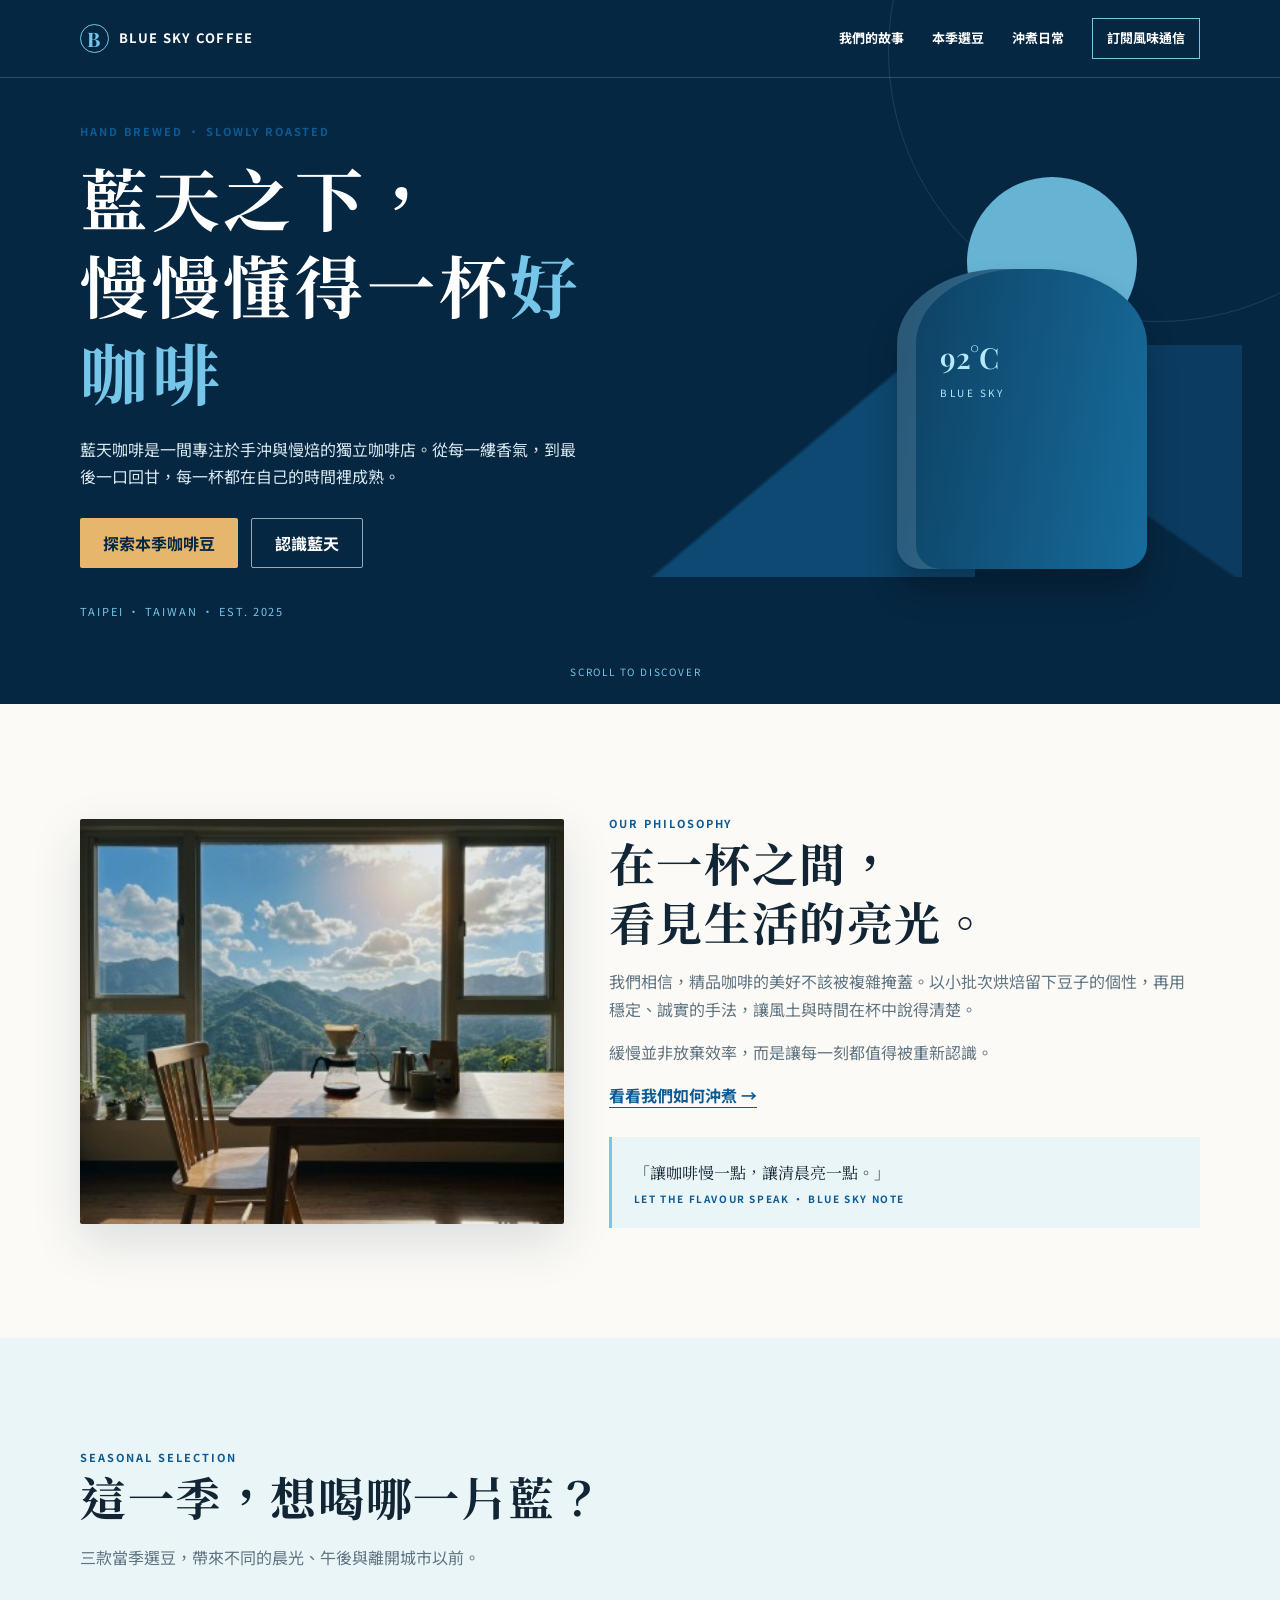
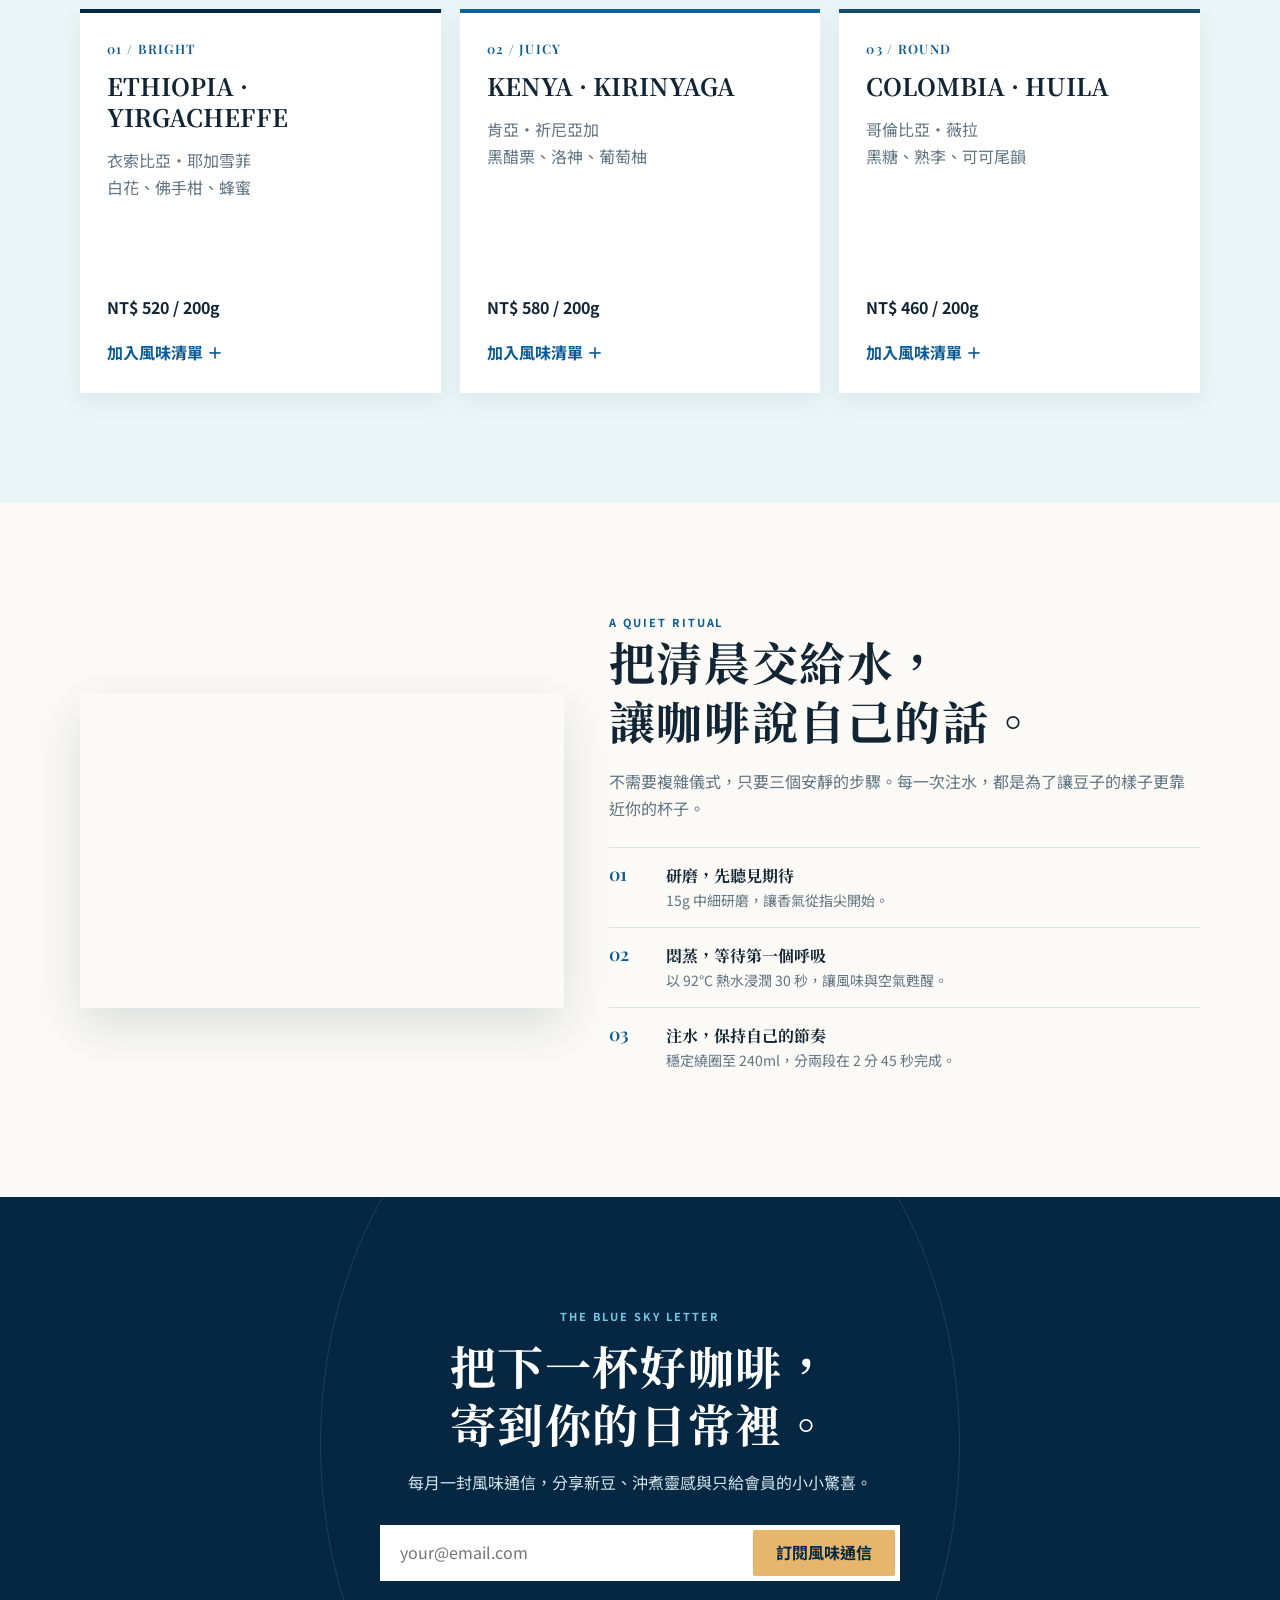
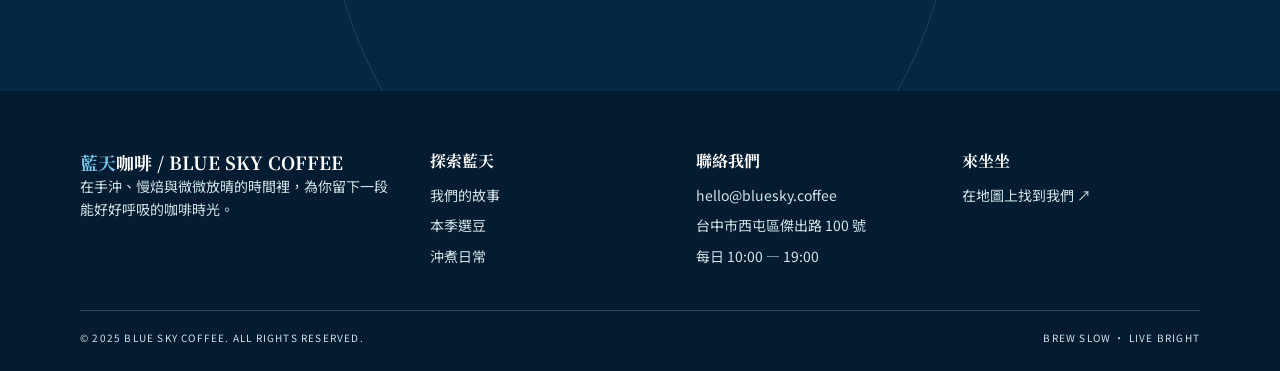
<file: test1/index.html>
<!doctype html>
<html lang="zh-Hant">
<head>
  <meta charset="UTF-8">
  <meta name="viewport" content="width=device-width, initial-scale=1.0">
  <meta name="description" content="藍天咖啡，以手沖、慢焙與真誠，為每一杯咖啡留下剛好的時間。">
  <title>藍天咖啡｜慢慢沖，慢慢懂</title>
  <link rel="preconnect" href="https://fonts.googleapis.com">
  <link rel="preconnect" href="https://fonts.gstatic.com" crossorigin>
  <link href="https://fonts.googleapis.com/css2?family=Noto+Sans+TC:wght@400;500;700&family=Noto+Serif+TC:wght@600;700;900&family=Playfair+Display:wght@600;700&display=swap" rel="stylesheet">
  <style>
    :root{--navy:#062742;--blue:#0c5b95;--sky:#75c6e8;--mist:#eaf5f7;--cream:#fbfaf6;--ink:#122534;--muted:#607482;--line:#d7e4e8;--sand:#e5b66b;--shadow:0 18px 50px rgba(6,39,66,.13)}
    *{box-sizing:border-box} html{scroll-behavior:smooth} body{margin:0;background:var(--cream);color:var(--ink);font:16px/1.7 'Noto Sans TC',sans-serif} a{color:inherit;text-decoration:none} button,input{font:inherit} button{cursor:pointer} .wrap{width:min(1120px,calc(100% - 48px));margin:auto}.eyebrow{font-size:11px;font-weight:700;letter-spacing:.18em;color:var(--blue)}h1,h2,h3,p{margin-top:0}h1,h2,h3{font-family:'Noto Serif TC',serif;line-height:1.28}h2{font-size:clamp(30px,4vw,46px);letter-spacing:.035em;margin-bottom:18px}.serif{font-family:'Playfair Display','Noto Serif TC',serif}.button{display:inline-flex;align-items:center;justify-content:center;min-height:50px;padding:0 23px;border:0;border-radius:2px;background:var(--sand);color:var(--navy);font-weight:700;transition:.25s}.button:hover{transform:translateY(-3px);filter:brightness(1.04)}.button.ghost{background:transparent;border:1px solid rgba(255,255,255,.6);color:white}.button.ghost:hover{background:white;color:var(--navy)}:focus-visible{outline:3px solid var(--sky);outline-offset:4px}
    header{height:78px;display:flex;align-items:center;position:absolute;z-index:5;top:0;width:100%;color:#fff;border-bottom:1px solid rgba(255,255,255,.18)}nav{display:flex;align-items:center;justify-content:space-between;gap:28px}.brand{display:flex;align-items:center;gap:10px;font-size:13px;letter-spacing:.1em;font-weight:700}.brand b{display:grid;place-items:center;width:29px;height:29px;border:1px solid var(--sky);border-radius:50%;font:700 20px 'Playfair Display',serif;color:var(--sky)}.nav-links{display:flex;gap:28px;align-items:center;font-size:13px;font-weight:700}.nav-links a:not(.nav-cta){padding:8px 0;border-bottom:1px solid transparent}.nav-links a:not(.nav-cta):hover{color:var(--sky);border-color:var(--sky)}.nav-cta{padding:8px 14px;border:1px solid var(--sky);color:#fff}.menu-toggle{display:none;background:transparent;border:0;color:white;font-size:23px}
    .hero{min-height:704px;padding:122px 0 72px;background:var(--navy);color:#fff;position:relative;overflow:hidden;display:grid;align-items:center}.hero:after{content:'';position:absolute;width:540px;height:540px;border:1px solid rgba(117,198,232,.16);border-radius:50%;right:-150px;top:-220px}.hero-grid{display:grid;grid-template-columns:1.02fr .98fr;gap:45px;align-items:center;position:relative;z-index:1}.hero h1{font-size:clamp(42px,5.5vw,68px);letter-spacing:.055em;margin:12px 0 22px}.hero h1 em{font-style:normal;color:var(--sky)}.hero-lede{max-width:510px;color:#d8e7ee;margin-bottom:28px}.hero-actions{display:flex;gap:13px;flex-wrap:wrap}.hero-meta{font-size:11px;letter-spacing:.18em;color:var(--sky);margin-top:34px}.hero-art{height:400px;position:relative}.sun{position:absolute;width:170px;height:170px;border-radius:50%;background:var(--sky);right:12%;top:0;opacity:.88}.mountain{position:absolute;right:-8%;bottom:0;width:115%;height:58%;background:linear-gradient(140deg,transparent 47%,#0d4972 48%) left,linear-gradient(35deg,transparent 49%,#0b3b60 50%) right;background-size:56% 100%;background-repeat:no-repeat}.coffee-vessel{position:absolute;right:10%;bottom:8px;width:250px;height:300px;background:linear-gradient(100deg,#0d3f61,#176c9c);border-radius:42% 42% 10% 10% / 25% 25% 8% 8%;box-shadow:inset 19px 0 0 rgba(255,255,255,.12),0 22px 30px rgba(0,0,0,.25)}.coffee-vessel:before{content:'92°C';position:absolute;left:43px;top:69px;color:#b7e9fb;font:600 29px 'Playfair Display',serif}.coffee-vessel:after{content:'BLUE SKY';position:absolute;left:43px;top:115px;color:#b7e9fb;font-size:10px;letter-spacing:.25em}.scroll{position:absolute;bottom:24px;left:calc(50% - 70px);font-size:10px;letter-spacing:.18em;color:var(--sky)}
    section{padding:110px 0}.split{display:grid;grid-template-columns:.9fr 1.1fr;gap:45px;align-items:center}.story-image{min-height:405px;background:linear-gradient(120deg,rgba(6,39,66,.2),rgba(6,39,66,.02)),url('hero.jpg') center/cover;border-radius:2px;box-shadow:var(--shadow)}.story-copy p,.brew-copy p{color:var(--muted)}.story-note{margin-top:28px;padding:22px;border-left:3px solid var(--sky);background:var(--mist);font-family:'Noto Serif TC',serif}.story-note small{display:block;margin-top:5px;font:700 10px 'Noto Sans TC';letter-spacing:.16em;color:var(--blue)}.text-link{font-weight:700;color:var(--blue);border-bottom:1px solid var(--blue)}
    .coffee{background:var(--mist)}.section-head{max-width:630px;margin-bottom:38px}.section-head p{color:var(--muted)}.coffee-grid{display:grid;grid-template-columns:repeat(3,1fr);gap:19px}.coffee-card{background:#fff;min-height:384px;padding:27px;display:flex;flex-direction:column;box-shadow:0 8px 22px rgba(6,39,66,.06);transition:.25s;border-top:4px solid var(--navy)}.coffee-card:nth-child(2){border-color:#106396}.coffee-card:nth-child(3){border-color:#164c68}.coffee-card:hover{transform:translateY(-8px);box-shadow:var(--shadow)}.coffee-no{font:600 13px 'Playfair Display';letter-spacing:.1em;color:var(--blue)}.coffee-card h3{font-size:24px;margin:14px 0}.flavour{color:var(--muted);margin-bottom:auto}.price{font-weight:700;margin:18px 0}.add-coffee{align-self:flex-start;border:0;background:none;padding:0;color:var(--blue);font-weight:700}
    .brew-frame{border:0;width:100%;height:315px;box-shadow:var(--shadow);border-radius:2px}.brew-steps{list-style:none;padding:0;margin:25px 0 0;counter-reset:steps}.brew-steps li{display:grid;grid-template-columns:42px 1fr;gap:15px;padding:14px 0;border-top:1px solid var(--line)}.brew-steps li:before{counter-increment:steps;content:'0' counter(steps);font:600 18px 'Playfair Display';color:var(--blue)}.brew-steps strong{display:block;font-family:'Noto Serif TC',serif}.brew-steps span{display:block;font-size:14px;color:var(--muted)}
    .visit{background:var(--navy);color:#fff;text-align:center;position:relative;overflow:hidden}.visit:before{content:'';position:absolute;inset:-170px 25%;border:1px solid rgba(117,198,232,.16);border-radius:50%}.visit .wrap{position:relative}.visit h2{max-width:700px;margin:10px auto 16px}.visit p{max-width:600px;margin:0 auto 28px;color:#d1e4ec}.subscribe{display:flex;max-width:520px;margin:auto;background:#fff;padding:5px}.subscribe input{border:0;min-width:0;flex:1;padding:0 15px;color:var(--ink);outline:0}.subscribe .button{min-height:46px;white-space:nowrap}
    footer{background:#031c31;color:#d3e3e9;padding:58px 0 25px;font-size:14px}footer .top{display:grid;grid-template-columns:1.35fr repeat(3,1fr);gap:28px}footer h3{font:700 16px 'Noto Serif TC';color:#fff;margin-bottom:12px}footer p{margin-bottom:7px}footer a:hover{color:var(--sky)}.footer-brand{font:700 18px 'Noto Serif TC';color:white}.footer-brand span{color:var(--sky)}.bottom{border-top:1px solid rgba(255,255,255,.2);margin-top:34px;padding-top:18px;display:flex;justify-content:space-between;gap:15px;font-size:10px;letter-spacing:.12em}
    .toast{position:fixed;z-index:10;right:22px;bottom:22px;background:var(--navy);color:white;padding:14px 19px;border-radius:3px;box-shadow:var(--shadow);transform:translateY(12px);opacity:0;pointer-events:none;transition:.25s}.toast.show{opacity:1;transform:none}.reveal{opacity:0;transform:translateY(18px);transition:.65s ease}.reveal.visible{opacity:1;transform:none}@media(max-width:820px){.menu-toggle{display:block}.nav-links{position:absolute;overflow:hidden;left:0;right:0;top:78px;max-height:0;background:#05233c;flex-direction:column;align-items:stretch;gap:0;transition:max-height .3s}.nav-links.open{max-height:300px;padding:10px 24px 18px}.nav-links a{padding:11px 0!important}.hero-grid,.split{grid-template-columns:1fr}.hero{padding-top:118px}.hero-art{height:300px;max-width:600px;width:100%;margin:auto}.story-image{min-height:300px;order:2}.coffee-grid{grid-template-columns:repeat(3,1fr)}.coffee-card{padding:20px;min-height:350px}footer .top{grid-template-columns:repeat(2,1fr)}}@media(max-width:560px){.wrap{width:calc(100% - 34px)}section{padding:76px 0}.hero{min-height:680px;padding-top:105px}.hero-art{height:245px}.coffee-vessel{width:185px;height:225px}.sun{width:120px;height:120px}.coffee-grid{grid-template-columns:1fr}.coffee-card{min-height:0}.brew-frame{height:310px}.subscribe{padding:4px}.subscribe input{padding:0 9px;font-size:14px}.subscribe .button{padding:0 12px;font-size:13px}.bottom{flex-direction:column}footer .top{grid-template-columns:1fr}.scroll{display:none}}@media(prefers-reduced-motion:reduce){html{scroll-behavior:auto}.reveal{opacity:1;transform:none;transition:none}}
  </style>
</head>
<body>
  <header id="top"><nav class="wrap" aria-label="主要導覽"><a class="brand" href="#top" aria-label="回到藍天咖啡首頁"><b>B</b> BLUE SKY COFFEE</a><button class="menu-toggle" aria-label="開啟導覽選單" aria-controls="navLinks" aria-expanded="false">☰</button><div class="nav-links" id="navLinks"><a href="#story">我們的故事</a><a href="#coffee">本季選豆</a><a href="#brew">沖煮日常</a><a class="nav-cta" href="#visit">訂閱風味通信</a></div></nav></header>
  <main>
    <section class="hero" aria-labelledby="heroTitle"><div class="wrap hero-grid"><div><div class="eyebrow">HAND BREWED · SLOWLY ROASTED</div><h1 id="heroTitle">藍天之下，<br>慢慢懂得一杯<em>好咖啡</em></h1><p class="hero-lede">藍天咖啡是一間專注於手沖與慢焙的獨立咖啡店。從每一縷香氣，到最後一口回甘，每一杯都在自己的時間裡成熟。</p><div class="hero-actions"><a class="button" href="#coffee">探索本季咖啡豆</a><a class="button ghost" href="#story">認識藍天</a></div><p class="hero-meta">TAIPEI · TAIWAN · EST. 2025</p></div><div class="hero-art" aria-hidden="true"><div class="sun"></div><div class="mountain"></div><div class="coffee-vessel"></div></div></div><div class="scroll">SCROLL TO DISCOVER</div></section>
    <section id="story" class="reveal"><div class="wrap split"><div class="story-image" role="img" aria-label="一杯手沖咖啡與咖啡豆"></div><div class="story-copy"><div class="eyebrow">OUR PHILOSOPHY</div><h2>在一杯之間，<br>看見生活的亮光。</h2><p>我們相信，精品咖啡的美好不該被複雜掩蓋。以小批次烘焙留下豆子的個性，再用穩定、誠實的手法，讓風土與時間在杯中說得清楚。</p><p>緩慢並非放棄效率，而是讓每一刻都值得被重新認識。</p><a class="text-link" href="#brew">看看我們如何沖煮 →</a><aside class="story-note">「讓咖啡慢一點，讓清晨亮一點。」<small>LET THE FLAVOUR SPEAK · BLUE SKY NOTE</small></aside></div></div></section>
    <section id="coffee" class="coffee"><div class="wrap"><div class="section-head reveal"><div class="eyebrow">SEASONAL SELECTION</div><h2>這一季，想喝哪一片藍？</h2><p>三款當季選豆，帶來不同的晨光、午後與離開城市以前。</p></div><div class="coffee-grid"><article class="coffee-card reveal"><span class="coffee-no">01 / BRIGHT</span><h3>ETHIOPIA · YIRGACHEFFE</h3><p class="flavour">衣索比亞・耶加雪菲<br>白花、佛手柑、蜂蜜</p><div class="price">NT$ 520 / 200g</div><button class="add-coffee" data-coffee="衣索比亞・耶加雪菲">加入風味清單 ＋</button></article><article class="coffee-card reveal"><span class="coffee-no">02 / JUICY</span><h3>KENYA · KIRINYAGA</h3><p class="flavour">肯亞・祈尼亞加<br>黑醋栗、洛神、葡萄柚</p><div class="price">NT$ 580 / 200g</div><button class="add-coffee" data-coffee="肯亞・祈尼亞加">加入風味清單 ＋</button></article><article class="coffee-card reveal"><span class="coffee-no">03 / ROUND</span><h3>COLOMBIA · HUILA</h3><p class="flavour">哥倫比亞・薇拉<br>黑糖、熟李、可可尾韻</p><div class="price">NT$ 460 / 200g</div><button class="add-coffee" data-coffee="哥倫比亞・薇拉">加入風味清單 ＋</button></article></div></div></section>
    <section id="brew" class="reveal"><div class="wrap split"><iframe class="brew-frame" src="https://www.youtube.com/embed/MOYa4EBntI" title="藍天咖啡沖煮日常" allowfullscreen></iframe><div class="brew-copy"><div class="eyebrow">A QUIET RITUAL</div><h2>把清晨交給水，<br>讓咖啡說自己的話。</h2><p>不需要複雜儀式，只要三個安靜的步驟。每一次注水，都是為了讓豆子的樣子更靠近你的杯子。</p><ol class="brew-steps"><li><div><strong>研磨，先聽見期待</strong><span>15g 中細研磨，讓香氣從指尖開始。</span></div></li><li><div><strong>悶蒸，等待第一個呼吸</strong><span>以 92°C 熱水浸潤 30 秒，讓風味與空氣甦醒。</span></div></li><li><div><strong>注水，保持自己的節奏</strong><span>穩定繞圈至 240ml，分兩段在 2 分 45 秒完成。</span></div></li></ol></div></div></section>
    <section id="visit" class="visit"><div class="wrap reveal"><div class="eyebrow" style="color:var(--sky)">THE BLUE SKY LETTER</div><h2>把下一杯好咖啡，<br>寄到你的日常裡。</h2><p>每月一封風味通信，分享新豆、沖煮靈感與只給會員的小小驚喜。</p><form id="subscribeForm" class="subscribe"><input type="email" aria-label="電子郵件地址" placeholder="your@email.com" required><button class="button" type="submit">訂閱風味通信</button></form></div></section>
  </main>
  <footer><div class="wrap"><div class="top"><div><div class="footer-brand"><span>藍天</span>咖啡 / BLUE SKY COFFEE</div><p>在手沖、慢焙與微微放晴的時間裡，為你留下一段能好好呼吸的咖啡時光。</p></div><div><h3>探索藍天</h3><p><a href="#story">我們的故事</a></p><p><a href="#coffee">本季選豆</a></p><p><a href="#brew">沖煮日常</a></p></div><div><h3>聯絡我們</h3><p><a href="mailto:hello@bluesky.coffee">hello@bluesky.coffee</a></p><p>台中市西屯區傑出路 100 號</p><p>每日 10:00 — 19:00</p></div><div><h3>來坐坐</h3><p><a href="https://www.google.com/maps/search/?api=1&query=台中市西屯區傑出路100號" target="_blank" rel="noreferrer">在地圖上找到我們 ↗</a></p></div></div><div class="bottom"><span>© 2025 BLUE SKY COFFEE. ALL RIGHTS RESERVED.</span><span>BREW SLOW · LIVE BRIGHT</span></div></div></footer>
  <div class="toast" role="status" aria-live="polite"></div>
  <script>
    const toggle=document.querySelector('.menu-toggle'),links=document.querySelector('.nav-links'),toast=document.querySelector('.toast');
    toggle.addEventListener('click',()=>{const open=links.classList.toggle('open');toggle.setAttribute('aria-expanded',open);toggle.textContent=open?'×':'☰';});
    links.querySelectorAll('a').forEach(a=>a.addEventListener('click',()=>{links.classList.remove('open');toggle.setAttribute('aria-expanded','false');toggle.textContent='☰';}));
    let timer;function showToast(message){toast.textContent=message;toast.classList.add('show');clearTimeout(timer);timer=setTimeout(()=>toast.classList.remove('show'),2600)}
    document.querySelectorAll('[data-coffee]').forEach(button=>button.addEventListener('click',()=>showToast(`已將「${button.dataset.coffee}」加入你的風味清單。`)));
    document.querySelector('#subscribeForm').addEventListener('submit',event=>{event.preventDefault();const input=event.currentTarget.querySelector('input');if(input.checkValidity()){showToast('謝謝訂閱！下一封風味通信很快抵達。');event.currentTarget.reset();}else{input.reportValidity();}});
    const reveal=document.querySelectorAll('.reveal');if('IntersectionObserver' in window&&!matchMedia('(prefers-reduced-motion: reduce)').matches){const observer=new IntersectionObserver(entries=>entries.forEach(entry=>{if(entry.isIntersecting){entry.target.classList.add('visible');observer.unobserve(entry.target)}}),{threshold:.12});reveal.forEach(item=>observer.observe(item));}else reveal.forEach(item=>item.classList.add('visible'));
  </script>
</body>
</html>
</file>
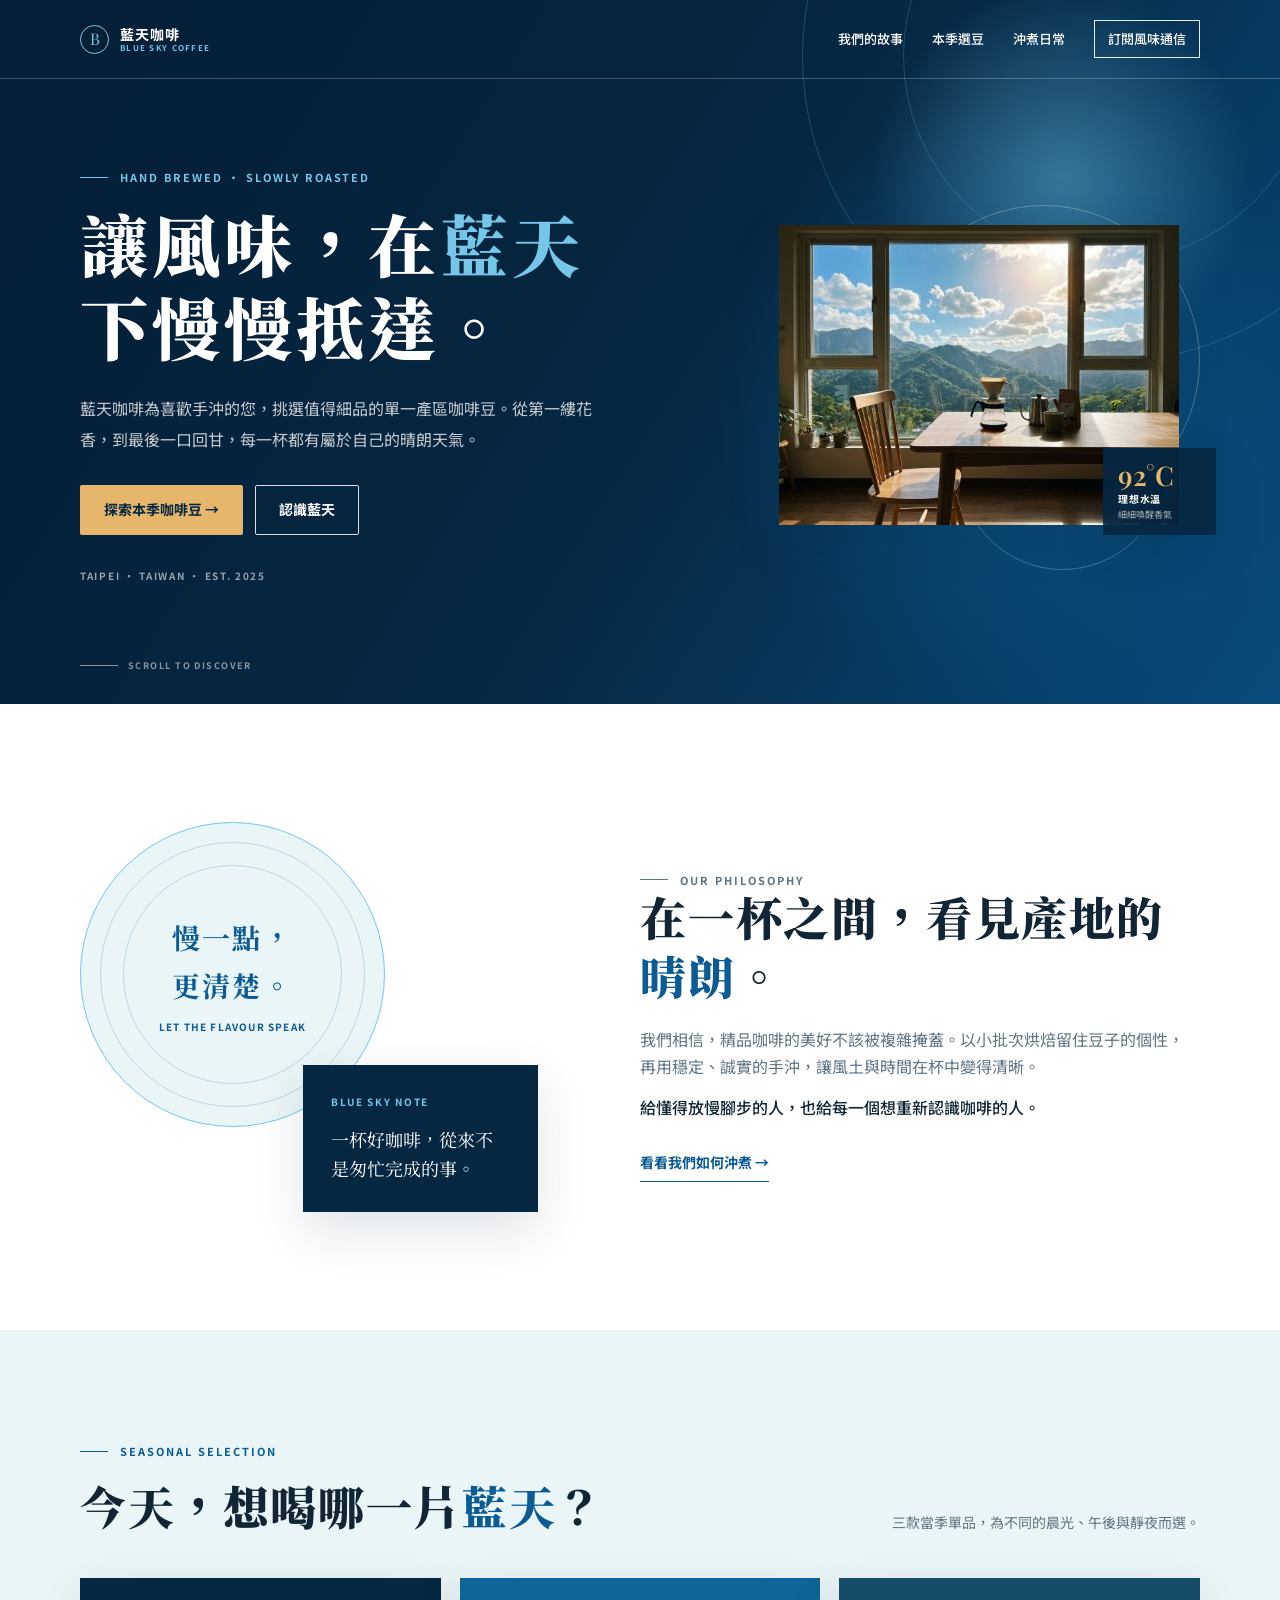
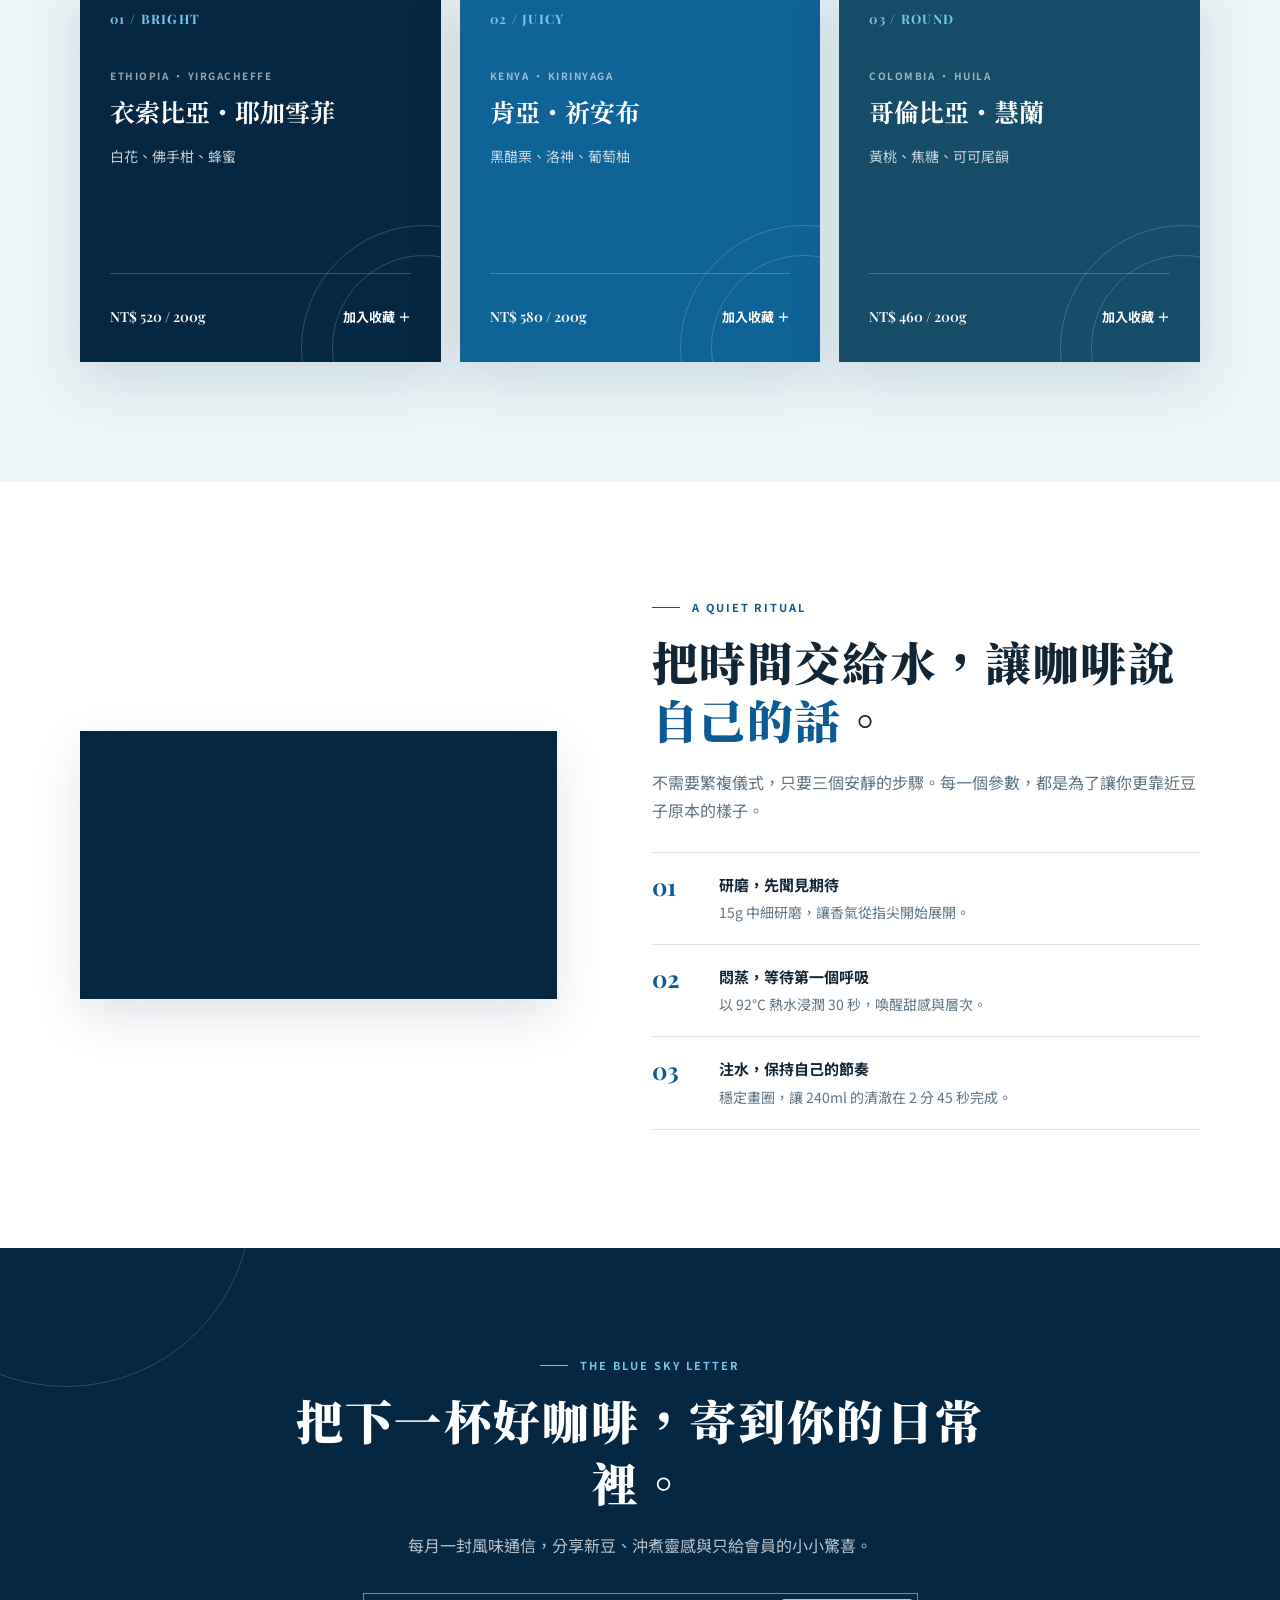
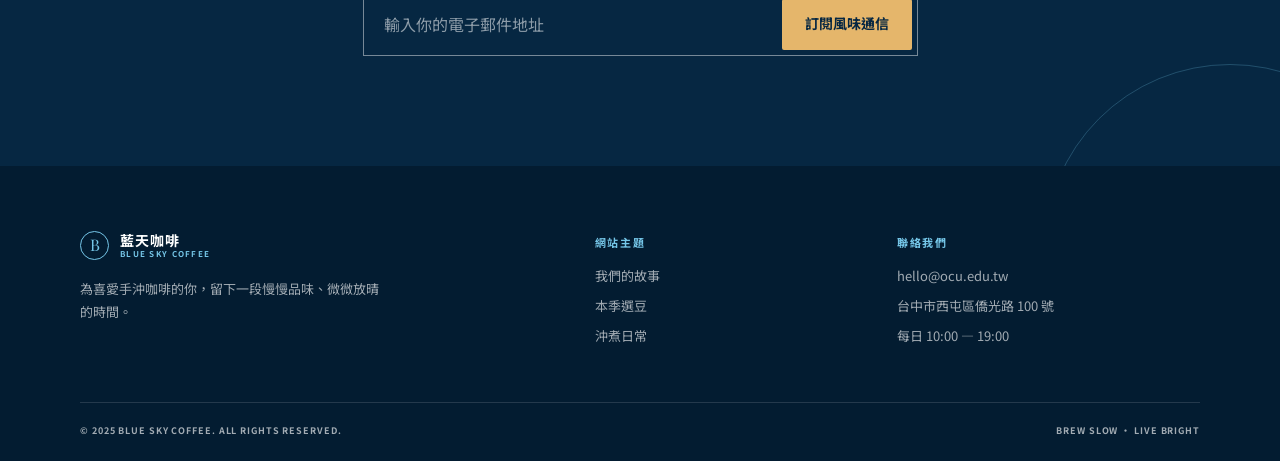
<file: test2/index.html>
<!DOCTYPE html>
<html lang="zh-Hant">
<head>
  <meta charset="UTF-8">
  <meta name="viewport" content="width=device-width, initial-scale=1.0">
  <title>藍天咖啡｜讓風味，慢慢抵達</title>
  <meta name="description" content="藍天咖啡，為手沖咖啡愛好者挑選當季精品咖啡豆，讓每一杯都清澈、明亮、值得細品。">
  <link rel="preconnect" href="https://fonts.googleapis.com">
  <link rel="preconnect" href="https://fonts.gstatic.com" crossorigin>
  <link href="https://fonts.googleapis.com/css2?family=Noto+Sans+TC:wght@400;500;600;700&family=Noto+Serif+TC:wght@600;700;900&family=Playfair+Display:wght@600;700&display=swap" rel="stylesheet">
  <style>
    :root {
      --navy: #062742;
      --blue: #0c5b95;
      --sky: #75c6e8;
      --mist: #eaf5f7;
      --cream: #fbfaf6;
      --ink: #122534;
      --muted: #607482;
      --line: #d7e4e8;
      --sand: #e5b66b;
      --shadow: 0 18px 50px rgba(6, 39, 66, .13);
    }

    * { box-sizing: border-box; }
    html { scroll-behavior: smooth; }
    body {
      margin: 0;
      color: var(--ink);
      background: var(--cream);
      font-family: "Noto Sans TC", sans-serif;
      font-size: 16px;
      line-height: 1.7;
      -webkit-font-smoothing: antialiased;
    }
    a { color: inherit; text-decoration: none; }
    button, input { font: inherit; }
    button { cursor: pointer; }
    img { display: block; max-width: 100%; }
    :focus-visible { outline: 3px solid var(--sky); outline-offset: 4px; }

    .wrap { width: min(1120px, calc(100% - 48px)); margin: 0 auto; }
    .eyebrow {
      display: flex;
      align-items: center;
      gap: 12px;
      margin: 0 0 17px;
      color: var(--blue);
      font-size: 11px;
      font-weight: 700;
      letter-spacing: .18em;
      line-height: 1.35;
    }
    .eyebrow::before { width: 28px; height: 1px; background: currentColor; content: ""; }
    .section-title {
      margin: 0;
      font-family: "Noto Serif TC", serif;
      font-size: clamp(30px, 4vw, 46px);
      font-weight: 900;
      letter-spacing: .035em;
      line-height: 1.28;
    }
    .blue-word { color: var(--blue); }
    .sky-text { color: var(--sky); }
    .section-copy { margin: 20px 0 0; color: var(--muted); }
    .text-link {
      display: inline-block;
      margin-top: 29px;
      padding-bottom: 7px;
      border-bottom: 1px solid var(--blue);
      color: var(--blue);
      font-size: 14px;
      font-weight: 700;
      transition: color .2s ease, letter-spacing .2s ease;
    }
    .text-link:hover { color: var(--navy); letter-spacing: .04em; }

    /* Header */
    .site-header {
      position: absolute;
      z-index: 10;
      top: 0;
      left: 0;
      width: 100%;
      border-bottom: 1px solid rgba(255,255,255,.23);
      color: #fff;
    }
    .nav-bar {
      display: flex;
      align-items: center;
      justify-content: space-between;
      min-height: 78px;
    }
    .brand { display: inline-flex; align-items: center; gap: 11px; min-width: max-content; }
    .brand-mark {
      display: grid;
      width: 29px;
      height: 29px;
      place-items: center;
      border: 1px solid var(--sky);
      border-radius: 50%;
      color: var(--sky);
      font-family: "Playfair Display", serif;
      font-size: 16px;
      line-height: 1;
    }
    .brand-name { display: grid; gap: 0; font-size: 13px; font-weight: 600; letter-spacing: .08em; line-height: 1.3; }
    .brand-name strong { font-size: 14px; letter-spacing: .08em; }
    .brand-name small { color: var(--sky); font-size: 8px; font-weight: 700; letter-spacing: .16em; }
    .nav-links { display: flex; align-items: center; gap: 29px; list-style: none; margin: 0; padding: 0; }
    .nav-links a { position: relative; display: inline-block; padding: 8px 0; font-size: 13px; font-weight: 500; }
    .nav-links a:not(.nav-cta)::after {
      position: absolute;
      right: 0;
      bottom: 2px;
      width: 0;
      height: 1px;
      background: var(--sky);
      content: "";
      transition: width .25s ease;
    }
    .nav-links a:not(.nav-cta):hover::after { right: auto; left: 0; width: 100%; }
    .nav-links .nav-cta { padding: 7px 13px; border: 1px solid rgba(255,255,255,.9); transition: color .2s ease, background .2s ease; }
    .nav-links .nav-cta:hover { color: var(--navy); background: #fff; }
    .menu-toggle { display: none; border: 0; background: transparent; color: #fff; font-size: 26px; line-height: 1; }

    /* Hero */
    .hero {
      position: relative;
      isolation: isolate;
      display: grid;
      min-height: 704px;
      overflow: hidden;
      color: #fff;
      background:
        radial-gradient(circle at 83% 25%, rgba(117,198,232,.42), transparent 16%),
        radial-gradient(circle at 80% 57%, rgba(16,99,150,.52), transparent 28%),
        linear-gradient(122deg, #041e35 0%, var(--navy) 52%, #084b7c 100%);
    }
    .hero::before, .hero::after { position: absolute; z-index: -1; border: 1px solid rgba(117,198,232,.22); border-radius: 50%; content: ""; }
    .hero::before { width: 610px; height: 610px; top: -250px; right: -134px; }
    .hero::after { width: 410px; height: 410px; top: -150px; right: -35px; }
    .hero-inner { display: grid; grid-template-columns: 1.02fr .98fr; gap: 45px; align-items: center; width: min(1120px, calc(100% - 48px)); margin: 0 auto; padding: 122px 0 72px; }
    .hero .eyebrow { color: var(--sky); }
    .hero-title { max-width: 650px; margin: 0; font-family: "Noto Serif TC", serif; font-size: clamp(42px, 5.5vw, 68px); font-weight: 900; letter-spacing: .06em; line-height: 1.22; }
    .hero-lede { max-width: 535px; margin: 26px 0 0; color: rgba(255,255,255,.77); font-size: 16px; line-height: 1.9; }
    .hero-actions { display: flex; flex-wrap: wrap; gap: 12px; margin-top: 31px; }
    .button {
      display: inline-flex;
      align-items: center;
      justify-content: center;
      min-height: 50px;
      padding: 12px 23px;
      border: 1px solid transparent;
      border-radius: 2px;
      font-size: 14px;
      font-weight: 700;
      transition: transform .2s ease, box-shadow .2s ease, color .2s ease, background .2s ease;
    }
    .button:hover { transform: translateY(-2px); box-shadow: 0 9px 20px rgba(0,0,0,.15); }
    .button-primary { color: var(--navy); background: var(--sand); }
    .button-secondary { border-color: rgba(255,255,255,.85); color: #fff; background: transparent; }
    .button-secondary:hover { color: var(--navy); background: #fff; }
    .hero-place { margin: 32px 0 0; color: rgba(255,255,255,.58); font-size: 10px; font-weight: 700; letter-spacing: .17em; }
    .scroll-hint { position: absolute; bottom: 31px; left: max(24px, calc((100% - 1120px) / 2)); display: flex; align-items: center; gap: 10px; color: rgba(255,255,255,.52); font-size: 9px; font-weight: 700; letter-spacing: .16em; }
    .scroll-hint::before { width: 38px; height: 1px; background: currentColor; content: ""; }
    .hero-art { position: relative; justify-self: end; width: min(100%, 450px); padding: 21px 21px 25px 0; }
    .hero-art::before { position: absolute; top: 1px; right: 0; width: 310px; height: 310px; border: 1px solid rgba(255,255,255,.26); border-radius: 50%; content: ""; }
    .hero-art::after { position: absolute; right: 34px; bottom: -20px; width: 205px; height: 205px; border: 1px solid rgba(117,198,232,.4); border-radius: 50%; content: ""; }
    .hero-photo { position: relative; z-index: 1; width: 400px; height: 300px; margin-left: auto; object-fit: cover; box-shadow: var(--shadow); }
    .art-note { position: absolute; z-index: 2; right: -16px; bottom: 15px; display: grid; width: 113px; gap: 1px; padding: 14px 15px; color: #fff; background: rgba(6,39,66,.91); box-shadow: var(--shadow); }
    .art-note strong { color: var(--sand); font-family: "Playfair Display", serif; font-size: 27px; font-weight: 600; line-height: 1; }
    .art-note span { font-size: 10px; font-weight: 700; letter-spacing: .08em; }
    .art-note small { color: rgba(255,255,255,.64); font-size: 9px; line-height: 1.45; }

    /* Story */
    .story { padding: 118px 0; background: #fff; }
    .story-grid { display: grid; grid-template-columns: .9fr 1.1fr; gap: clamp(45px, 8vw, 105px); align-items: center; }
    .story-visual { position: relative; min-height: 390px; }
    .story-disc { position: absolute; top: 0; left: 0; display: grid; width: 305px; height: 305px; place-content: center; border: 1px solid var(--sky); border-radius: 50%; color: var(--blue); text-align: center; background: var(--mist); }
    .story-disc::before, .story-disc::after { position: absolute; border: 1px solid rgba(12,91,149,.2); border-radius: 50%; content: ""; }
    .story-disc::before { inset: 19px; }
    .story-disc::after { inset: 42px; }
    .story-disc b { position: relative; z-index: 1; font-family: "Noto Serif TC", serif; font-size: 28px; letter-spacing: .08em; }
    .story-disc span { position: relative; z-index: 1; margin-top: 8px; font-size: 10px; font-weight: 700; letter-spacing: .12em; }
    .story-card { position: absolute; right: 0; bottom: 0; width: 235px; padding: 28px; color: #fff; background: var(--navy); box-shadow: var(--shadow); }
    .story-card .card-label { display: block; color: var(--sky); font-size: 10px; font-weight: 700; letter-spacing: .17em; }
    .story-card p { margin: 15px 0 0; font-family: "Noto Serif TC", serif; font-size: 18px; line-height: 1.65; }
    .story-copy p { max-width: 570px; margin: 21px 0 0; color: var(--muted); }
    .story-copy p + p { margin-top: 14px; color: var(--ink); font-weight: 500; }

    /* Coffee */
    .coffee { padding: 114px 0 120px; background: var(--mist); }
    .section-heading { display: flex; align-items: end; justify-content: space-between; gap: 30px; margin-bottom: 43px; }
    .section-heading .section-copy { max-width: 310px; margin: 0; font-size: 14px; }
    .coffee-grid { display: grid; grid-template-columns: repeat(3, 1fr); gap: 19px; }
    .coffee-card { position: relative; display: flex; flex-direction: column; min-height: 384px; overflow: hidden; padding: 30px; color: #fff; background: var(--navy); box-shadow: var(--shadow); }
    .coffee-card:nth-child(2) { background: #106396; }
    .coffee-card:nth-child(3) { background: #164c68; }
    .coffee-card::before, .coffee-card::after { position: absolute; border: 1px solid rgba(255,255,255,.18); border-radius: 50%; content: ""; }
    .coffee-card::before { width: 245px; height: 245px; right: -107px; bottom: -110px; }
    .coffee-card::after { width: 183px; height: 183px; right: -76px; bottom: -78px; }
    .coffee-card > * { position: relative; z-index: 1; }
    .coffee-number { color: var(--sky); font-family: "Playfair Display", serif; font-size: 13px; font-weight: 700; letter-spacing: .1em; }
    .coffee-origin { margin-top: 37px; color: rgba(255,255,255,.58); font-size: 10px; font-weight: 700; letter-spacing: .15em; }
    .coffee-name { margin: 9px 0 0; font-family: "Noto Serif TC", serif; font-size: 25px; font-weight: 700; line-height: 1.45; }
    .coffee-taste { margin: 16px 0 0; color: rgba(255,255,255,.77); font-size: 14px; }
    .coffee-footer { display: flex; align-items: center; justify-content: space-between; gap: 10px; margin-top: auto; padding-top: 28px; border-top: 1px solid rgba(255,255,255,.2); }
    .coffee-price { font-family: "Playfair Display", serif; font-size: 14px; font-weight: 600; white-space: nowrap; }
    .collect-button { padding: 4px 0; border: 0; color: #fff; background: transparent; font-size: 13px; font-weight: 700; white-space: nowrap; transition: color .2s ease; }
    .collect-button:hover { color: var(--sand); }

    /* Brew */
    .brew { padding: 118px 0; background: #fff; }
    .brew-grid { display: grid; grid-template-columns: .93fr 1.07fr; gap: clamp(45px, 8vw, 95px); align-items: center; }
    .video-frame { position: relative; overflow: hidden; aspect-ratio: 560 / 315; background: var(--navy); box-shadow: var(--shadow); }
    .video-frame iframe { width: 100%; height: 100%; border: 0; }
    .brew-copy .section-copy { margin-bottom: 28px; }
    .brew-steps { list-style: none; margin: 0; padding: 0; border-top: 1px solid var(--line); }
    .brew-steps li { display: grid; grid-template-columns: 55px 1fr; gap: 12px; padding: 19px 0; border-bottom: 1px solid var(--line); }
    .step-number { color: var(--blue); font-family: "Playfair Display", serif; font-size: 24px; font-weight: 700; line-height: 1.2; }
    .step-content strong { display: block; font-size: 15px; }
    .step-content p { margin: 4px 0 0; color: var(--muted); font-size: 14px; }

    /* Subscribe and footer */
    .visit { position: relative; overflow: hidden; padding: 110px 0; color: #fff; text-align: center; background: var(--navy); }
    .visit::before, .visit::after { position: absolute; width: 370px; height: 370px; border: 1px solid rgba(117,198,232,.25); border-radius: 50%; content: ""; }
    .visit::before { top: -233px; left: -120px; }
    .visit::after { right: -136px; bottom: -270px; }
    .visit-inner { position: relative; z-index: 1; max-width: 700px; margin: 0 auto; }
    .visit .eyebrow { justify-content: center; color: var(--sky); }
    .visit-title { margin: 0; font-family: "Noto Serif TC", serif; font-size: clamp(30px, 4.5vw, 47px); font-weight: 900; letter-spacing: .045em; line-height: 1.3; }
    .visit-copy { max-width: 490px; margin: 20px auto 0; color: rgba(255,255,255,.72); }
    .subscribe-form { display: flex; max-width: 555px; margin: 34px auto 0; padding: 5px; border: 1px solid rgba(255,255,255,.45); }
    .subscribe-form input { min-width: 0; flex: 1; padding: 12px 15px; border: 0; outline: 0; color: #fff; background: transparent; }
    .subscribe-form input::placeholder { color: rgba(255,255,255,.54); }
    .subscribe-form .button { flex: 0 0 auto; min-height: 48px; border: 0; }
    .site-footer { padding: 65px 0 23px; color: rgba(255,255,255,.63); background: #031c31; }
    .footer-grid { display: grid; grid-template-columns: 1.5fr .8fr 1fr; gap: 60px; }
    .footer-brand .brand { color: #fff; }
    .footer-brand p { max-width: 300px; margin: 17px 0 0; font-size: 13px; line-height: 1.8; }
    .footer-title { margin: 2px 0 13px; color: var(--sky); font-size: 11px; font-weight: 700; letter-spacing: .16em; }
    .footer-links { display: grid; gap: 8px; list-style: none; margin: 0; padding: 0; font-size: 13px; }
    .footer-links a:hover { color: #fff; }
    .footer-bottom { display: flex; justify-content: space-between; gap: 20px; margin-top: 55px; padding-top: 20px; border-top: 1px solid rgba(255,255,255,.13); font-size: 9px; font-weight: 700; letter-spacing: .1em; }

    /* Motion */
    .reveal { opacity: 0; transform: translateY(18px); transition: opacity .65s ease, transform .65s ease; }
    .reveal.visible { opacity: 1; transform: none; }
    .toast { position: fixed; z-index: 30; right: 22px; bottom: 22px; max-width: min(360px, calc(100% - 44px)); padding: 14px 18px; border-left: 3px solid var(--sand); color: #fff; background: var(--navy); box-shadow: var(--shadow); opacity: 0; pointer-events: none; transform: translateY(12px); transition: opacity .25s ease, transform .25s ease; }
    .toast.show { opacity: 1; transform: translateY(0); }

    @media (max-width: 820px) {
      .nav-bar { position: relative; }
      .menu-toggle { display: block; }
      .nav-links { position: absolute; top: 78px; left: -24px; right: -24px; display: grid; gap: 0; max-height: 0; overflow: hidden; padding: 0 24px; background: #05233c; transition: max-height .3s ease, padding .3s ease; }
      .nav-links.open { max-height: 300px; padding-top: 11px; padding-bottom: 16px; }
      .nav-links a { display: block; padding: 10px 0; }
      .nav-links .nav-cta { display: inline-block; margin-top: 6px; padding: 8px 12px; }
      .hero { min-height: 710px; }
      .hero-inner { grid-template-columns: 1fr; gap: 18px; padding-top: 118px; }
      .hero-art { width: min(100%, 510px); margin: 0 auto; padding-top: 0; justify-self: center; transform: scale(.72); transform-origin: top center; height: 245px; }
      .scroll-hint { display: none; }
      .story-grid, .brew-grid { grid-template-columns: 1fr; }
      .story-visual { max-width: 450px; width: 100%; margin: 0 auto; }
      .coffee-grid { grid-template-columns: repeat(2, 1fr); }
      .coffee-card:nth-child(3) { grid-column: span 2; }
      .footer-grid { grid-template-columns: 1fr 1fr; gap: 38px; }
      .footer-brand { grid-column: span 2; }
    }

    @media (max-width: 560px) {
      .wrap, .hero-inner { width: calc(100% - 34px); }
      .brand-name { font-size: 12px; }
      .hero { min-height: 680px; }
      .hero-inner { padding-top: 109px; padding-bottom: 37px; }
      .hero-title { font-size: 40px; }
      .hero-lede { margin-top: 19px; font-size: 14px; line-height: 1.85; }
      .hero-actions { margin-top: 24px; }
      .hero-place { margin-top: 22px; }
      .hero-art { height: 203px; transform: scale(.62); }
      .art-note { display: none; }
      .story, .coffee, .brew, .visit { padding-top: 76px; padding-bottom: 76px; }
      .story-visual { min-height: 330px; }
      .story-disc { width: 245px; height: 245px; }
      .story-disc b { font-size: 23px; }
      .story-card { width: 185px; padding: 21px; }
      .story-card p { font-size: 15px; }
      .section-heading { display: block; margin-bottom: 31px; }
      .section-heading .section-copy { margin-top: 15px; }
      .coffee-grid { grid-template-columns: 1fr; }
      .coffee-card, .coffee-card:nth-child(3) { grid-column: auto; min-height: 330px; }
      .video-frame { min-height: 200px; }
      .subscribe-form { display: grid; gap: 7px; padding: 0; border: 0; }
      .subscribe-form input { width: 100%; min-height: 51px; border: 1px solid rgba(255,255,255,.45); }
      .subscribe-form .button { width: 100%; }
      .footer-grid { grid-template-columns: 1fr; gap: 31px; }
      .footer-brand { grid-column: auto; }
      .footer-bottom { display: grid; gap: 9px; margin-top: 39px; line-height: 1.6; }
    }

    @media (prefers-reduced-motion: reduce) {
      html { scroll-behavior: auto; }
      *, *::before, *::after { transition-duration: .01ms !important; animation-duration: .01ms !important; animation-iteration-count: 1 !important; }
      .reveal { opacity: 1; transform: none; }
    }
  </style>
</head>
<body>
  <header class="site-header" id="top">
    <nav class="nav-bar wrap" aria-label="主要導覽">
      <a class="brand" href="#top" aria-label="回到藍天咖啡首頁">
        <span class="brand-mark" aria-hidden="true">B</span>
        <span class="brand-name"><strong>藍天咖啡</strong> <small>BLUE SKY COFFEE</small></span>
      </a>
      <button class="menu-toggle" type="button" aria-controls="navLinks" aria-expanded="false" aria-label="開啟導覽選單">☰</button>
      <ul class="nav-links" id="navLinks">
        <li><a href="#story">我們的故事</a></li>
        <li><a href="#coffee">本季選豆</a></li>
        <li><a href="#brew">沖煮日常</a></li>
        <li><a class="nav-cta" href="#visit">訂閱風味通信</a></li>
      </ul>
    </nav>
  </header>

  <main>
    <section class="hero" aria-labelledby="heroTitle">
      <div class="hero-inner">
        <div class="hero-content reveal">
          <p class="eyebrow">HAND BREWED · SLOWLY ROASTED</p>
          <h1 class="hero-title" id="heroTitle">讓風味，在<span class="sky-text">藍天</span>下慢慢抵達。</h1>
          <p class="hero-lede">藍天咖啡為喜歡手沖的您，挑選值得細品的單一產區咖啡豆。從第一縷花香，到最後一口回甘，每一杯都有屬於自己的晴朗天氣。</p>
          <div class="hero-actions">
            <a class="button button-primary" href="#coffee">探索本季咖啡豆 →</a>
            <a class="button button-secondary" href="#story">認識藍天</a>
          </div>
          <p class="hero-place">TAIPEI · TAIWAN · EST. 2025</p>
        </div>
        <div class="hero-art reveal" aria-hidden="true">
          <img class="hero-photo" src="images/hero.png" width="400" height="300" alt="藍天咖啡手沖主視覺" onerror="this.onerror=null;this.src='images/hero.jpg';">
          <div class="art-note" aria-hidden="true"><strong>92°C</strong><span>理想水溫</span><small>細細喚醒香氣</small></div>
        </div>
      </div>
      <span class="scroll-hint" aria-hidden="true">SCROLL TO DISCOVER</span>
    </section>

    <section class="story" id="story" aria-labelledby="storyTitle">
      <div class="wrap story-grid">
        <div class="story-visual reveal" aria-hidden="true">
          <div class="story-disc"><b>慢一點，<br>更清楚。</b><span>LET THE FLAVOUR SPEAK</span></div>
          <div class="story-card"><span class="card-label">BLUE SKY NOTE</span><p>一杯好咖啡，從來不是匆忙完成的事。</p></div>
        </div>
        <div class="story-copy reveal">
          <p class="eyebrow">OUR PHILOSOPHY</p>
          <h2 class="section-title" id="storyTitle">在一杯之間，看見產地的<span class="blue-word">晴朗</span>。</h2>
          <p>我們相信，精品咖啡的美好不該被複雜掩蓋。以小批次烘焙留住豆子的個性，再用穩定、誠實的手沖，讓風土與時間在杯中變得清晰。</p>
          <p>給懂得放慢腳步的人，也給每一個想重新認識咖啡的人。</p>
          <a class="text-link" href="#brew">看看我們如何沖煮 →</a>
        </div>
      </div>
    </section>

    <section class="coffee" id="coffee" aria-labelledby="coffeeTitle">
      <div class="wrap">
        <div class="section-heading reveal">
          <div>
            <p class="eyebrow">SEASONAL SELECTION</p>
            <h2 class="section-title" id="coffeeTitle">今天，想喝哪一片<span class="blue-word">藍天</span>？</h2>
          </div>
          <p class="section-copy">三款當季單品，為不同的晨光、午後與靜夜而選。</p>
        </div>
        <div class="coffee-grid">
          <article class="coffee-card reveal">
            <span class="coffee-number">01 / BRIGHT</span>
            <span class="coffee-origin">ETHIOPIA · YIRGACHEFFE</span>
            <h3 class="coffee-name">衣索比亞・耶加雪菲</h3>
            <p class="coffee-taste">白花、佛手柑、蜂蜜</p>
            <div class="coffee-footer"><span class="coffee-price">NT$ 520 / 200g</span><button class="collect-button" type="button" data-coffee="衣索比亞・耶加雪菲" aria-label="將衣索比亞・耶加雪菲加入收藏">加入收藏 ＋</button></div>
          </article>
          <article class="coffee-card reveal">
            <span class="coffee-number">02 / JUICY</span>
            <span class="coffee-origin">KENYA · KIRINYAGA</span>
            <h3 class="coffee-name">肯亞・祈安布</h3>
            <p class="coffee-taste">黑醋栗、洛神、葡萄柚</p>
            <div class="coffee-footer"><span class="coffee-price">NT$ 580 / 200g</span><button class="collect-button" type="button" data-coffee="肯亞・祈安布" aria-label="將肯亞・祈安布加入收藏">加入收藏 ＋</button></div>
          </article>
          <article class="coffee-card reveal">
            <span class="coffee-number">03 / ROUND</span>
            <span class="coffee-origin">COLOMBIA · HUILA</span>
            <h3 class="coffee-name">哥倫比亞・慧蘭</h3>
            <p class="coffee-taste">黃桃、焦糖、可可尾韻</p>
            <div class="coffee-footer"><span class="coffee-price">NT$ 460 / 200g</span><button class="collect-button" type="button" data-coffee="哥倫比亞・慧蘭" aria-label="將哥倫比亞・慧蘭加入收藏">加入收藏 ＋</button></div>
          </article>
        </div>
      </div>
    </section>

    <section class="brew" id="brew" aria-labelledby="brewTitle">
      <div class="wrap brew-grid">
        <div class="video-frame reveal">
          <iframe width="560" height="315" src="https://www.youtube.com/embed/hMOYa4EBntI" title="藍天咖啡手沖日常影片" allow="accelerometer; autoplay; clipboard-write; encrypted-media; gyroscope; picture-in-picture; web-share" allowfullscreen></iframe>
        </div>
        <div class="brew-copy reveal">
          <p class="eyebrow">A QUIET RITUAL</p>
          <h2 class="section-title" id="brewTitle">把時間交給水，讓咖啡說<span class="blue-word">自己的話</span>。</h2>
          <p class="section-copy">不需要繁複儀式，只要三個安靜的步驟。每一個參數，都是為了讓你更靠近豆子原本的樣子。</p>
          <ol class="brew-steps">
            <li><span class="step-number">01</span><div class="step-content"><strong>研磨，先聞見期待</strong><p>15g 中細研磨，讓香氣從指尖開始展開。</p></div></li>
            <li><span class="step-number">02</span><div class="step-content"><strong>悶蒸，等待第一個呼吸</strong><p>以 92°C 熱水浸潤 30 秒，喚醒甜感與層次。</p></div></li>
            <li><span class="step-number">03</span><div class="step-content"><strong>注水，保持自己的節奏</strong><p>穩定畫圈，讓 240ml 的清澈在 2 分 45 秒完成。</p></div></li>
          </ol>
        </div>
      </div>
    </section>

    <section class="visit" id="visit" aria-labelledby="visitTitle">
      <div class="wrap visit-inner reveal">
        <p class="eyebrow">THE BLUE SKY LETTER</p>
        <h2 class="visit-title" id="visitTitle">把下一杯好咖啡，寄到你的日常裡。</h2>
        <p class="visit-copy">每月一封風味通信，分享新豆、沖煮靈感與只給會員的小小驚喜。</p>
        <form class="subscribe-form" id="subscribeForm">
          <input type="email" aria-label="電子郵件地址" placeholder="輸入你的電子郵件地址" required>
          <button class="button button-primary" type="submit">訂閱風味通信</button>
        </form>
      </div>
    </section>
  </main>

  <footer class="site-footer">
    <div class="wrap">
      <div class="footer-grid">
        <div class="footer-brand">
          <a class="brand" href="#top" aria-label="回到藍天咖啡首頁">
            <span class="brand-mark" aria-hidden="true">B</span>
            <span class="brand-name"><strong>藍天咖啡</strong> <small>BLUE SKY COFFEE</small></span>
          </a>
          <p>為喜愛手沖咖啡的你，留下一段慢慢品味、微微放晴的時間。</p>
        </div>
        <div>
          <p class="footer-title">網站主題</p>
          <ul class="footer-links">
            <li><a href="#story">我們的故事</a></li>
            <li><a href="#coffee">本季選豆</a></li>
            <li><a href="#brew">沖煮日常</a></li>
          </ul>
        </div>
        <div>
          <p class="footer-title">聯絡我們</p>
          <ul class="footer-links">
            <li><a href="mailto:hello@ocu.edu.tw">hello@ocu.edu.tw</a></li>
            <li><a href="https://www.google.com/maps/search/?api=1&amp;query=%E5%83%91%E5%85%89%E7%A7%91%E6%8A%80%E5%A4%A7%E5%AD%B8" target="_blank" rel="noopener noreferrer">台中市西屯區僑光路 100 號</a></li>
            <li><span>每日 10:00 — 19:00</span></li>
          </ul>
        </div>
      </div>
      <div class="footer-bottom">
        <span>© 2025 BLUE SKY COFFEE. ALL RIGHTS RESERVED.</span>
        <span>BREW SLOW · LIVE BRIGHT</span>
      </div>
    </div>
  </footer>

  <div class="toast" id="toast" role="status" aria-live="polite"></div>

  <script>
    const menuToggle = document.querySelector('.menu-toggle');
    const navLinks = document.querySelector('.nav-links');
    const toast = document.querySelector('#toast');
    let toastTimer;

    function closeMenu() {
      navLinks.classList.remove('open');
      menuToggle.setAttribute('aria-expanded', 'false');
      menuToggle.setAttribute('aria-label', '開啟導覽選單');
      menuToggle.textContent = '☰';
    }

    menuToggle.addEventListener('click', () => {
      const isOpen = navLinks.classList.toggle('open');
      menuToggle.setAttribute('aria-expanded', String(isOpen));
      menuToggle.setAttribute('aria-label', isOpen ? '關閉導覽選單' : '開啟導覽選單');
      menuToggle.textContent = isOpen ? '×' : '☰';
    });

    navLinks.querySelectorAll('a').forEach(link => link.addEventListener('click', closeMenu));

    function showToast(message) {
      window.clearTimeout(toastTimer);
      toast.textContent = message;
      toast.classList.add('show');
      toastTimer = window.setTimeout(() => toast.classList.remove('show'), 2600);
    }

    document.querySelectorAll('[data-coffee]').forEach(button => {
      button.addEventListener('click', () => showToast(`已將「${button.dataset.coffee}」加入你的收藏。`));
    });

    document.querySelector('#subscribeForm').addEventListener('submit', event => {
      event.preventDefault();
      if (!event.currentTarget.checkValidity()) return;
      event.currentTarget.reset();
      showToast('謝謝訂閱，下一封晴朗的風味通信即將寄出。');
    });

    const prefersReducedMotion = window.matchMedia('(prefers-reduced-motion: reduce)').matches;
    const reveals = document.querySelectorAll('.reveal');
    if (prefersReducedMotion || !('IntersectionObserver' in window)) {
      reveals.forEach(element => element.classList.add('visible'));
    } else {
      const observer = new IntersectionObserver(entries => {
        entries.forEach(entry => {
          if (entry.isIntersecting) {
            entry.target.classList.add('visible');
            observer.unobserve(entry.target);
          }
        });
      }, { threshold: .12 });
      reveals.forEach(element => observer.observe(element));
    }
  </script>
</body>
</html>
</file>
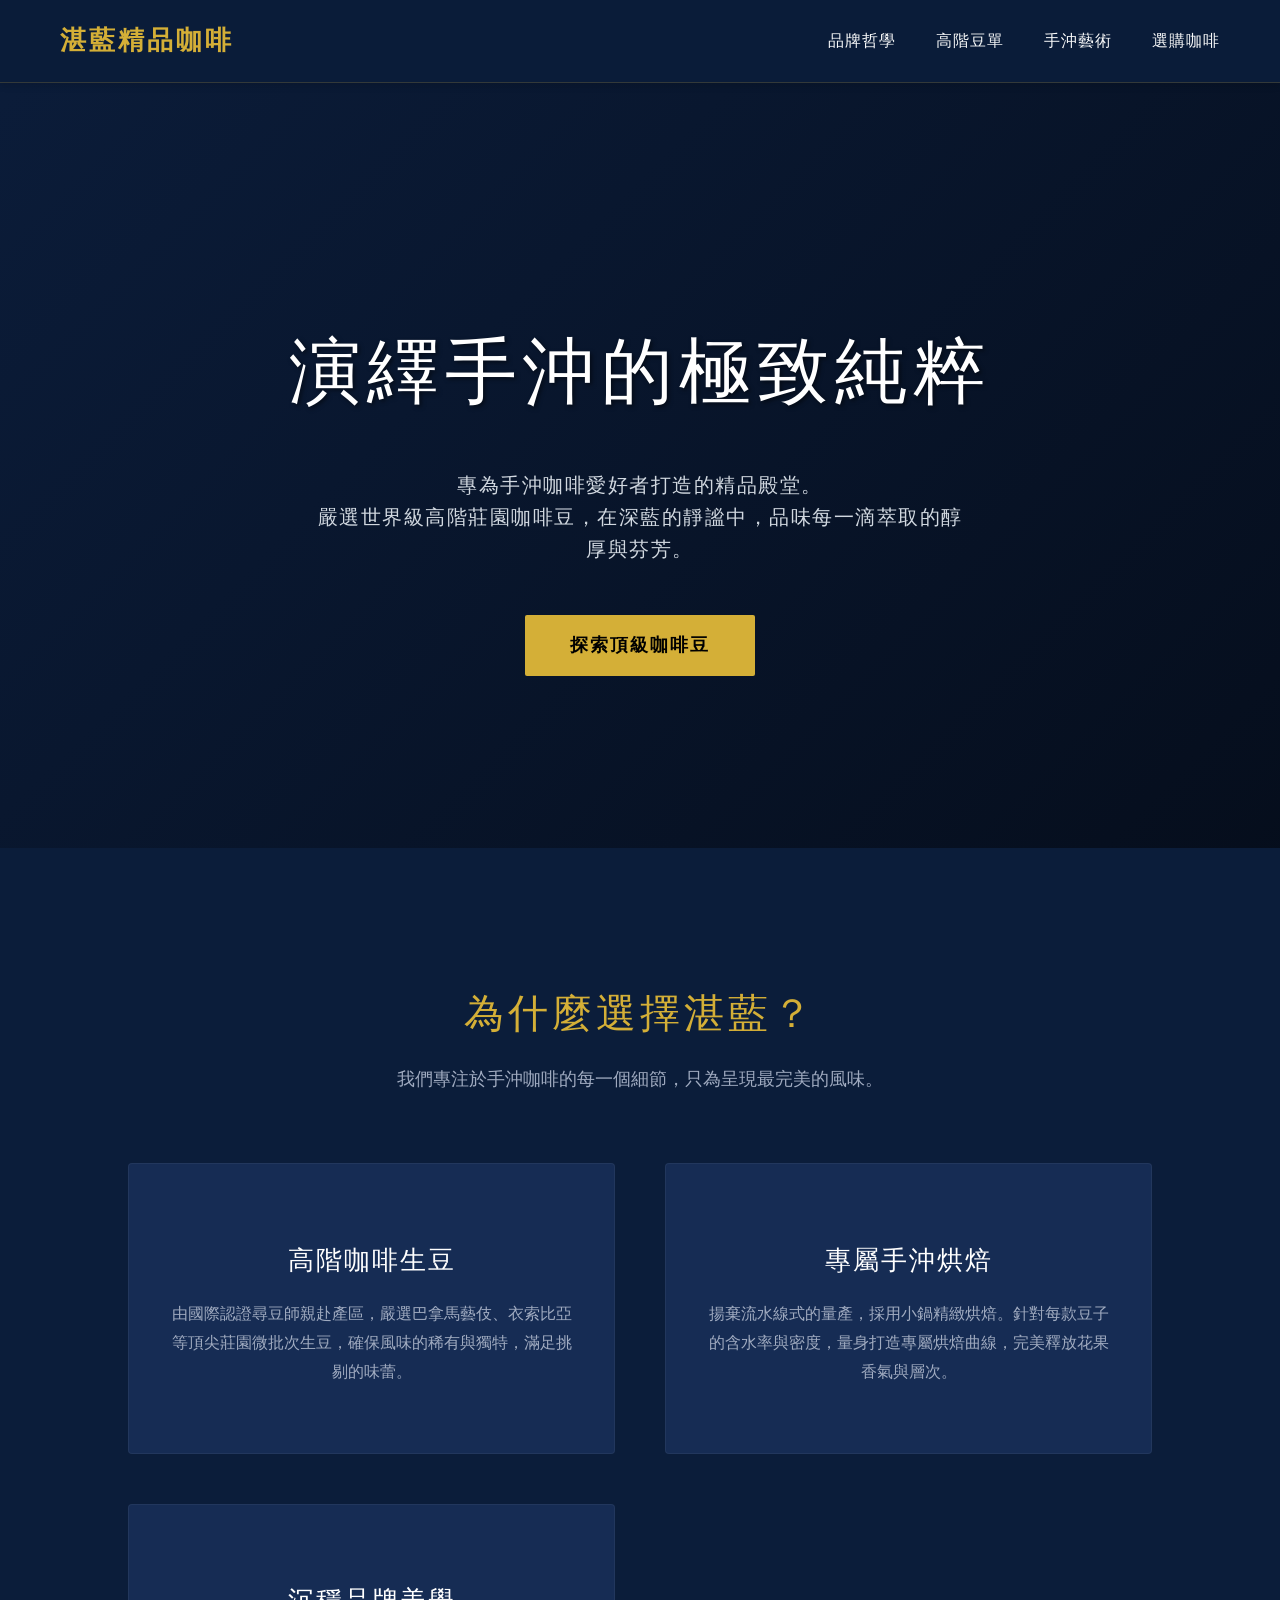
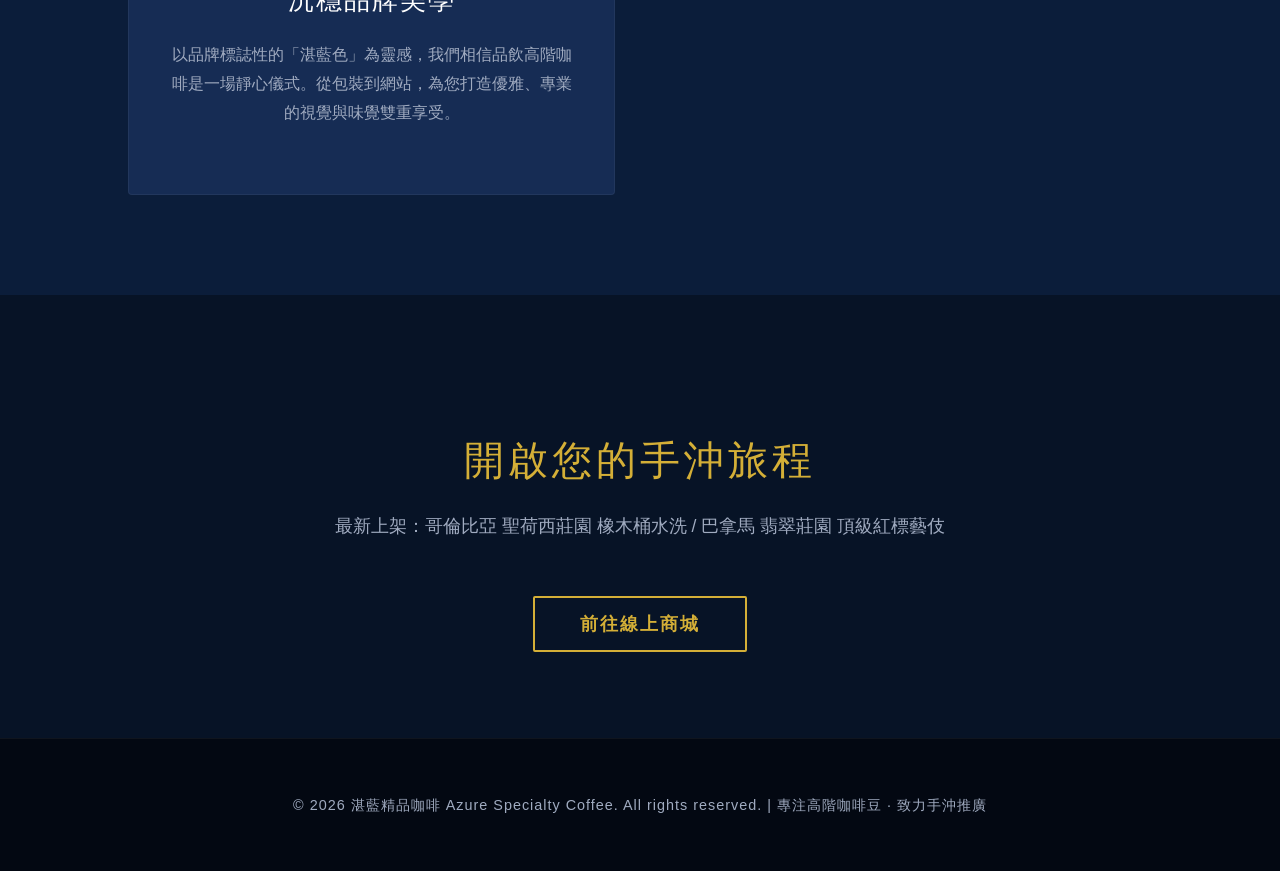
<file: w1/index.html>
<!DOCTYPE html>
<html lang="zh-TW">
<head>
    <meta charset="UTF-8">
    <meta name="viewport" content="width=device-width, initial-scale=1.0">
    <title>湛藍精品咖啡 | 頂級手沖咖啡</title>
    <style>
        :root {
            --primary-blue: #0b1d3a;
            --secondary-blue: #162c54;
            --accent-gold: #d4af37;
            --text-light: #f8f9fa;
            --text-dark: #a0abc0;
        }
        body {
            margin: 0;
            padding: 0;
            font-family: 'Helvetica Neue', Arial, 'Microsoft JhengHei', sans-serif;
            background-color: var(--primary-blue);
            color: var(--text-light);
            line-height: 1.6;
        }
        header {
            display: flex;
            justify-content: space-between;
            align-items: center;
            padding: 20px 60px;
            background-color: rgba(11, 29, 58, 0.98);
            position: sticky;
            top: 0;
            z-index: 1000;
            border-bottom: 1px solid rgba(212, 175, 55, 0.2);
            box-shadow: 0 4px 6px rgba(0,0,0,0.1);
        }
        .logo {
            font-size: 26px;
            font-weight: 700;
            color: var(--accent-gold);
            text-decoration: none;
            letter-spacing: 3px;
            display: flex;
            align-items: center;
            gap: 10px;
        }
        nav {
            display: flex;
            gap: 40px;
        }
        nav a {
            color: var(--text-light);
            text-decoration: none;
            font-size: 16px;
            letter-spacing: 1px;
            transition: color 0.3s ease;
        }
        nav a:hover {
            color: var(--accent-gold);
        }
        .hero {
            height: 85vh;
            display: flex;
            flex-direction: column;
            justify-content: center;
            align-items: center;
            text-align: center;
            background: linear-gradient(135deg, rgba(11,29,58,0.9) 0%, rgba(5,13,26,0.9) 100%), 
                        url('https://images.unsplash.com/photo-1497935586351-b67a49e012bf?ixlib=rb-1.2.1&auto=format&fit=crop&w=1920&q=80') no-repeat center center/cover;
            background-blend-mode: overlay;
            padding: 0 20px;
        }
        .hero h1 {
            font-size: 4.5rem;
            margin-bottom: 20px;
            letter-spacing: 6px;
            color: #ffffff;
            font-weight: 300;
            text-shadow: 2px 2px 4px rgba(0,0,0,0.5);
        }
        .hero p {
            font-size: 1.25rem;
            max-width: 650px;
            color: #d1d8e0;
            margin-bottom: 50px;
            letter-spacing: 1.5px;
        }
        .btn {
            padding: 16px 45px;
            background-color: var(--accent-gold);
            color: #000;
            text-decoration: none;
            font-size: 1.1rem;
            font-weight: bold;
            border-radius: 2px;
            transition: all 0.3s ease;
            letter-spacing: 2px;
        }
        .btn:hover {
            background-color: #fce28b;
            transform: translateY(-3px);
            box-shadow: 0 10px 20px rgba(0,0,0,0.2);
        }
        .section {
            padding: 100px 10%;
        }
        .section-title {
            text-align: center;
            font-size: 2.5rem;
            color: var(--accent-gold);
            margin-bottom: 20px;
            font-weight: 300;
            letter-spacing: 4px;
        }
        .section-subtitle {
            text-align: center;
            color: var(--text-dark);
            margin-bottom: 70px;
            font-size: 1.1rem;
        }
        .features {
            display: grid;
            grid-template-columns: repeat(auto-fit, minmax(320px, 1fr));
            gap: 50px;
        }
        .feature-card {
            background-color: var(--secondary-blue);
            padding: 50px 40px;
            border-radius: 4px;
            text-align: center;
            border: 1px solid rgba(255,255,255,0.05);
            transition: all 0.4s ease;
            position: relative;
            overflow: hidden;
        }
        .feature-card::before {
            content: '';
            position: absolute;
            top: 0; left: 0; width: 100%; height: 3px;
            background-color: var(--accent-gold);
            transform: scaleX(0);
            transition: transform 0.4s ease;
        }
        .feature-card:hover::before {
            transform: scaleX(1);
        }
        .feature-card:hover {
            transform: translateY(-10px);
            box-shadow: 0 15px 30px rgba(0,0,0,0.3);
            border-color: rgba(212, 175, 55, 0.3);
        }
        .feature-card h3 {
            font-size: 1.6rem;
            margin-bottom: 20px;
            color: #fff;
            font-weight: 400;
            letter-spacing: 2px;
        }
        .feature-card p {
            color: var(--text-dark);
            font-size: 1rem;
            line-height: 1.8;
        }
        .shop-section {
            background-color: #071326;
            text-align: center;
        }
        footer {
            text-align: center;
            padding: 40px;
            background-color: #030812;
            color: var(--text-dark);
            font-size: 0.9rem;
            border-top: 1px solid rgba(255,255,255,0.05);
            letter-spacing: 1px;
        }
    </style>
</head>
<body>
    <header>
        <a href="#" class="logo">湛藍精品咖啡</a>
        <nav>
            <a href="#about">品牌哲學</a>
            <a href="#beans">高階豆單</a>
            <a href="#brew">手沖藝術</a>
            <a href="#shop">選購咖啡</a>
        </nav>
    </header>

    <section class="hero">
        <h1>演繹手沖的極致純粹</h1>
        <p>專為手沖咖啡愛好者打造的精品殿堂。<br>嚴選世界級高階莊園咖啡豆，在深藍的靜謐中，品味每一滴萃取的醇厚與芬芳。</p>
        <a href="#shop" class="btn">探索頂級咖啡豆</a>
    </section>

    <section id="about" class="section">
        <h2 class="section-title">為什麼選擇湛藍？</h2>
        <p class="section-subtitle">我們專注於手沖咖啡的每一個細節，只為呈現最完美的風味。</p>
        
        <div class="features">
            <div class="feature-card">
                <h3>高階咖啡生豆</h3>
                <p>由國際認證尋豆師親赴產區，嚴選巴拿馬藝伎、衣索比亞等頂尖莊園微批次生豆，確保風味的稀有與獨特，滿足挑剔的味蕾。</p>
            </div>
            <div class="feature-card">
                <h3>專屬手沖烘焙</h3>
                <p>揚棄流水線式的量產，採用小鍋精緻烘焙。針對每款豆子的含水率與密度，量身打造專屬烘焙曲線，完美釋放花果香氣與層次。</p>
            </div>
            <div class="feature-card">
                <h3>沉穩品牌美學</h3>
                <p>以品牌標誌性的「湛藍色」為靈感，我們相信品飲高階咖啡是一場靜心儀式。從包裝到網站，為您打造優雅、專業的視覺與味覺雙重享受。</p>
            </div>
        </div>
    </section>

    <section id="shop" class="section shop-section">
        <h2 class="section-title">開啟您的手沖旅程</h2>
        <p class="section-subtitle">最新上架：哥倫比亞 聖荷西莊園 橡木桶水洗 / 巴拿馬 翡翠莊園 頂級紅標藝伎</p>
        <a href="#" class="btn" style="background-color: transparent; border: 2px solid var(--accent-gold); color: var(--accent-gold);">前往線上商城</a>
    </section>

    <footer>
        <p>&copy; 2026 湛藍精品咖啡 Azure Specialty Coffee. All rights reserved. | 專注高階咖啡豆 · 致力手沖推廣</p>
    </footer>
</body>
</html>
</file>
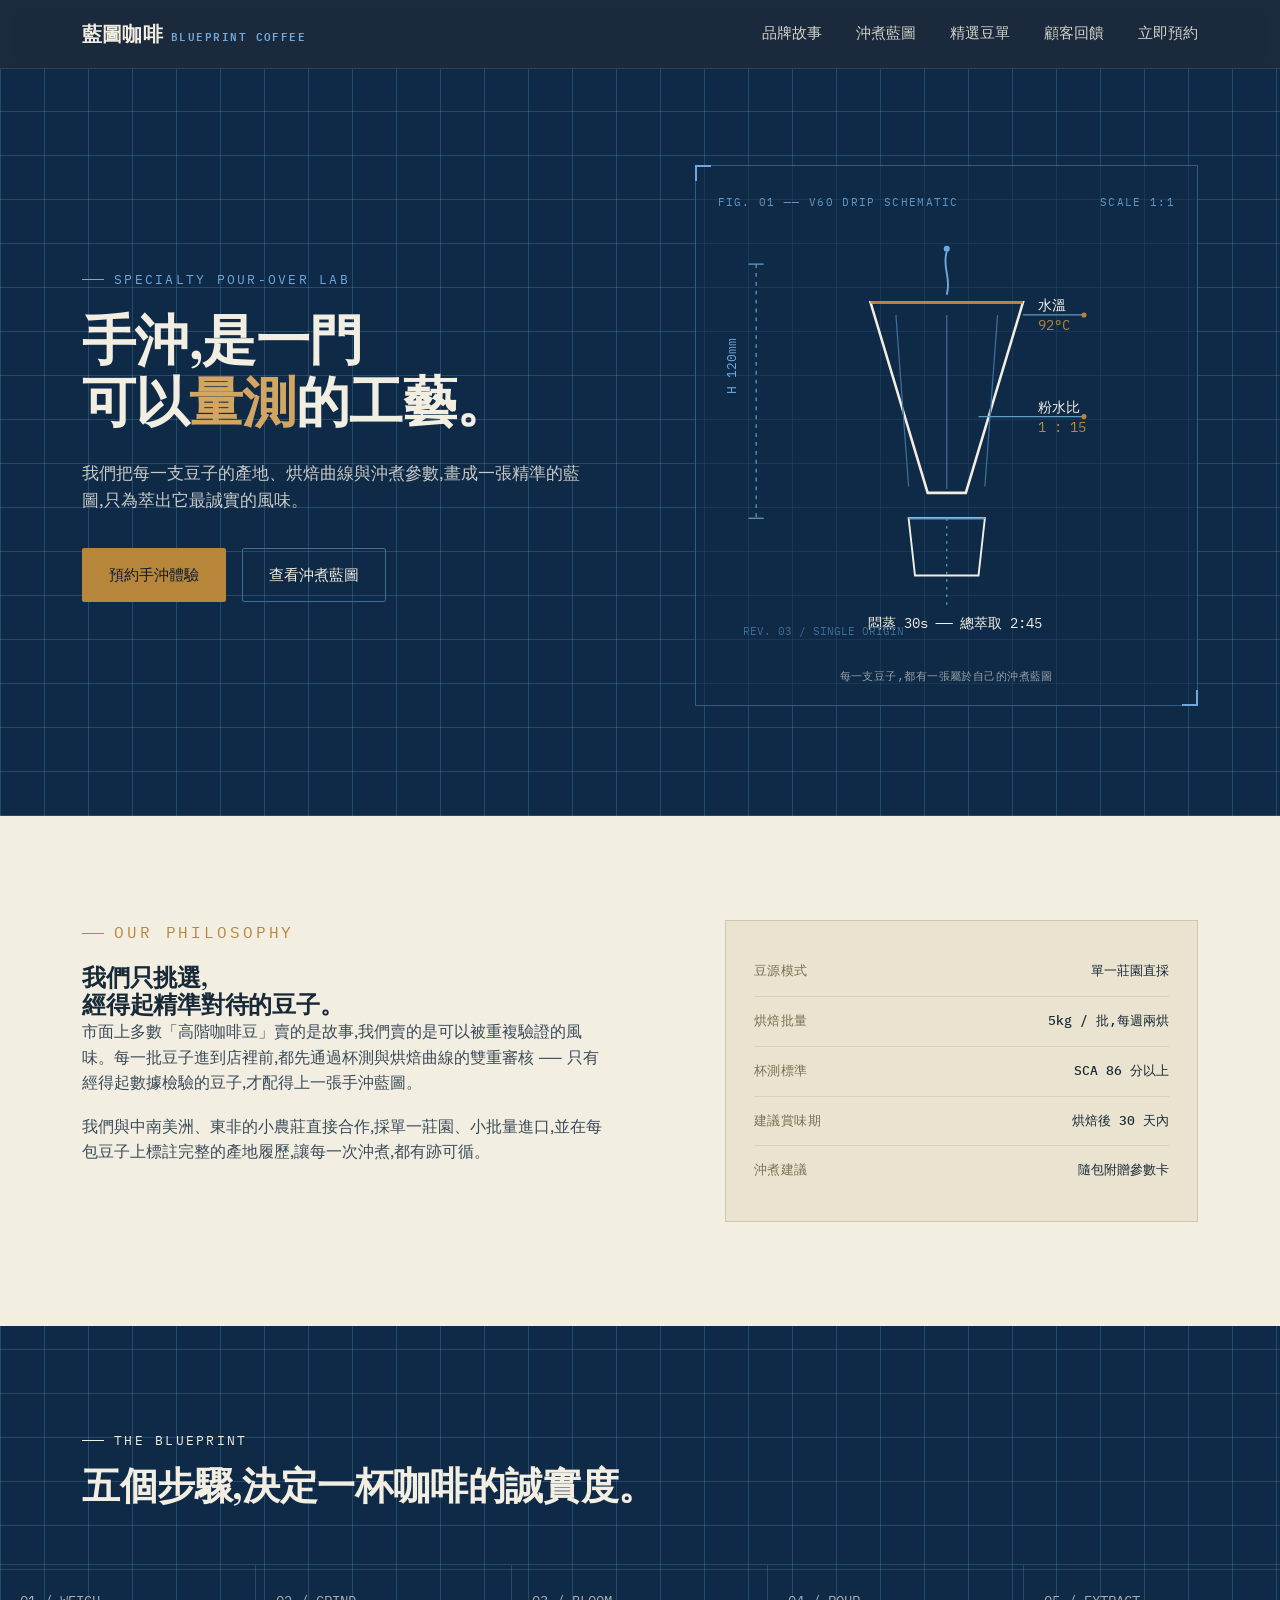
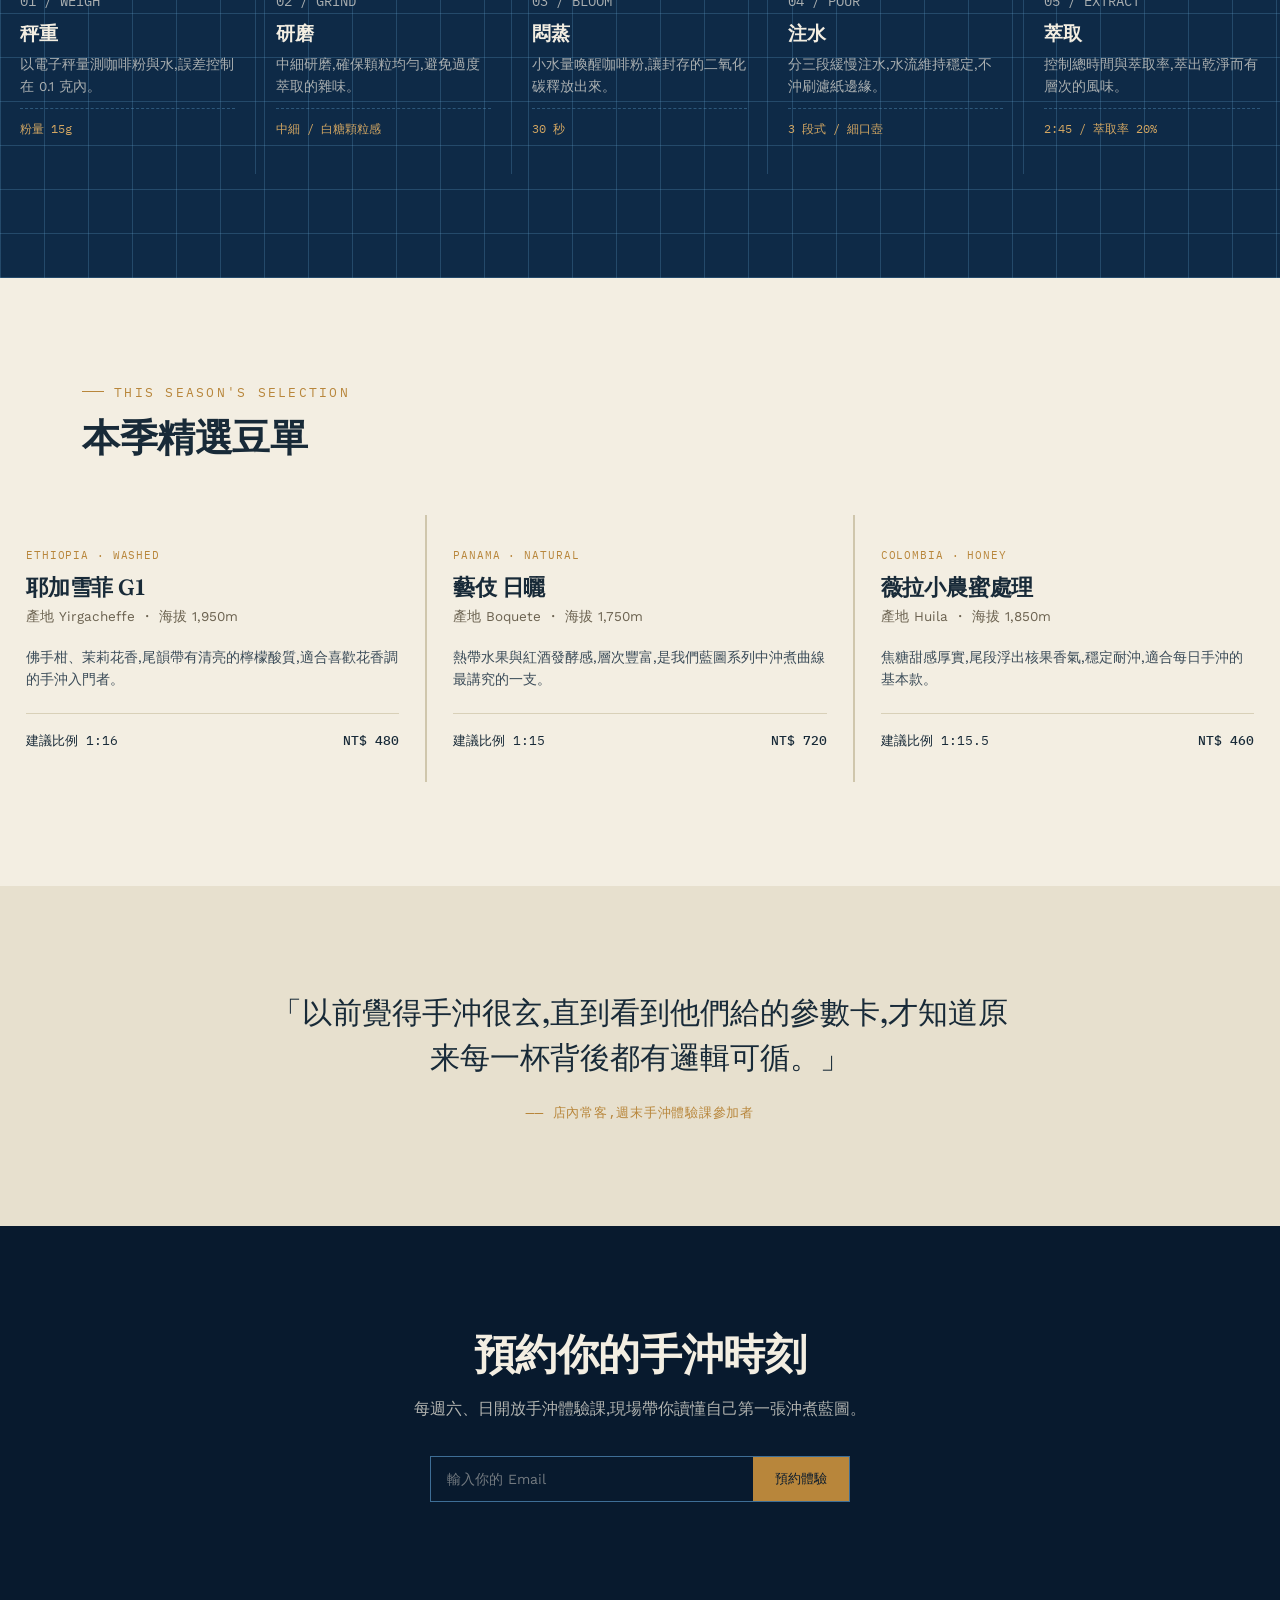
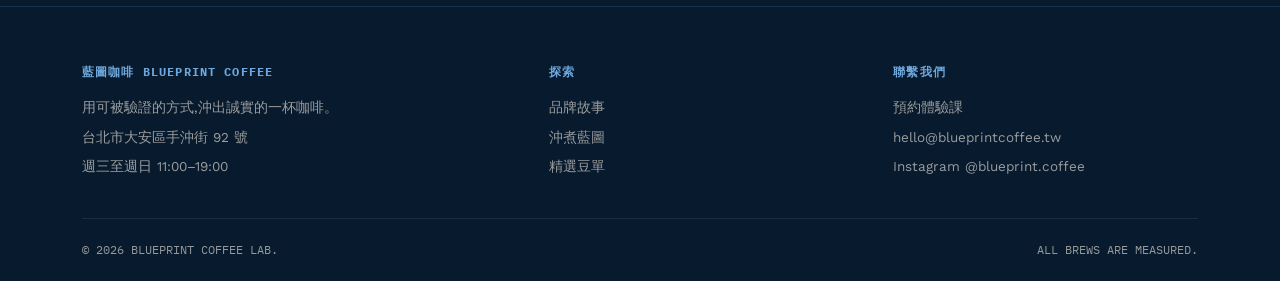
<file: week1/index.html>
<!DOCTYPE html>
<html lang="zh-Hant">
<head>
<meta charset="UTF-8">
<meta name="viewport" content="width=device-width, initial-scale=1.0">
<title>藍圖咖啡 Blueprint Coffee ── 精準手沖,誠實風味</title>
<link rel="preconnect" href="https://fonts.googleapis.com">
<link rel="preconnect" href="https://fonts.gstatic.com" crossorigin>
<link href="https://fonts.googleapis.com/css2?family=Fraunces:opsz,wght@9..144,400;9..144,500;9..144,600;9..144,700&family=Work+Sans:wght@300;400;500;600&family=IBM+Plex+Mono:wght@400;500&display=swap" rel="stylesheet">
<style>
  :root{
    --ink-black:#081A2E;
    --blueprint:#0E2A47;
    --blueprint-line:#3E6E96;
    --blueprint-line-soft:rgba(94,155,197,0.28);
    --paper:#F3EEE2;
    --paper-dim:#E7E0CE;
    --brass:#B8863B;
    --brass-light:#D2A662;
    --sky:#6FA8DC;
    --ink-on-paper:#182A38;
    --max-w:1180px;
  }

  *{margin:0;padding:0;box-sizing:border-box;}
  html{scroll-behavior:smooth;}
  body{
    font-family:'Work Sans', sans-serif;
    background:var(--paper);
    color:var(--ink-on-paper);
    line-height:1.6;
    -webkit-font-smoothing:antialiased;
  }
  a{color:inherit;text-decoration:none;}
  img,svg{display:block;max-width:100%;}
  .container{max-width:var(--max-w);margin:0 auto;padding:0 32px;}
  .eyebrow{
    font-family:'IBM Plex Mono', monospace;
    font-size:12.5px;
    letter-spacing:0.18em;
    text-transform:uppercase;
    display:flex;
    align-items:center;
    gap:10px;
  }
  .eyebrow::before{
    content:"";
    width:22px;height:1px;
    background:currentColor;
    display:inline-block;
  }
  h1,h2,h3{
    font-family:'Fraunces', serif;
    font-weight:600;
    line-height:1.15;
    letter-spacing:-0.01em;
  }
  .btn{
    display:inline-flex;
    align-items:center;
    gap:10px;
    padding:14px 26px;
    border-radius:2px;
    font-family:'Work Sans', sans-serif;
    font-size:15px;
    font-weight:500;
    border:1px solid transparent;
    cursor:pointer;
    transition:transform .25s ease, background .25s ease, border-color .25s ease, color .25s ease;
  }
  .btn:focus-visible{outline:2px solid var(--sky);outline-offset:3px;}
  .btn-primary{background:var(--brass);color:var(--ink-black);}
  .btn-primary:hover{background:var(--brass-light);transform:translateY(-1px);}
  .btn-ghost{border-color:var(--blueprint-line);color:var(--paper);}
  .btn-ghost:hover{border-color:var(--sky);color:var(--sky);}
  .btn-ghost.on-paper{border-color:var(--ink-on-paper);color:var(--ink-on-paper);}
  .btn-ghost.on-paper:hover{border-color:var(--brass);color:var(--brass);}

  /* ---------- NAV ---------- */
  header{
    position:sticky;top:0;z-index:50;
    background:rgba(8,26,46,0.92);
    backdrop-filter:blur(6px);
    border-bottom:1px solid rgba(94,155,197,0.2);
  }
  nav{
    max-width:var(--max-w);margin:0 auto;padding:18px 32px;
    display:flex;align-items:center;justify-content:space-between;
    color:var(--paper);
  }
  .logo{
    font-family:'Fraunces', serif;
    font-size:20px;font-weight:600;letter-spacing:0.01em;
    color:var(--paper);display:flex;align-items:baseline;gap:8px;
  }
  .logo span{
    font-family:'IBM Plex Mono', monospace;
    font-size:10.5px;letter-spacing:0.14em;color:var(--sky);
  }
  .nav-links{display:flex;gap:34px;font-size:14.5px;}
  .nav-links a{opacity:0.85;transition:opacity .2s;}
  .nav-links a:hover{opacity:1;color:var(--sky);}
  .nav-toggle{display:none;background:none;border:none;color:var(--paper);font-size:24px;cursor:pointer;}

  @media (max-width:860px){
    .nav-links{
      position:absolute;top:100%;left:0;right:0;
      background:var(--ink-black);
      flex-direction:column;gap:0;
      max-height:0;overflow:hidden;
      transition:max-height .3s ease;
    }
    .nav-links.open{max-height:320px;}
    .nav-links a{padding:16px 32px;border-top:1px solid rgba(94,155,197,0.15);}
    .nav-toggle{display:block;}
  }

  /* ---------- HERO ---------- */
  .hero{
    background:
      repeating-linear-gradient(0deg, var(--blueprint-line-soft) 0, var(--blueprint-line-soft) 1px, transparent 1px, transparent 44px),
      repeating-linear-gradient(90deg, var(--blueprint-line-soft) 0, var(--blueprint-line-soft) 1px, transparent 1px, transparent 44px),
      var(--blueprint);
    color:var(--paper);
    padding:96px 0 110px;
    position:relative;
    overflow:hidden;
  }
  .hero-grid{
    max-width:var(--max-w);margin:0 auto;padding:0 32px;
    display:grid;grid-template-columns:1.05fr 0.95fr;gap:56px;align-items:center;
  }
  .hero h1{font-size:clamp(34px,4.6vw,54px);margin:20px 0 26px;color:var(--paper);}
  .hero h1 em{font-style:normal;color:var(--brass-light);}
  .hero p.lede{font-size:17px;max-width:46ch;color:rgba(243,238,226,0.82);margin-bottom:34px;}
  .hero-cta{display:flex;gap:16px;flex-wrap:wrap;}
  .hero-eyebrow{color:var(--sky);margin-bottom:6px;}

  .blueprint-plate{
    position:relative;
    border:1px solid rgba(94,155,197,0.45);
    background:rgba(15,42,71,0.55);
    padding:28px 22px 20px;
  }
  .blueprint-plate::before,.blueprint-plate::after,
  .plate-corner-tl,.plate-corner-br{
    content:"";position:absolute;width:14px;height:14px;
    border-color:var(--sky);
  }
  .blueprint-plate::before{top:-1px;left:-1px;border-top:2px solid var(--sky);border-left:2px solid var(--sky);}
  .blueprint-plate::after{bottom:-1px;right:-1px;border-bottom:2px solid var(--sky);border-right:2px solid var(--sky);}
  .plate-label{
    font-family:'IBM Plex Mono', monospace;font-size:11px;letter-spacing:0.12em;
    color:var(--sky);display:flex;justify-content:space-between;margin-bottom:14px;opacity:0.85;
  }
  .plate-caption{
    font-family:'IBM Plex Mono', monospace;font-size:11px;color:rgba(243,238,226,0.6);
    text-align:center;margin-top:10px;letter-spacing:0.04em;
  }

  @media (max-width:900px){
    .hero-grid{grid-template-columns:1fr;}
    .hero{padding:64px 0 76px;}
  }

  /* ---------- SECTION SHARED ---------- */
  section{padding:104px 0;}
  .section-head{max-width:640px;margin-bottom:56px;}
  .section-head h2{font-size:clamp(26px,3.2vw,38px);margin-top:14px;}
  .on-dark{background:var(--ink-black);color:var(--paper);}
  .on-dark .eyebrow{color:var(--sky);}
  .on-paper .eyebrow{color:var(--brass);}

  /* ---------- ABOUT / SPEC SHEET ---------- */
  .about-grid{display:grid;grid-template-columns:1.1fr 0.9fr;gap:64px;align-items:start;}
  .about-grid p{font-size:16px;color:#3a4b58;max-width:52ch;margin-bottom:18px;}
  .spec-sheet{border:1px solid #cfc6ac;background:#EAE3D0;padding:26px 28px;}
  .spec-row{
    display:flex;justify-content:space-between;gap:20px;
    padding:14px 0;border-bottom:1px solid #d8d0b8;
    font-family:'IBM Plex Mono', monospace;font-size:13px;
  }
  .spec-row:last-child{border-bottom:none;}
  .spec-row dt{color:#7a6f52;letter-spacing:0.04em;}
  .spec-row dd{font-weight:500;color:var(--ink-on-paper);text-align:right;}

  @media (max-width:860px){ .about-grid{grid-template-columns:1fr;} }

  /* ---------- PROCESS BLUEPRINT ---------- */
  .process{
    background:
      repeating-linear-gradient(0deg, var(--blueprint-line-soft) 0, var(--blueprint-line-soft) 1px, transparent 1px, transparent 44px),
      repeating-linear-gradient(90deg, var(--blueprint-line-soft) 0, var(--blueprint-line-soft) 1px, transparent 1px, transparent 44px),
      var(--blueprint);
    color:var(--paper);
  }
  .steps{
    display:grid;grid-template-columns:repeat(5,1fr);gap:0;
    border-top:1px solid var(--blueprint-line-soft);
  }
  .step{
    padding:26px 20px;border-right:1px solid var(--blueprint-line-soft);position:relative;
  }
  .step:last-child{border-right:none;}
  .step-index{font-family:'IBM Plex Mono', monospace;font-size:12px;color:var(--sky);margin-bottom:14px;}
  .step h3{font-size:19px;color:var(--paper);margin-bottom:10px;font-weight:600;}
  .step p{font-size:13.5px;color:rgba(243,238,226,0.68);margin-bottom:10px;}
  .step .metric{
    font-family:'IBM Plex Mono', monospace;font-size:12px;color:var(--brass-light);
    border-top:1px dashed rgba(94,155,197,0.4);padding-top:10px;
  }
  @media (max-width:960px){
    .steps{grid-template-columns:1fr 1fr;}
    .step{border-right:1px solid var(--blueprint-line-soft);border-bottom:1px solid var(--blueprint-line-soft);}
    .step:nth-child(2n){border-right:none;}
  }
  @media (max-width:560px){
    .steps{grid-template-columns:1fr;}
    .step{border-right:none;}
  }

  /* ---------- BEANS ---------- */
  .bean-grid{display:grid;grid-template-columns:repeat(3,1fr);gap:2px;background:#cfc6ac;}
  .bean-card{
    background:var(--paper);padding:32px 26px;position:relative;
    display:flex;flex-direction:column;height:100%;
  }
  .bean-tag{
    font-family:'IBM Plex Mono', monospace;font-size:11px;color:var(--brass);
    letter-spacing:0.08em;margin-bottom:10px;
  }
  .bean-card h3{font-size:22px;margin-bottom:6px;}
  .bean-origin{font-size:13.5px;color:#6b6250;margin-bottom:18px;}
  .bean-notes{font-size:14px;color:#3a4b58;margin-bottom:22px;flex-grow:1;}
  .bean-meta{
    display:flex;justify-content:space-between;align-items:center;
    border-top:1px solid #d8d0b8;padding-top:16px;
    font-family:'IBM Plex Mono', monospace;font-size:12.5px;
  }
  .bean-price{color:var(--ink-on-paper);font-weight:500;}
  @media (max-width:900px){ .bean-grid{grid-template-columns:1fr 1fr;} }
  @media (max-width:600px){ .bean-grid{grid-template-columns:1fr;} }

  /* ---------- QUOTE ---------- */
  .quote-section{background:var(--paper-dim);}
  .quote-wrap{max-width:760px;margin:0 auto;text-align:center;}
  blockquote{
    font-family:'Fraunces', serif;font-size:clamp(22px,2.6vw,30px);
    font-weight:500;line-height:1.5;color:var(--ink-on-paper);margin-bottom:22px;
  }
  .quote-attr{font-family:'IBM Plex Mono', monospace;font-size:12.5px;color:var(--brass);letter-spacing:0.06em;}

  /* ---------- CTA / FOOTER ---------- */
  .cta-section{background:var(--ink-black);color:var(--paper);text-align:center;}
  .cta-section h2{font-size:clamp(28px,3.6vw,42px);margin-bottom:18px;}
  .cta-section p{color:rgba(243,238,226,0.72);max-width:48ch;margin:0 auto 34px;}
  .cta-form{
    display:flex;max-width:420px;margin:0 auto;gap:0;border:1px solid var(--blueprint-line);
  }
  .cta-form input{
    flex:1;background:transparent;border:none;padding:14px 16px;
    color:var(--paper);font-family:'Work Sans', sans-serif;font-size:14px;
  }
  .cta-form input::placeholder{color:rgba(243,238,226,0.45);}
  .cta-form input:focus{outline:none;}
  .cta-form button{
    background:var(--brass);color:var(--ink-black);border:none;
    padding:0 22px;font-weight:500;cursor:pointer;font-family:'Work Sans', sans-serif;
    transition:background .2s;
  }
  .cta-form button:hover{background:var(--brass-light);}

  footer{background:var(--ink-black);border-top:1px solid rgba(94,155,197,0.18);color:rgba(243,238,226,0.6);}
  .footer-grid{
    display:grid;grid-template-columns:1.4fr 1fr 1fr;gap:40px;padding:56px 0 32px;
    font-size:13.5px;
  }
  .footer-grid h4{
    font-family:'IBM Plex Mono', monospace;font-size:11.5px;letter-spacing:0.1em;
    color:var(--sky);margin-bottom:16px;text-transform:uppercase;
  }
  .footer-grid p, .footer-grid a{display:block;margin-bottom:8px;color:rgba(243,238,226,0.62);}
  .footer-grid a:hover{color:var(--paper);}
  .footer-bottom{
    border-top:1px solid rgba(94,155,197,0.15);padding:22px 0;
    font-family:'IBM Plex Mono', monospace;font-size:11.5px;
    display:flex;justify-content:space-between;flex-wrap:wrap;gap:10px;
  }
  @media (max-width:700px){ .footer-grid{grid-template-columns:1fr;} }

  /* ---------- REVEAL ---------- */
  .reveal{opacity:0;transform:translateY(18px);transition:opacity .7s ease, transform .7s ease;}
  .reveal.in{opacity:1;transform:translateY(0);}
  @media (prefers-reduced-motion: reduce){
    .reveal{opacity:1;transform:none;transition:none;}
    html{scroll-behavior:auto;}
  }
</style>
</head>
<body>

<header>
  <nav>
    <a href="#top" class="logo">藍圖咖啡<span>BLUEPRINT COFFEE</span></a>
    <button class="nav-toggle" id="navToggle" aria-label="開啟選單" aria-expanded="false">☰</button>
    <div class="nav-links" id="navLinks">
      <a href="#about">品牌故事</a>
      <a href="#process">沖煮藍圖</a>
      <a href="#beans">精選豆單</a>
      <a href="#quote">顧客回饋</a>
      <a href="#cta">立即預約</a>
    </div>
  </nav>
</header>

<section class="hero" id="top">
  <div class="hero-grid">
    <div>
      <p class="eyebrow hero-eyebrow">SPECIALTY POUR-OVER LAB</p>
      <h1>手沖,是一門<br>可以<em>量測</em>的工藝。</h1>
      <p class="lede">我們把每一支豆子的產地、烘焙曲線與沖煮參數,畫成一張精準的藍圖,只為萃出它最誠實的風味。</p>
      <div class="hero-cta">
        <a href="#cta" class="btn btn-primary">預約手沖體驗</a>
        <a href="#process" class="btn btn-ghost">查看沖煮藍圖</a>
      </div>
    </div>

    <div class="blueprint-plate reveal">
      <div class="plate-label"><span>FIG. 01 ── V60 DRIP SCHEMATIC</span><span>SCALE 1:1</span></div>
      <svg viewBox="0 0 360 340" xmlns="http://www.w3.org/2000/svg" role="img" aria-label="V60 手沖濾杯示意圖,標註水溫、粉水比、悶蒸與總萃取時間">
        <!-- dimension lines -->
        <line x1="30" y1="30" x2="30" y2="230" stroke="#5E9BC5" stroke-width="1" stroke-dasharray="3 4"/>
        <line x1="24" y1="30" x2="36" y2="30" stroke="#5E9BC5" stroke-width="1"/>
        <line x1="24" y1="230" x2="36" y2="230" stroke="#5E9BC5" stroke-width="1"/>
        <text x="14" y="132" fill="#6FA8DC" font-size="10" font-family="IBM Plex Mono, monospace" transform="rotate(-90 14 132)">H 120mm</text>

        <!-- dripper cone -->
        <path d="M120 60 L240 60 L195 210 L165 210 Z" fill="none" stroke="#F3EEE2" stroke-width="2"/>
        <path d="M120 60 L240 60" stroke="#B8863B" stroke-width="2"/>
        <!-- ribs -->
        <line x1="140" y1="70" x2="150" y2="205" stroke="#3E6E96" stroke-width="1"/>
        <line x1="180" y1="70" x2="180" y2="207" stroke="#3E6E96" stroke-width="1"/>
        <line x1="220" y1="70" x2="210" y2="205" stroke="#3E6E96" stroke-width="1"/>

        <!-- server -->
        <path d="M150 230 L210 230 L205 275 L155 275 Z" fill="none" stroke="#F3EEE2" stroke-width="1.5"/>
        <line x1="150" y1="230" x2="210" y2="230" stroke="#5E9BC5" stroke-width="1"/>

        <!-- pour line + droplets -->
        <path d="M180 20 C176 34, 184 40, 180 54" stroke="#6FA8DC" stroke-width="1.5" fill="none"/>
        <circle cx="180" cy="18" r="2.4" fill="#6FA8DC"/>

        <!-- annotation callouts -->
        <line x1="240" y1="70" x2="288" y2="70" stroke="#5E9BC5" stroke-width="1"/>
        <circle cx="288" cy="70" r="2" fill="#B8863B"/>
        <text x="252" y="66" fill="#F3EEE2" font-size="11" font-family="IBM Plex Mono, monospace">水溫</text>
        <text x="252" y="82" fill="#B8863B" font-size="11" font-family="IBM Plex Mono, monospace">92°C</text>

        <line x1="205" y1="150" x2="288" y2="150" stroke="#5E9BC5" stroke-width="1"/>
        <circle cx="288" cy="150" r="2" fill="#B8863B"/>
        <text x="252" y="146" fill="#F3EEE2" font-size="11" font-family="IBM Plex Mono, monospace">粉水比</text>
        <text x="252" y="162" fill="#B8863B" font-size="11" font-family="IBM Plex Mono, monospace">1 : 15</text>

        <line x1="180" y1="230" x2="180" y2="300" stroke="#5E9BC5" stroke-width="1" stroke-dasharray="2 4"/>
        <text x="118" y="316" fill="#F3EEE2" font-size="11" font-family="IBM Plex Mono, monospace">悶蒸 30s ── 總萃取 2:45</text>

        <!-- corner tick -->
        <text x="20" y="322" fill="#3E6E96" font-size="9" font-family="IBM Plex Mono, monospace">REV. 03 / SINGLE ORIGIN</text>
      </svg>
      <p class="plate-caption">每一支豆子,都有一張屬於自己的沖煮藍圖</p>
    </div>
  </div>
</section>

<section class="on-paper" id="about">
  <div class="container">
    <div class="about-grid">
      <div class="reveal">
        <p class="eyebrow">OUR PHILOSOPHY</p>
        <h2>我們只挑選,<br>經得起精準對待的豆子。</h2>
        <p>市面上多數「高階咖啡豆」賣的是故事,我們賣的是可以被重複驗證的風味。每一批豆子進到店裡前,都先通過杯測與烘焙曲線的雙重審核 ── 只有經得起數據檢驗的豆子,才配得上一張手沖藍圖。</p>
        <p>我們與中南美洲、東非的小農莊直接合作,採單一莊園、小批量進口,並在每包豆子上標註完整的產地履歷,讓每一次沖煮,都有跡可循。</p>
      </div>
      <dl class="spec-sheet reveal">
        <div class="spec-row"><dt>豆源模式</dt><dd>單一莊園直採</dd></div>
        <div class="spec-row"><dt>烘焙批量</dt><dd>5kg / 批,每週兩烘</dd></div>
        <div class="spec-row"><dt>杯測標準</dt><dd>SCA 86 分以上</dd></div>
        <div class="spec-row"><dt>建議賞味期</dt><dd>烘焙後 30 天內</dd></div>
        <div class="spec-row"><dt>沖煮建議</dt><dd>隨包附贈參數卡</dd></div>
      </dl>
    </div>
  </div>
</section>

<section class="process" id="process">
  <div class="container">
    <div class="section-head reveal">
      <p class="eyebrow">THE BLUEPRINT</p>
      <h2>五個步驟,決定一杯咖啡的誠實度。</h2>
    </div>
  </div>
  <div class="steps reveal">
    <div class="step">
      <p class="step-index">01 / WEIGH</p>
      <h3>秤重</h3>
      <p>以電子秤量測咖啡粉與水,誤差控制在 0.1 克內。</p>
      <p class="metric">粉量 15g</p>
    </div>
    <div class="step">
      <p class="step-index">02 / GRIND</p>
      <h3>研磨</h3>
      <p>中細研磨,確保顆粒均勻,避免過度萃取的雜味。</p>
      <p class="metric">中細 / 白糖顆粒感</p>
    </div>
    <div class="step">
      <p class="step-index">03 / BLOOM</p>
      <h3>悶蒸</h3>
      <p>小水量喚醒咖啡粉,讓封存的二氧化碳釋放出來。</p>
      <p class="metric">30 秒</p>
    </div>
    <div class="step">
      <p class="step-index">04 / POUR</p>
      <h3>注水</h3>
      <p>分三段緩慢注水,水流維持穩定,不沖刷濾紙邊緣。</p>
      <p class="metric">3 段式 / 細口壺</p>
    </div>
    <div class="step">
      <p class="step-index">05 / EXTRACT</p>
      <h3>萃取</h3>
      <p>控制總時間與萃取率,萃出乾淨而有層次的風味。</p>
      <p class="metric">2:45 / 萃取率 20%</p>
    </div>
  </div>
</section>

<section class="on-paper" id="beans">
  <div class="container">
    <div class="section-head reveal">
      <p class="eyebrow">THIS SEASON'S SELECTION</p>
      <h2>本季精選豆單</h2>
    </div>
  </div>
  <div class="bean-grid reveal">
    <div class="bean-card">
      <p class="bean-tag">ETHIOPIA · WASHED</p>
      <h3>耶加雪菲 G1</h3>
      <p class="bean-origin">產地 Yirgacheffe ・ 海拔 1,950m</p>
      <p class="bean-notes">佛手柑、茉莉花香,尾韻帶有清亮的檸檬酸質,適合喜歡花香調的手沖入門者。</p>
      <div class="bean-meta"><span>建議比例 1:16</span><span class="bean-price">NT$ 480</span></div>
    </div>
    <div class="bean-card">
      <p class="bean-tag">PANAMA · NATURAL</p>
      <h3>藝伎 日曬</h3>
      <p class="bean-origin">產地 Boquete ・ 海拔 1,750m</p>
      <p class="bean-notes">熱帶水果與紅酒發酵感,層次豐富,是我們藍圖系列中沖煮曲線最講究的一支。</p>
      <div class="bean-meta"><span>建議比例 1:15</span><span class="bean-price">NT$ 720</span></div>
    </div>
    <div class="bean-card">
      <p class="bean-tag">COLOMBIA · HONEY</p>
      <h3>薇拉小農蜜處理</h3>
      <p class="bean-origin">產地 Huila ・ 海拔 1,850m</p>
      <p class="bean-notes">焦糖甜感厚實,尾段浮出核果香氣,穩定耐沖,適合每日手沖的基本款。</p>
      <div class="bean-meta"><span>建議比例 1:15.5</span><span class="bean-price">NT$ 460</span></div>
    </div>
  </div>
</section>

<section class="quote-section" id="quote">
  <div class="container">
    <div class="quote-wrap reveal">
      <blockquote>「以前覺得手沖很玄,直到看到他們給的參數卡,才知道原来每一杯背後都有邏輯可循。」</blockquote>
      <p class="quote-attr">── 店內常客,週末手沖體驗課參加者</p>
    </div>
  </div>
</section>

<section class="cta-section" id="cta">
  <div class="container">
    <h2 class="reveal">預約你的手沖時刻</h2>
    <p class="reveal">每週六、日開放手沖體驗課,現場帶你讀懂自己第一張沖煮藍圖。</p>
    <form class="cta-form reveal" onsubmit="event.preventDefault(); this.querySelector('button').textContent='已收到,我們會盡快聯繫';">
      <input type="email" placeholder="輸入你的 Email" required aria-label="Email">
      <button type="submit">預約體驗</button>
    </form>
  </div>
</section>

<footer>
  <div class="container">
    <div class="footer-grid">
      <div>
        <h4>藍圖咖啡 BLUEPRINT COFFEE</h4>
        <p>用可被驗證的方式,沖出誠實的一杯咖啡。</p>
        <p>台北市大安區手沖街 92 號</p>
        <p>週三至週日 11:00–19:00</p>
      </div>
      <div>
        <h4>探索</h4>
        <a href="#about">品牌故事</a>
        <a href="#process">沖煮藍圖</a>
        <a href="#beans">精選豆單</a>
      </div>
      <div>
        <h4>聯繫我們</h4>
        <a href="#cta">預約體驗課</a>
        <a href="mailto:hello@blueprintcoffee.tw">hello@blueprintcoffee.tw</a>
        <a href="#top">Instagram @blueprint.coffee</a>
      </div>
    </div>
    <div class="footer-bottom">
      <span>© 2026 BLUEPRINT COFFEE LAB.</span>
      <span>ALL BREWS ARE MEASURED.</span>
    </div>
  </div>
</footer>

<script>
  // mobile nav toggle
  const navToggle = document.getElementById('navToggle');
  const navLinks = document.getElementById('navLinks');
  navToggle.addEventListener('click', () => {
    const isOpen = navLinks.classList.toggle('open');
    navToggle.setAttribute('aria-expanded', isOpen);
  });
  navLinks.querySelectorAll('a').forEach(a => a.addEventListener('click', () => {
    navLinks.classList.remove('open');
    navToggle.setAttribute('aria-expanded', 'false');
  }));

  // scroll reveal
  const prefersReduced = window.matchMedia('(prefers-reduced-motion: reduce)').matches;
  if (!prefersReduced && 'IntersectionObserver' in window) {
    const io = new IntersectionObserver((entries) => {
      entries.forEach(entry => {
        if (entry.isIntersecting) {
          entry.target.classList.add('in');
          io.unobserve(entry.target);
        }
      });
    }, { threshold: 0.15 });
    document.querySelectorAll('.reveal').forEach(el => io.observe(el));
  } else {
    document.querySelectorAll('.reveal').forEach(el => el.classList.add('in'));
  }
</script>

</body>
</html>
</file>
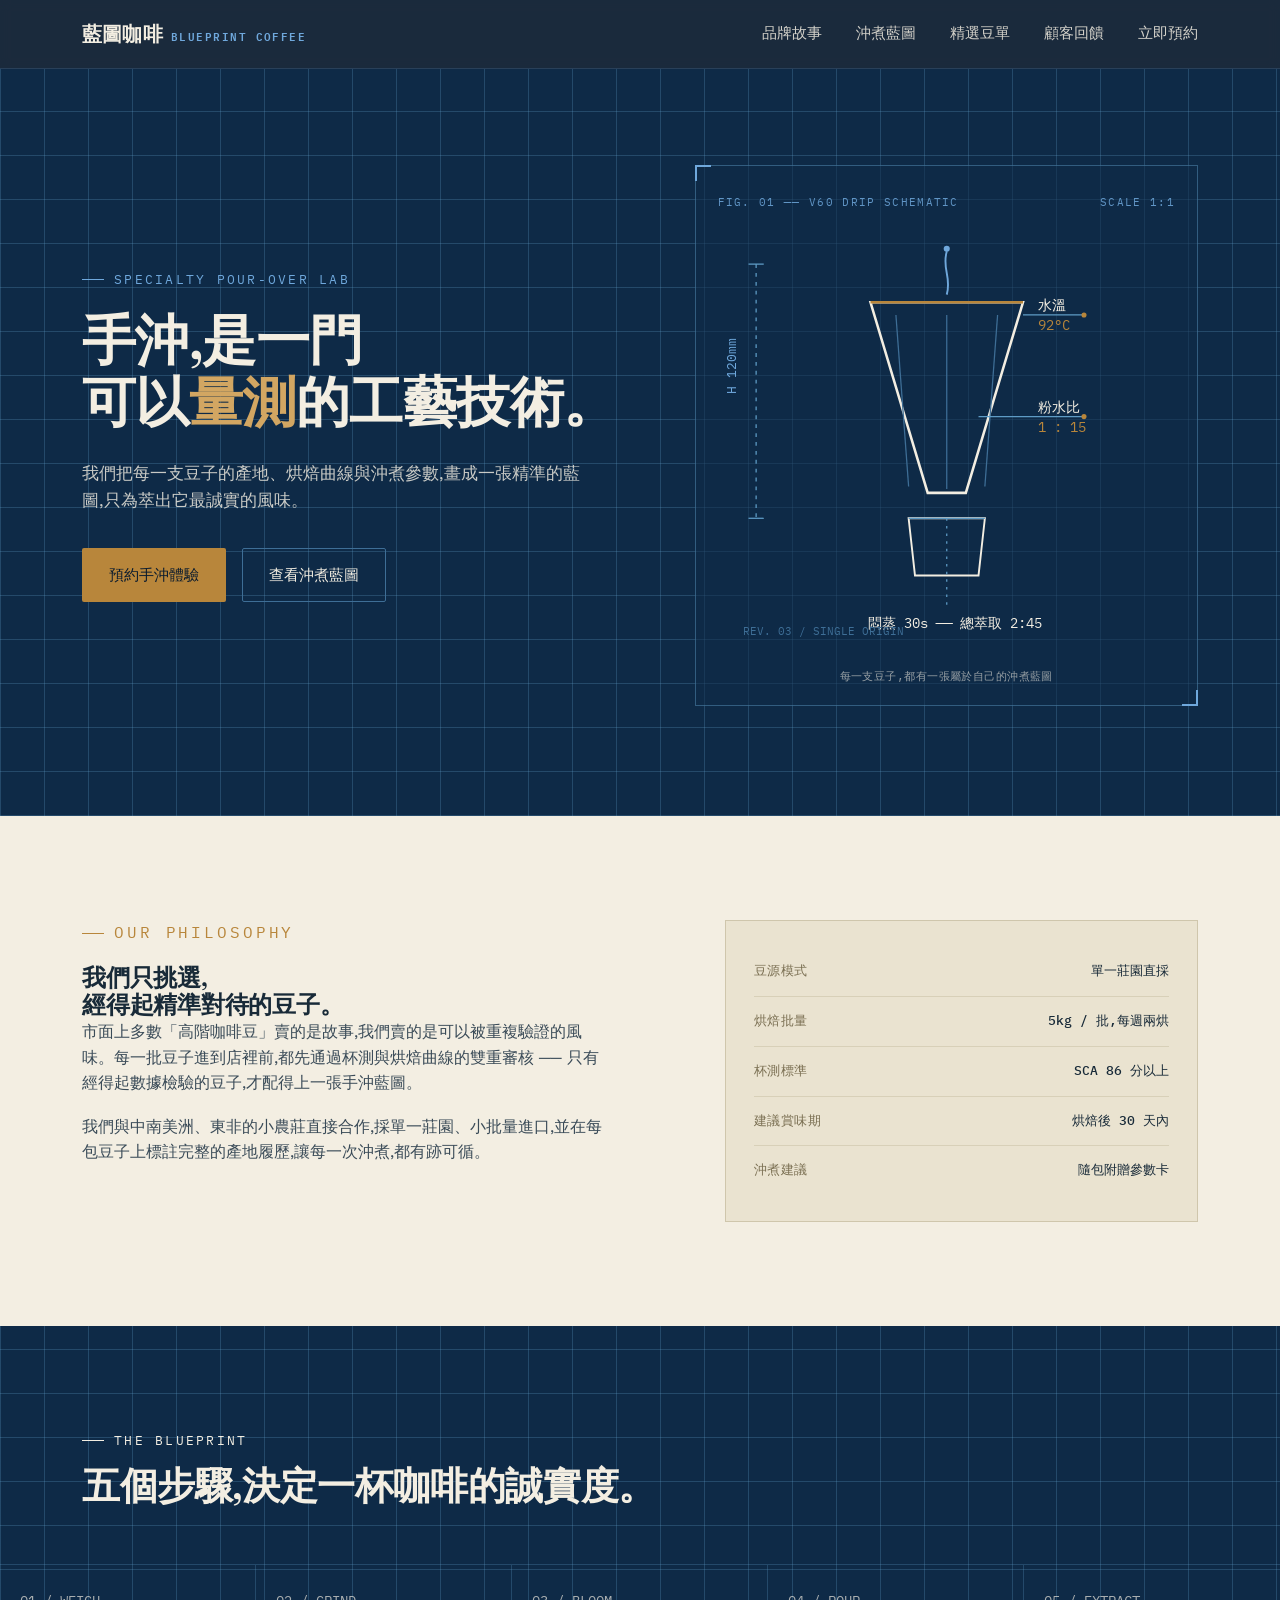
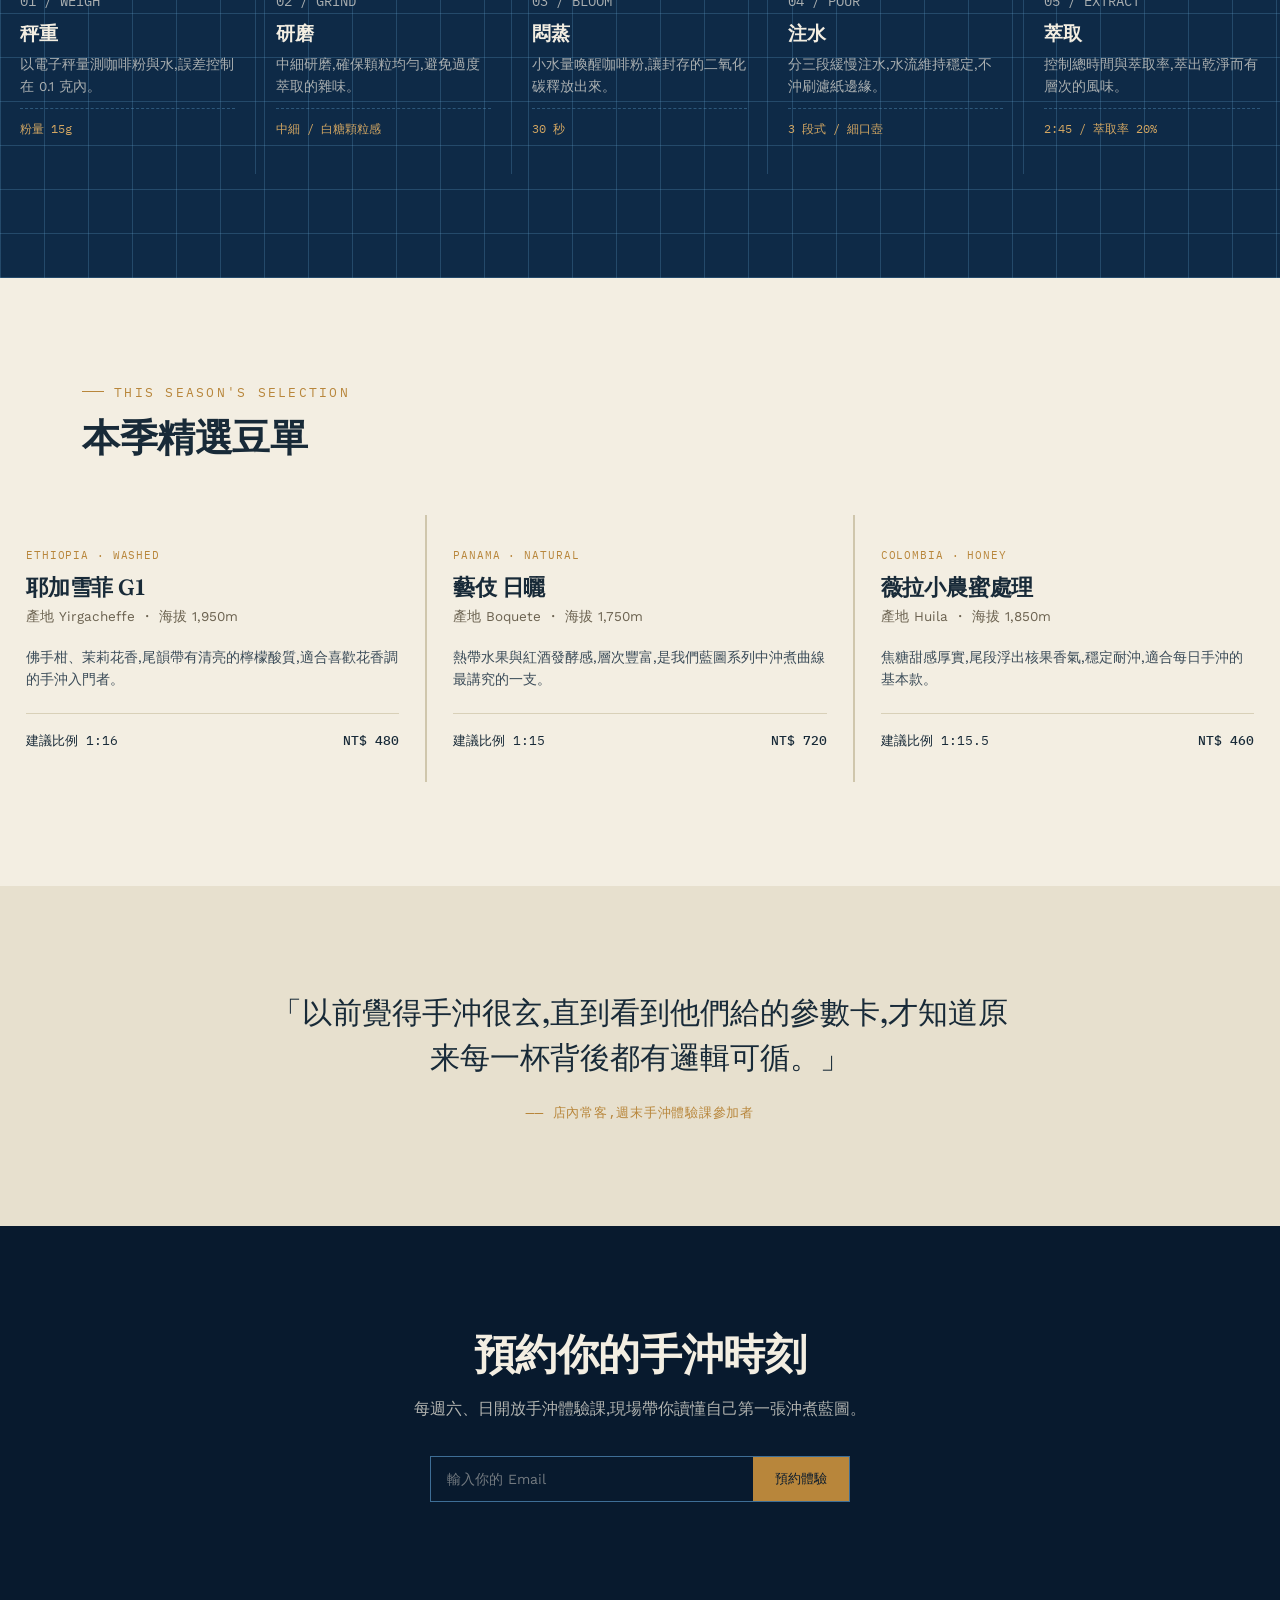
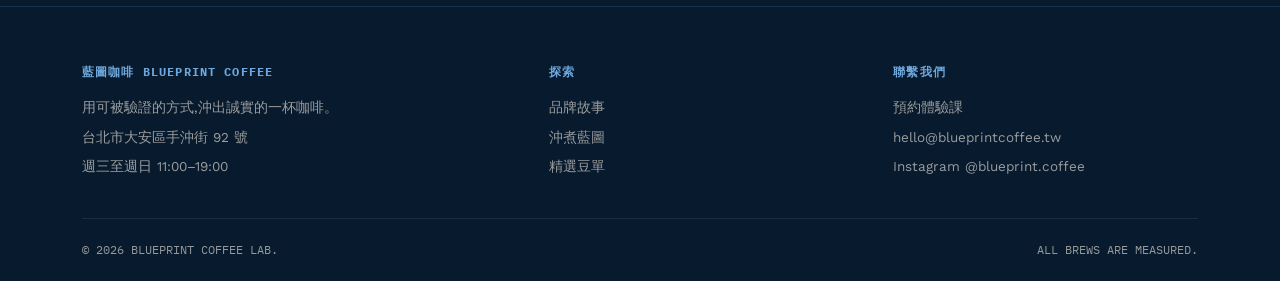
<file: week3/index.html>
<!DOCTYPE html>
<html lang="zh-Hant">
<head>
<meta charset="UTF-8">
<meta name="viewport" content="width=device-width, initial-scale=1.0">
<title>藍圖咖啡 Blueprint Coffee ── 精準手沖,誠實風味</title>
<link rel="preconnect" href="https://fonts.googleapis.com">
<link rel="preconnect" href="https://fonts.gstatic.com" crossorigin>
<link href="https://fonts.googleapis.com/css2?family=Fraunces:opsz,wght@9..144,400;9..144,500;9..144,600;9..144,700&family=Work+Sans:wght@300;400;500;600&family=IBM+Plex+Mono:wght@400;500&display=swap" rel="stylesheet">
<style>
  :root{
    --ink-black:#081A2E;
    --blueprint:#0E2A47;
    --blueprint-line:#3E6E96;
    --blueprint-line-soft:rgba(94,155,197,0.28);
    --paper:#F3EEE2;
    --paper-dim:#E7E0CE;
    --brass:#B8863B;
    --brass-light:#D2A662;
    --sky:#6FA8DC;
    --ink-on-paper:#182A38;
    --max-w:1180px;
  }

  *{margin:0;padding:0;box-sizing:border-box;}
  html{scroll-behavior:smooth;}
  body{
    font-family:'Work Sans', sans-serif;
    background:var(--paper);
    color:var(--ink-on-paper);
    line-height:1.6;
    -webkit-font-smoothing:antialiased;
  }
  a{color:inherit;text-decoration:none;}
  img,svg{display:block;max-width:100%;}
  .container{max-width:var(--max-w);margin:0 auto;padding:0 32px;}
  .eyebrow{
    font-family:'IBM Plex Mono', monospace;
    font-size:12.5px;
    letter-spacing:0.18em;
    text-transform:uppercase;
    display:flex;
    align-items:center;
    gap:10px;
  }
  .eyebrow::before{
    content:"";
    width:22px;height:1px;
    background:currentColor;
    display:inline-block;
  }
  h1,h2,h3{
    font-family:'Fraunces', serif;
    font-weight:600;
    line-height:1.15;
    letter-spacing:-0.01em;
  }
  .btn{
    display:inline-flex;
    align-items:center;
    gap:10px;
    padding:14px 26px;
    border-radius:2px;
    font-family:'Work Sans', sans-serif;
    font-size:15px;
    font-weight:500;
    border:1px solid transparent;
    cursor:pointer;
    transition:transform .25s ease, background .25s ease, border-color .25s ease, color .25s ease;
  }
  .btn:focus-visible{outline:2px solid var(--sky);outline-offset:3px;}
  .btn-primary{background:var(--brass);color:var(--ink-black);}
  .btn-primary:hover{background:var(--brass-light);transform:translateY(-1px);}
  .btn-ghost{border-color:var(--blueprint-line);color:var(--paper);}
  .btn-ghost:hover{border-color:var(--sky);color:var(--sky);}
  .btn-ghost.on-paper{border-color:var(--ink-on-paper);color:var(--ink-on-paper);}
  .btn-ghost.on-paper:hover{border-color:var(--brass);color:var(--brass);}

  /* ---------- NAV ---------- */
  header{
    position:sticky;top:0;z-index:50;
    background:rgba(8,26,46,0.92);
    backdrop-filter:blur(6px);
    border-bottom:1px solid rgba(94,155,197,0.2);
  }
  nav{
    max-width:var(--max-w);margin:0 auto;padding:18px 32px;
    display:flex;align-items:center;justify-content:space-between;
    color:var(--paper);
  }
  .logo{
    font-family:'Fraunces', serif;
    font-size:20px;font-weight:600;letter-spacing:0.01em;
    color:var(--paper);display:flex;align-items:baseline;gap:8px;
  }
  .logo span{
    font-family:'IBM Plex Mono', monospace;
    font-size:10.5px;letter-spacing:0.14em;color:var(--sky);
  }
  .nav-links{display:flex;gap:34px;font-size:14.5px;}
  .nav-links a{opacity:0.85;transition:opacity .2s;}
  .nav-links a:hover{opacity:1;color:var(--sky);}
  .nav-toggle{display:none;background:none;border:none;color:var(--paper);font-size:24px;cursor:pointer;}

  @media (max-width:860px){
    .nav-links{
      position:absolute;top:100%;left:0;right:0;
      background:var(--ink-black);
      flex-direction:column;gap:0;
      max-height:0;overflow:hidden;
      transition:max-height .3s ease;
    }
    .nav-links.open{max-height:320px;}
    .nav-links a{padding:16px 32px;border-top:1px solid rgba(94,155,197,0.15);}
    .nav-toggle{display:block;}
  }

  /* ---------- HERO ---------- */
  .hero{
    background:
      repeating-linear-gradient(0deg, var(--blueprint-line-soft) 0, var(--blueprint-line-soft) 1px, transparent 1px, transparent 44px),
      repeating-linear-gradient(90deg, var(--blueprint-line-soft) 0, var(--blueprint-line-soft) 1px, transparent 1px, transparent 44px),
      var(--blueprint);
    color:var(--paper);
    padding:96px 0 110px;
    position:relative;
    overflow:hidden;
  }
  .hero-grid{
    max-width:var(--max-w);margin:0 auto;padding:0 32px;
    display:grid;grid-template-columns:1.05fr 0.95fr;gap:56px;align-items:center;
  }
  .hero h1{font-size:clamp(34px,4.6vw,54px);margin:20px 0 26px;color:var(--paper);}
  .hero h1 em{font-style:normal;color:var(--brass-light);}
  .hero p.lede{font-size:17px;max-width:46ch;color:rgba(243,238,226,0.82);margin-bottom:34px;}
  .hero-cta{display:flex;gap:16px;flex-wrap:wrap;}
  .hero-eyebrow{color:var(--sky);margin-bottom:6px;}

  .blueprint-plate{
    position:relative;
    border:1px solid rgba(94,155,197,0.45);
    background:rgba(15,42,71,0.55);
    padding:28px 22px 20px;
  }
  .blueprint-plate::before,.blueprint-plate::after,
  .plate-corner-tl,.plate-corner-br{
    content:"";position:absolute;width:14px;height:14px;
    border-color:var(--sky);
  }
  .blueprint-plate::before{top:-1px;left:-1px;border-top:2px solid var(--sky);border-left:2px solid var(--sky);}
  .blueprint-plate::after{bottom:-1px;right:-1px;border-bottom:2px solid var(--sky);border-right:2px solid var(--sky);}
  .plate-label{
    font-family:'IBM Plex Mono', monospace;font-size:11px;letter-spacing:0.12em;
    color:var(--sky);display:flex;justify-content:space-between;margin-bottom:14px;opacity:0.85;
  }
  .plate-caption{
    font-family:'IBM Plex Mono', monospace;font-size:11px;color:rgba(243,238,226,0.6);
    text-align:center;margin-top:10px;letter-spacing:0.04em;
  }

  @media (max-width:900px){
    .hero-grid{grid-template-columns:1fr;}
    .hero{padding:64px 0 76px;}
  }

  /* ---------- SECTION SHARED ---------- */
  section{padding:104px 0;}
  .section-head{max-width:640px;margin-bottom:56px;}
  .section-head h2{font-size:clamp(26px,3.2vw,38px);margin-top:14px;}
  .on-dark{background:var(--ink-black);color:var(--paper);}
  .on-dark .eyebrow{color:var(--sky);}
  .on-paper .eyebrow{color:var(--brass);}

  /* ---------- ABOUT / SPEC SHEET ---------- */
  .about-grid{display:grid;grid-template-columns:1.1fr 0.9fr;gap:64px;align-items:start;}
  .about-grid p{font-size:16px;color:#3a4b58;max-width:52ch;margin-bottom:18px;}
  .spec-sheet{border:1px solid #cfc6ac;background:#EAE3D0;padding:26px 28px;}
  .spec-row{
    display:flex;justify-content:space-between;gap:20px;
    padding:14px 0;border-bottom:1px solid #d8d0b8;
    font-family:'IBM Plex Mono', monospace;font-size:13px;
  }
  .spec-row:last-child{border-bottom:none;}
  .spec-row dt{color:#7a6f52;letter-spacing:0.04em;}
  .spec-row dd{font-weight:500;color:var(--ink-on-paper);text-align:right;}

  @media (max-width:860px){ .about-grid{grid-template-columns:1fr;} }

  /* ---------- PROCESS BLUEPRINT ---------- */
  .process{
    background:
      repeating-linear-gradient(0deg, var(--blueprint-line-soft) 0, var(--blueprint-line-soft) 1px, transparent 1px, transparent 44px),
      repeating-linear-gradient(90deg, var(--blueprint-line-soft) 0, var(--blueprint-line-soft) 1px, transparent 1px, transparent 44px),
      var(--blueprint);
    color:var(--paper);
  }
  .steps{
    display:grid;grid-template-columns:repeat(5,1fr);gap:0;
    border-top:1px solid var(--blueprint-line-soft);
  }
  .step{
    padding:26px 20px;border-right:1px solid var(--blueprint-line-soft);position:relative;
  }
  .step:last-child{border-right:none;}
  .step-index{font-family:'IBM Plex Mono', monospace;font-size:12px;color:var(--sky);margin-bottom:14px;}
  .step h3{font-size:19px;color:var(--paper);margin-bottom:10px;font-weight:600;}
  .step p{font-size:13.5px;color:rgba(243,238,226,0.68);margin-bottom:10px;}
  .step .metric{
    font-family:'IBM Plex Mono', monospace;font-size:12px;color:var(--brass-light);
    border-top:1px dashed rgba(94,155,197,0.4);padding-top:10px;
  }
  @media (max-width:960px){
    .steps{grid-template-columns:1fr 1fr;}
    .step{border-right:1px solid var(--blueprint-line-soft);border-bottom:1px solid var(--blueprint-line-soft);}
    .step:nth-child(2n){border-right:none;}
  }
  @media (max-width:560px){
    .steps{grid-template-columns:1fr;}
    .step{border-right:none;}
  }

  /* ---------- BEANS ---------- */
  .bean-grid{display:grid;grid-template-columns:repeat(3,1fr);gap:2px;background:#cfc6ac;}
  .bean-card{
    background:var(--paper);padding:32px 26px;position:relative;
    display:flex;flex-direction:column;height:100%;
  }
  .bean-tag{
    font-family:'IBM Plex Mono', monospace;font-size:11px;color:var(--brass);
    letter-spacing:0.08em;margin-bottom:10px;
  }
  .bean-card h3{font-size:22px;margin-bottom:6px;}
  .bean-origin{font-size:13.5px;color:#6b6250;margin-bottom:18px;}
  .bean-notes{font-size:14px;color:#3a4b58;margin-bottom:22px;flex-grow:1;}
  .bean-meta{
    display:flex;justify-content:space-between;align-items:center;
    border-top:1px solid #d8d0b8;padding-top:16px;
    font-family:'IBM Plex Mono', monospace;font-size:12.5px;
  }
  .bean-price{color:var(--ink-on-paper);font-weight:500;}
  @media (max-width:900px){ .bean-grid{grid-template-columns:1fr 1fr;} }
  @media (max-width:600px){ .bean-grid{grid-template-columns:1fr;} }

  /* ---------- QUOTE ---------- */
  .quote-section{background:var(--paper-dim);}
  .quote-wrap{max-width:760px;margin:0 auto;text-align:center;}
  blockquote{
    font-family:'Fraunces', serif;font-size:clamp(22px,2.6vw,30px);
    font-weight:500;line-height:1.5;color:var(--ink-on-paper);margin-bottom:22px;
  }
  .quote-attr{font-family:'IBM Plex Mono', monospace;font-size:12.5px;color:var(--brass);letter-spacing:0.06em;}

  /* ---------- CTA / FOOTER ---------- */
  .cta-section{background:var(--ink-black);color:var(--paper);text-align:center;}
  .cta-section h2{font-size:clamp(28px,3.6vw,42px);margin-bottom:18px;}
  .cta-section p{color:rgba(243,238,226,0.72);max-width:48ch;margin:0 auto 34px;}
  .cta-form{
    display:flex;max-width:420px;margin:0 auto;gap:0;border:1px solid var(--blueprint-line);
  }
  .cta-form input{
    flex:1;background:transparent;border:none;padding:14px 16px;
    color:var(--paper);font-family:'Work Sans', sans-serif;font-size:14px;
  }
  .cta-form input::placeholder{color:rgba(243,238,226,0.45);}
  .cta-form input:focus{outline:none;}
  .cta-form button{
    background:var(--brass);color:var(--ink-black);border:none;
    padding:0 22px;font-weight:500;cursor:pointer;font-family:'Work Sans', sans-serif;
    transition:background .2s;
  }
  .cta-form button:hover{background:var(--brass-light);}

  footer{background:var(--ink-black);border-top:1px solid rgba(94,155,197,0.18);color:rgba(243,238,226,0.6);}
  .footer-grid{
    display:grid;grid-template-columns:1.4fr 1fr 1fr;gap:40px;padding:56px 0 32px;
    font-size:13.5px;
  }
  .footer-grid h4{
    font-family:'IBM Plex Mono', monospace;font-size:11.5px;letter-spacing:0.1em;
    color:var(--sky);margin-bottom:16px;text-transform:uppercase;
  }
  .footer-grid p, .footer-grid a{display:block;margin-bottom:8px;color:rgba(243,238,226,0.62);}
  .footer-grid a:hover{color:var(--paper);}
  .footer-bottom{
    border-top:1px solid rgba(94,155,197,0.15);padding:22px 0;
    font-family:'IBM Plex Mono', monospace;font-size:11.5px;
    display:flex;justify-content:space-between;flex-wrap:wrap;gap:10px;
  }
  @media (max-width:700px){ .footer-grid{grid-template-columns:1fr;} }

  /* ---------- REVEAL ---------- */
  .reveal{opacity:0;transform:translateY(18px);transition:opacity .7s ease, transform .7s ease;}
  .reveal.in{opacity:1;transform:translateY(0);}
  @media (prefers-reduced-motion: reduce){
    .reveal{opacity:1;transform:none;transition:none;}
    html{scroll-behavior:auto;}
  }
</style>
</head>
<body>

<header>
  <nav>
    <a href="#top" class="logo">藍圖咖啡<span>BLUEPRINT COFFEE</span></a>
    <button class="nav-toggle" id="navToggle" aria-label="開啟選單" aria-expanded="false">☰</button>
    <div class="nav-links" id="navLinks">
      <a href="#about">品牌故事</a>
      <a href="#process">沖煮藍圖</a>
      <a href="#beans">精選豆單</a>
      <a href="#quote">顧客回饋</a>
      <a href="#cta">立即預約</a>
    </div>
  </nav>
</header>

<section class="hero" id="top">
  <div class="hero-grid">
    <div>
      <p class="eyebrow hero-eyebrow">SPECIALTY POUR-OVER LAB</p>
      <h1>手沖,是一門<br>可以<em>量測</em>的工藝技術。</h1>
      <p class="lede">我們把每一支豆子的產地、烘焙曲線與沖煮參數,畫成一張精準的藍圖,只為萃出它最誠實的風味。</p>
      <div class="hero-cta">
        <a href="#cta" class="btn btn-primary">預約手沖體驗</a>
        <a href="#process" class="btn btn-ghost">查看沖煮藍圖</a>
      </div>
    </div>

    <div class="blueprint-plate reveal">
      <div class="plate-label"><span>FIG. 01 ── V60 DRIP SCHEMATIC</span><span>SCALE 1:1</span></div>
      <svg viewBox="0 0 360 340" xmlns="http://www.w3.org/2000/svg" role="img" aria-label="V60 手沖濾杯示意圖,標註水溫、粉水比、悶蒸與總萃取時間">
        <!-- dimension lines -->
        <line x1="30" y1="30" x2="30" y2="230" stroke="#5E9BC5" stroke-width="1" stroke-dasharray="3 4"/>
        <line x1="24" y1="30" x2="36" y2="30" stroke="#5E9BC5" stroke-width="1"/>
        <line x1="24" y1="230" x2="36" y2="230" stroke="#5E9BC5" stroke-width="1"/>
        <text x="14" y="132" fill="#6FA8DC" font-size="10" font-family="IBM Plex Mono, monospace" transform="rotate(-90 14 132)">H 120mm</text>

        <!-- dripper cone -->
        <path d="M120 60 L240 60 L195 210 L165 210 Z" fill="none" stroke="#F3EEE2" stroke-width="2"/>
        <path d="M120 60 L240 60" stroke="#B8863B" stroke-width="2"/>
        <!-- ribs -->
        <line x1="140" y1="70" x2="150" y2="205" stroke="#3E6E96" stroke-width="1"/>
        <line x1="180" y1="70" x2="180" y2="207" stroke="#3E6E96" stroke-width="1"/>
        <line x1="220" y1="70" x2="210" y2="205" stroke="#3E6E96" stroke-width="1"/>

        <!-- server -->
        <path d="M150 230 L210 230 L205 275 L155 275 Z" fill="none" stroke="#F3EEE2" stroke-width="1.5"/>
        <line x1="150" y1="230" x2="210" y2="230" stroke="#5E9BC5" stroke-width="1"/>

        <!-- pour line + droplets -->
        <path d="M180 20 C176 34, 184 40, 180 54" stroke="#6FA8DC" stroke-width="1.5" fill="none"/>
        <circle cx="180" cy="18" r="2.4" fill="#6FA8DC"/>

        <!-- annotation callouts -->
        <line x1="240" y1="70" x2="288" y2="70" stroke="#5E9BC5" stroke-width="1"/>
        <circle cx="288" cy="70" r="2" fill="#B8863B"/>
        <text x="252" y="66" fill="#F3EEE2" font-size="11" font-family="IBM Plex Mono, monospace">水溫</text>
        <text x="252" y="82" fill="#B8863B" font-size="11" font-family="IBM Plex Mono, monospace">92°C</text>

        <line x1="205" y1="150" x2="288" y2="150" stroke="#5E9BC5" stroke-width="1"/>
        <circle cx="288" cy="150" r="2" fill="#B8863B"/>
        <text x="252" y="146" fill="#F3EEE2" font-size="11" font-family="IBM Plex Mono, monospace">粉水比</text>
        <text x="252" y="162" fill="#B8863B" font-size="11" font-family="IBM Plex Mono, monospace">1 : 15</text>

        <line x1="180" y1="230" x2="180" y2="300" stroke="#5E9BC5" stroke-width="1" stroke-dasharray="2 4"/>
        <text x="118" y="316" fill="#F3EEE2" font-size="11" font-family="IBM Plex Mono, monospace">悶蒸 30s ── 總萃取 2:45</text>

        <!-- corner tick -->
        <text x="20" y="322" fill="#3E6E96" font-size="9" font-family="IBM Plex Mono, monospace">REV. 03 / SINGLE ORIGIN</text>
      </svg>
      <p class="plate-caption">每一支豆子,都有一張屬於自己的沖煮藍圖</p>
    </div>
  </div>
</section>

<section class="on-paper" id="about">
  <div class="container">
    <div class="about-grid">
      <div class="reveal">
        <p class="eyebrow">OUR PHILOSOPHY</p>
        <h2>我們只挑選,<br>經得起精準對待的豆子。</h2>
        <p>市面上多數「高階咖啡豆」賣的是故事,我們賣的是可以被重複驗證的風味。每一批豆子進到店裡前,都先通過杯測與烘焙曲線的雙重審核 ── 只有經得起數據檢驗的豆子,才配得上一張手沖藍圖。</p>
        <p>我們與中南美洲、東非的小農莊直接合作,採單一莊園、小批量進口,並在每包豆子上標註完整的產地履歷,讓每一次沖煮,都有跡可循。</p>
      </div>
      <dl class="spec-sheet reveal">
        <div class="spec-row"><dt>豆源模式</dt><dd>單一莊園直採</dd></div>
        <div class="spec-row"><dt>烘焙批量</dt><dd>5kg / 批,每週兩烘</dd></div>
        <div class="spec-row"><dt>杯測標準</dt><dd>SCA 86 分以上</dd></div>
        <div class="spec-row"><dt>建議賞味期</dt><dd>烘焙後 30 天內</dd></div>
        <div class="spec-row"><dt>沖煮建議</dt><dd>隨包附贈參數卡</dd></div>
      </dl>
    </div>
  </div>
</section>

<section class="process" id="process">
  <div class="container">
    <div class="section-head reveal">
      <p class="eyebrow">THE BLUEPRINT</p>
      <h2>五個步驟,決定一杯咖啡的誠實度。</h2>
    </div>
  </div>
  <div class="steps reveal">
    <div class="step">
      <p class="step-index">01 / WEIGH</p>
      <h3>秤重</h3>
      <p>以電子秤量測咖啡粉與水,誤差控制在 0.1 克內。</p>
      <p class="metric">粉量 15g</p>
    </div>
    <div class="step">
      <p class="step-index">02 / GRIND</p>
      <h3>研磨</h3>
      <p>中細研磨,確保顆粒均勻,避免過度萃取的雜味。</p>
      <p class="metric">中細 / 白糖顆粒感</p>
    </div>
    <div class="step">
      <p class="step-index">03 / BLOOM</p>
      <h3>悶蒸</h3>
      <p>小水量喚醒咖啡粉,讓封存的二氧化碳釋放出來。</p>
      <p class="metric">30 秒</p>
    </div>
    <div class="step">
      <p class="step-index">04 / POUR</p>
      <h3>注水</h3>
      <p>分三段緩慢注水,水流維持穩定,不沖刷濾紙邊緣。</p>
      <p class="metric">3 段式 / 細口壺</p>
    </div>
    <div class="step">
      <p class="step-index">05 / EXTRACT</p>
      <h3>萃取</h3>
      <p>控制總時間與萃取率,萃出乾淨而有層次的風味。</p>
      <p class="metric">2:45 / 萃取率 20%</p>
    </div>
  </div>
</section>

<section class="on-paper" id="beans">
  <div class="container">
    <div class="section-head reveal">
      <p class="eyebrow">THIS SEASON'S SELECTION</p>
      <h2>本季精選豆單</h2>
    </div>
  </div>
  <div class="bean-grid reveal">
    <div class="bean-card">
      <p class="bean-tag">ETHIOPIA · WASHED</p>
      <h3>耶加雪菲 G1</h3>
      <p class="bean-origin">產地 Yirgacheffe ・ 海拔 1,950m</p>
      <p class="bean-notes">佛手柑、茉莉花香,尾韻帶有清亮的檸檬酸質,適合喜歡花香調的手沖入門者。</p>
      <div class="bean-meta"><span>建議比例 1:16</span><span class="bean-price">NT$ 480</span></div>
    </div>
    <div class="bean-card">
      <p class="bean-tag">PANAMA · NATURAL</p>
      <h3>藝伎 日曬</h3>
      <p class="bean-origin">產地 Boquete ・ 海拔 1,750m</p>
      <p class="bean-notes">熱帶水果與紅酒發酵感,層次豐富,是我們藍圖系列中沖煮曲線最講究的一支。</p>
      <div class="bean-meta"><span>建議比例 1:15</span><span class="bean-price">NT$ 720</span></div>
    </div>
    <div class="bean-card">
      <p class="bean-tag">COLOMBIA · HONEY</p>
      <h3>薇拉小農蜜處理</h3>
      <p class="bean-origin">產地 Huila ・ 海拔 1,850m</p>
      <p class="bean-notes">焦糖甜感厚實,尾段浮出核果香氣,穩定耐沖,適合每日手沖的基本款。</p>
      <div class="bean-meta"><span>建議比例 1:15.5</span><span class="bean-price">NT$ 460</span></div>
    </div>
  </div>
</section>

<section class="quote-section" id="quote">
  <div class="container">
    <div class="quote-wrap reveal">
      <blockquote>「以前覺得手沖很玄,直到看到他們給的參數卡,才知道原来每一杯背後都有邏輯可循。」</blockquote>
      <p class="quote-attr">── 店內常客,週末手沖體驗課參加者</p>
    </div>
  </div>
</section>

<section class="cta-section" id="cta">
  <div class="container">
    <h2 class="reveal">預約你的手沖時刻</h2>
    <p class="reveal">每週六、日開放手沖體驗課,現場帶你讀懂自己第一張沖煮藍圖。</p>
    <form class="cta-form reveal" onsubmit="event.preventDefault(); this.querySelector('button').textContent='已收到,我們會盡快聯繫';">
      <input type="email" placeholder="輸入你的 Email" required aria-label="Email">
      <button type="submit">預約體驗</button>
    </form>
  </div>
</section>

<footer>
  <div class="container">
    <div class="footer-grid">
      <div>
        <h4>藍圖咖啡 BLUEPRINT COFFEE</h4>
        <p>用可被驗證的方式,沖出誠實的一杯咖啡。</p>
        <p>台北市大安區手沖街 92 號</p>
        <p>週三至週日 11:00–19:00</p>
      </div>
      <div>
        <h4>探索</h4>
        <a href="#about">品牌故事</a>
        <a href="#process">沖煮藍圖</a>
        <a href="#beans">精選豆單</a>
      </div>
      <div>
        <h4>聯繫我們</h4>
        <a href="#cta">預約體驗課</a>
        <a href="mailto:hello@blueprintcoffee.tw">hello@blueprintcoffee.tw</a>
        <a href="#top">Instagram @blueprint.coffee</a>
      </div>
    </div>
    <div class="footer-bottom">
      <span>© 2026 BLUEPRINT COFFEE LAB.</span>
      <span>ALL BREWS ARE MEASURED.</span>
    </div>
  </div>
</footer>

<script>
  // mobile nav toggle
  const navToggle = document.getElementById('navToggle');
  const navLinks = document.getElementById('navLinks');
  navToggle.addEventListener('click', () => {
    const isOpen = navLinks.classList.toggle('open');
    navToggle.setAttribute('aria-expanded', isOpen);
  });
  navLinks.querySelectorAll('a').forEach(a => a.addEventListener('click', () => {
    navLinks.classList.remove('open');
    navToggle.setAttribute('aria-expanded', 'false');
  }));

  // scroll reveal
  const prefersReduced = window.matchMedia('(prefers-reduced-motion: reduce)').matches;
  if (!prefersReduced && 'IntersectionObserver' in window) {
    const io = new IntersectionObserver((entries) => {
      entries.forEach(entry => {
        if (entry.isIntersecting) {
          entry.target.classList.add('in');
          io.unobserve(entry.target);
        }
      });
    }, { threshold: 0.15 });
    document.querySelectorAll('.reveal').forEach(el => io.observe(el));
  } else {
    document.querySelectorAll('.reveal').forEach(el => el.classList.add('in'));
  }
</script>

</body>
</html>
</file>
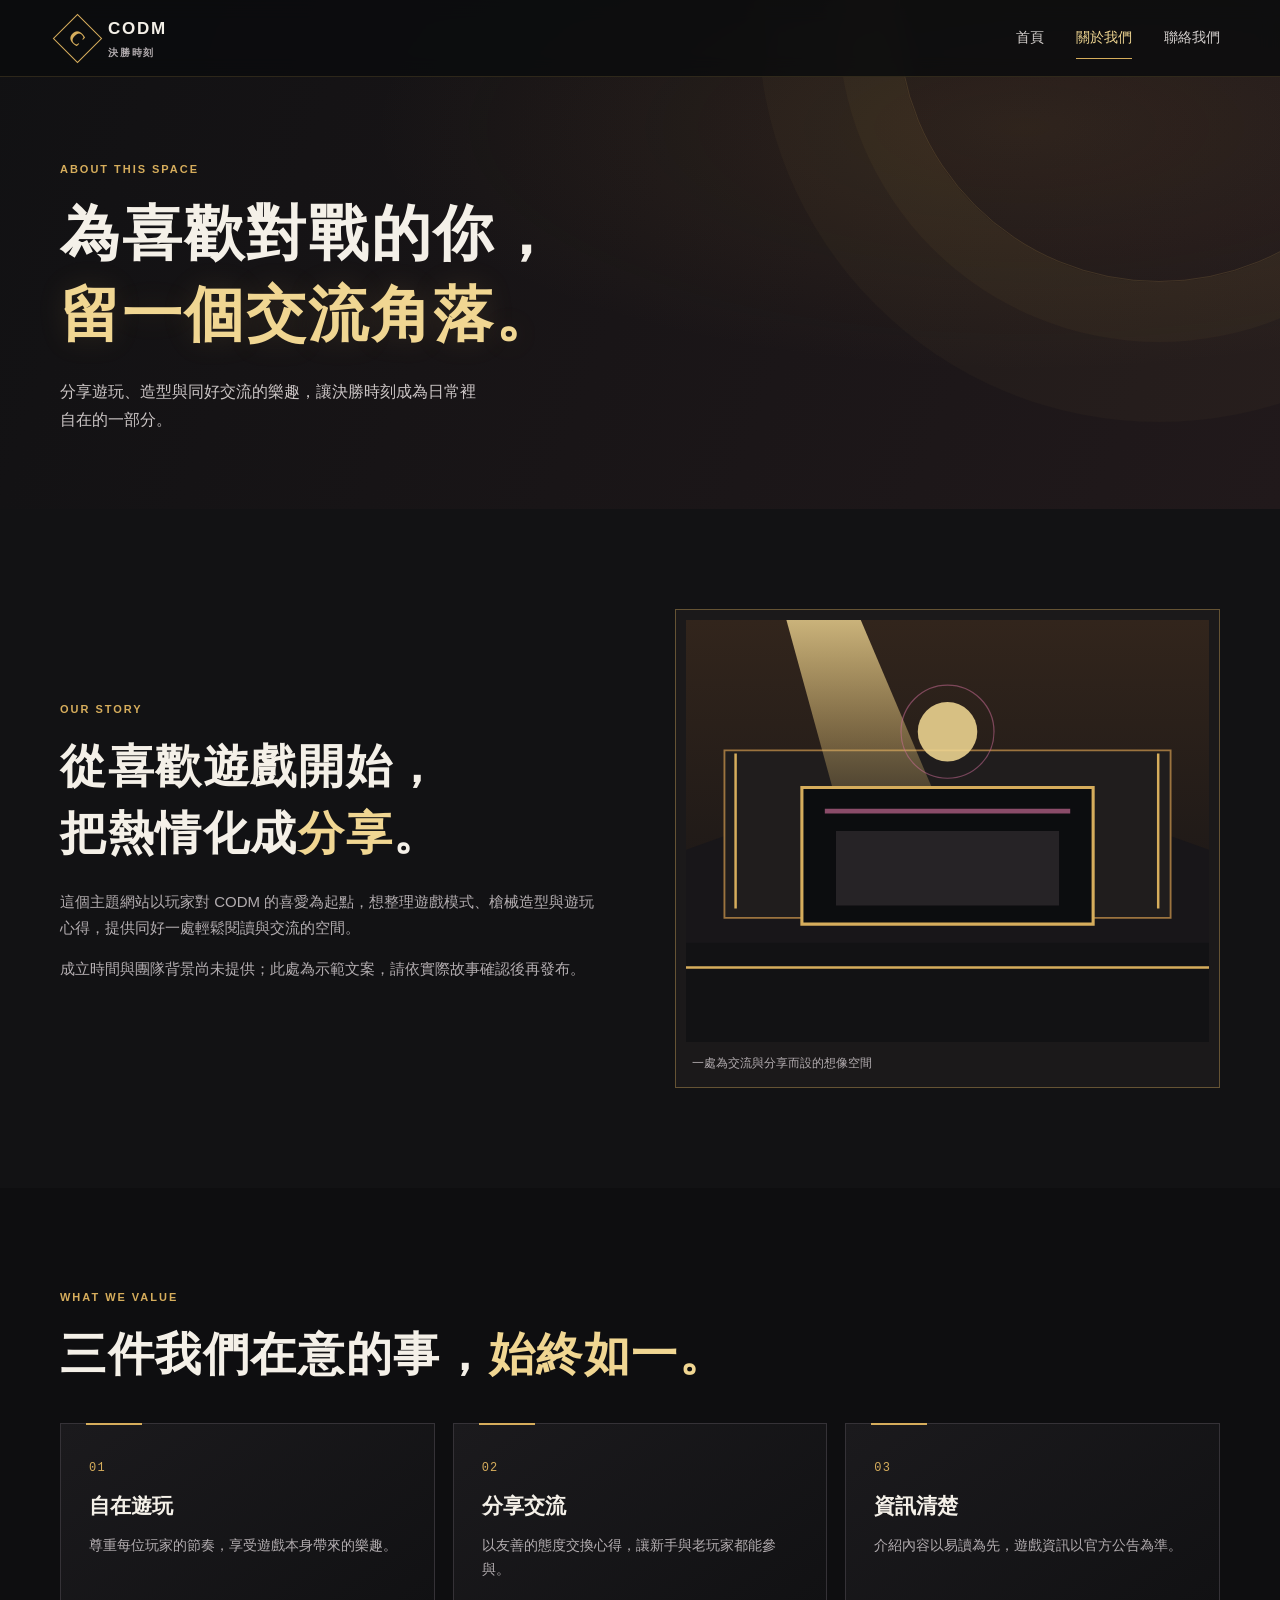
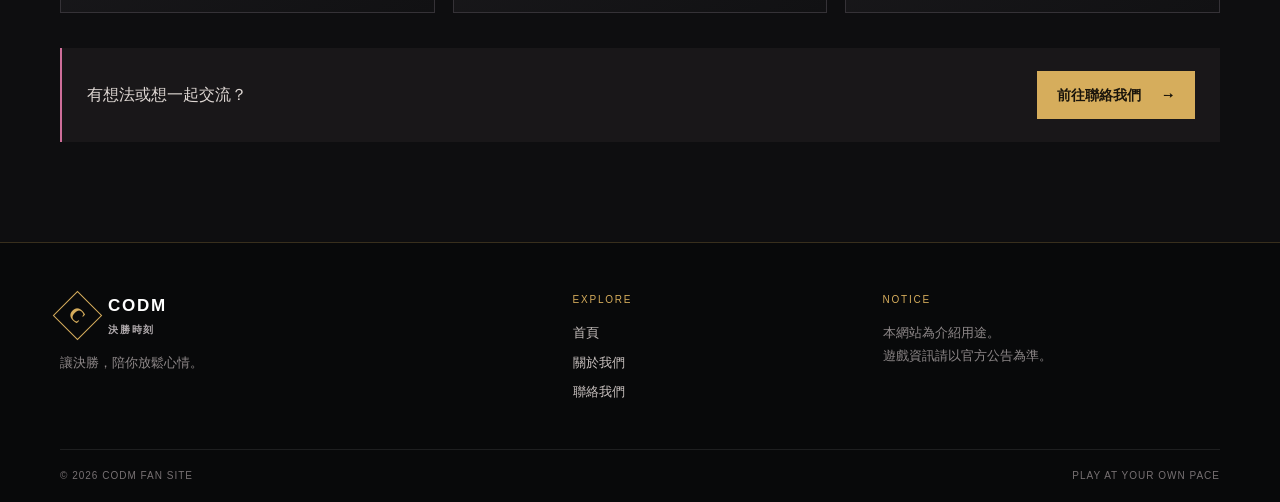
<file: pages/about.html>
﻿<!doctype html>
<html lang="zh-Hant"><head><meta charset="utf-8"><meta name="viewport" content="width=device-width, initial-scale=1"><meta name="description" content="認識 CODM 決勝時刻主題網站的故事與理念。"><title>關於我們｜CODM 決勝時刻</title><link rel="stylesheet" href="assets/css/site.css"></head>
<body><header class="site-header"><nav class="nav wrap" aria-label="主要導覽"><a class="brand" href="index.html"><span class="brand-mark" aria-hidden="true">C</span><span>CODM<small>決勝時刻</small></span></a><button class="menu-toggle" type="button" aria-expanded="false" aria-controls="site-menu" aria-label="開啟導覽選單">☰</button><div class="menu" id="site-menu"><a href="index.html">首頁</a><a href="about.html" aria-current="page">關於我們</a><a href="contact.html">聯絡我們</a></div></nav></header>
<main><section class="page-hero"><div class="wrap"><p class="kicker">ABOUT THIS SPACE</p><h1>為喜歡對戰的你，<br><em>留一個交流角落。</em></h1><p class="lead">分享遊玩、造型與同好交流的樂趣，讓決勝時刻成為日常裡自在的一部分。</p></div></section><section class="section story"><div class="wrap story-grid"><div><p class="kicker">OUR STORY</p><h2>從喜歡遊戲開始，<br>把熱情化成<strong>分享</strong>。</h2><p class="body-copy">這個主題網站以玩家對 CODM 的喜愛為起點，想整理遊戲模式、槍械造型與遊玩心得，提供同好一處輕鬆閱讀與交流的空間。</p><p class="body-copy">成立時間與團隊背景尚未提供；此處為示範文案，請依實際故事確認後再發布。</p></div><figure class="environment"><img src="assets/images/environment.svg" alt="金色燈光映照的遊戲交流空間示意插畫"><figcaption>一處為交流與分享而設的想像空間</figcaption></figure></div></section><section class="section values"><div class="wrap"><p class="kicker">WHAT WE VALUE</p><h2>三件我們在意的事，<strong>始終如一。</strong></h2><div class="value-grid"><article><span class="feature-number">01</span><h3>自在遊玩</h3><p>尊重每位玩家的節奏，享受遊戲本身帶來的樂趣。</p></article><article><span class="feature-number">02</span><h3>分享交流</h3><p>以友善的態度交換心得，讓新手與老玩家都能參與。</p></article><article><span class="feature-number">03</span><h3>資訊清楚</h3><p>介紹內容以易讀為先，遊戲資訊以官方公告為準。</p></article></div><div class="about-cta"><p>有想法或想一起交流？</p><a class="button" href="contact.html">前往聯絡我們 <span aria-hidden="true">→</span></a></div></div></section></main>
<footer class="footer"><div class="wrap footer-main"><div><a class="brand footer-brand" href="index.html"><span class="brand-mark" aria-hidden="true">C</span><span>CODM<small>決勝時刻</small></span></a><p>讓決勝，陪你放鬆心情。</p></div><div><p class="footer-label">EXPLORE</p><a href="index.html">首頁</a><a href="about.html">關於我們</a><a href="contact.html">聯絡我們</a></div><div><p class="footer-label">NOTICE</p><p>本網站為介紹用途。<br>遊戲資訊請以官方公告為準。</p></div></div><div class="wrap footer-bottom"><span>© 2026 CODM FAN SITE</span><span>PLAY AT YOUR OWN PACE</span></div></footer><script src="assets/js/site.js" defer></script></body></html>
</file>
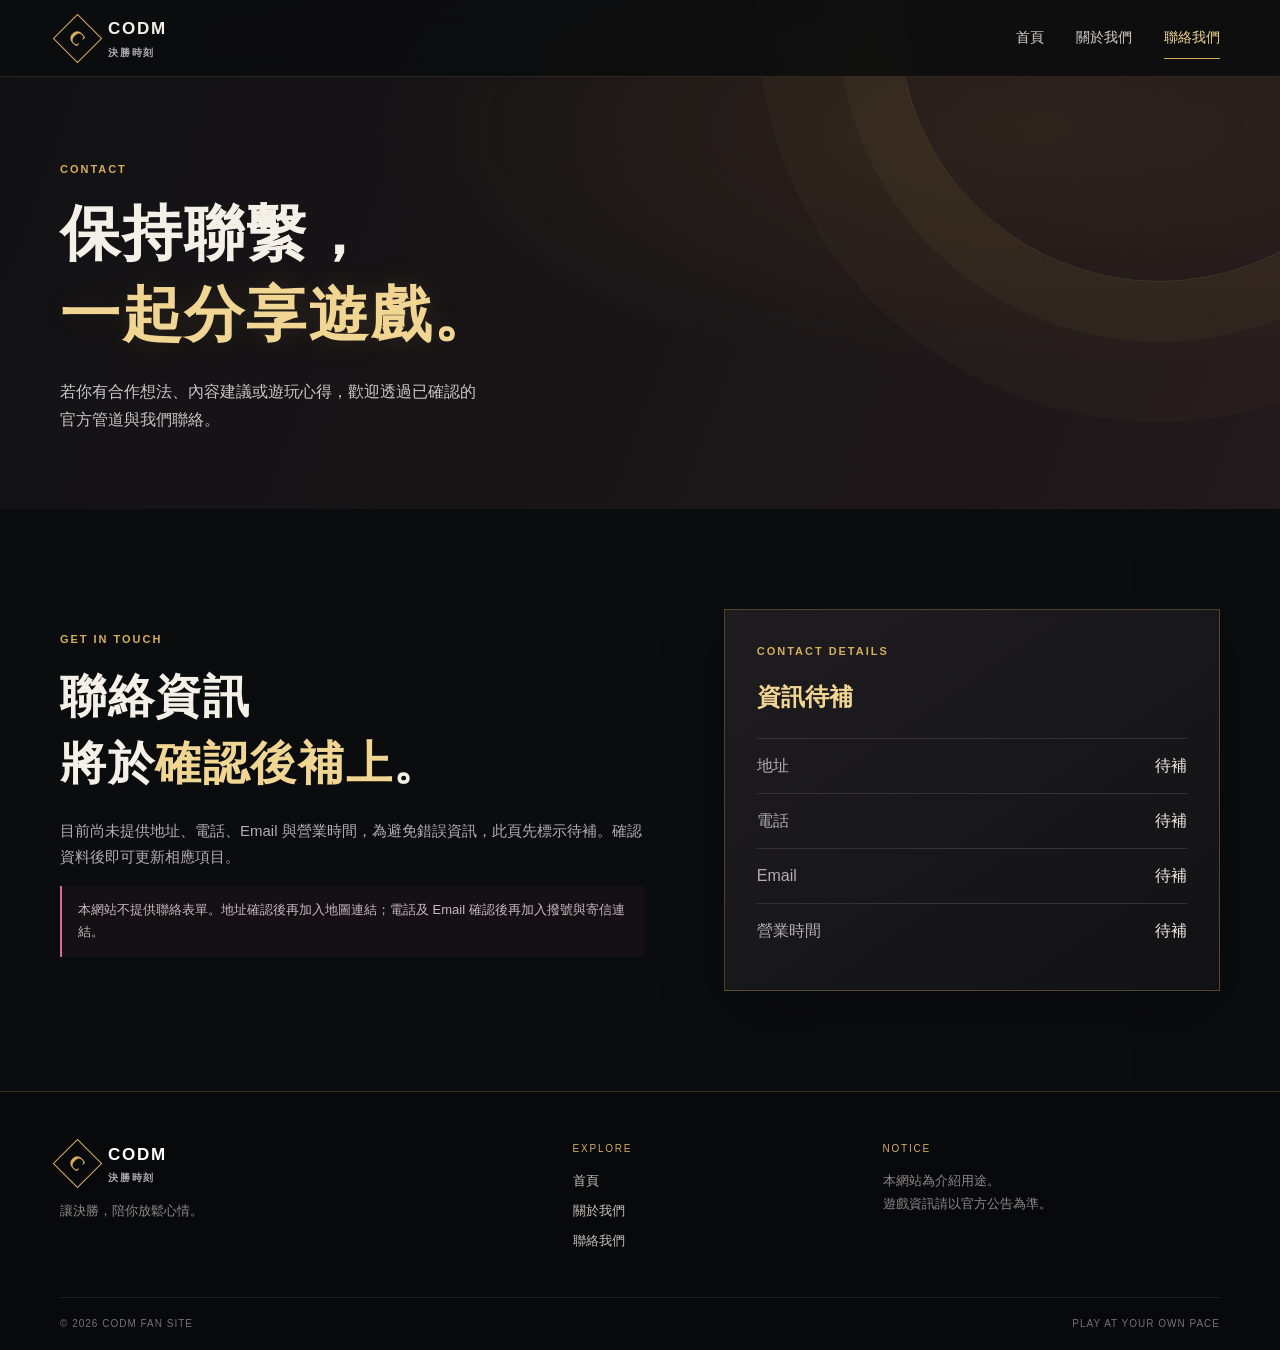
<file: pages/contact.html>
﻿<!doctype html>
<html lang="zh-Hant"><head><meta charset="utf-8"><meta name="viewport" content="width=device-width, initial-scale=1"><meta name="description" content="CODM 決勝時刻主題網站聯絡資訊。"><title>聯絡我們｜CODM 決勝時刻</title><link rel="stylesheet" href="assets/css/site.css"></head>
<body><header class="site-header"><nav class="nav wrap" aria-label="主要導覽"><a class="brand" href="index.html"><span class="brand-mark" aria-hidden="true">C</span><span>CODM<small>決勝時刻</small></span></a><button class="menu-toggle" type="button" aria-expanded="false" aria-controls="site-menu" aria-label="開啟導覽選單">☰</button><div class="menu" id="site-menu"><a href="index.html">首頁</a><a href="about.html">關於我們</a><a href="contact.html" aria-current="page">聯絡我們</a></div></nav></header>
<main><section class="page-hero"><div class="wrap"><p class="kicker">CONTACT</p><h1>保持聯繫，<br><em>一起分享遊戲。</em></h1><p class="lead">若你有合作想法、內容建議或遊玩心得，歡迎透過已確認的官方管道與我們聯絡。</p></div></section><section class="section"><div class="wrap contact-grid"><div><p class="kicker">GET IN TOUCH</p><h2>聯絡資訊<br>將於<strong>確認後補上</strong>。</h2><p class="body-copy">目前尚未提供地址、電話、Email 與營業時間，為避免錯誤資訊，此頁先標示待補。確認資料後即可更新相應項目。</p><p class="note">本網站不提供聯絡表單。地址確認後再加入地圖連結；電話及 Email 確認後再加入撥號與寄信連結。</p></div><aside class="contact-card"><p class="kicker">CONTACT DETAILS</p><h3>資訊待補</h3><dl><div><dt>地址</dt><dd>待補</dd></div><div><dt>電話</dt><dd>待補</dd></div><div><dt>Email</dt><dd>待補</dd></div><div><dt>營業時間</dt><dd>待補</dd></div></dl></aside></div></section></main>
<footer class="footer"><div class="wrap footer-main"><div><a class="brand footer-brand" href="index.html"><span class="brand-mark" aria-hidden="true">C</span><span>CODM<small>決勝時刻</small></span></a><p>讓決勝，陪你放鬆心情。</p></div><div><p class="footer-label">EXPLORE</p><a href="index.html">首頁</a><a href="about.html">關於我們</a><a href="contact.html">聯絡我們</a></div><div><p class="footer-label">NOTICE</p><p>本網站為介紹用途。<br>遊戲資訊請以官方公告為準。</p></div></div><div class="wrap footer-bottom"><span>© 2026 CODM FAN SITE</span><span>PLAY AT YOUR OWN PACE</span></div></footer><script src="assets/js/site.js" defer></script></body></html>
</file>
<file: pages/assets/css/site.css>
﻿:root{--black:#0b0c0e;--panel:#141518;--panel2:#1c1b1d;--gold:#d6ad5c;--gold-light:#f0d692;--pink:#cf6e9a;--ink:#f4f0e8;--muted:#b3adb0;--line:#353237;--sans:"Noto Sans TC","Microsoft JhengHei",sans-serif;--serif:"Noto Sans TC","Microsoft JhengHei",sans-serif}*{box-sizing:border-box}html{scroll-behavior:smooth}body{margin:0;background:var(--black);color:var(--ink);font-family:var(--sans);line-height:1.75}a{color:inherit;text-decoration:none}button{font:inherit}.wrap{width:min(1160px,calc(100% - 48px));margin-inline:auto}.site-header{position:absolute;inset:0 0 auto;z-index:5;color:var(--ink);background:#0b0c0ed9;border-bottom:1px solid #d6ad5c2b;backdrop-filter:blur(10px)}.nav{min-height:76px;display:flex;align-items:center;justify-content:space-between}.brand{display:flex;align-items:center;gap:11px;font-weight:800;font-size:17px;letter-spacing:.1em}.brand small{display:block;color:var(--muted);font-size:10px;letter-spacing:.18em}.brand-mark{display:grid;place-items:center;width:35px;height:35px;border:1px solid var(--gold);color:var(--gold);font:800 20px Georgia,serif;transform:rotate(45deg)}.brand-mark+span{padding-left:2px}.menu{display:flex;align-items:center;gap:32px;font-size:14px}.menu a{padding:8px 0;border-bottom:1px solid transparent;color:#d6d1cf}.menu a:hover,.menu a[aria-current=page]{color:var(--gold-light);border-color:var(--gold)}.menu-toggle{display:none;width:42px;height:42px;background:transparent;border:1px solid #d6ad5c70;color:var(--gold-light);font-size:21px}.hero{position:relative;overflow:hidden;min-height:720px;background:radial-gradient(ellipse at 78% 38%,#754c3029 0,transparent 39%),linear-gradient(115deg,#0b0c0e,#121114 58%,#1b1718)}.hero:before,.page-hero:before{content:"";position:absolute;right:-200px;top:80px;width:630px;height:630px;border:1px solid #d6ad5c2b;border-radius:50%;box-shadow:0 0 0 60px #d6ad5c0a,0 0 0 140px #d6ad5c08}.hero-grid{position:relative;z-index:1;min-height:720px;padding-top:120px;padding-bottom:60px;display:grid;grid-template-columns:.95fr 1.05fr;gap:50px;align-items:center}.kicker{margin:0 0 14px;color:var(--gold);font-size:11px;font-weight:700;letter-spacing:.18em}.hero h1,.page-hero h1{margin:0;font-size:clamp(42px,5vw,66px);line-height:1.35;letter-spacing:.035em;font-weight:900}.hero h1 em,.page-hero h1 em{font-style:normal;color:var(--gold-light);text-shadow:0 0 30px #d6ad5c24}.lead{max-width:48ch;margin:23px 0;color:#cbc5c5;font-size:16px}.actions{display:flex;gap:12px;flex-wrap:wrap;margin-top:28px}.button{display:inline-flex;justify-content:center;align-items:center;gap:20px;min-height:48px;padding:11px 19px;background:var(--gold);color:#19140b;font-weight:1000;font-size:14px;border:1px solid var(--gold);transition:.2s}.button:hover{background:var(--gold-light);transform:translateY(-2px)}.button-outline{background:transparent;color:var(--gold-light);border-color:#d6ad5c8a}.button-outline:hover{background:#d6ad5c18}.signature{margin-top:24px;color:var(--pink);font-size:13px;letter-spacing:.08em}.hero-image{position:relative;padding:12px;border:1px solid #d6ad5c75;background:linear-gradient(145deg,#d6ad5c22,#cf6e9a0c);box-shadow:0 24px 80px #0009}.hero-image:after{content:"";position:absolute;inset:22px;border:1px solid #ffffff24;pointer-events:none}.hero-image img{display:block;width:100%;aspect-ratio:1.25;object-fit:cover}.image-label{position:absolute;z-index:1;left:30px;bottom:27px;padding:7px 10px;color:#fff;background:#0b0c0ed9;font-size:10px;letter-spacing:.17em}.hero-index{position:absolute;right:4%;bottom:30px;color:#d6ad5c80;font:12px monospace;letter-spacing:.15em}.section{padding:100px 0}.intro{background:#121214}.intro-grid{display:grid;grid-template-columns:1fr 1fr;gap:80px;align-items:center}.section h2,.cta h2{margin:0 0 22px;font-size:clamp(30px,4vw,46px);line-height:1.45;letter-spacing:.035em}.section h2 strong,.cta h2 strong{color:var(--gold-light)}.body-copy{color:var(--muted);font-size:15px}.note{padding:13px 16px;border-left:2px solid var(--pink);background:#cf6e9a0c;color:#c9b8c0;font-size:13px}.features{background:linear-gradient(180deg,#0b0c0e,#151316)}.features h2{margin-bottom:38px}.feature-grid{display:grid;grid-template-columns:repeat(3,1fr);gap:18px}.feature-card,.value-grid article{position:relative;min-height:245px;padding:28px;background:linear-gradient(145deg,#1b1a1d,#111113);border:1px solid var(--line)}.feature-card:before,.value-grid article:before{position:absolute;top:-1px;left:25px;width:56px;height:2px;background:var(--gold);content:""}.feature-number{color:var(--gold);font:12px monospace;letter-spacing:.1em}.feature-icon{display:block;margin:20px 0 4px;color:var(--pink);font-size:27px}.feature-card h3,.value-grid h3{margin:8px 0;font-size:21px}.feature-card p,.value-grid p{margin:0;color:var(--muted);font-size:14px}.cta{padding:70px 0;background:linear-gradient(100deg,#261b14,#171416 55%,#23151d);border-block:1px solid #d6ad5c35}.cta-inner{display:flex;align-items:center;justify-content:space-between;gap:35px}.cta h2{margin:0}.cta .kicker{color:var(--pink)}.page-hero{position:relative;overflow:hidden;padding:160px 0 75px;min-height:390px;background:radial-gradient(ellipse at 80% 25%,#9a6d3325,transparent 45%),linear-gradient(110deg,#111113,#21191b)}.page-hero:before{top:-240px;right:-140px;width:520px;height:520px}.page-hero .wrap{position:relative;z-index:1}.page-hero h1{font-size:clamp(38px,5vw,60px)}.page-hero .lead{margin-bottom:0}.story{background:#121214}.story-grid{display:grid;grid-template-columns:1fr 1fr;align-items:center;gap:70px}.environment{margin:0;padding:10px;border:1px solid #d6ad5c65;background:#1b191a}.environment img{display:block;width:100%;aspect-ratio:1.24;object-fit:cover}.environment figcaption{padding:11px 6px 3px;color:var(--muted);font-size:12px}.values{background:#0e0e10}.value-grid{display:grid;grid-template-columns:repeat(3,1fr);gap:18px;margin-top:35px}.value-grid article{min-height:190px}.about-cta{display:flex;align-items:center;justify-content:space-between;gap:20px;margin-top:35px;padding:23px 25px;background:#191719;border-left:2px solid var(--pink)}.about-cta p{margin:0;color:#ded7d3}.contact-grid{display:grid;grid-template-columns:1fr .85fr;gap:80px;align-items:center}.contact-card{padding:32px;background:linear-gradient(145deg,#1e1c1e,#121214);border:1px solid #d6ad5c4d;box-shadow:0 20px 60px #0005}.contact-card h3{margin:0 0 20px;color:var(--gold-light);font-size:24px}.contact-card dl{margin:0}.contact-card dl div{display:flex;justify-content:space-between;gap:20px;padding:13px 0;border-top:1px solid var(--line)}.contact-card dt{color:var(--muted)}.contact-card dd{margin:0;color:#eee7df}.footer{padding:48px 0 0;background:#08090a;border-top:1px solid #d6ad5c3b;color:#c8c1bf}.footer-main{display:grid;grid-template-columns:1.4fr .8fr 1fr;gap:40px;padding-bottom:38px}.footer-brand{color:#fff}.footer-main>div:first-child>p,.footer-main>div:last-child>p:last-child{color:#8e8889;font-size:13px}.footer-label{margin:0 0 13px;color:var(--gold);font-size:10px;letter-spacing:.18em}.footer-main>div:nth-child(2)>a{display:block;margin:7px 0;font-size:13px}.footer-bottom{display:flex;justify-content:space-between;gap:18px;padding:17px 0;border-top:1px solid #ffffff17;color:#777173;font-size:10px;letter-spacing:.1em}a:focus-visible,button:focus-visible{outline:3px solid var(--pink);outline-offset:3px}@media(max-width:780px){.wrap{width:calc(100% - 36px)}.nav{min-height:68px}.menu-toggle{display:block}.menu{position:absolute;top:68px;left:0;right:0;display:grid;gap:0;max-height:0;overflow:hidden;background:#101012;transition:max-height .25s ease}.menu.is-open{max-height:210px;border-top:1px solid #d6ad5c35}.menu a{padding:13px 20px;border-bottom:1px solid #ffffff14}.hero-grid{min-height:unset;padding-top:115px;grid-template-columns:1fr;gap:26px}.hero h1{font-size:48px}.hero-image img{aspect-ratio:1.5}.hero-index{bottom:15px}.section{padding:72px 0}.intro-grid,.story-grid,.contact-grid{grid-template-columns:1fr;gap:25px}.feature-grid,.value-grid{grid-template-columns:1fr}.feature-card{min-height:unset}.page-hero{padding:125px 0 55px;min-height:340px}.page-hero h1{font-size:40px}.cta-inner{align-items:flex-start;flex-direction:column}.about-cta{align-items:flex-start;flex-direction:column}.contact-card{padding:25px}.footer-main{grid-template-columns:1fr 1fr;gap:26px}.footer-main>div:first-child{grid-column:1/-1}}@media(max-width:450px){.hero h1{font-size:39px}.lead{font-size:14px}.footer-main{grid-template-columns:1fr}.footer-main>div:first-child{grid-column:auto}.footer-bottom{flex-direction:column;gap:6px}}
</file>
